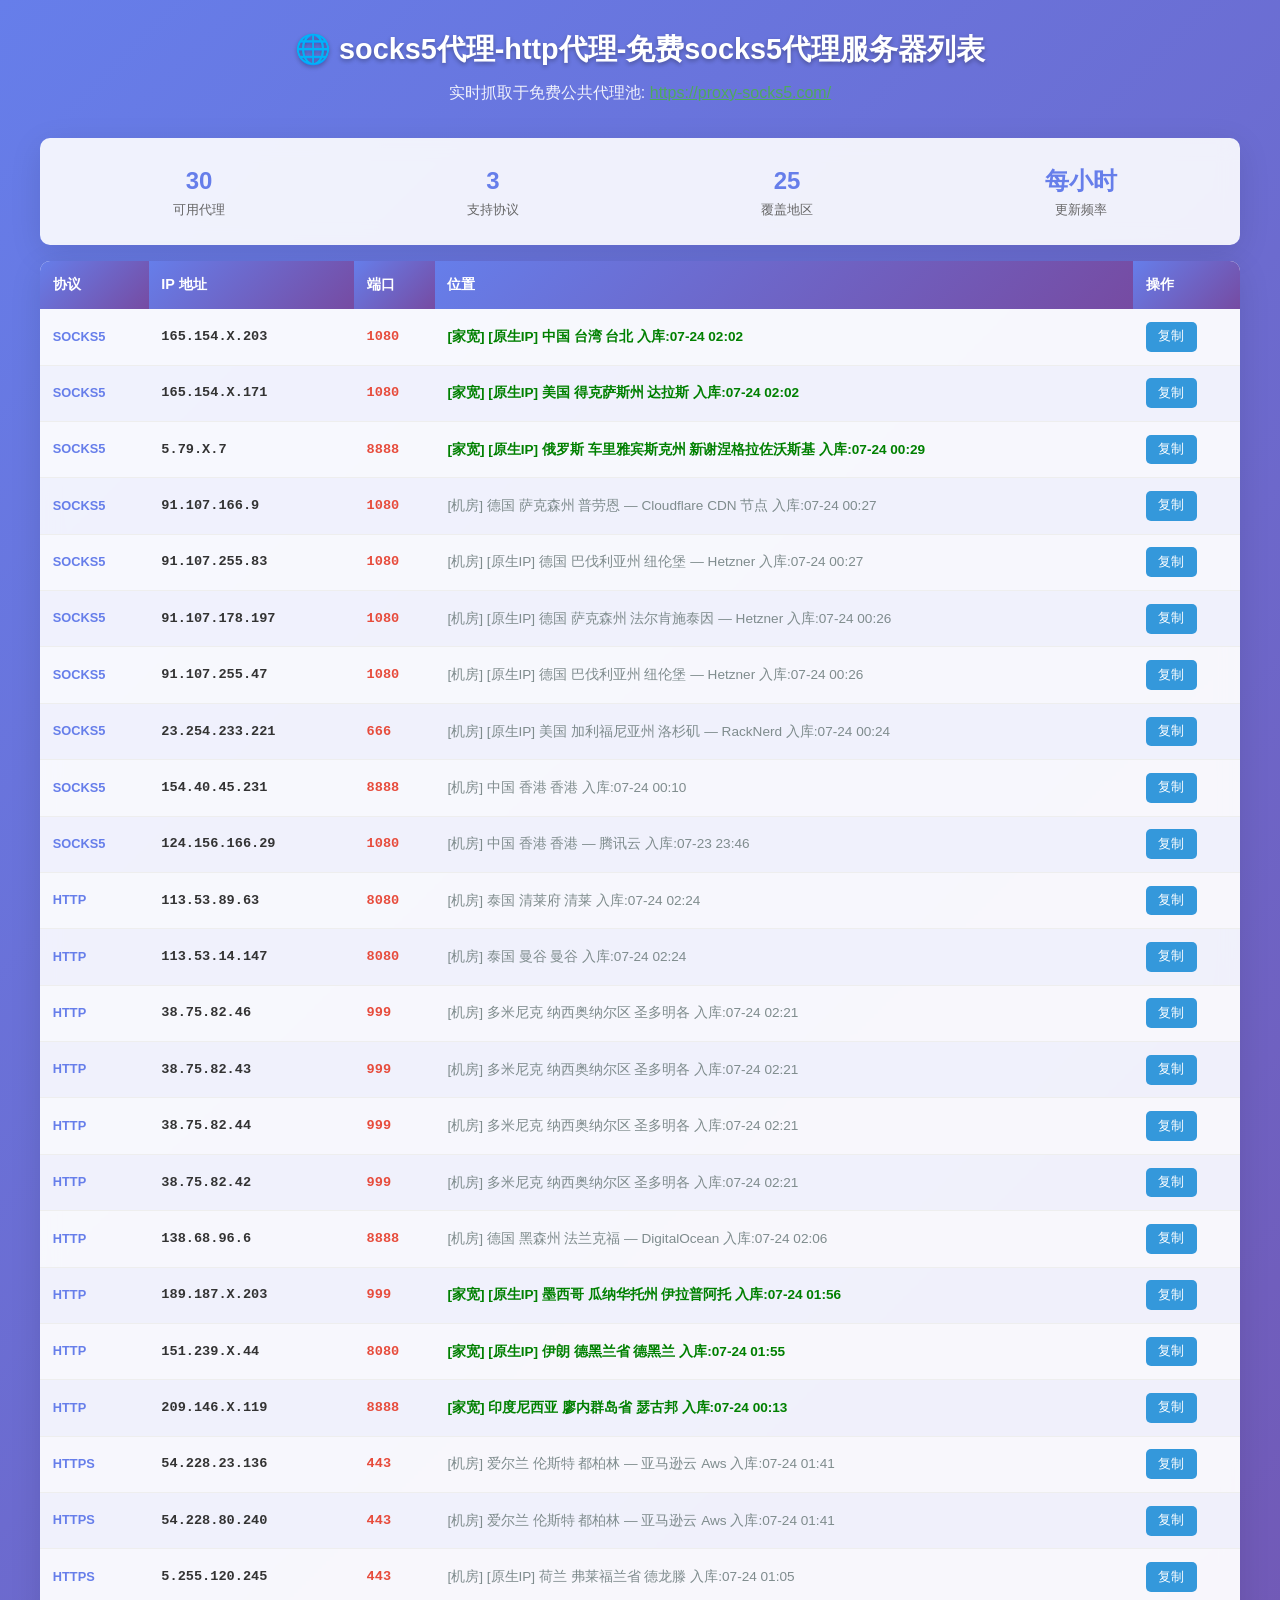
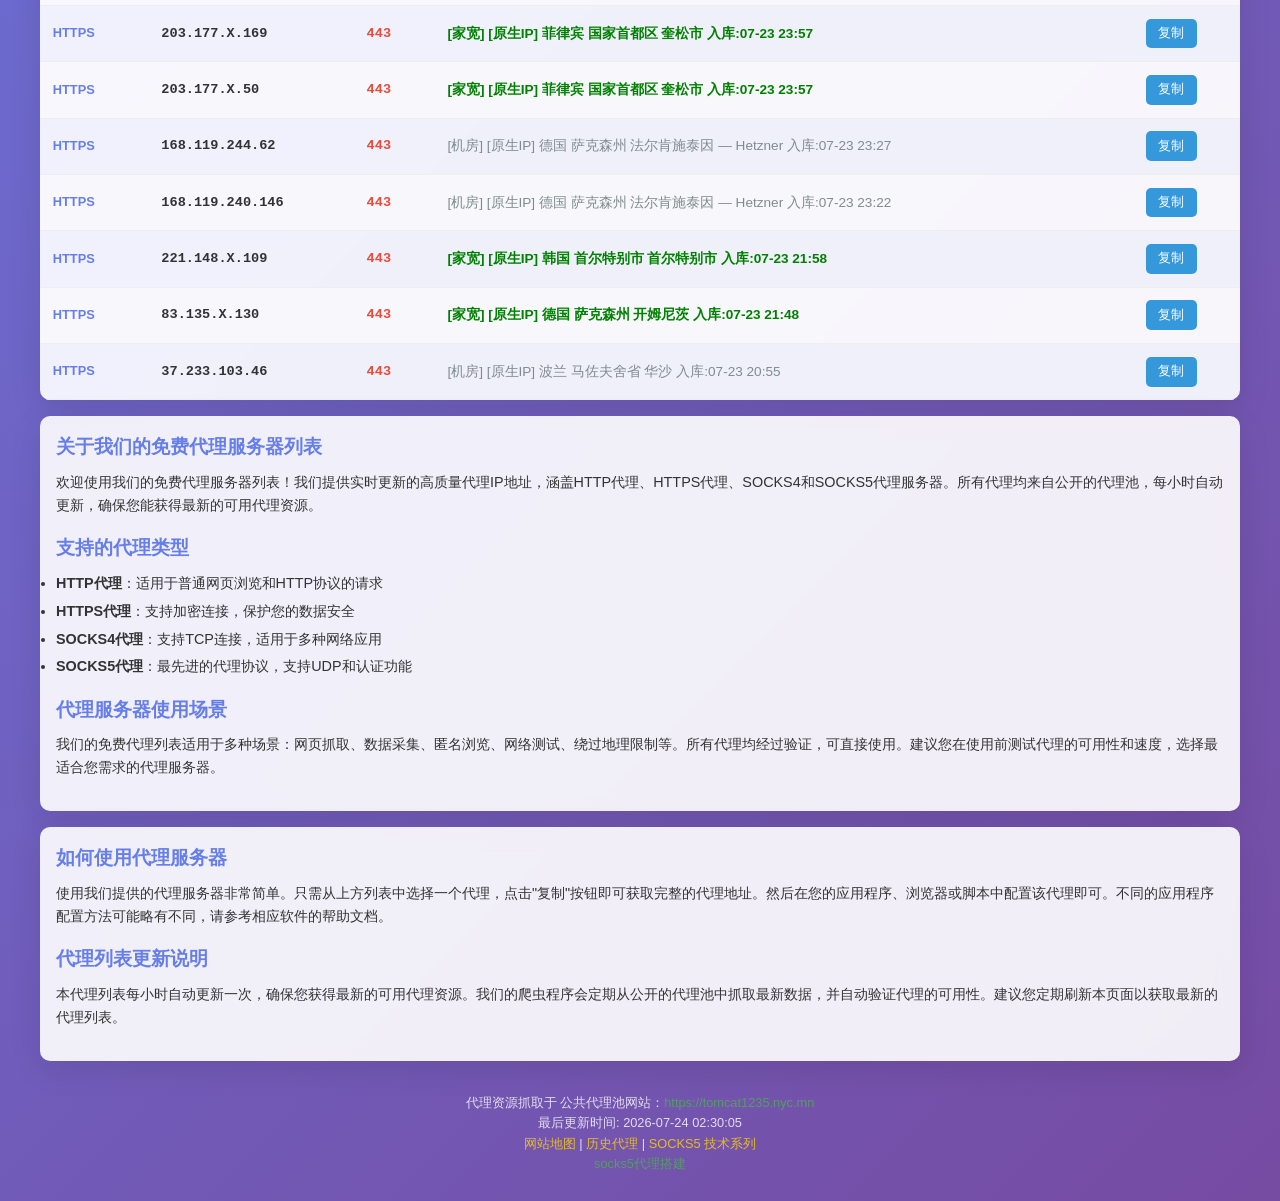
<file: index.html>
<!DOCTYPE html>
<html lang="zh-CN">
<head>
    <!-- 基础 Meta 标签 -->
    <meta charset="UTF-8">
    <meta name="viewport" content="width=device-width, initial-scale=1.0, maximum-scale=1.0, user-scalable=no">
    <meta http-equiv="X-UA-Compatible" content="IE=edge">
    
    <!-- SEO Meta 标签 -->
    <title>socks5代理-http代理-免费socks5代理服务器列表</title>
    <meta name="description" content="提供实时更新的免费HTTP、HTTPS、SOCKS4、SOCKS5代理服务器列表，覆盖全球多个国家和地区 覆盖全球25个国家和地区，30个可用代理IP，每小时更新，完全免费使用。">
    <meta name="keywords" content="免费代理,免费socks5代理代,理服务器,HTTP代理,HTTPS代理,SOCKS代理,SOCKS5,代理IP,代理列表,免费代理IP,高匿代理,匿名代理">
    <meta name="author" content="Free Proxy List">
    <meta name="robots" content="index, follow">
    <meta name="googlebot" content="index, follow">
    <meta name="bingbot" content="index, follow">
    
    <!-- Open Graph 标签 (社交媒体分享) -->
    <meta property="og:title" content="socks5代理-http代理-免费socks5代理服务器列表">
    <meta property="og:description" content="提供30个实时更新的免费代理服务器，提供实时更新的免费HTTP、HTTPS、SOCKS4、SOCKS5代理服务器列表，覆盖全球多个国家和地区">
    <meta property="og:type" content="website">
    <meta property="og:url" content="https://socks5-proxy.github.io">
    <meta property="og:image" content="https://socks5-proxy.github.io/proxy-list-preview.jpg">
    <meta property="og:locale" content="zh_CN">
    <meta property="og:site_name" content="socks5代理-http代理-免费socks5代理服务器列表">
    
    <!-- Twitter Card 标签 -->
    <meta name="twitter:card" content="summary_large_image">
    <meta name="twitter:title" content="socks5代理-http代理-免费socks5代理服务器列表">
    <meta name="twitter:description" content="提供实时更新的免费HTTP、HTTPS、SOCKS4、SOCKS5代理服务器列表，覆盖全球多个国家和地区">
    <meta name="twitter:image" content="https://socks5-proxy.github.io/proxy-list-preview.jpg">
    
    <!-- 其他 SEO 标签 -->
    <meta name="language" content="Chinese">
    <meta name="revisit-after" content="1 hours">
    <meta name="distribution" content="global">
    <meta name="rating" content="general">
    <link rel="canonical" href="https://socks5-proxy.github.io/">
    
    <!-- 结构化数据 (JSON-LD) -->
    <script type="application/ld+json">
{
  "@context": "https://schema.org",
  "@type": "WebSite",
  "description": "提供实时更新的免费HTTP、HTTPS、SOCKS4、SOCKS5代理服务器列表，覆盖全球多个国家和地区",
  "name": "socks5代理-http代理-免费socks5代理服务器列表",
  "potentialAction": {
    "@type": "SearchAction",
    "query-input": "required name=search_term_string",
    "target": "https://socks5-proxy.github.io/?q={search_term_string}"
  },
  "url": "https://socks5-proxy.github.io"
}
    </script>
    
    <!-- Favicon -->
    <link rel="icon" type="image/x-icon" href="/favicon.ico">
    <link rel="apple-touch-icon" sizes="180x180" href="/apple-touch-icon.png">
    
    <style>
        * {
            margin: 0;
            padding: 0;
            box-sizing: border-box;
        }
        
        body {
            font-family: -apple-system, BlinkMacSystemFont, 'Segoe UI', Roboto, Oxygen, Ubuntu, Cantarell, 'Open Sans', 'Helvetica Neue', sans-serif;
            background: linear-gradient(135deg, #667eea 0%, #764ba2 100%);
            color: #333;
            line-height: 1.6;
            padding: 10px;
        }
        
        .container {
            max-width: 1200px;
            margin: 0 auto;
        }
        
        header {
            text-align: center;
            padding: 1rem 0;
            color: white;
            animation: fadeInDown 1s ease;
        }
        
        h1 {
            font-size: 1.8rem;
            margin-bottom: 0.5rem;
            text-shadow: 0 2px 4px rgba(0,0,0,0.3);
        }
        
        .subtitle {
            font-size: 1rem;
            opacity: 0.9;
        }
        .subtitle a { color: #4CAF50; }
        
        .stats {
            background: rgba(255, 255, 255, 0.9);
            border-radius: 10px;
            padding: 1rem;
            margin: 1rem 0;
            box-shadow: 0 8px 32px rgba(0,0,0,0.1);
            backdrop-filter: blur(10px);
            animation: fadeInUp 1s ease;
        }
        
        .stats-grid {
            display: grid;
            grid-template-columns: repeat(auto-fit, minmax(150px, 1fr));
            gap: 0.5rem;
            text-align: center;
        }
        
        .stat-item {
            padding: 0.5rem;
        }
        
        .stat-number {
            font-size: 1.5rem;
            font-weight: bold;
            color: #667eea;
        }
        
        .stat-label {
            font-size: 0.8rem;
            color: #666;
        }
        
        .proxy-table {
            background: rgba(255, 255, 255, 0.95);
            border-radius: 10px;
            overflow: hidden;
            box-shadow: 0 8px 32px rgba(0,0,0,0.1);
            backdrop-filter: blur(10px);
            animation: fadeIn 1.5s ease;
            margin-bottom: 1rem;
        }
        
        table {
            width: 100%;
            border-collapse: collapse;
        }
        
        th {
            background: linear-gradient(135deg, #667eea 0%, #764ba2 100%);
            color: white;
            padding: 0.8rem;
            text-align: left;
            font-weight: 600;
            font-size: 0.9rem;
        }
        
        tr:nth-child(even) {
            background-color: rgba(102, 126, 234, 0.05);
        }
        
        td {
            padding: 0.8rem;
            border-bottom: 1px solid #eee;
            font-size: 0.9rem;
        }
        
        .protocol {
            font-weight: bold;
            color: #667eea;
            text-transform: uppercase;
            font-size: 0.8rem;
        }
        
        .ip {
            font-family: 'Courier New', monospace;
            font-weight: bold;
            font-size: 0.85rem;
        }
        
        .port {
            font-family: 'Courier New', monospace;
            color: #e74c3c;
            font-weight: bold;
            font-size: 0.85rem;
        }
        
        .location {
            color: #7f8c8d;
            font-size: 0.85rem;
        }
        
        .copy-btn {
            background: #3498db;
            color: white;
            border: none;
            padding: 0.4rem 0.8rem;
            border-radius: 5px;
            cursor: pointer;
            font-size: 0.8rem;
            transition: all 0.3s ease;
            white-space: nowrap;
        }
        
        .copy-btn:hover {
            background: #2980b9;
            transform: translateY(-2px);
        }
        
        .copy-btn.copied {
            background: #27ae60;
        }
        
        .footer {
            text-align: center;
            color: white;
            padding: 1rem;
            font-size: 0.8rem;
            opacity: 0.8;
            margin-top: 1rem;
        }
        
        .footer a {
            color: #FFD700;
            text-decoration: none;
        }
        
        .footer a:hover {
            text-decoration: underline;
        }
        
        #copy-notification {
            position: fixed;
            top: 20px;
            right: 20px;
            background: #27ae60;
            color: white;
            padding: 1rem 2rem;
            border-radius: 5px;
            box-shadow: 0 4px 12px rgba(0,0,0,0.15);
            font-weight: bold;
            z-index: 1000;
            opacity: 0;
            transform: translateY(-20px);
            transition: all 0.3s ease;
        }
        
        #copy-notification.show {
            opacity: 1;
            transform: translateY(0);
        }
        
        .seo-content {
            background: rgba(255, 255, 255, 0.9);
            border-radius: 10px;
            padding: 1rem;
            margin: 1rem 0;
            box-shadow: 0 8px 32px rgba(0,0,0,0.1);
            backdrop-filter: blur(10px);
        }
        
        .seo-content h2 {
            color: #667eea;
            font-size: 1.2rem;
            margin-bottom: 0.5rem;
        }
        
        .seo-content p, .seo-content ul {
            font-size: 0.9rem;
            margin-bottom: 1rem;
        }
        
        .seo-content li {
            margin-bottom: 0.3rem;
        }
        
        @keyframes fadeIn {
            from { opacity: 0; }
            to { opacity: 1; }
        }
        
        @keyframes fadeInDown {
            from {
                opacity: 0;
                transform: translateY(-30px);
            }
            to {
                opacity: 1;
                transform: translateY(0);
            }
        }
        
        @keyframes fadeInUp {
            from {
                opacity: 0;
                transform: translateY(30px);
            }
            to {
                opacity: 1;
                transform: translateY(0);
            }
        }
        
        /* 移动端优化 */
        @media (max-width: 768px) {
            body {
                padding: 5px;
            }
            
            .container {
                padding: 0 5px;
            }
            
            h1 {
                font-size: 1.5rem;
            }
            
            .subtitle {
                font-size: 0.9rem;
            }
            
            .stats {
                padding: 0.8rem;
            }
            
            .stats-grid {
                grid-template-columns: 1fr 1fr;
                gap: 0.5rem;
            }
            
            .stat-item {
                padding: 0.4rem;
            }
            
            .stat-number {
                font-size: 1.2rem;
            }
            
            .stat-label {
                font-size: 0.7rem;
            }
            
            th, td {
                padding: 0.5rem;
                font-size: 0.8rem;
            }
            
            .proxy-table {
                overflow-x: auto;
                margin-bottom: 1rem;
            }
            
            table {
                min-width: 600px;
            }
            
            .ip, .port, .location {
                font-size: 0.75rem;
            }
            
            .copy-btn {
                padding: 0.3rem 0.6rem;
                font-size: 0.7rem;
            }
            
            .footer {
                padding: 0.8rem;
                font-size: 0.7rem;
            }
            
            .seo-content {
                padding: 0.8rem;
            }
            
            .seo-content h2 {
                font-size: 1rem;
            }
            
            .seo-content p, .seo-content ul {
                font-size: 0.8rem;
            }
        }
        
        @media (max-width: 480px) {
            h1 {
                font-size: 1.3rem;
            }
            
            .stats-grid {
                grid-template-columns: 1fr;
            }
            
            th, td {
                padding: 0.4rem;
                font-size: 0.7rem;
            }
            
            .ip, .port, .location {
                font-size: 0.7rem;
            }
            
            .copy-btn {
                padding: 0.2rem 0.5rem;
                font-size: 0.65rem;
            }
        }
    </style>
</head>
<body>
    <div class="container">
        <header>
            <h1>🌐 socks5代理-http代理-免费socks5代理服务器列表</h1>
            <p class="subtitle">实时抓取于免费公共代理池: <a href="https://proxy-socks5.com/" target="_blank" rel="nofollow noopener">https://proxy-socks5.com/</a></p>
        </header>
        
        <div class="stats">
            <div class="stats-grid">
                <div class="stat-item">
                    <div class="stat-number">30</div>
                    <div class="stat-label">可用代理</div>
                </div>
                <div class="stat-item">
                    <div class="stat-number">3</div>
                    <div class="stat-label">支持协议</div>
                </div>
                <div class="stat-item">
                    <div class="stat-number">25</div>
                    <div class="stat-label">覆盖地区</div>
                </div>
                <div class="stat-item">
                    <div class="stat-number">每小时</div>
                    <div class="stat-label">更新频率</div>
                </div>
            </div>
        </div>
        
        <div class="proxy-table">
            <table>
                <thead>
                    <tr>
                        <th>协议</th>
                        <th>IP 地址</th>
                        <th>端口</th>
                        <th>位置</th>
                        <th>操作</th>
                    </tr>
                </thead>
                <tbody>
                    
                    <tr>
                        <td class="protocol">socks5</td>
                        <td class="ip">165.154.X.203</td>
                        <td class="port">1080</td>
                        <td class="location" style="color: green; font-weight: bold;">[家宽] [原生IP] 中国 台湾 台北 入库:07-24 02:02</td>
                        <td><button class="copy-btn" onclick="copyProxy(this, 'socks5://165.154.X.203:1080 [[家宽] [原生IP] 中国 台湾 台北 入库:07-24 02:02]')">复制</button></td>
                    </tr>
                    
                    <tr>
                        <td class="protocol">socks5</td>
                        <td class="ip">165.154.X.171</td>
                        <td class="port">1080</td>
                        <td class="location" style="color: green; font-weight: bold;">[家宽] [原生IP] 美国 得克萨斯州 达拉斯 入库:07-24 02:02</td>
                        <td><button class="copy-btn" onclick="copyProxy(this, 'socks5://165.154.X.171:1080 [[家宽] [原生IP] 美国 得克萨斯州 达拉斯 入库:07-24 02:02]')">复制</button></td>
                    </tr>
                    
                    <tr>
                        <td class="protocol">socks5</td>
                        <td class="ip">5.79.X.7</td>
                        <td class="port">8888</td>
                        <td class="location" style="color: green; font-weight: bold;">[家宽] [原生IP] 俄罗斯 车里雅宾斯克州 新谢涅格拉佐沃斯基 入库:07-24 00:29</td>
                        <td><button class="copy-btn" onclick="copyProxy(this, 'socks5://5.79.X.7:8888 [[家宽] [原生IP] 俄罗斯 车里雅宾斯克州 新谢涅格拉佐沃斯基 入库:07-24 00:29]')">复制</button></td>
                    </tr>
                    
                    <tr>
                        <td class="protocol">socks5</td>
                        <td class="ip">91.107.166.9</td>
                        <td class="port">1080</td>
                        <td class="location">[机房] 德国 萨克森州 普劳恩 — Cloudflare CDN 节点 入库:07-24 00:27</td>
                        <td><button class="copy-btn" onclick="copyProxy(this, 'socks5://91.107.166.9:1080 [[机房] 德国 萨克森州 普劳恩 — Cloudflare CDN 节点 入库:07-24 00:27]')">复制</button></td>
                    </tr>
                    
                    <tr>
                        <td class="protocol">socks5</td>
                        <td class="ip">91.107.255.83</td>
                        <td class="port">1080</td>
                        <td class="location">[机房] [原生IP] 德国 巴伐利亚州 纽伦堡 — Hetzner 入库:07-24 00:27</td>
                        <td><button class="copy-btn" onclick="copyProxy(this, 'socks5://91.107.255.83:1080 [[机房] [原生IP] 德国 巴伐利亚州 纽伦堡 — Hetzner 入库:07-24 00:27]')">复制</button></td>
                    </tr>
                    
                    <tr>
                        <td class="protocol">socks5</td>
                        <td class="ip">91.107.178.197</td>
                        <td class="port">1080</td>
                        <td class="location">[机房] [原生IP] 德国 萨克森州 法尔肯施泰因 — Hetzner 入库:07-24 00:26</td>
                        <td><button class="copy-btn" onclick="copyProxy(this, 'socks5://91.107.178.197:1080 [[机房] [原生IP] 德国 萨克森州 法尔肯施泰因 — Hetzner 入库:07-24 00:26]')">复制</button></td>
                    </tr>
                    
                    <tr>
                        <td class="protocol">socks5</td>
                        <td class="ip">91.107.255.47</td>
                        <td class="port">1080</td>
                        <td class="location">[机房] [原生IP] 德国 巴伐利亚州 纽伦堡 — Hetzner 入库:07-24 00:26</td>
                        <td><button class="copy-btn" onclick="copyProxy(this, 'socks5://91.107.255.47:1080 [[机房] [原生IP] 德国 巴伐利亚州 纽伦堡 — Hetzner 入库:07-24 00:26]')">复制</button></td>
                    </tr>
                    
                    <tr>
                        <td class="protocol">socks5</td>
                        <td class="ip">23.254.233.221</td>
                        <td class="port">666</td>
                        <td class="location">[机房] [原生IP] 美国 加利福尼亚州 洛杉矶 — RackNerd 入库:07-24 00:24</td>
                        <td><button class="copy-btn" onclick="copyProxy(this, 'socks5://23.254.233.221:666 [[机房] [原生IP] 美国 加利福尼亚州 洛杉矶 — RackNerd 入库:07-24 00:24]')">复制</button></td>
                    </tr>
                    
                    <tr>
                        <td class="protocol">socks5</td>
                        <td class="ip">154.40.45.231</td>
                        <td class="port">8888</td>
                        <td class="location">[机房] 中国 香港 香港 入库:07-24 00:10</td>
                        <td><button class="copy-btn" onclick="copyProxy(this, 'socks5://154.40.45.231:8888 [[机房] 中国 香港 香港 入库:07-24 00:10]')">复制</button></td>
                    </tr>
                    
                    <tr>
                        <td class="protocol">socks5</td>
                        <td class="ip">124.156.166.29</td>
                        <td class="port">1080</td>
                        <td class="location">[机房] 中国 香港 香港 — 腾讯云 入库:07-23 23:46</td>
                        <td><button class="copy-btn" onclick="copyProxy(this, 'socks5://124.156.166.29:1080 [[机房] 中国 香港 香港 — 腾讯云 入库:07-23 23:46]')">复制</button></td>
                    </tr>
                    
                    <tr>
                        <td class="protocol">http</td>
                        <td class="ip">113.53.89.63</td>
                        <td class="port">8080</td>
                        <td class="location">[机房] 泰国 清莱府 清莱 入库:07-24 02:24</td>
                        <td><button class="copy-btn" onclick="copyProxy(this, 'http://113.53.89.63:8080 [[机房] 泰国 清莱府 清莱 入库:07-24 02:24]')">复制</button></td>
                    </tr>
                    
                    <tr>
                        <td class="protocol">http</td>
                        <td class="ip">113.53.14.147</td>
                        <td class="port">8080</td>
                        <td class="location">[机房] 泰国 曼谷 曼谷 入库:07-24 02:24</td>
                        <td><button class="copy-btn" onclick="copyProxy(this, 'http://113.53.14.147:8080 [[机房] 泰国 曼谷 曼谷 入库:07-24 02:24]')">复制</button></td>
                    </tr>
                    
                    <tr>
                        <td class="protocol">http</td>
                        <td class="ip">38.75.82.46</td>
                        <td class="port">999</td>
                        <td class="location">[机房] 多米尼克 纳西奥纳尔区 圣多明各 入库:07-24 02:21</td>
                        <td><button class="copy-btn" onclick="copyProxy(this, 'http://38.75.82.46:999 [[机房] 多米尼克 纳西奥纳尔区 圣多明各 入库:07-24 02:21]')">复制</button></td>
                    </tr>
                    
                    <tr>
                        <td class="protocol">http</td>
                        <td class="ip">38.75.82.43</td>
                        <td class="port">999</td>
                        <td class="location">[机房] 多米尼克 纳西奥纳尔区 圣多明各 入库:07-24 02:21</td>
                        <td><button class="copy-btn" onclick="copyProxy(this, 'http://38.75.82.43:999 [[机房] 多米尼克 纳西奥纳尔区 圣多明各 入库:07-24 02:21]')">复制</button></td>
                    </tr>
                    
                    <tr>
                        <td class="protocol">http</td>
                        <td class="ip">38.75.82.44</td>
                        <td class="port">999</td>
                        <td class="location">[机房] 多米尼克 纳西奥纳尔区 圣多明各 入库:07-24 02:21</td>
                        <td><button class="copy-btn" onclick="copyProxy(this, 'http://38.75.82.44:999 [[机房] 多米尼克 纳西奥纳尔区 圣多明各 入库:07-24 02:21]')">复制</button></td>
                    </tr>
                    
                    <tr>
                        <td class="protocol">http</td>
                        <td class="ip">38.75.82.42</td>
                        <td class="port">999</td>
                        <td class="location">[机房] 多米尼克 纳西奥纳尔区 圣多明各 入库:07-24 02:21</td>
                        <td><button class="copy-btn" onclick="copyProxy(this, 'http://38.75.82.42:999 [[机房] 多米尼克 纳西奥纳尔区 圣多明各 入库:07-24 02:21]')">复制</button></td>
                    </tr>
                    
                    <tr>
                        <td class="protocol">http</td>
                        <td class="ip">138.68.96.6</td>
                        <td class="port">8888</td>
                        <td class="location">[机房] 德国 黑森州 法兰克福 — DigitalOcean 入库:07-24 02:06</td>
                        <td><button class="copy-btn" onclick="copyProxy(this, 'http://138.68.96.6:8888 [[机房] 德国 黑森州 法兰克福 — DigitalOcean 入库:07-24 02:06]')">复制</button></td>
                    </tr>
                    
                    <tr>
                        <td class="protocol">http</td>
                        <td class="ip">189.187.X.203</td>
                        <td class="port">999</td>
                        <td class="location" style="color: green; font-weight: bold;">[家宽] [原生IP] 墨西哥 瓜纳华托州 伊拉普阿托 入库:07-24 01:56</td>
                        <td><button class="copy-btn" onclick="copyProxy(this, 'http://189.187.X.203:999 [[家宽] [原生IP] 墨西哥 瓜纳华托州 伊拉普阿托 入库:07-24 01:56]')">复制</button></td>
                    </tr>
                    
                    <tr>
                        <td class="protocol">http</td>
                        <td class="ip">151.239.X.44</td>
                        <td class="port">8080</td>
                        <td class="location" style="color: green; font-weight: bold;">[家宽] [原生IP] 伊朗 德黑兰省 德黑兰 入库:07-24 01:55</td>
                        <td><button class="copy-btn" onclick="copyProxy(this, 'http://151.239.X.44:8080 [[家宽] [原生IP] 伊朗 德黑兰省 德黑兰 入库:07-24 01:55]')">复制</button></td>
                    </tr>
                    
                    <tr>
                        <td class="protocol">http</td>
                        <td class="ip">209.146.X.119</td>
                        <td class="port">8888</td>
                        <td class="location" style="color: green; font-weight: bold;">[家宽] 印度尼西亚 廖内群岛省 瑟古邦 入库:07-24 00:13</td>
                        <td><button class="copy-btn" onclick="copyProxy(this, 'http://209.146.X.119:8888 [[家宽] 印度尼西亚 廖内群岛省 瑟古邦 入库:07-24 00:13]')">复制</button></td>
                    </tr>
                    
                    <tr>
                        <td class="protocol">https</td>
                        <td class="ip">54.228.23.136</td>
                        <td class="port">443</td>
                        <td class="location">[机房] 爱尔兰 伦斯特 都柏林 — 亚马逊云 Aws 入库:07-24 01:41</td>
                        <td><button class="copy-btn" onclick="copyProxy(this, 'https://54.228.23.136:443 [[机房] 爱尔兰 伦斯特 都柏林 — 亚马逊云 Aws 入库:07-24 01:41]')">复制</button></td>
                    </tr>
                    
                    <tr>
                        <td class="protocol">https</td>
                        <td class="ip">54.228.80.240</td>
                        <td class="port">443</td>
                        <td class="location">[机房] 爱尔兰 伦斯特 都柏林 — 亚马逊云 Aws 入库:07-24 01:41</td>
                        <td><button class="copy-btn" onclick="copyProxy(this, 'https://54.228.80.240:443 [[机房] 爱尔兰 伦斯特 都柏林 — 亚马逊云 Aws 入库:07-24 01:41]')">复制</button></td>
                    </tr>
                    
                    <tr>
                        <td class="protocol">https</td>
                        <td class="ip">5.255.120.245</td>
                        <td class="port">443</td>
                        <td class="location">[机房] [原生IP] 荷兰 弗莱福兰省 德龙滕 入库:07-24 01:05</td>
                        <td><button class="copy-btn" onclick="copyProxy(this, 'https://5.255.120.245:443 [[机房] [原生IP] 荷兰 弗莱福兰省 德龙滕 入库:07-24 01:05]')">复制</button></td>
                    </tr>
                    
                    <tr>
                        <td class="protocol">https</td>
                        <td class="ip">203.177.X.169</td>
                        <td class="port">443</td>
                        <td class="location" style="color: green; font-weight: bold;">[家宽] [原生IP] 菲律宾 国家首都区 奎松市 入库:07-23 23:57</td>
                        <td><button class="copy-btn" onclick="copyProxy(this, 'https://203.177.X.169:443 [[家宽] [原生IP] 菲律宾 国家首都区 奎松市 入库:07-23 23:57]')">复制</button></td>
                    </tr>
                    
                    <tr>
                        <td class="protocol">https</td>
                        <td class="ip">203.177.X.50</td>
                        <td class="port">443</td>
                        <td class="location" style="color: green; font-weight: bold;">[家宽] [原生IP] 菲律宾 国家首都区 奎松市 入库:07-23 23:57</td>
                        <td><button class="copy-btn" onclick="copyProxy(this, 'https://203.177.X.50:443 [[家宽] [原生IP] 菲律宾 国家首都区 奎松市 入库:07-23 23:57]')">复制</button></td>
                    </tr>
                    
                    <tr>
                        <td class="protocol">https</td>
                        <td class="ip">168.119.244.62</td>
                        <td class="port">443</td>
                        <td class="location">[机房] [原生IP] 德国 萨克森州 法尔肯施泰因 — Hetzner 入库:07-23 23:27</td>
                        <td><button class="copy-btn" onclick="copyProxy(this, 'https://168.119.244.62:443 [[机房] [原生IP] 德国 萨克森州 法尔肯施泰因 — Hetzner 入库:07-23 23:27]')">复制</button></td>
                    </tr>
                    
                    <tr>
                        <td class="protocol">https</td>
                        <td class="ip">168.119.240.146</td>
                        <td class="port">443</td>
                        <td class="location">[机房] [原生IP] 德国 萨克森州 法尔肯施泰因 — Hetzner 入库:07-23 23:22</td>
                        <td><button class="copy-btn" onclick="copyProxy(this, 'https://168.119.240.146:443 [[机房] [原生IP] 德国 萨克森州 法尔肯施泰因 — Hetzner 入库:07-23 23:22]')">复制</button></td>
                    </tr>
                    
                    <tr>
                        <td class="protocol">https</td>
                        <td class="ip">221.148.X.109</td>
                        <td class="port">443</td>
                        <td class="location" style="color: green; font-weight: bold;">[家宽] [原生IP] 韩国 首尔特别市 首尔特别市 入库:07-23 21:58</td>
                        <td><button class="copy-btn" onclick="copyProxy(this, 'https://221.148.X.109:443 [[家宽] [原生IP] 韩国 首尔特别市 首尔特别市 入库:07-23 21:58]')">复制</button></td>
                    </tr>
                    
                    <tr>
                        <td class="protocol">https</td>
                        <td class="ip">83.135.X.130</td>
                        <td class="port">443</td>
                        <td class="location" style="color: green; font-weight: bold;">[家宽] [原生IP] 德国 萨克森州 开姆尼茨 入库:07-23 21:48</td>
                        <td><button class="copy-btn" onclick="copyProxy(this, 'https://83.135.X.130:443 [[家宽] [原生IP] 德国 萨克森州 开姆尼茨 入库:07-23 21:48]')">复制</button></td>
                    </tr>
                    
                    <tr>
                        <td class="protocol">https</td>
                        <td class="ip">37.233.103.46</td>
                        <td class="port">443</td>
                        <td class="location">[机房] [原生IP] 波兰 马佐夫舍省 华沙 入库:07-23 20:55</td>
                        <td><button class="copy-btn" onclick="copyProxy(this, 'https://37.233.103.46:443 [[机房] [原生IP] 波兰 马佐夫舍省 华沙 入库:07-23 20:55]')">复制</button></td>
                    </tr>
                    
                </tbody>
            </table>
        </div>
        
        <!-- SEO 优化内容 - 移至底部 -->
        <div class="seo-content">
            <h2>关于我们的免费代理服务器列表</h2>
            <p>欢迎使用我们的免费代理服务器列表！我们提供实时更新的高质量代理IP地址，涵盖HTTP代理、HTTPS代理、SOCKS4和SOCKS5代理服务器。所有代理均来自公开的代理池，每小时自动更新，确保您能获得最新的可用代理资源。</p>
            
            <h2>支持的代理类型</h2>
            <ul>
                <li><strong>HTTP代理</strong>：适用于普通网页浏览和HTTP协议的请求</li>
                <li><strong>HTTPS代理</strong>：支持加密连接，保护您的数据安全</li>
                <li><strong>SOCKS4代理</strong>：支持TCP连接，适用于多种网络应用</li>
                <li><strong>SOCKS5代理</strong>：最先进的代理协议，支持UDP和认证功能</li>
            </ul>
            
            <h2>代理服务器使用场景</h2>
            <p>我们的免费代理列表适用于多种场景：网页抓取、数据采集、匿名浏览、网络测试、绕过地理限制等。所有代理均经过验证，可直接使用。建议您在使用前测试代理的可用性和速度，选择最适合您需求的代理服务器。</p>
        </div>
        
        <!-- 额外的 SEO 内容 -->
        <div class="seo-content">
            <h2>如何使用代理服务器</h2>
            <p>使用我们提供的代理服务器非常简单。只需从上方列表中选择一个代理，点击"复制"按钮即可获取完整的代理地址。然后在您的应用程序、浏览器或脚本中配置该代理即可。不同的应用程序配置方法可能略有不同，请参考相应软件的帮助文档。</p>
            
            <h2>代理列表更新说明</h2>
            <p>本代理列表每小时自动更新一次，确保您获得最新的可用代理资源。我们的爬虫程序会定期从公开的代理池中抓取最新数据，并自动验证代理的可用性。建议您定期刷新本页面以获取最新的代理列表。</p>
        </div>
        
        <div class="footer">
            代理资源抓取于 公共代理池网站：<a href="https://tomcat1235.nyc.mn" target="_blank" rel="nofollow noopener" style="color:#4CAF50;">https://tomcat1235.nyc.mn</a><br>
            最后更新时间: <time datetime="2026-07-24T02:30:05+08:00">2026-07-24 02:30:05</time><br>
            <a href="/sitemap.xml">网站地图</a> | <a href="allproxy.html" target="_blank">历史代理</a> | <a href="/socks5/" target="_blank">SOCKS5 技术系列</a><br>
            <a href="https://moyercus.github.io/" target="_blank" style="color:#4CAF50;">socks5代理搭建</a>
        </div>
        
        <div id="copy-notification">已复制到剪贴板！</div>
    </div>
    
    <script>
        function copyProxy(button, proxy) {
            navigator.clipboard.writeText(proxy).then(function() {
                // 显示视觉反馈
                const originalText = button.textContent;
                button.textContent = '已复制';
                button.classList.add('copied');
                
                // 显示通知
                const notification = document.getElementById('copy-notification');
                notification.classList.add('show');
                
                // 3秒后恢复原状
                setTimeout(function() {
                    button.textContent = originalText;
                    button.classList.remove('copied');
                    notification.classList.remove('show');
                }, 3000);
            }).catch(function(err) {
                console.error('复制失败: ', err);
                alert('复制失败，请手动复制: ' + proxy);
            });
        }
        
        // 添加表格行的悬停效果
        document.addEventListener('DOMContentLoaded', function() {
            const rows = document.querySelectorAll('tbody tr');
            rows.forEach(row => {
                row.addEventListener('mouseenter', function() {
                    this.style.transform = 'scale(1.02)';
                    this.style.boxShadow = '0 4px 8px rgba(0,0,0,0.1)';
                    this.style.transition = 'all 0.3s ease';
                });
                
                row.addEventListener('mouseleave', function() {
                    this.style.transform = 'scale(1)';
                    this.style.boxShadow = 'none';
                });
            });
        });
    </script>
</body>
</html>
</file>
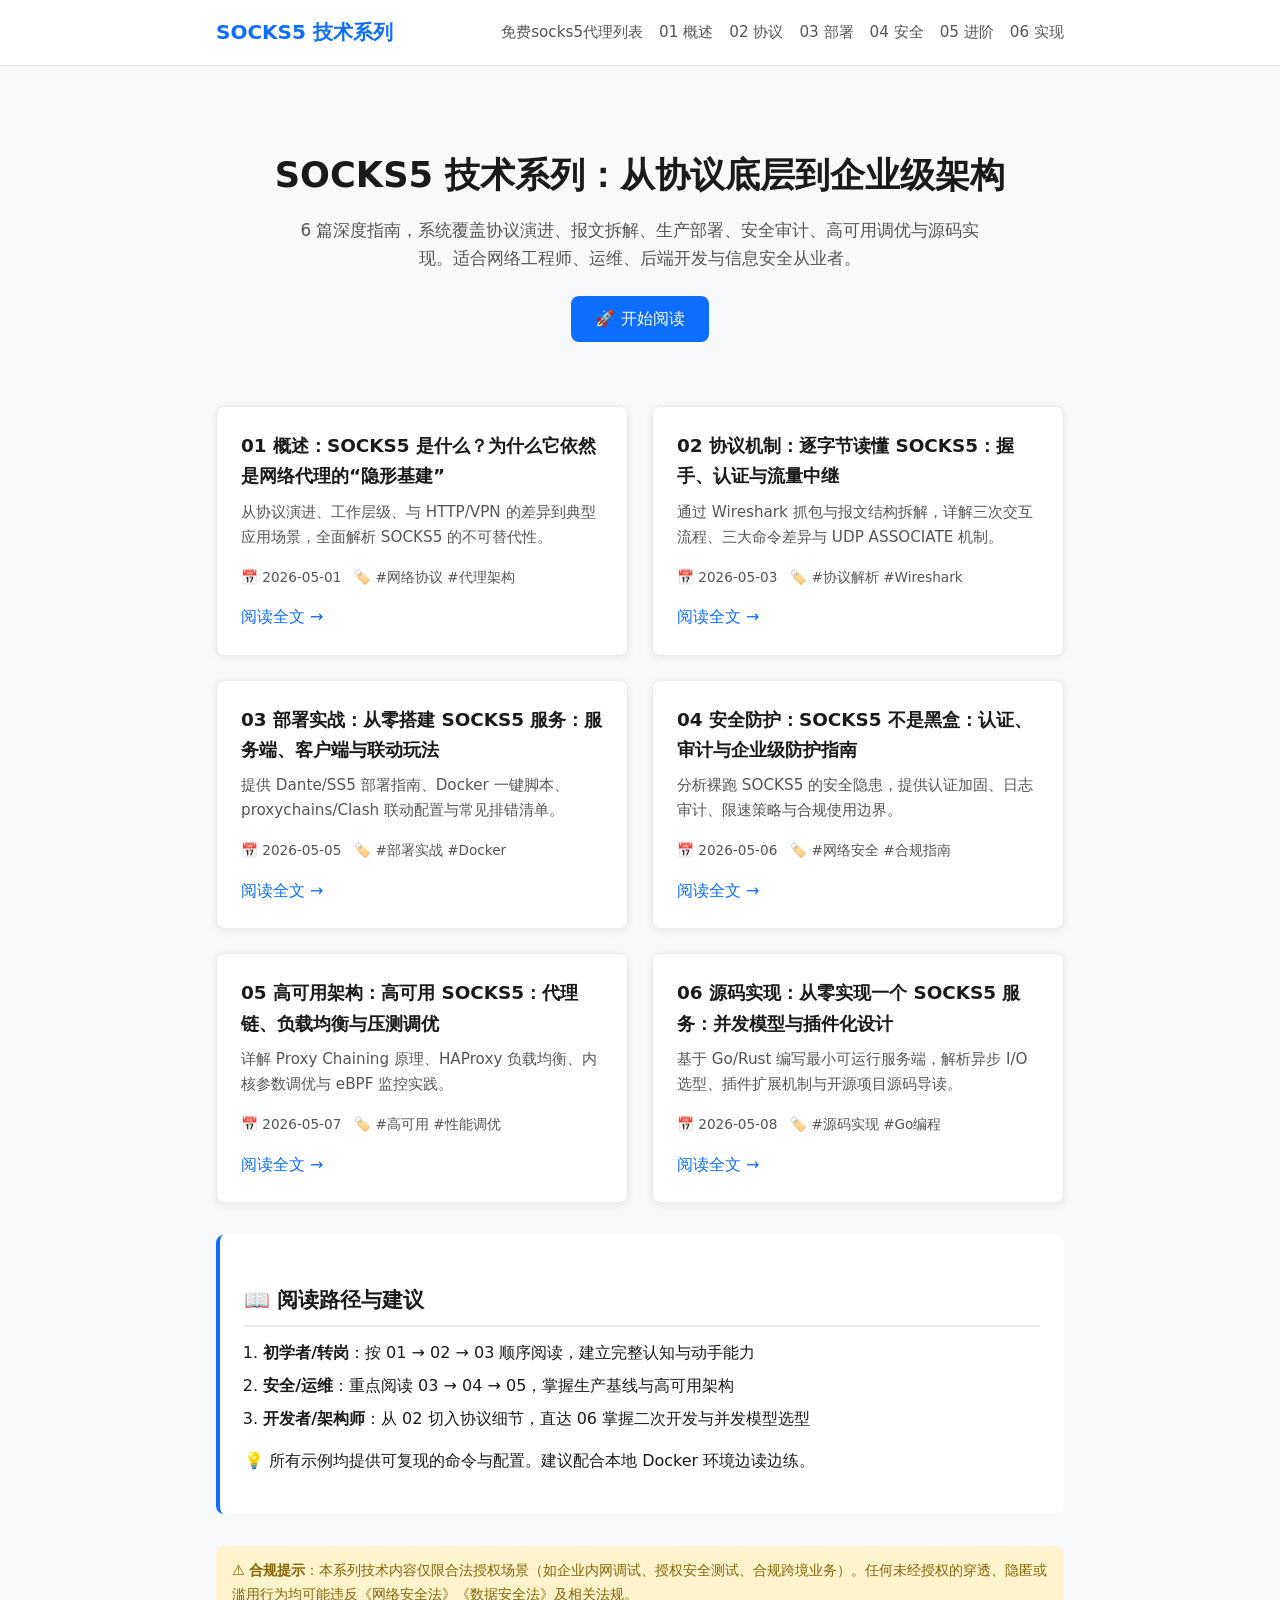
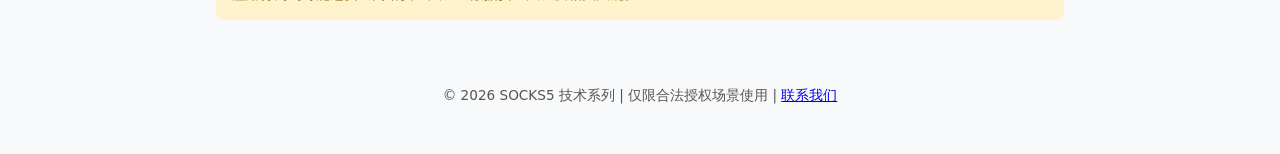
<file: socks5/index.html>
<!DOCTYPE html>
<html lang="zh-CN">
<head>
  <meta charset="UTF-8">
  <meta name="viewport" content="width=device-width, initial-scale=1.0">
  <title>搭建socks5代理 SOCKS5 技术系列：从协议底层到企业级架构 | 完整指南</title>
  <meta name="description" content="六篇深度技术文章，系统讲解 SOCKS5 协议原理、部署实战、安全合规、高可用架构与源码实现。适合运维、开发与安全工程师。">
  <meta name="keywords" content="SOCKS5系列, 代理协议, 网络架构, 高可用代理, 协议实现, 网络安全, 运维指南">
  <meta name="author" content="你的姓名/团队">
  <meta name="robots" content="index, follow">
  <link rel="canonical" href="https://socks5-proxy.github.io/socks5/">
  <link rel="sitemap" type="application/xml" title="Sitemap" href="https://socks5-proxy.github.io/sitemap.xml">

  <!-- Open Graph / Twitter -->
  <meta property="og:type" content="website">
  <meta property="og:title" content="SOCKS5 技术系列：从协议底层到企业级架构">
  <meta property="og:description" content="六篇深度技术文章，系统讲解 SOCKS5 协议原理、部署实战、安全合规、高可用架构与源码实现。">
  <meta property="og:url" content="https://socks5-proxy.github.io/socks5/">
  <meta property="og:site_name" content="SOCKS5 技术系列">
  <meta name="twitter:card" content="summary_large_image">
  <meta name="twitter:title" content="SOCKS5 技术系列：从协议底层到企业级架构">

  <!-- 结构化数据 JSON-LD (CollectionPage) -->
  <script type="application/ld+json">
  {
    "@context": "https://schema.org",
    "@type": "CollectionPage",
    "name": "SOCKS5 技术系列",
    "description": "系统讲解 SOCKS5 协议原理、部署实战、安全合规、高可用架构与源码实现的六篇技术指南。",
    "url": "https://socks5-proxy.github.io/socks5/",
    "hasPart": [
      { "@type": "Article", "name": "01 概述", "url": "https://socks5-proxy.github.io/socks5/01-overview.html" },
      { "@type": "Article", "name": "02 协议", "url": "https://socks5-proxy.github.io/socks5/02-protocol.html" },
      { "@type": "Article", "name": "03 部署", "url": "https://socks5-proxy.github.io/socks5/03-deployment.html" },
      { "@type": "Article", "name": "04 安全", "url": "https://socks5-proxy.github.io/socks5/04-security.html" },
      { "@type": "Article", "name": "05 进阶", "url": "https://socks5-proxy.github.io/socks5/05-advanced.html" },
      { "@type": "Article", "name": "06 实现", "url": "https://socks5-proxy.github.io/socks5/06-implementation.html" }
    ]
  }
  </script>
  <link rel="stylesheet" href="style.css">
  <style>
    /* 首页专属样式，不污染全局 */
    .hero { text-align: center; padding: 3rem 1rem 2rem; }
    .hero h1 { font-size: 2.2rem; margin-bottom: 0.8rem; }
    .hero p { max-width: 680px; margin: 0 auto 1.5rem; color: var(--text-secondary); font-size: 1.05rem; }
    .btn-primary {
      display: inline-block; background: var(--primary); color: #fff; padding: 0.6rem 1.5rem;
      border-radius: var(--radius); text-decoration: none; font-weight: 500; transition: background 0.2s;
    }
    .btn-primary:hover { background: var(--primary-hover); }

    .article-grid {
      display: grid; grid-template-columns: repeat(auto-fit, minmax(280px, 1fr));
      gap: 1.5rem; margin: 2rem 0;
    }
    .card {
      background: var(--surface); padding: 1.5rem; border-radius: var(--radius);
      box-shadow: var(--shadow); border: 1px solid var(--border); display: flex; flex-direction: column;
    }
    .card h3 { margin: 0 0 0.5rem; font-size: 1.15rem; }
    .card h3 a { color: var(--text); text-decoration: none; }
    .card h3 a:hover { color: var(--primary); }
    .card .desc { color: var(--text-secondary); font-size: 0.95rem; flex: 1; margin-bottom: 1rem; }
    .card .meta { font-size: 0.85rem; color: var(--text-secondary); display: flex; gap: 0.8rem; margin-bottom: 1rem; }
    .card .read-more { color: var(--primary); text-decoration: none; font-weight: 500; margin-top: auto; }
    .card .read-more:hover { text-decoration: underline; }

    .guide { background: var(--surface); padding: 1.5rem; border-radius: var(--radius); margin: 2rem 0; border-left: 4px solid var(--primary); }
    .guide h2 { font-size: 1.3rem; margin-bottom: 0.8rem; }
    .guide ol { margin-left: 1.2rem; }
    .guide li { margin-bottom: 0.4rem; }
    .compliance-note { background: #fff3cd; color: #856404; padding: 0.8rem 1rem; border-radius: var(--radius); margin: 1.5rem 0; font-size: 0.9rem; }
  </style>
</head>
<body>
  <header class="site-header">
    <nav class="site-nav" aria-label="主导航">
      <a href="index.html" class="site-logo">SOCKS5 技术系列</a>
      <div class="nav-links">
        <a href="/">免费socks5代理列表</a>
        <a href="01-overview.html">01 概述</a>
        <a href="02-protocol.html">02 协议</a>
        <a href="03-deployment.html">03 部署</a>
        <a href="04-security.html">04 安全</a>
        <a href="05-advanced.html">05 进阶</a>
        <a href="06-implementation.html">06 实现</a>
      </div>
    </nav>
  </header>

  <main>
    <section class="hero">
      <h1>SOCKS5 技术系列：从协议底层到企业级架构</h1>
      <p>6 篇深度指南，系统覆盖协议演进、报文拆解、生产部署、安全审计、高可用调优与源码实现。适合网络工程师、运维、后端开发与信息安全从业者。</p>
      <a href="01-overview.html" class="btn-primary">🚀 开始阅读</a>
    </section>

    <section aria-label="系列文章列表">
      <h2 class="sr-only" style="position:absolute;width:1px;height:1px;overflow:hidden;clip:rect(0,0,0,0);">文章目录</h2>
      <div class="article-grid">
        <article class="card">
          <h3><a href="01-overview.html">01 概述：SOCKS5 是什么？为什么它依然是网络代理的“隐形基建”</a></h3>
          <p class="desc">从协议演进、工作层级、与 HTTP/VPN 的差异到典型应用场景，全面解析 SOCKS5 的不可替代性。</p>
          <div class="meta"><span>📅 2026-05-01</span><span>🏷️ #网络协议 #代理架构</span></div>
          <a href="01-overview.html" class="read-more">阅读全文 →</a>
        </article>

        <article class="card">
          <h3><a href="02-protocol.html">02 协议机制：逐字节读懂 SOCKS5：握手、认证与流量中继</a></h3>
          <p class="desc">通过 Wireshark 抓包与报文结构拆解，详解三次交互流程、三大命令差异与 UDP ASSOCIATE 机制。</p>
          <div class="meta"><span>📅 2026-05-03</span><span>🏷️ #协议解析 #Wireshark</span></div>
          <a href="02-protocol.html" class="read-more">阅读全文 →</a>
        </article>

        <article class="card">
          <h3><a href="03-deployment.html">03 部署实战：从零搭建 SOCKS5 服务：服务端、客户端与联动玩法</a></h3>
          <p class="desc">提供 Dante/SS5 部署指南、Docker 一键脚本、proxychains/Clash 联动配置与常见排错清单。</p>
          <div class="meta"><span>📅 2026-05-05</span><span>🏷️ #部署实战 #Docker</span></div>
          <a href="03-deployment.html" class="read-more">阅读全文 →</a>
        </article>

        <article class="card">
          <h3><a href="04-security.html">04 安全防护：SOCKS5 不是黑盒：认证、审计与企业级防护指南</a></h3>
          <p class="desc">分析裸跑 SOCKS5 的安全隐患，提供认证加固、日志审计、限速策略与合规使用边界。</p>
          <div class="meta"><span>📅 2026-05-06</span><span>🏷️ #网络安全 #合规指南</span></div>
          <a href="04-security.html" class="read-more">阅读全文 →</a>
        </article>

        <article class="card">
          <h3><a href="05-advanced.html">05 高可用架构：高可用 SOCKS5：代理链、负载均衡与压测调优</a></h3>
          <p class="desc">详解 Proxy Chaining 原理、HAProxy 负载均衡、内核参数调优与 eBPF 监控实践。</p>
          <div class="meta"><span>📅 2026-05-07</span><span>🏷️ #高可用 #性能调优</span></div>
          <a href="05-advanced.html" class="read-more">阅读全文 →</a>
        </article>

        <article class="card">
          <h3><a href="06-implementation.html">06 源码实现：从零实现一个 SOCKS5 服务：并发模型与插件化设计</a></h3>
          <p class="desc">基于 Go/Rust 编写最小可运行服务端，解析异步 I/O 选型、插件扩展机制与开源项目源码导读。</p>
          <div class="meta"><span>📅 2026-05-08</span><span>🏷️ #源码实现 #Go编程</span></div>
          <a href="06-implementation.html" class="read-more">阅读全文 →</a>
        </article>
      </div>
    </section>

    <section class="guide" aria-label="阅读指南">
      <h2>📖 阅读路径与建议</h2>
      <ol>
        <li><strong>初学者/转岗</strong>：按 01 → 02 → 03 顺序阅读，建立完整认知与动手能力</li>
        <li><strong>安全/运维</strong>：重点阅读 03 → 04 → 05，掌握生产基线与高可用架构</li>
        <li><strong>开发者/架构师</strong>：从 02 切入协议细节，直达 06 掌握二次开发与并发模型选型</li>
      </ol>
      <p>💡 所有示例均提供可复现的命令与配置。建议配合本地 Docker 环境边读边练。</p>
    </section>

    <div class="compliance-note" role="alert">
      ⚠️ <strong>合规提示</strong>：本系列技术内容仅限合法授权场景（如企业内网调试、授权安全测试、合规跨境业务）。任何未经授权的穿透、隐匿或滥用行为均可能违反《网络安全法》《数据安全法》及相关法规。
    </div>
  </main>

  <footer>
    <p>© 2026 SOCKS5 技术系列 | 仅限合法授权场景使用 | <a href="mailto:contact@example.com">联系我们</a></p>
  </footer>
</body>
</html>
</file>
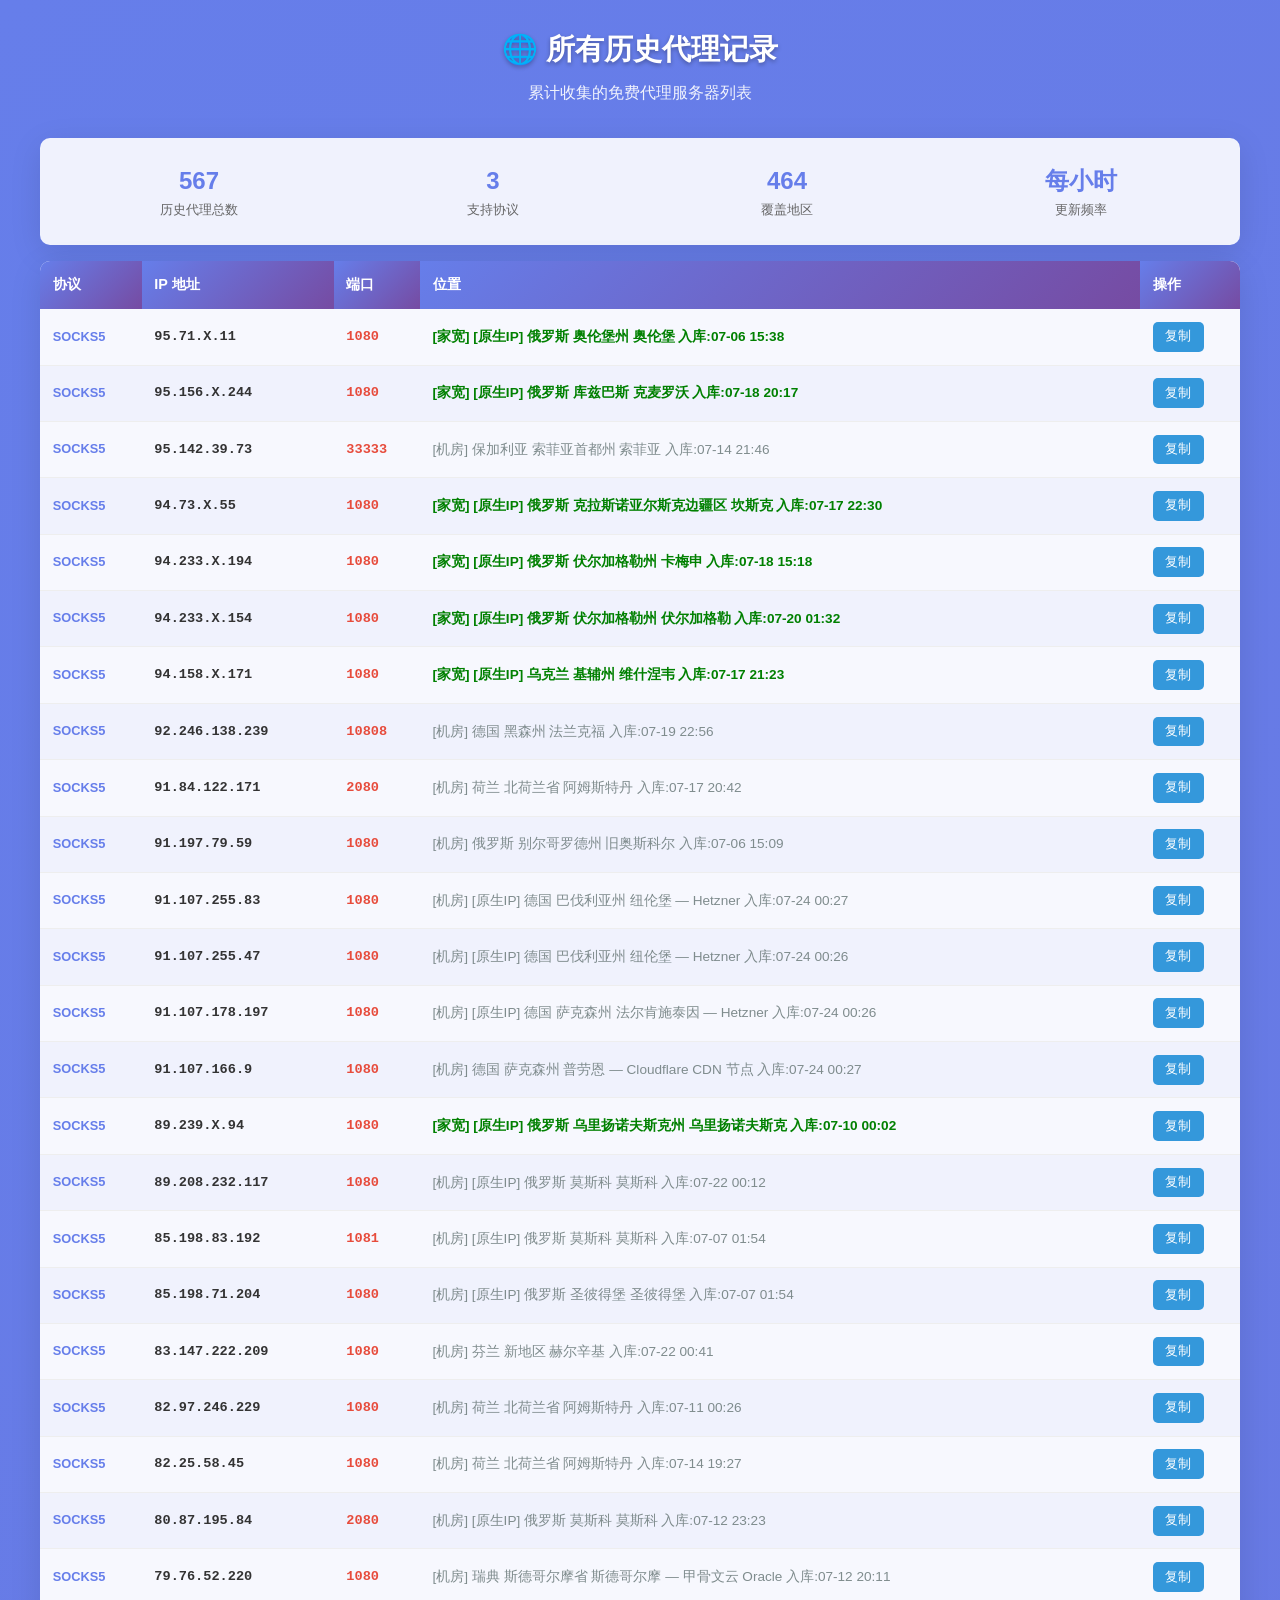
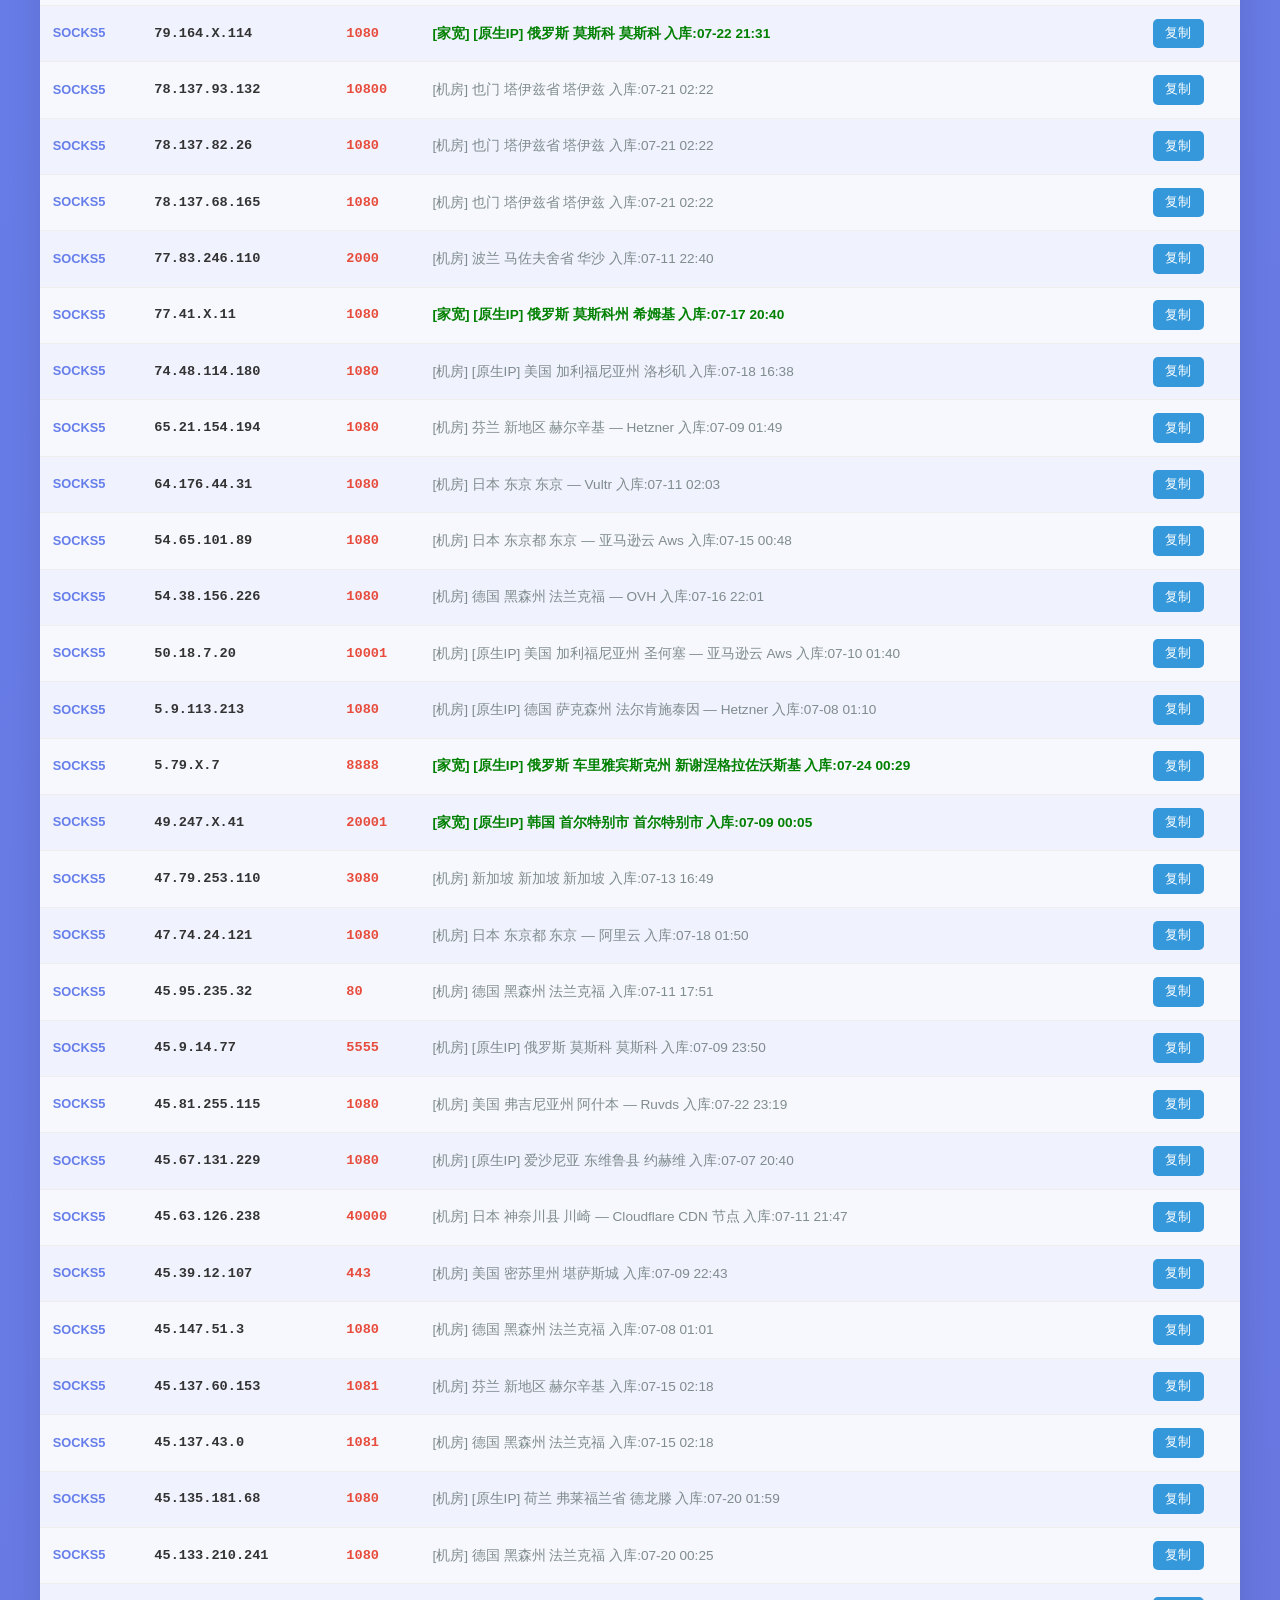
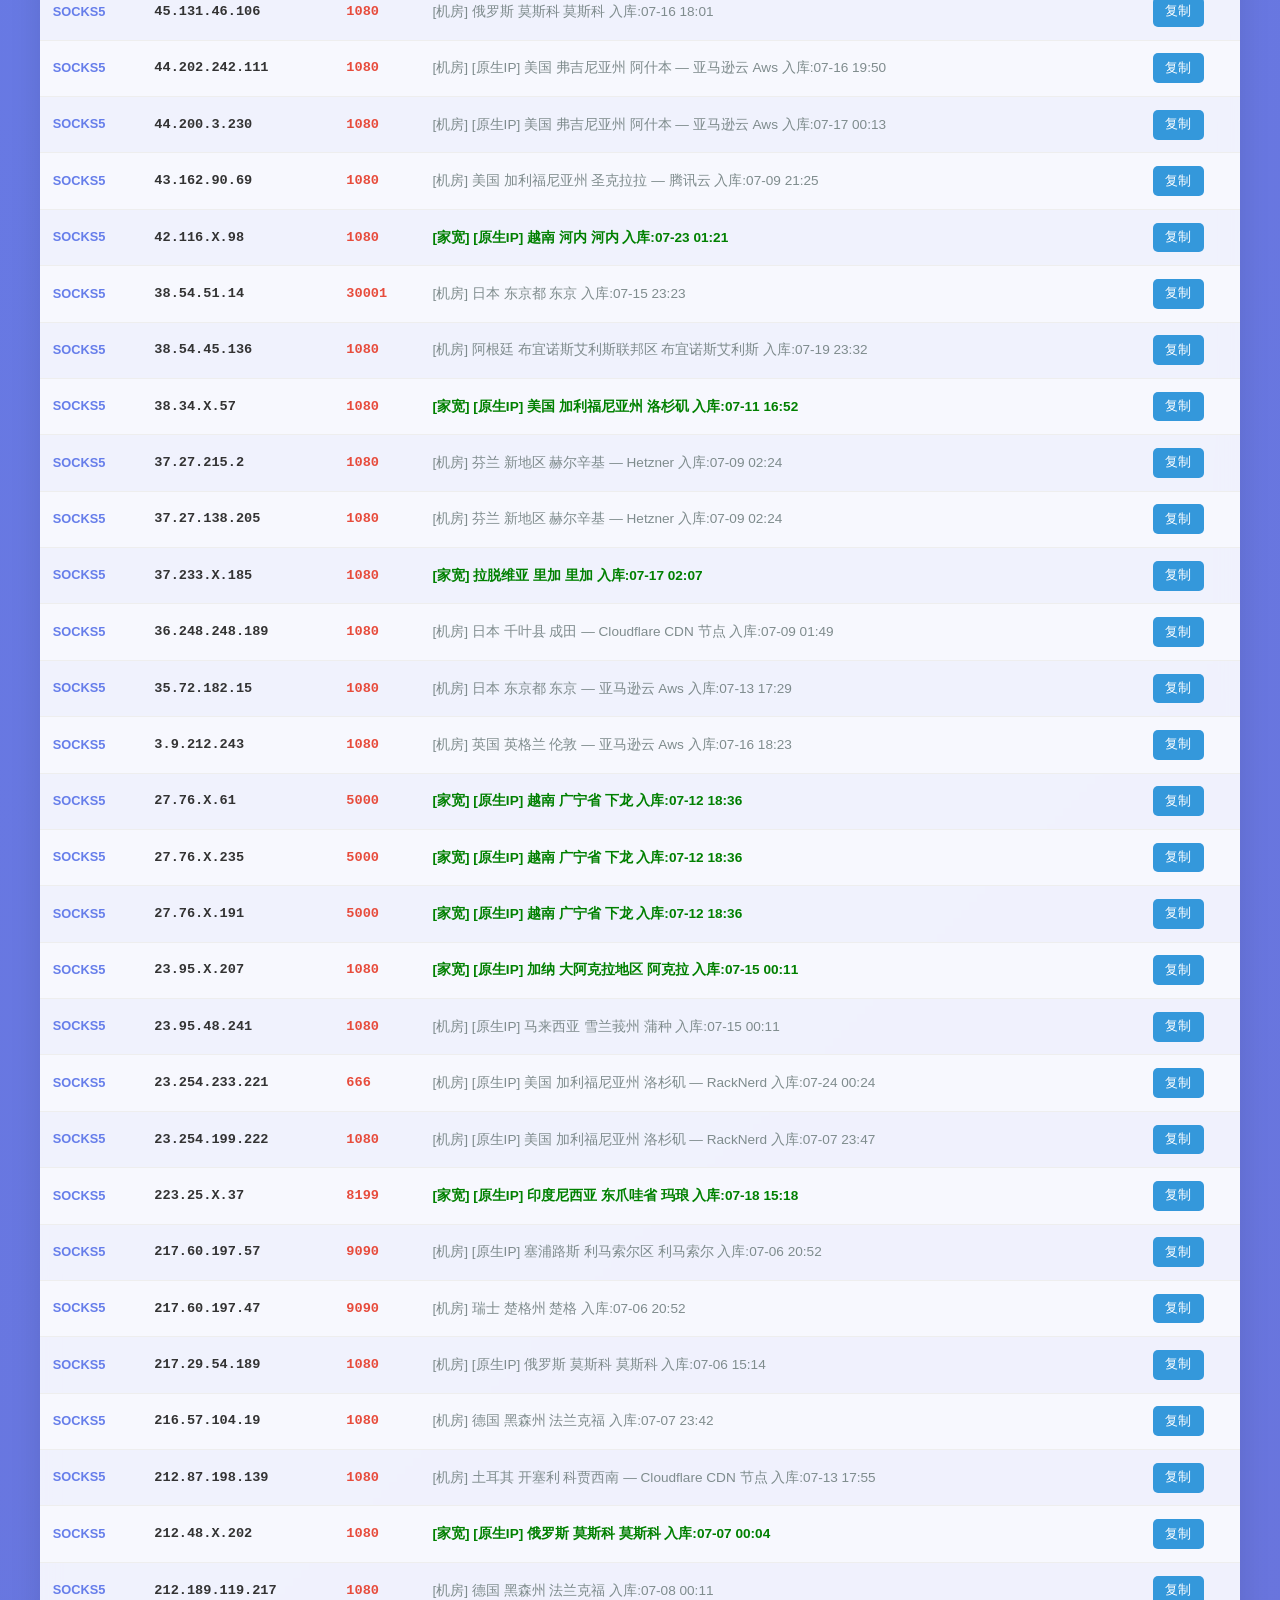
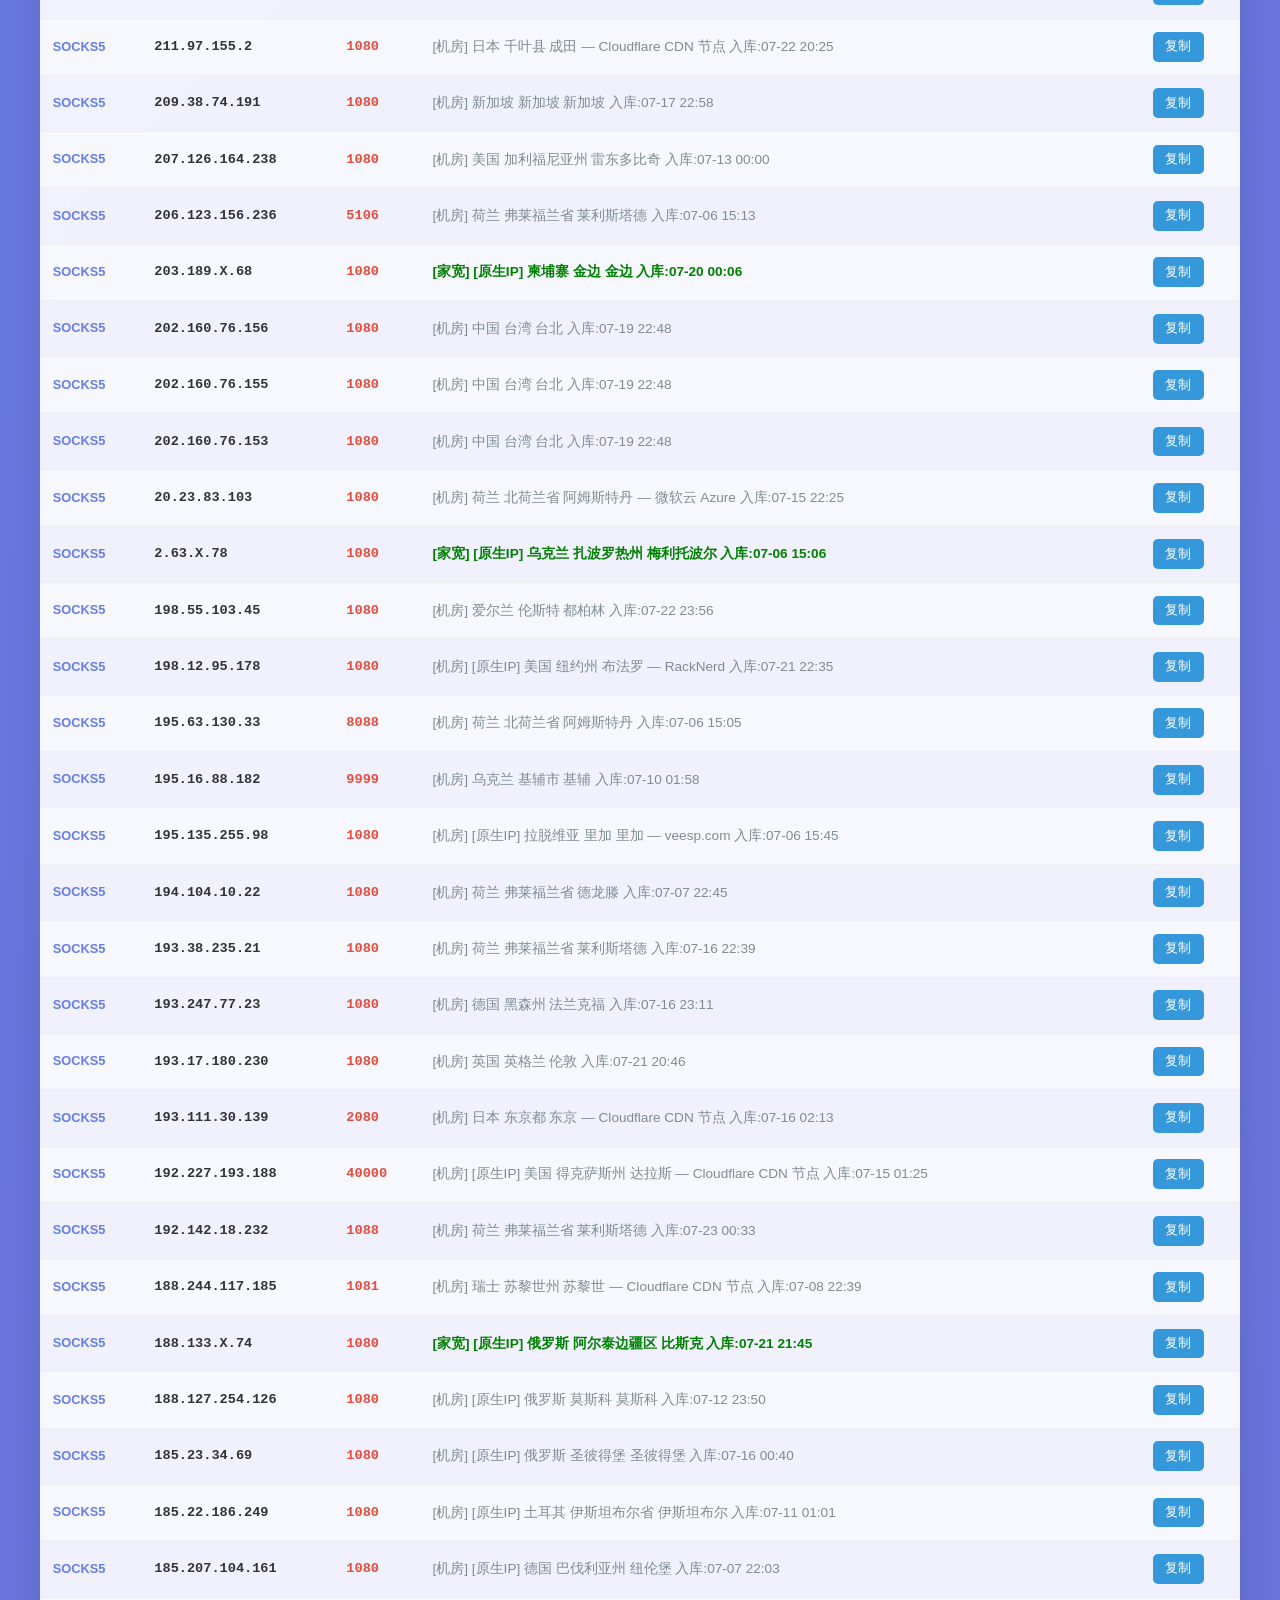
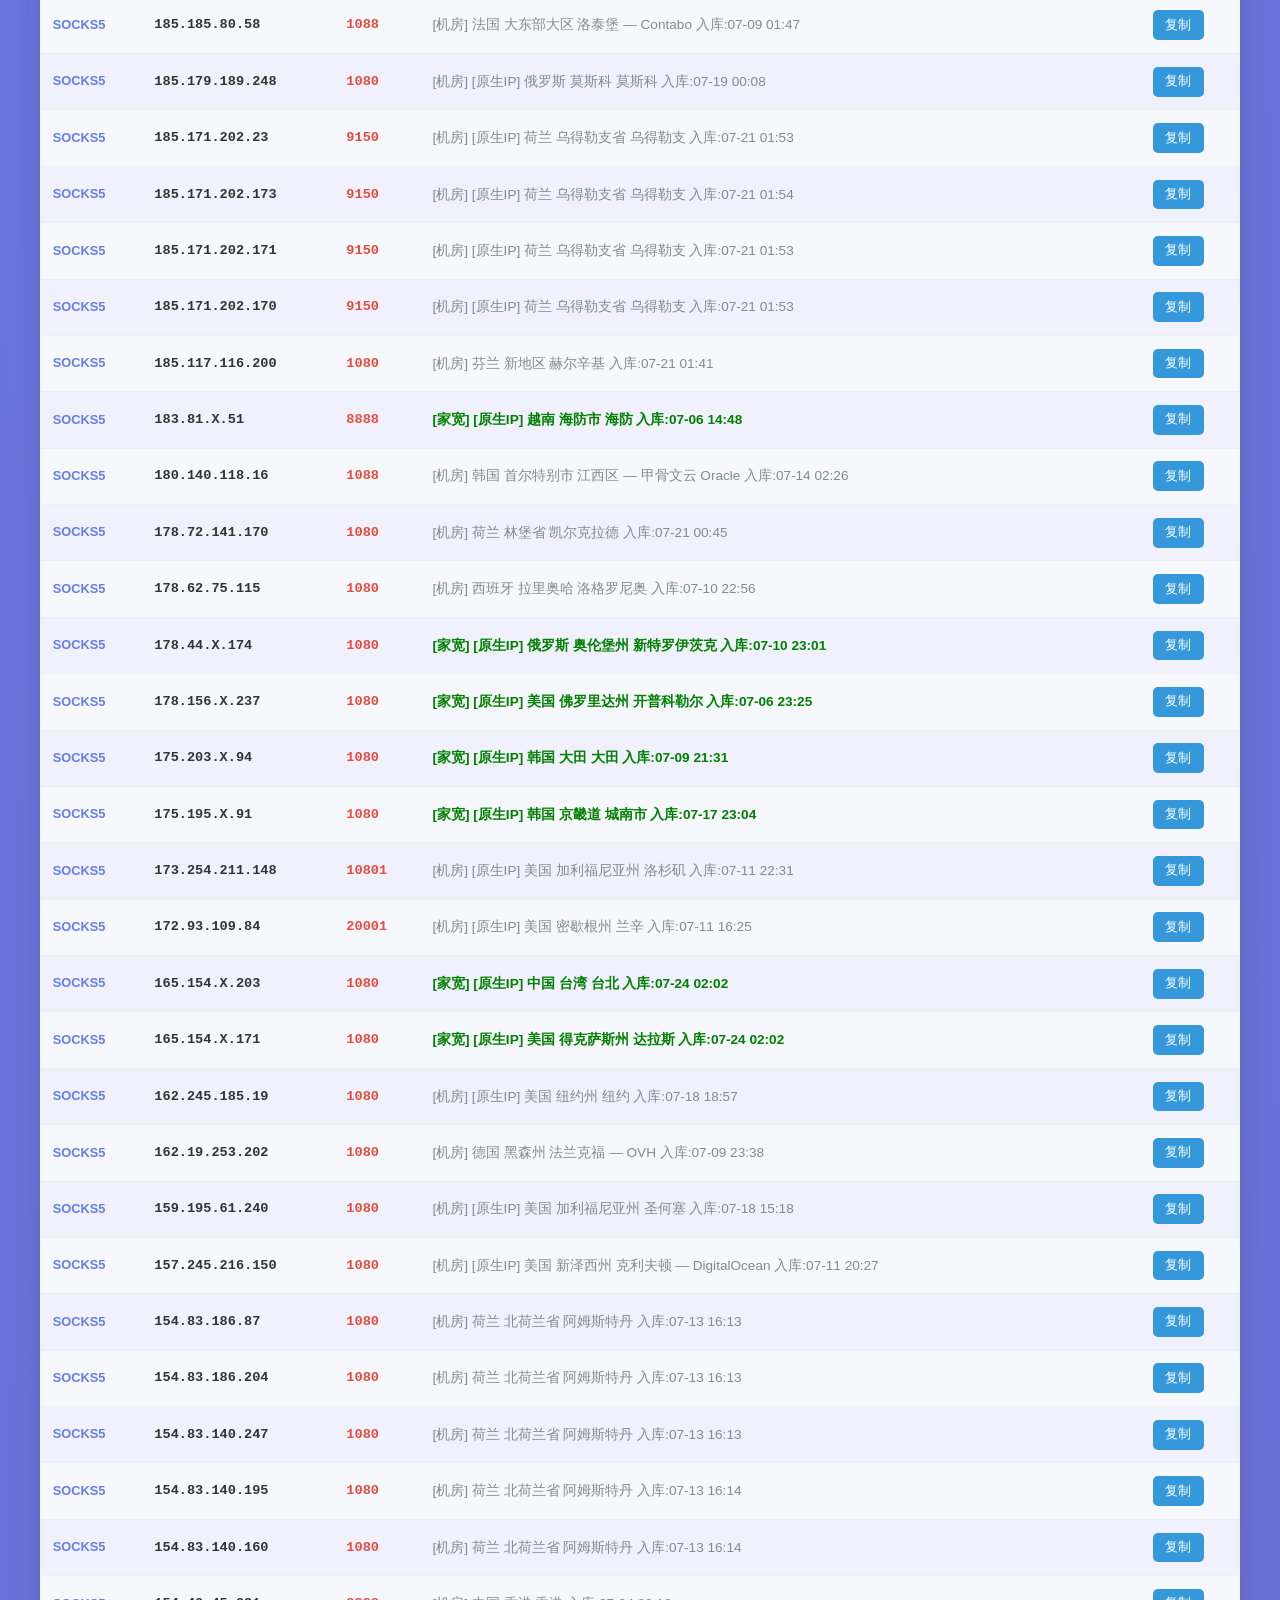
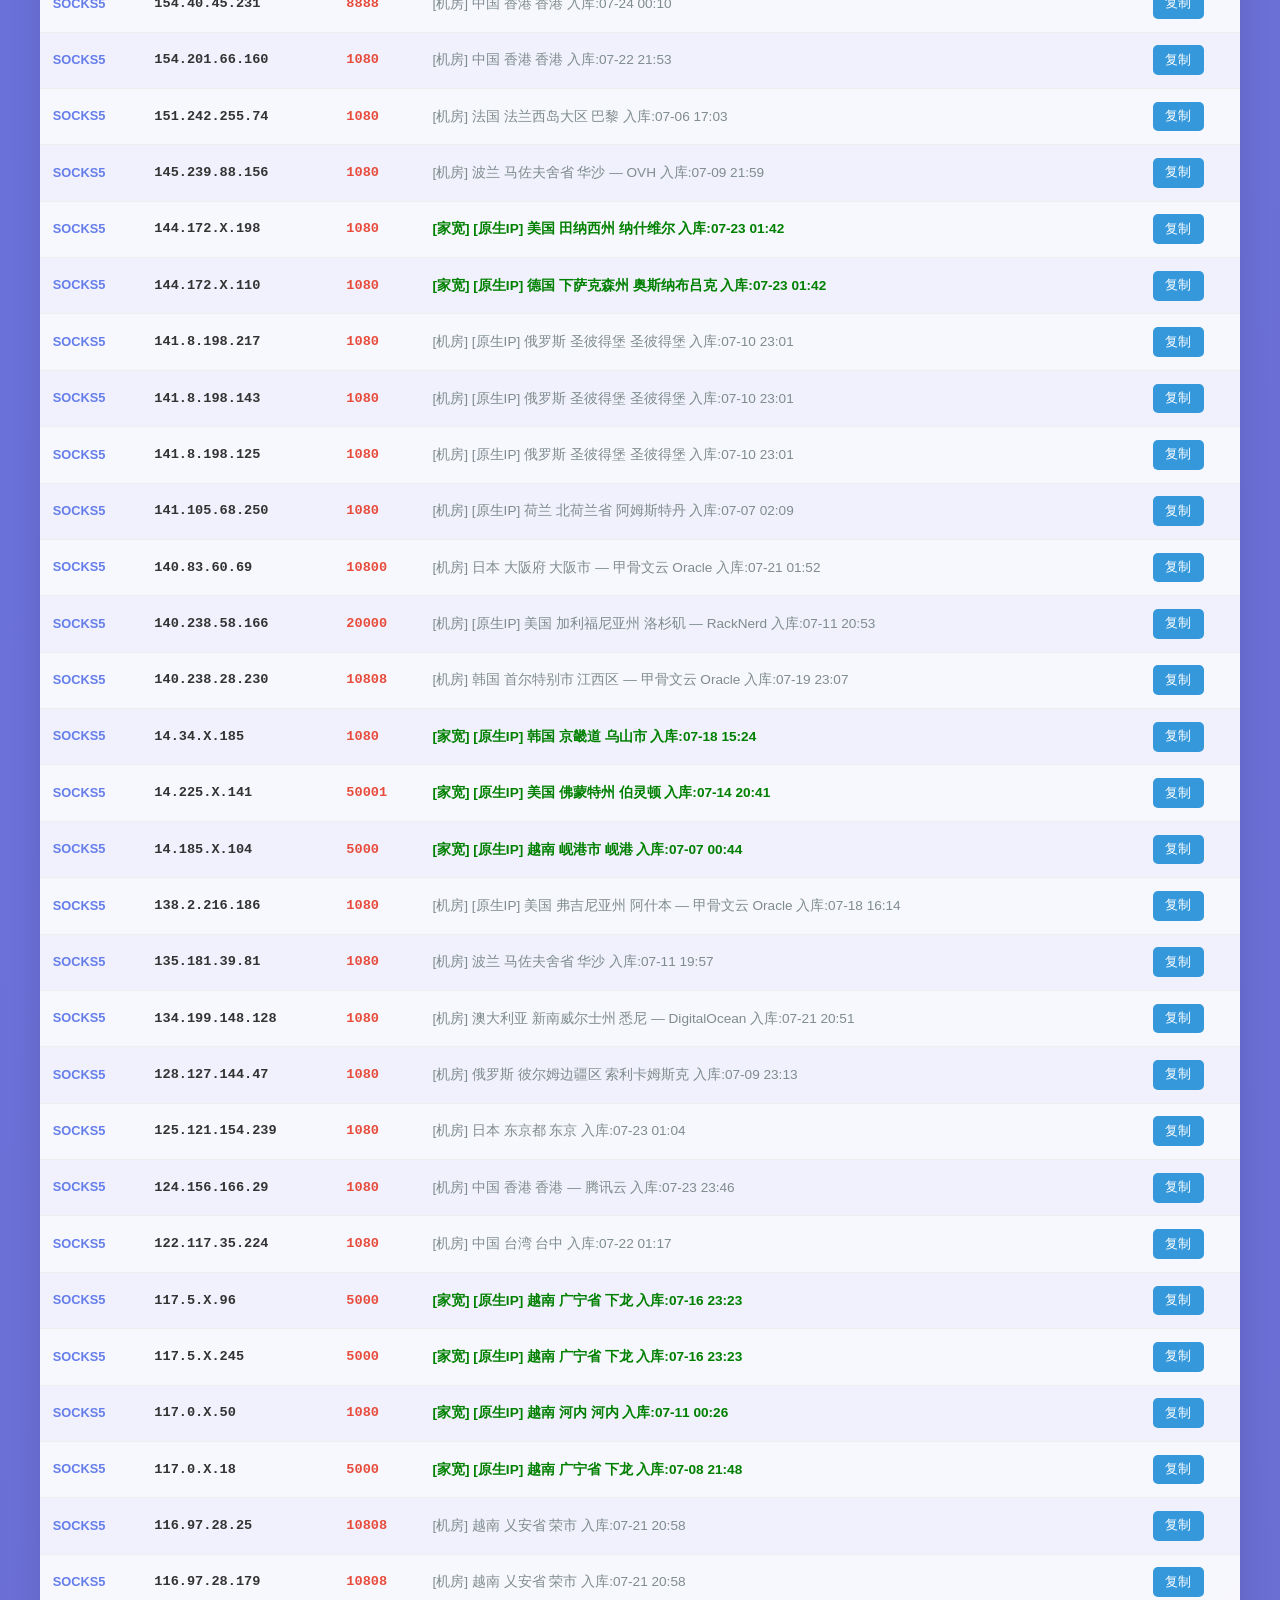
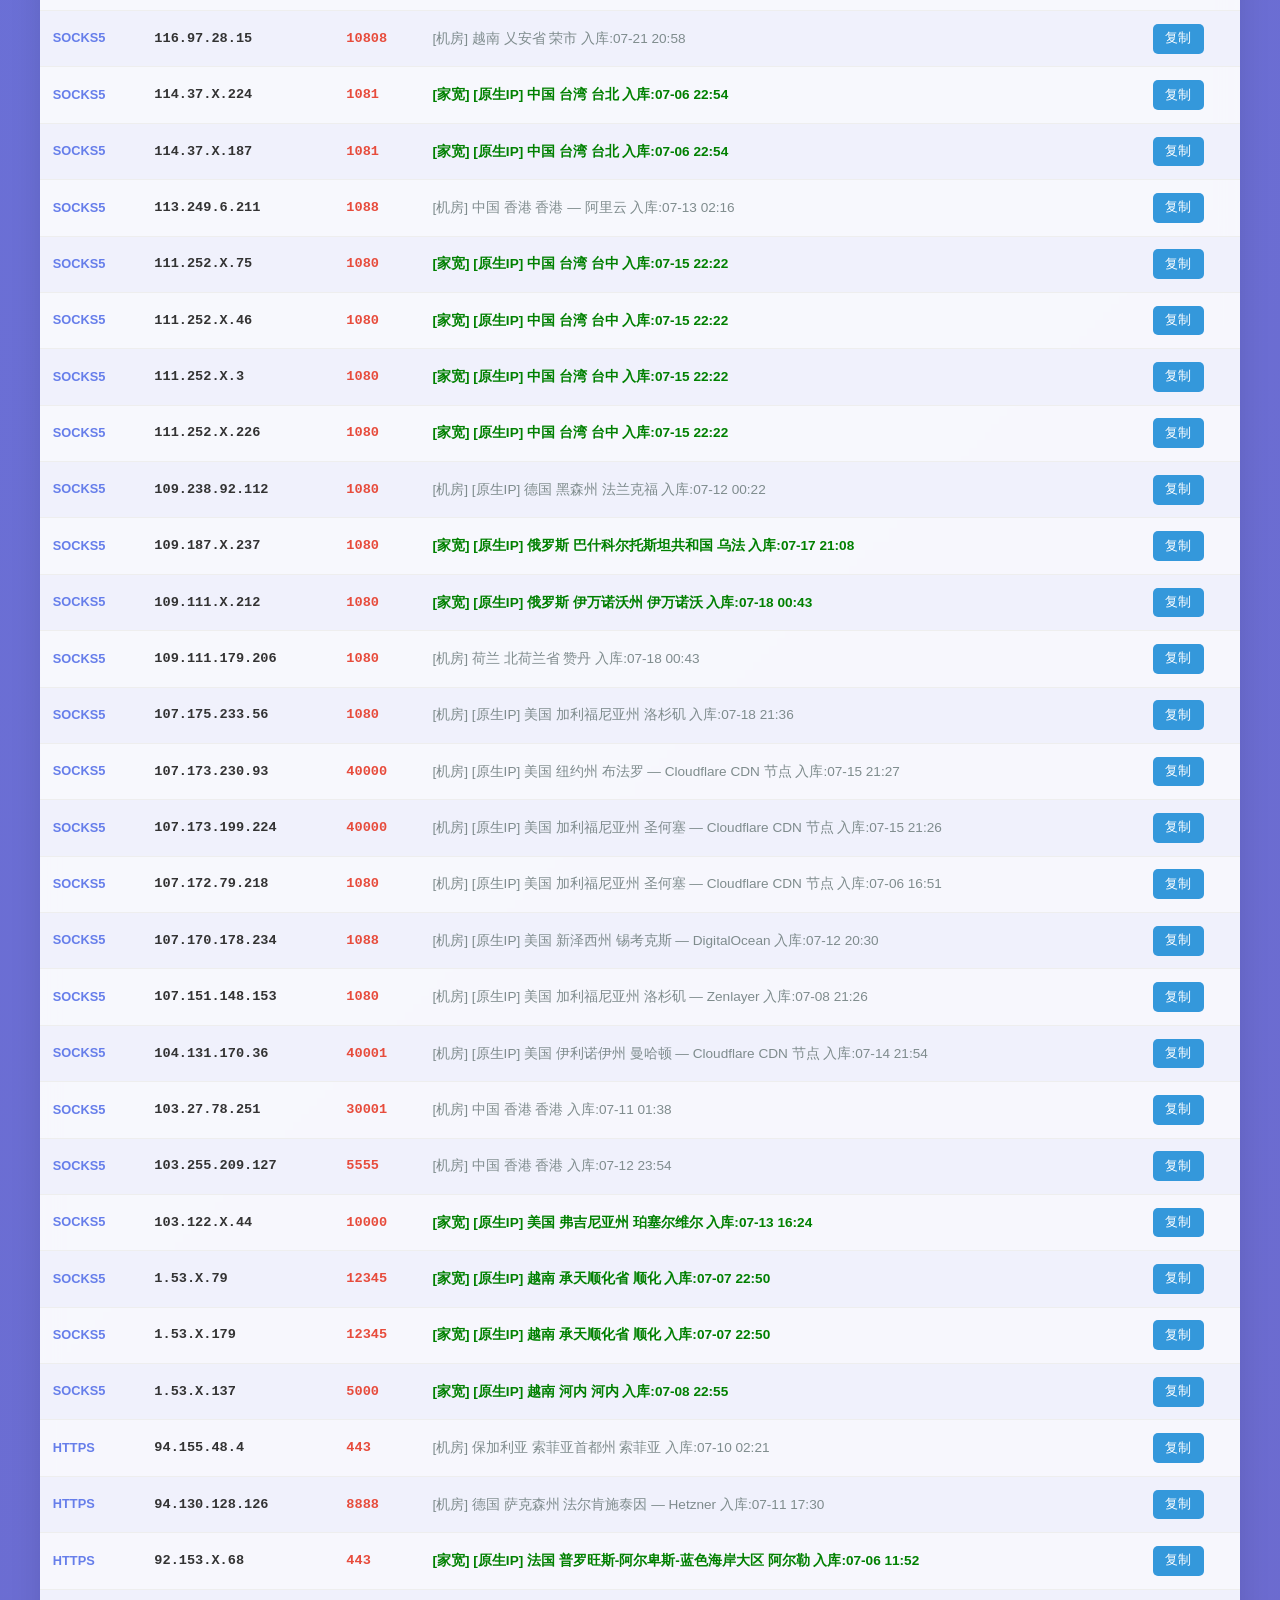
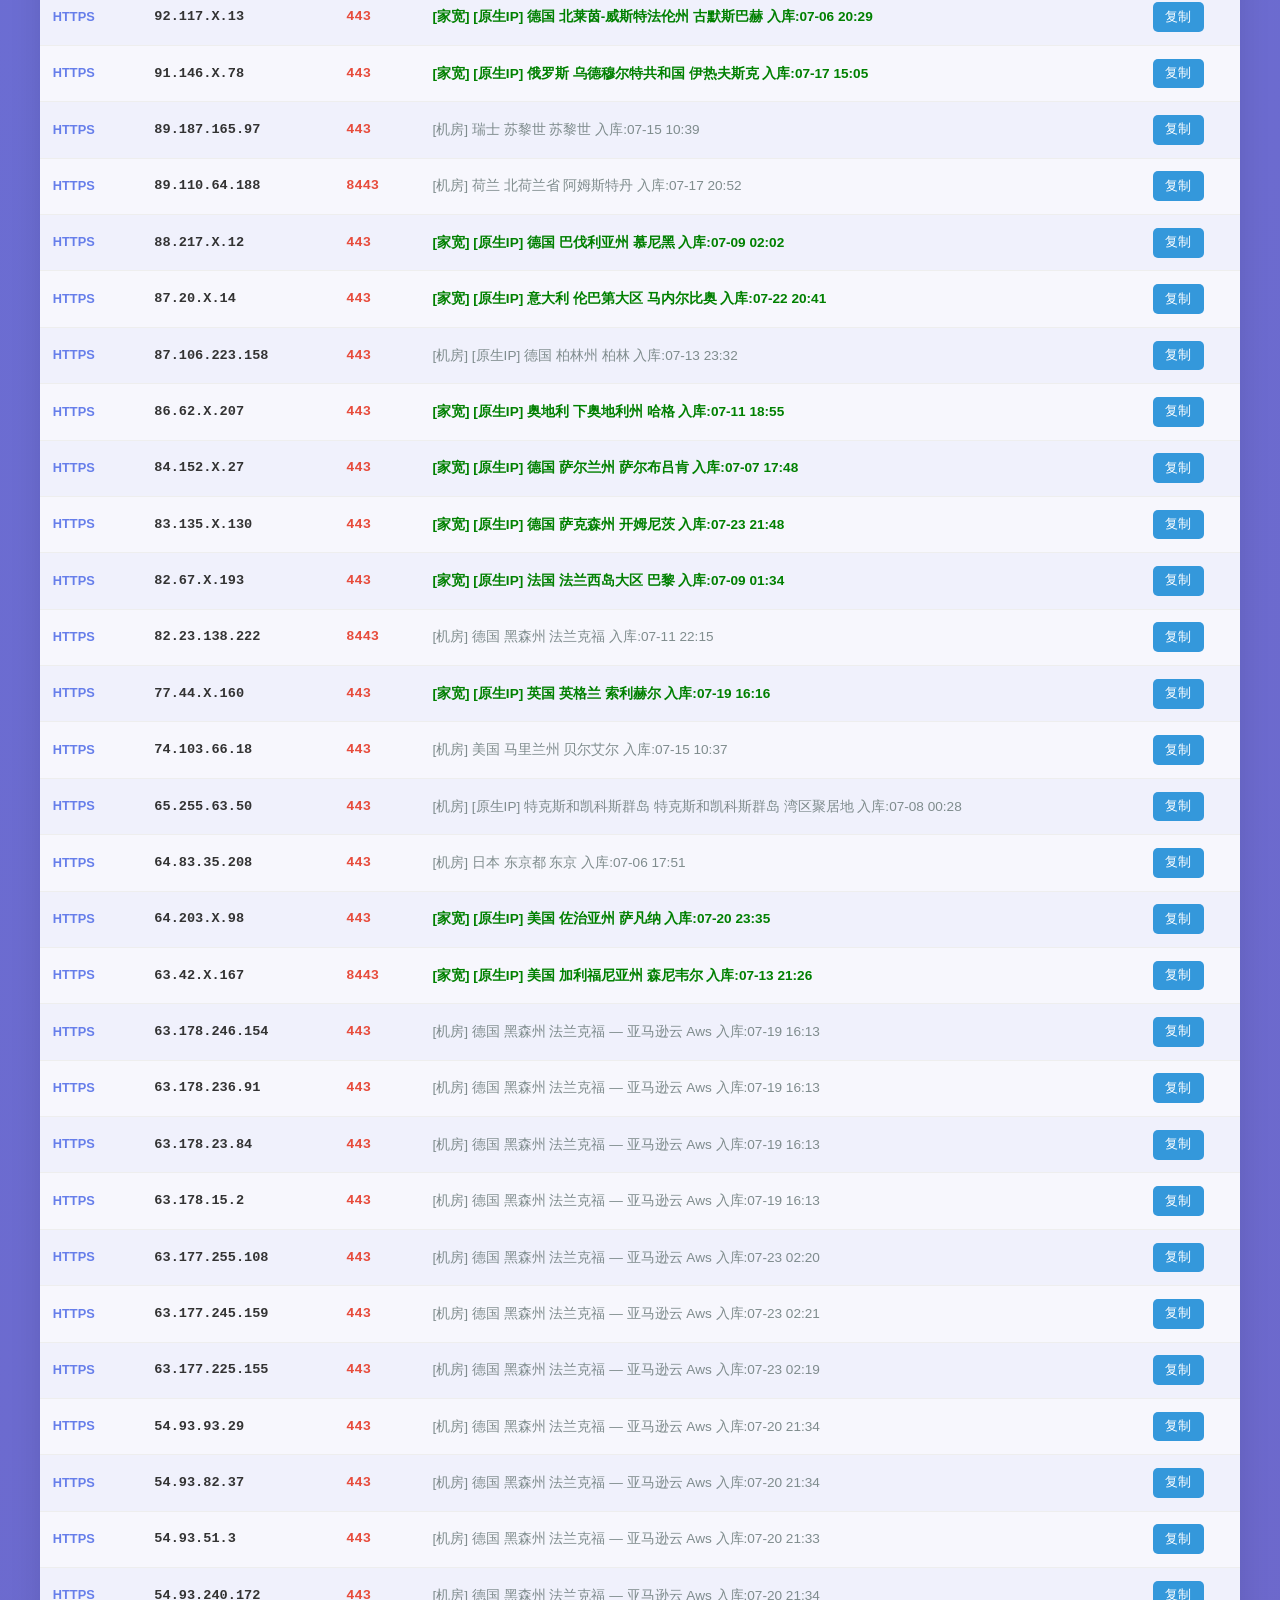
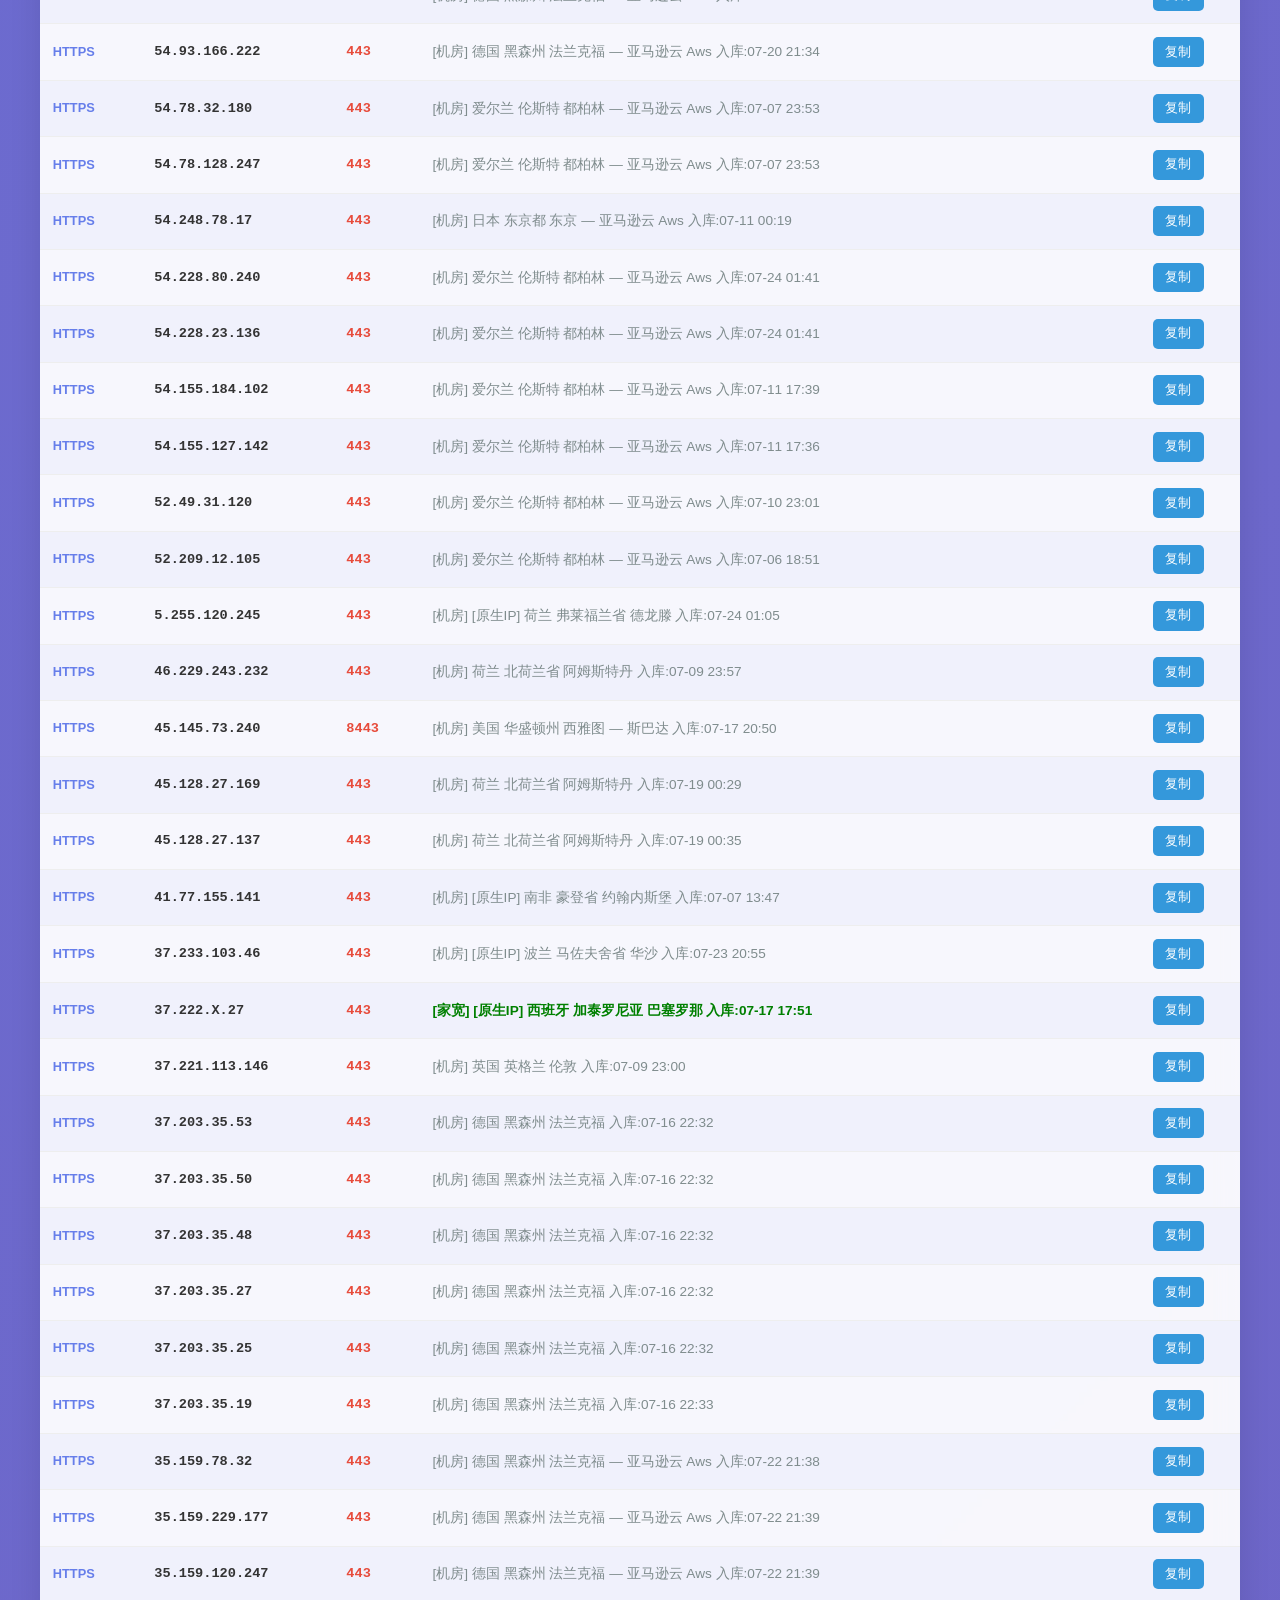
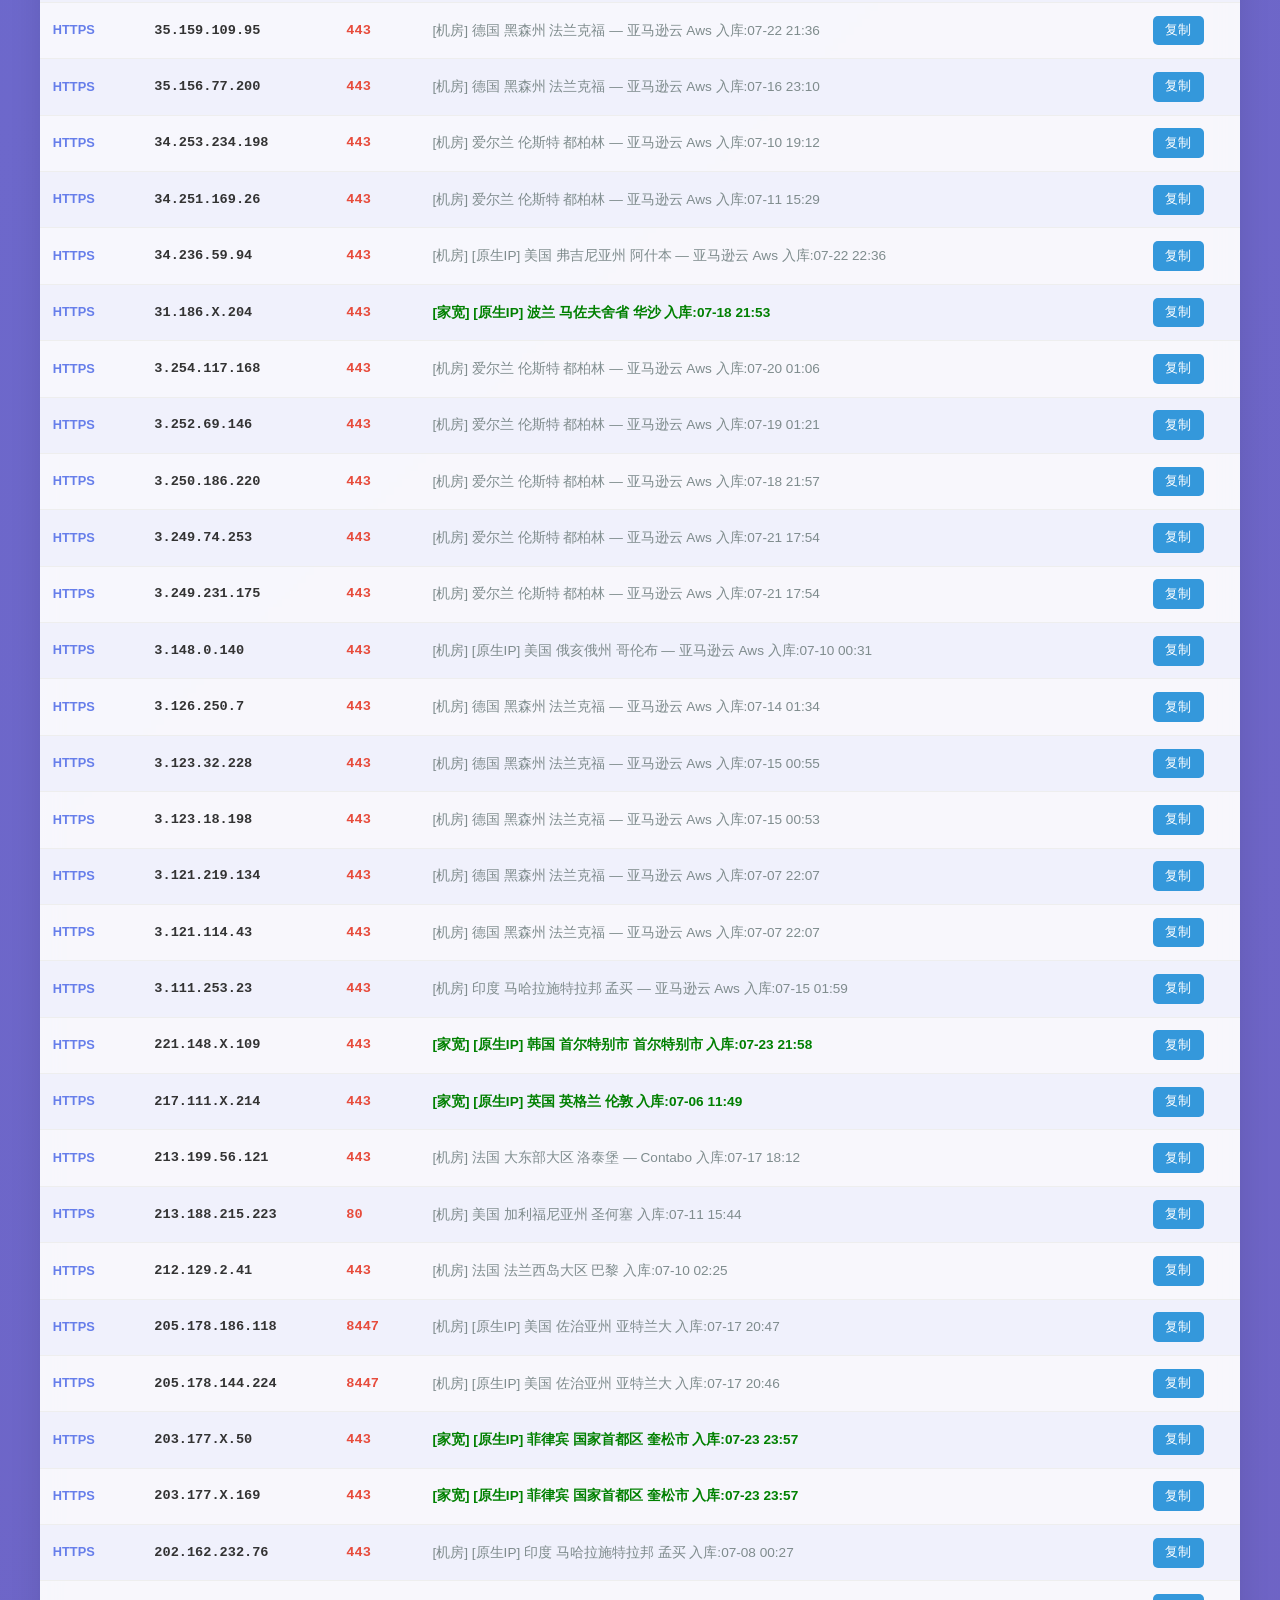
<file: allproxy.html>
<!DOCTYPE html>
<html lang="zh-CN">
<head>
    <!-- 基础 Meta 标签 -->
    <meta charset="UTF-8">
    <meta name="viewport" content="width=device-width, initial-scale=1.0, maximum-scale=1.0, user-scalable=no">
    <meta http-equiv="X-UA-Compatible" content="IE=edge">
    
    <!-- SEO Meta 标签 -->
    <title>所有历史代理记录 - socks5代理-http代理-免费socks5代理服务器列表</title>
    <meta name="description" content="提供实时更新的免费HTTP、HTTPS、SOCKS4、SOCKS5代理服务器列表，覆盖全球多个国家和地区 覆盖全球464个国家和地区，567个可用代理IP，每小时更新，完全免费使用。">
    <meta name="keywords" content="免费代理,免费socks5代理代,理服务器,HTTP代理,HTTPS代理,SOCKS代理,SOCKS5,代理IP,代理列表,免费代理IP,高匿代理,匿名代理">
    <meta name="author" content="Free Proxy List">
    <meta name="robots" content="index, follow">
    <meta name="googlebot" content="index, follow">
    <meta name="bingbot" content="index, follow">
    
    <!-- Open Graph 标签 (社交媒体分享) -->
    <meta property="og:title" content="所有历史代理记录 - socks5代理-http代理-免费socks5代理服务器列表">
    <meta property="og:description" content="提供567个实时更新的免费代理服务器，提供实时更新的免费HTTP、HTTPS、SOCKS4、SOCKS5代理服务器列表，覆盖全球多个国家和地区">
    <meta property="og:type" content="website">
    <meta property="og:url" content="https://socks5-proxy.github.io/allproxy.html">
    <meta property="og:image" content="https://socks5-proxy.github.io/proxy-list-preview.jpg">
    <meta property="og:locale" content="zh_CN">
    <meta property="og:site_name" content="socks5代理-http代理-免费socks5代理服务器列表">
    
    <!-- Twitter Card 标签 -->
    <meta name="twitter:card" content="summary_large_image">
    <meta name="twitter:title" content="所有历史代理记录 - socks5代理-http代理-免费socks5代理服务器列表">
    <meta name="twitter:description" content="提供实时更新的免费HTTP、HTTPS、SOCKS4、SOCKS5代理服务器列表，覆盖全球多个国家和地区">
    <meta name="twitter:image" content="https://socks5-proxy.github.io/proxy-list-preview.jpg">
    
    <!-- 其他 SEO 标签 -->
    <meta name="language" content="Chinese">
    <meta name="revisit-after" content="1 hours">
    <meta name="distribution" content="global">
    <meta name="rating" content="general">
    <link rel="canonical" href="https://socks5-proxy.github.io/allproxy.html">
    
    <style>
        * {
            margin: 0;
            padding: 0;
            box-sizing: border-box;
        }
        
        body {
            font-family: -apple-system, BlinkMacSystemFont, 'Segoe UI', Roboto, Oxygen, Ubuntu, Cantarell, 'Open Sans', 'Helvetica Neue', sans-serif;
            background: linear-gradient(135deg, #667eea 0%, #764ba2 100%);
            color: #333;
            line-height: 1.6;
            padding: 10px;
        }
        
        .container {
            max-width: 1200px;
            margin: 0 auto;
        }
        
        header {
            text-align: center;
            padding: 1rem 0;
            color: white;
            animation: fadeInDown 1s ease;
        }
        
        h1 {
            font-size: 1.8rem;
            margin-bottom: 0.5rem;
            text-shadow: 0 2px 4px rgba(0,0,0,0.3);
        }
        
        .subtitle {
            font-size: 1rem;
            opacity: 0.9;
        }
        
        .stats {
            background: rgba(255, 255, 255, 0.9);
            border-radius: 10px;
            padding: 1rem;
            margin: 1rem 0;
            box-shadow: 0 8px 32px rgba(0,0,0,0.1);
            backdrop-filter: blur(10px);
            animation: fadeInUp 1s ease;
        }
        
        .stats-grid {
            display: grid;
            grid-template-columns: repeat(auto-fit, minmax(150px, 1fr));
            gap: 0.5rem;
            text-align: center;
        }
        
        .stat-item {
            padding: 0.5rem;
        }
        
        .stat-number {
            font-size: 1.5rem;
            font-weight: bold;
            color: #667eea;
        }
        
        .stat-label {
            font-size: 0.8rem;
            color: #666;
        }
        
        .proxy-table {
            background: rgba(255, 255, 255, 0.95);
            border-radius: 10px;
            overflow: hidden;
            box-shadow: 0 8px 32px rgba(0,0,0,0.1);
            backdrop-filter: blur(10px);
            animation: fadeIn 1.5s ease;
            margin-bottom: 1rem;
        }
        
        table {
            width: 100%;
            border-collapse: collapse;
        }
        
        th {
            background: linear-gradient(135deg, #667eea 0%, #764ba2 100%);
            color: white;
            padding: 0.8rem;
            text-align: left;
            font-weight: 600;
            font-size: 0.9rem;
        }
        
        tr:nth-child(even) {
            background-color: rgba(102, 126, 234, 0.05);
        }
        
        td {
            padding: 0.8rem;
            border-bottom: 1px solid #eee;
            font-size: 0.9rem;
        }
        
        .protocol {
            font-weight: bold;
            color: #667eea;
            text-transform: uppercase;
            font-size: 0.8rem;
        }
        
        .ip {
            font-family: 'Courier New', monospace;
            font-weight: bold;
            font-size: 0.85rem;
        }
        
        .port {
            font-family: 'Courier New', monospace;
            color: #e74c3c;
            font-weight: bold;
            font-size: 0.85rem;
        }
        
        .location {
            color: #7f8c8d;
            font-size: 0.85rem;
        }
        
        .copy-btn {
            background: #3498db;
            color: white;
            border: none;
            padding: 0.4rem 0.8rem;
            border-radius: 5px;
            cursor: pointer;
            font-size: 0.8rem;
            transition: all 0.3s ease;
            white-space: nowrap;
        }
        
        .copy-btn:hover {
            background: #2980b9;
            transform: translateY(-2px);
        }
        
        .copy-btn.copied {
            background: #27ae60;
        }
        
        .back-link {
            display: block;
            text-align: center;
            margin: 1rem 0;
            color: #FFD700;
            text-decoration: none;
            font-weight: bold;
            font-size: 1rem;
        }
        
        .back-link:hover {
            text-decoration: underline;
        }
        
        #copy-notification {
            position: fixed;
            top: 20px;
            right: 20px;
            background: #27ae60;
            color: white;
            padding: 1rem 2rem;
            border-radius: 5px;
            box-shadow: 0 4px 12px rgba(0,0,0,0.15);
            font-weight: bold;
            z-index: 1000;
            opacity: 0;
            transform: translateY(-20px);
            transition: all 0.3s ease;
        }
        
        #copy-notification.show {
            opacity: 1;
            transform: translateY(0);
        }
        
        @keyframes fadeIn {
            from { opacity: 0; }
            to { opacity: 1; }
        }
        
        @keyframes fadeInDown {
            from {
                opacity: 0;
                transform: translateY(-30px);
            }
            to {
                opacity: 1;
                transform: translateY(0);
            }
        }
        
        @keyframes fadeInUp {
            from {
                opacity: 0;
                transform: translateY(30px);
            }
            to {
                opacity: 1;
                transform: translateY(0);
            }
        }
        
        /* 移动端优化 */
        @media (max-width: 768px) {
            body {
                padding: 5px;
            }
            
            .container {
                padding: 0 5px;
            }
            
            h1 {
                font-size: 1.5rem;
            }
            
            .subtitle {
                font-size: 0.9rem;
            }
            
            .stats {
                padding: 0.8rem;
            }
            
            .stats-grid {
                grid-template-columns: 1fr 1fr;
                gap: 0.5rem;
            }
            
            .stat-item {
                padding: 0.4rem;
            }
            
            .stat-number {
                font-size: 1.2rem;
            }
            
            .stat-label {
                font-size: 0.7rem;
            }
            
            th, td {
                padding: 0.5rem;
                font-size: 0.8rem;
            }
            
            .proxy-table {
                overflow-x: auto;
                margin-bottom: 1rem;
            }
            
            table {
                min-width: 600px;
            }
            
            .ip, .port, .location {
                font-size: 0.75rem;
            }
            
            .copy-btn {
                padding: 0.3rem 0.6rem;
                font-size: 0.7rem;
            }
            
            .back-link {
                font-size: 0.9rem;
            }
        }
        
        @media (max-width: 480px) {
            h1 {
                font-size: 1.3rem;
            }
            
            .stats-grid {
                grid-template-columns: 1fr;
            }
            
            th, td {
                padding: 0.4rem;
                font-size: 0.7rem;
            }
            
            .ip, .port, .location {
                font-size: 0.7rem;
            }
            
            .copy-btn {
                padding: 0.2rem 0.5rem;
                font-size: 0.65rem;
            }
        }
    </style>
</head>
<body>
    <div class="container">
        <header>
            <h1>🌐 所有历史代理记录</h1>
            <p class="subtitle">累计收集的免费代理服务器列表</p>
        </header>
        
        <div class="stats">
            <div class="stats-grid">
                <div class="stat-item">
                    <div class="stat-number">567</div>
                    <div class="stat-label">历史代理总数</div>
                </div>
                <div class="stat-item">
                    <div class="stat-number">3</div>
                    <div class="stat-label">支持协议</div>
                </div>
                <div class="stat-item">
                    <div class="stat-number">464</div>
                    <div class="stat-label">覆盖地区</div>
                </div>
                <div class="stat-item">
                    <div class="stat-number">每小时</div>
                    <div class="stat-label">更新频率</div>
                </div>
            </div>
        </div>
        
        <div class="proxy-table">
            <table>
                <thead>
                    <tr>
                        <th>协议</th>
                        <th>IP 地址</th>
                        <th>端口</th>
                        <th>位置</th>
                        <th>操作</th>
                    </tr>
                </thead>
                <tbody>
                    
                    <tr>
                        <td class="protocol">socks5</td>
                        <td class="ip">95.71.X.11</td>
                        <td class="port">1080</td>
                        <td class="location" style="color: green; font-weight: bold;">[家宽] [原生IP] 俄罗斯 奥伦堡州 奥伦堡 入库:07-06 15:38</td>
                        <td><button class="copy-btn" onclick="copyProxy(this, 'socks5://95.71.X.11:1080 [[家宽] [原生IP] 俄罗斯 奥伦堡州 奥伦堡 入库:07-06 15:38]')">复制</button></td>
                    </tr>
                    
                    <tr>
                        <td class="protocol">socks5</td>
                        <td class="ip">95.156.X.244</td>
                        <td class="port">1080</td>
                        <td class="location" style="color: green; font-weight: bold;">[家宽] [原生IP] 俄罗斯 库兹巴斯 克麦罗沃 入库:07-18 20:17</td>
                        <td><button class="copy-btn" onclick="copyProxy(this, 'socks5://95.156.X.244:1080 [[家宽] [原生IP] 俄罗斯 库兹巴斯 克麦罗沃 入库:07-18 20:17]')">复制</button></td>
                    </tr>
                    
                    <tr>
                        <td class="protocol">socks5</td>
                        <td class="ip">95.142.39.73</td>
                        <td class="port">33333</td>
                        <td class="location">[机房] 保加利亚 索菲亚首都州 索菲亚 入库:07-14 21:46</td>
                        <td><button class="copy-btn" onclick="copyProxy(this, 'socks5://95.142.39.73:33333 [[机房] 保加利亚 索菲亚首都州 索菲亚 入库:07-14 21:46]')">复制</button></td>
                    </tr>
                    
                    <tr>
                        <td class="protocol">socks5</td>
                        <td class="ip">94.73.X.55</td>
                        <td class="port">1080</td>
                        <td class="location" style="color: green; font-weight: bold;">[家宽] [原生IP] 俄罗斯 克拉斯诺亚尔斯克边疆区 坎斯克 入库:07-17 22:30</td>
                        <td><button class="copy-btn" onclick="copyProxy(this, 'socks5://94.73.X.55:1080 [[家宽] [原生IP] 俄罗斯 克拉斯诺亚尔斯克边疆区 坎斯克 入库:07-17 22:30]')">复制</button></td>
                    </tr>
                    
                    <tr>
                        <td class="protocol">socks5</td>
                        <td class="ip">94.233.X.194</td>
                        <td class="port">1080</td>
                        <td class="location" style="color: green; font-weight: bold;">[家宽] [原生IP] 俄罗斯 伏尔加格勒州 卡梅申 入库:07-18 15:18</td>
                        <td><button class="copy-btn" onclick="copyProxy(this, 'socks5://94.233.X.194:1080 [[家宽] [原生IP] 俄罗斯 伏尔加格勒州 卡梅申 入库:07-18 15:18]')">复制</button></td>
                    </tr>
                    
                    <tr>
                        <td class="protocol">socks5</td>
                        <td class="ip">94.233.X.154</td>
                        <td class="port">1080</td>
                        <td class="location" style="color: green; font-weight: bold;">[家宽] [原生IP] 俄罗斯 伏尔加格勒州 伏尔加格勒 入库:07-20 01:32</td>
                        <td><button class="copy-btn" onclick="copyProxy(this, 'socks5://94.233.X.154:1080 [[家宽] [原生IP] 俄罗斯 伏尔加格勒州 伏尔加格勒 入库:07-20 01:32]')">复制</button></td>
                    </tr>
                    
                    <tr>
                        <td class="protocol">socks5</td>
                        <td class="ip">94.158.X.171</td>
                        <td class="port">1080</td>
                        <td class="location" style="color: green; font-weight: bold;">[家宽] [原生IP] 乌克兰 基辅州 维什涅韦 入库:07-17 21:23</td>
                        <td><button class="copy-btn" onclick="copyProxy(this, 'socks5://94.158.X.171:1080 [[家宽] [原生IP] 乌克兰 基辅州 维什涅韦 入库:07-17 21:23]')">复制</button></td>
                    </tr>
                    
                    <tr>
                        <td class="protocol">socks5</td>
                        <td class="ip">92.246.138.239</td>
                        <td class="port">10808</td>
                        <td class="location">[机房] 德国 黑森州 法兰克福 入库:07-19 22:56</td>
                        <td><button class="copy-btn" onclick="copyProxy(this, 'socks5://92.246.138.239:10808 [[机房] 德国 黑森州 法兰克福 入库:07-19 22:56]')">复制</button></td>
                    </tr>
                    
                    <tr>
                        <td class="protocol">socks5</td>
                        <td class="ip">91.84.122.171</td>
                        <td class="port">2080</td>
                        <td class="location">[机房] 荷兰 北荷兰省 阿姆斯特丹 入库:07-17 20:42</td>
                        <td><button class="copy-btn" onclick="copyProxy(this, 'socks5://91.84.122.171:2080 [[机房] 荷兰 北荷兰省 阿姆斯特丹 入库:07-17 20:42]')">复制</button></td>
                    </tr>
                    
                    <tr>
                        <td class="protocol">socks5</td>
                        <td class="ip">91.197.79.59</td>
                        <td class="port">1080</td>
                        <td class="location">[机房] 俄罗斯 别尔哥罗德州 旧奥斯科尔 入库:07-06 15:09</td>
                        <td><button class="copy-btn" onclick="copyProxy(this, 'socks5://91.197.79.59:1080 [[机房] 俄罗斯 别尔哥罗德州 旧奥斯科尔 入库:07-06 15:09]')">复制</button></td>
                    </tr>
                    
                    <tr>
                        <td class="protocol">socks5</td>
                        <td class="ip">91.107.255.83</td>
                        <td class="port">1080</td>
                        <td class="location">[机房] [原生IP] 德国 巴伐利亚州 纽伦堡 — Hetzner 入库:07-24 00:27</td>
                        <td><button class="copy-btn" onclick="copyProxy(this, 'socks5://91.107.255.83:1080 [[机房] [原生IP] 德国 巴伐利亚州 纽伦堡 — Hetzner 入库:07-24 00:27]')">复制</button></td>
                    </tr>
                    
                    <tr>
                        <td class="protocol">socks5</td>
                        <td class="ip">91.107.255.47</td>
                        <td class="port">1080</td>
                        <td class="location">[机房] [原生IP] 德国 巴伐利亚州 纽伦堡 — Hetzner 入库:07-24 00:26</td>
                        <td><button class="copy-btn" onclick="copyProxy(this, 'socks5://91.107.255.47:1080 [[机房] [原生IP] 德国 巴伐利亚州 纽伦堡 — Hetzner 入库:07-24 00:26]')">复制</button></td>
                    </tr>
                    
                    <tr>
                        <td class="protocol">socks5</td>
                        <td class="ip">91.107.178.197</td>
                        <td class="port">1080</td>
                        <td class="location">[机房] [原生IP] 德国 萨克森州 法尔肯施泰因 — Hetzner 入库:07-24 00:26</td>
                        <td><button class="copy-btn" onclick="copyProxy(this, 'socks5://91.107.178.197:1080 [[机房] [原生IP] 德国 萨克森州 法尔肯施泰因 — Hetzner 入库:07-24 00:26]')">复制</button></td>
                    </tr>
                    
                    <tr>
                        <td class="protocol">socks5</td>
                        <td class="ip">91.107.166.9</td>
                        <td class="port">1080</td>
                        <td class="location">[机房] 德国 萨克森州 普劳恩 — Cloudflare CDN 节点 入库:07-24 00:27</td>
                        <td><button class="copy-btn" onclick="copyProxy(this, 'socks5://91.107.166.9:1080 [[机房] 德国 萨克森州 普劳恩 — Cloudflare CDN 节点 入库:07-24 00:27]')">复制</button></td>
                    </tr>
                    
                    <tr>
                        <td class="protocol">socks5</td>
                        <td class="ip">89.239.X.94</td>
                        <td class="port">1080</td>
                        <td class="location" style="color: green; font-weight: bold;">[家宽] [原生IP] 俄罗斯 乌里扬诺夫斯克州 乌里扬诺夫斯克 入库:07-10 00:02</td>
                        <td><button class="copy-btn" onclick="copyProxy(this, 'socks5://89.239.X.94:1080 [[家宽] [原生IP] 俄罗斯 乌里扬诺夫斯克州 乌里扬诺夫斯克 入库:07-10 00:02]')">复制</button></td>
                    </tr>
                    
                    <tr>
                        <td class="protocol">socks5</td>
                        <td class="ip">89.208.232.117</td>
                        <td class="port">1080</td>
                        <td class="location">[机房] [原生IP] 俄罗斯 莫斯科 莫斯科 入库:07-22 00:12</td>
                        <td><button class="copy-btn" onclick="copyProxy(this, 'socks5://89.208.232.117:1080 [[机房] [原生IP] 俄罗斯 莫斯科 莫斯科 入库:07-22 00:12]')">复制</button></td>
                    </tr>
                    
                    <tr>
                        <td class="protocol">socks5</td>
                        <td class="ip">85.198.83.192</td>
                        <td class="port">1081</td>
                        <td class="location">[机房] [原生IP] 俄罗斯 莫斯科 莫斯科 入库:07-07 01:54</td>
                        <td><button class="copy-btn" onclick="copyProxy(this, 'socks5://85.198.83.192:1081 [[机房] [原生IP] 俄罗斯 莫斯科 莫斯科 入库:07-07 01:54]')">复制</button></td>
                    </tr>
                    
                    <tr>
                        <td class="protocol">socks5</td>
                        <td class="ip">85.198.71.204</td>
                        <td class="port">1080</td>
                        <td class="location">[机房] [原生IP] 俄罗斯 圣彼得堡 圣彼得堡 入库:07-07 01:54</td>
                        <td><button class="copy-btn" onclick="copyProxy(this, 'socks5://85.198.71.204:1080 [[机房] [原生IP] 俄罗斯 圣彼得堡 圣彼得堡 入库:07-07 01:54]')">复制</button></td>
                    </tr>
                    
                    <tr>
                        <td class="protocol">socks5</td>
                        <td class="ip">83.147.222.209</td>
                        <td class="port">1080</td>
                        <td class="location">[机房] 芬兰 新地区 赫尔辛基 入库:07-22 00:41</td>
                        <td><button class="copy-btn" onclick="copyProxy(this, 'socks5://83.147.222.209:1080 [[机房] 芬兰 新地区 赫尔辛基 入库:07-22 00:41]')">复制</button></td>
                    </tr>
                    
                    <tr>
                        <td class="protocol">socks5</td>
                        <td class="ip">82.97.246.229</td>
                        <td class="port">1080</td>
                        <td class="location">[机房] 荷兰 北荷兰省 阿姆斯特丹 入库:07-11 00:26</td>
                        <td><button class="copy-btn" onclick="copyProxy(this, 'socks5://82.97.246.229:1080 [[机房] 荷兰 北荷兰省 阿姆斯特丹 入库:07-11 00:26]')">复制</button></td>
                    </tr>
                    
                    <tr>
                        <td class="protocol">socks5</td>
                        <td class="ip">82.25.58.45</td>
                        <td class="port">1080</td>
                        <td class="location">[机房] 荷兰 北荷兰省 阿姆斯特丹 入库:07-14 19:27</td>
                        <td><button class="copy-btn" onclick="copyProxy(this, 'socks5://82.25.58.45:1080 [[机房] 荷兰 北荷兰省 阿姆斯特丹 入库:07-14 19:27]')">复制</button></td>
                    </tr>
                    
                    <tr>
                        <td class="protocol">socks5</td>
                        <td class="ip">80.87.195.84</td>
                        <td class="port">2080</td>
                        <td class="location">[机房] [原生IP] 俄罗斯 莫斯科 莫斯科 入库:07-12 23:23</td>
                        <td><button class="copy-btn" onclick="copyProxy(this, 'socks5://80.87.195.84:2080 [[机房] [原生IP] 俄罗斯 莫斯科 莫斯科 入库:07-12 23:23]')">复制</button></td>
                    </tr>
                    
                    <tr>
                        <td class="protocol">socks5</td>
                        <td class="ip">79.76.52.220</td>
                        <td class="port">1080</td>
                        <td class="location">[机房] 瑞典 斯德哥尔摩省 斯德哥尔摩 — 甲骨文云 Oracle 入库:07-12 20:11</td>
                        <td><button class="copy-btn" onclick="copyProxy(this, 'socks5://79.76.52.220:1080 [[机房] 瑞典 斯德哥尔摩省 斯德哥尔摩 — 甲骨文云 Oracle 入库:07-12 20:11]')">复制</button></td>
                    </tr>
                    
                    <tr>
                        <td class="protocol">socks5</td>
                        <td class="ip">79.164.X.114</td>
                        <td class="port">1080</td>
                        <td class="location" style="color: green; font-weight: bold;">[家宽] [原生IP] 俄罗斯 莫斯科 莫斯科 入库:07-22 21:31</td>
                        <td><button class="copy-btn" onclick="copyProxy(this, 'socks5://79.164.X.114:1080 [[家宽] [原生IP] 俄罗斯 莫斯科 莫斯科 入库:07-22 21:31]')">复制</button></td>
                    </tr>
                    
                    <tr>
                        <td class="protocol">socks5</td>
                        <td class="ip">78.137.93.132</td>
                        <td class="port">10800</td>
                        <td class="location">[机房] 也门 塔伊兹省 塔伊兹 入库:07-21 02:22</td>
                        <td><button class="copy-btn" onclick="copyProxy(this, 'socks5://78.137.93.132:10800 [[机房] 也门 塔伊兹省 塔伊兹 入库:07-21 02:22]')">复制</button></td>
                    </tr>
                    
                    <tr>
                        <td class="protocol">socks5</td>
                        <td class="ip">78.137.82.26</td>
                        <td class="port">1080</td>
                        <td class="location">[机房] 也门 塔伊兹省 塔伊兹 入库:07-21 02:22</td>
                        <td><button class="copy-btn" onclick="copyProxy(this, 'socks5://78.137.82.26:1080 [[机房] 也门 塔伊兹省 塔伊兹 入库:07-21 02:22]')">复制</button></td>
                    </tr>
                    
                    <tr>
                        <td class="protocol">socks5</td>
                        <td class="ip">78.137.68.165</td>
                        <td class="port">1080</td>
                        <td class="location">[机房] 也门 塔伊兹省 塔伊兹 入库:07-21 02:22</td>
                        <td><button class="copy-btn" onclick="copyProxy(this, 'socks5://78.137.68.165:1080 [[机房] 也门 塔伊兹省 塔伊兹 入库:07-21 02:22]')">复制</button></td>
                    </tr>
                    
                    <tr>
                        <td class="protocol">socks5</td>
                        <td class="ip">77.83.246.110</td>
                        <td class="port">2000</td>
                        <td class="location">[机房] 波兰 马佐夫舍省 华沙 入库:07-11 22:40</td>
                        <td><button class="copy-btn" onclick="copyProxy(this, 'socks5://77.83.246.110:2000 [[机房] 波兰 马佐夫舍省 华沙 入库:07-11 22:40]')">复制</button></td>
                    </tr>
                    
                    <tr>
                        <td class="protocol">socks5</td>
                        <td class="ip">77.41.X.11</td>
                        <td class="port">1080</td>
                        <td class="location" style="color: green; font-weight: bold;">[家宽] [原生IP] 俄罗斯 莫斯科州 希姆基 入库:07-17 20:40</td>
                        <td><button class="copy-btn" onclick="copyProxy(this, 'socks5://77.41.X.11:1080 [[家宽] [原生IP] 俄罗斯 莫斯科州 希姆基 入库:07-17 20:40]')">复制</button></td>
                    </tr>
                    
                    <tr>
                        <td class="protocol">socks5</td>
                        <td class="ip">74.48.114.180</td>
                        <td class="port">1080</td>
                        <td class="location">[机房] [原生IP] 美国 加利福尼亚州 洛杉矶 入库:07-18 16:38</td>
                        <td><button class="copy-btn" onclick="copyProxy(this, 'socks5://74.48.114.180:1080 [[机房] [原生IP] 美国 加利福尼亚州 洛杉矶 入库:07-18 16:38]')">复制</button></td>
                    </tr>
                    
                    <tr>
                        <td class="protocol">socks5</td>
                        <td class="ip">65.21.154.194</td>
                        <td class="port">1080</td>
                        <td class="location">[机房] 芬兰 新地区 赫尔辛基 — Hetzner 入库:07-09 01:49</td>
                        <td><button class="copy-btn" onclick="copyProxy(this, 'socks5://65.21.154.194:1080 [[机房] 芬兰 新地区 赫尔辛基 — Hetzner 入库:07-09 01:49]')">复制</button></td>
                    </tr>
                    
                    <tr>
                        <td class="protocol">socks5</td>
                        <td class="ip">64.176.44.31</td>
                        <td class="port">1080</td>
                        <td class="location">[机房] 日本 东京 东京 — Vultr 入库:07-11 02:03</td>
                        <td><button class="copy-btn" onclick="copyProxy(this, 'socks5://64.176.44.31:1080 [[机房] 日本 东京 东京 — Vultr 入库:07-11 02:03]')">复制</button></td>
                    </tr>
                    
                    <tr>
                        <td class="protocol">socks5</td>
                        <td class="ip">54.65.101.89</td>
                        <td class="port">1080</td>
                        <td class="location">[机房] 日本 东京都 东京 — 亚马逊云 Aws 入库:07-15 00:48</td>
                        <td><button class="copy-btn" onclick="copyProxy(this, 'socks5://54.65.101.89:1080 [[机房] 日本 东京都 东京 — 亚马逊云 Aws 入库:07-15 00:48]')">复制</button></td>
                    </tr>
                    
                    <tr>
                        <td class="protocol">socks5</td>
                        <td class="ip">54.38.156.226</td>
                        <td class="port">1080</td>
                        <td class="location">[机房] 德国 黑森州 法兰克福 — OVH 入库:07-16 22:01</td>
                        <td><button class="copy-btn" onclick="copyProxy(this, 'socks5://54.38.156.226:1080 [[机房] 德国 黑森州 法兰克福 — OVH 入库:07-16 22:01]')">复制</button></td>
                    </tr>
                    
                    <tr>
                        <td class="protocol">socks5</td>
                        <td class="ip">50.18.7.20</td>
                        <td class="port">10001</td>
                        <td class="location">[机房] [原生IP] 美国 加利福尼亚州 圣何塞 — 亚马逊云 Aws 入库:07-10 01:40</td>
                        <td><button class="copy-btn" onclick="copyProxy(this, 'socks5://50.18.7.20:10001 [[机房] [原生IP] 美国 加利福尼亚州 圣何塞 — 亚马逊云 Aws 入库:07-10 01:40]')">复制</button></td>
                    </tr>
                    
                    <tr>
                        <td class="protocol">socks5</td>
                        <td class="ip">5.9.113.213</td>
                        <td class="port">1080</td>
                        <td class="location">[机房] [原生IP] 德国 萨克森州 法尔肯施泰因 — Hetzner 入库:07-08 01:10</td>
                        <td><button class="copy-btn" onclick="copyProxy(this, 'socks5://5.9.113.213:1080 [[机房] [原生IP] 德国 萨克森州 法尔肯施泰因 — Hetzner 入库:07-08 01:10]')">复制</button></td>
                    </tr>
                    
                    <tr>
                        <td class="protocol">socks5</td>
                        <td class="ip">5.79.X.7</td>
                        <td class="port">8888</td>
                        <td class="location" style="color: green; font-weight: bold;">[家宽] [原生IP] 俄罗斯 车里雅宾斯克州 新谢涅格拉佐沃斯基 入库:07-24 00:29</td>
                        <td><button class="copy-btn" onclick="copyProxy(this, 'socks5://5.79.X.7:8888 [[家宽] [原生IP] 俄罗斯 车里雅宾斯克州 新谢涅格拉佐沃斯基 入库:07-24 00:29]')">复制</button></td>
                    </tr>
                    
                    <tr>
                        <td class="protocol">socks5</td>
                        <td class="ip">49.247.X.41</td>
                        <td class="port">20001</td>
                        <td class="location" style="color: green; font-weight: bold;">[家宽] [原生IP] 韩国 首尔特别市 首尔特别市 入库:07-09 00:05</td>
                        <td><button class="copy-btn" onclick="copyProxy(this, 'socks5://49.247.X.41:20001 [[家宽] [原生IP] 韩国 首尔特别市 首尔特别市 入库:07-09 00:05]')">复制</button></td>
                    </tr>
                    
                    <tr>
                        <td class="protocol">socks5</td>
                        <td class="ip">47.79.253.110</td>
                        <td class="port">3080</td>
                        <td class="location">[机房] 新加坡 新加坡 新加坡 入库:07-13 16:49</td>
                        <td><button class="copy-btn" onclick="copyProxy(this, 'socks5://47.79.253.110:3080 [[机房] 新加坡 新加坡 新加坡 入库:07-13 16:49]')">复制</button></td>
                    </tr>
                    
                    <tr>
                        <td class="protocol">socks5</td>
                        <td class="ip">47.74.24.121</td>
                        <td class="port">1080</td>
                        <td class="location">[机房] 日本 东京都 东京 — 阿里云 入库:07-18 01:50</td>
                        <td><button class="copy-btn" onclick="copyProxy(this, 'socks5://47.74.24.121:1080 [[机房] 日本 东京都 东京 — 阿里云 入库:07-18 01:50]')">复制</button></td>
                    </tr>
                    
                    <tr>
                        <td class="protocol">socks5</td>
                        <td class="ip">45.95.235.32</td>
                        <td class="port">80</td>
                        <td class="location">[机房] 德国 黑森州 法兰克福 入库:07-11 17:51</td>
                        <td><button class="copy-btn" onclick="copyProxy(this, 'socks5://45.95.235.32:80 [[机房] 德国 黑森州 法兰克福 入库:07-11 17:51]')">复制</button></td>
                    </tr>
                    
                    <tr>
                        <td class="protocol">socks5</td>
                        <td class="ip">45.9.14.77</td>
                        <td class="port">5555</td>
                        <td class="location">[机房] [原生IP] 俄罗斯 莫斯科 莫斯科 入库:07-09 23:50</td>
                        <td><button class="copy-btn" onclick="copyProxy(this, 'socks5://45.9.14.77:5555 [[机房] [原生IP] 俄罗斯 莫斯科 莫斯科 入库:07-09 23:50]')">复制</button></td>
                    </tr>
                    
                    <tr>
                        <td class="protocol">socks5</td>
                        <td class="ip">45.81.255.115</td>
                        <td class="port">1080</td>
                        <td class="location">[机房] 美国 弗吉尼亚州 阿什本 — Ruvds 入库:07-22 23:19</td>
                        <td><button class="copy-btn" onclick="copyProxy(this, 'socks5://45.81.255.115:1080 [[机房] 美国 弗吉尼亚州 阿什本 — Ruvds 入库:07-22 23:19]')">复制</button></td>
                    </tr>
                    
                    <tr>
                        <td class="protocol">socks5</td>
                        <td class="ip">45.67.131.229</td>
                        <td class="port">1080</td>
                        <td class="location">[机房] [原生IP] 爱沙尼亚 东维鲁县 约赫维 入库:07-07 20:40</td>
                        <td><button class="copy-btn" onclick="copyProxy(this, 'socks5://45.67.131.229:1080 [[机房] [原生IP] 爱沙尼亚 东维鲁县 约赫维 入库:07-07 20:40]')">复制</button></td>
                    </tr>
                    
                    <tr>
                        <td class="protocol">socks5</td>
                        <td class="ip">45.63.126.238</td>
                        <td class="port">40000</td>
                        <td class="location">[机房] 日本 神奈川县 川崎 — Cloudflare CDN 节点 入库:07-11 21:47</td>
                        <td><button class="copy-btn" onclick="copyProxy(this, 'socks5://45.63.126.238:40000 [[机房] 日本 神奈川县 川崎 — Cloudflare CDN 节点 入库:07-11 21:47]')">复制</button></td>
                    </tr>
                    
                    <tr>
                        <td class="protocol">socks5</td>
                        <td class="ip">45.39.12.107</td>
                        <td class="port">443</td>
                        <td class="location">[机房] 美国 密苏里州 堪萨斯城 入库:07-09 22:43</td>
                        <td><button class="copy-btn" onclick="copyProxy(this, 'socks5://45.39.12.107:443 [[机房] 美国 密苏里州 堪萨斯城 入库:07-09 22:43]')">复制</button></td>
                    </tr>
                    
                    <tr>
                        <td class="protocol">socks5</td>
                        <td class="ip">45.147.51.3</td>
                        <td class="port">1080</td>
                        <td class="location">[机房] 德国 黑森州 法兰克福 入库:07-08 01:01</td>
                        <td><button class="copy-btn" onclick="copyProxy(this, 'socks5://45.147.51.3:1080 [[机房] 德国 黑森州 法兰克福 入库:07-08 01:01]')">复制</button></td>
                    </tr>
                    
                    <tr>
                        <td class="protocol">socks5</td>
                        <td class="ip">45.137.60.153</td>
                        <td class="port">1081</td>
                        <td class="location">[机房] 芬兰 新地区 赫尔辛基 入库:07-15 02:18</td>
                        <td><button class="copy-btn" onclick="copyProxy(this, 'socks5://45.137.60.153:1081 [[机房] 芬兰 新地区 赫尔辛基 入库:07-15 02:18]')">复制</button></td>
                    </tr>
                    
                    <tr>
                        <td class="protocol">socks5</td>
                        <td class="ip">45.137.43.0</td>
                        <td class="port">1081</td>
                        <td class="location">[机房] 德国 黑森州 法兰克福 入库:07-15 02:18</td>
                        <td><button class="copy-btn" onclick="copyProxy(this, 'socks5://45.137.43.0:1081 [[机房] 德国 黑森州 法兰克福 入库:07-15 02:18]')">复制</button></td>
                    </tr>
                    
                    <tr>
                        <td class="protocol">socks5</td>
                        <td class="ip">45.135.181.68</td>
                        <td class="port">1080</td>
                        <td class="location">[机房] [原生IP] 荷兰 弗莱福兰省 德龙滕 入库:07-20 01:59</td>
                        <td><button class="copy-btn" onclick="copyProxy(this, 'socks5://45.135.181.68:1080 [[机房] [原生IP] 荷兰 弗莱福兰省 德龙滕 入库:07-20 01:59]')">复制</button></td>
                    </tr>
                    
                    <tr>
                        <td class="protocol">socks5</td>
                        <td class="ip">45.133.210.241</td>
                        <td class="port">1080</td>
                        <td class="location">[机房] 德国 黑森州 法兰克福 入库:07-20 00:25</td>
                        <td><button class="copy-btn" onclick="copyProxy(this, 'socks5://45.133.210.241:1080 [[机房] 德国 黑森州 法兰克福 入库:07-20 00:25]')">复制</button></td>
                    </tr>
                    
                    <tr>
                        <td class="protocol">socks5</td>
                        <td class="ip">45.131.46.106</td>
                        <td class="port">1080</td>
                        <td class="location">[机房] 俄罗斯 莫斯科 莫斯科 入库:07-16 18:01</td>
                        <td><button class="copy-btn" onclick="copyProxy(this, 'socks5://45.131.46.106:1080 [[机房] 俄罗斯 莫斯科 莫斯科 入库:07-16 18:01]')">复制</button></td>
                    </tr>
                    
                    <tr>
                        <td class="protocol">socks5</td>
                        <td class="ip">44.202.242.111</td>
                        <td class="port">1080</td>
                        <td class="location">[机房] [原生IP] 美国 弗吉尼亚州 阿什本 — 亚马逊云 Aws 入库:07-16 19:50</td>
                        <td><button class="copy-btn" onclick="copyProxy(this, 'socks5://44.202.242.111:1080 [[机房] [原生IP] 美国 弗吉尼亚州 阿什本 — 亚马逊云 Aws 入库:07-16 19:50]')">复制</button></td>
                    </tr>
                    
                    <tr>
                        <td class="protocol">socks5</td>
                        <td class="ip">44.200.3.230</td>
                        <td class="port">1080</td>
                        <td class="location">[机房] [原生IP] 美国 弗吉尼亚州 阿什本 — 亚马逊云 Aws 入库:07-17 00:13</td>
                        <td><button class="copy-btn" onclick="copyProxy(this, 'socks5://44.200.3.230:1080 [[机房] [原生IP] 美国 弗吉尼亚州 阿什本 — 亚马逊云 Aws 入库:07-17 00:13]')">复制</button></td>
                    </tr>
                    
                    <tr>
                        <td class="protocol">socks5</td>
                        <td class="ip">43.162.90.69</td>
                        <td class="port">1080</td>
                        <td class="location">[机房] 美国 加利福尼亚州 圣克拉拉 — 腾讯云 入库:07-09 21:25</td>
                        <td><button class="copy-btn" onclick="copyProxy(this, 'socks5://43.162.90.69:1080 [[机房] 美国 加利福尼亚州 圣克拉拉 — 腾讯云 入库:07-09 21:25]')">复制</button></td>
                    </tr>
                    
                    <tr>
                        <td class="protocol">socks5</td>
                        <td class="ip">42.116.X.98</td>
                        <td class="port">1080</td>
                        <td class="location" style="color: green; font-weight: bold;">[家宽] [原生IP] 越南 河内 河内 入库:07-23 01:21</td>
                        <td><button class="copy-btn" onclick="copyProxy(this, 'socks5://42.116.X.98:1080 [[家宽] [原生IP] 越南 河内 河内 入库:07-23 01:21]')">复制</button></td>
                    </tr>
                    
                    <tr>
                        <td class="protocol">socks5</td>
                        <td class="ip">38.54.51.14</td>
                        <td class="port">30001</td>
                        <td class="location">[机房] 日本 东京都 东京 入库:07-15 23:23</td>
                        <td><button class="copy-btn" onclick="copyProxy(this, 'socks5://38.54.51.14:30001 [[机房] 日本 东京都 东京 入库:07-15 23:23]')">复制</button></td>
                    </tr>
                    
                    <tr>
                        <td class="protocol">socks5</td>
                        <td class="ip">38.54.45.136</td>
                        <td class="port">1080</td>
                        <td class="location">[机房] 阿根廷 布宜诺斯艾利斯联邦区 布宜诺斯艾利斯 入库:07-19 23:32</td>
                        <td><button class="copy-btn" onclick="copyProxy(this, 'socks5://38.54.45.136:1080 [[机房] 阿根廷 布宜诺斯艾利斯联邦区 布宜诺斯艾利斯 入库:07-19 23:32]')">复制</button></td>
                    </tr>
                    
                    <tr>
                        <td class="protocol">socks5</td>
                        <td class="ip">38.34.X.57</td>
                        <td class="port">1080</td>
                        <td class="location" style="color: green; font-weight: bold;">[家宽] [原生IP] 美国 加利福尼亚州 洛杉矶 入库:07-11 16:52</td>
                        <td><button class="copy-btn" onclick="copyProxy(this, 'socks5://38.34.X.57:1080 [[家宽] [原生IP] 美国 加利福尼亚州 洛杉矶 入库:07-11 16:52]')">复制</button></td>
                    </tr>
                    
                    <tr>
                        <td class="protocol">socks5</td>
                        <td class="ip">37.27.215.2</td>
                        <td class="port">1080</td>
                        <td class="location">[机房] 芬兰 新地区 赫尔辛基 — Hetzner 入库:07-09 02:24</td>
                        <td><button class="copy-btn" onclick="copyProxy(this, 'socks5://37.27.215.2:1080 [[机房] 芬兰 新地区 赫尔辛基 — Hetzner 入库:07-09 02:24]')">复制</button></td>
                    </tr>
                    
                    <tr>
                        <td class="protocol">socks5</td>
                        <td class="ip">37.27.138.205</td>
                        <td class="port">1080</td>
                        <td class="location">[机房] 芬兰 新地区 赫尔辛基 — Hetzner 入库:07-09 02:24</td>
                        <td><button class="copy-btn" onclick="copyProxy(this, 'socks5://37.27.138.205:1080 [[机房] 芬兰 新地区 赫尔辛基 — Hetzner 入库:07-09 02:24]')">复制</button></td>
                    </tr>
                    
                    <tr>
                        <td class="protocol">socks5</td>
                        <td class="ip">37.233.X.185</td>
                        <td class="port">1080</td>
                        <td class="location" style="color: green; font-weight: bold;">[家宽] 拉脱维亚 里加 里加 入库:07-17 02:07</td>
                        <td><button class="copy-btn" onclick="copyProxy(this, 'socks5://37.233.X.185:1080 [[家宽] 拉脱维亚 里加 里加 入库:07-17 02:07]')">复制</button></td>
                    </tr>
                    
                    <tr>
                        <td class="protocol">socks5</td>
                        <td class="ip">36.248.248.189</td>
                        <td class="port">1080</td>
                        <td class="location">[机房] 日本 千叶县 成田 — Cloudflare CDN 节点 入库:07-09 01:49</td>
                        <td><button class="copy-btn" onclick="copyProxy(this, 'socks5://36.248.248.189:1080 [[机房] 日本 千叶县 成田 — Cloudflare CDN 节点 入库:07-09 01:49]')">复制</button></td>
                    </tr>
                    
                    <tr>
                        <td class="protocol">socks5</td>
                        <td class="ip">35.72.182.15</td>
                        <td class="port">1080</td>
                        <td class="location">[机房] 日本 东京都 东京 — 亚马逊云 Aws 入库:07-13 17:29</td>
                        <td><button class="copy-btn" onclick="copyProxy(this, 'socks5://35.72.182.15:1080 [[机房] 日本 东京都 东京 — 亚马逊云 Aws 入库:07-13 17:29]')">复制</button></td>
                    </tr>
                    
                    <tr>
                        <td class="protocol">socks5</td>
                        <td class="ip">3.9.212.243</td>
                        <td class="port">1080</td>
                        <td class="location">[机房] 英国 英格兰 伦敦 — 亚马逊云 Aws 入库:07-16 18:23</td>
                        <td><button class="copy-btn" onclick="copyProxy(this, 'socks5://3.9.212.243:1080 [[机房] 英国 英格兰 伦敦 — 亚马逊云 Aws 入库:07-16 18:23]')">复制</button></td>
                    </tr>
                    
                    <tr>
                        <td class="protocol">socks5</td>
                        <td class="ip">27.76.X.61</td>
                        <td class="port">5000</td>
                        <td class="location" style="color: green; font-weight: bold;">[家宽] [原生IP] 越南 广宁省 下龙 入库:07-12 18:36</td>
                        <td><button class="copy-btn" onclick="copyProxy(this, 'socks5://27.76.X.61:5000 [[家宽] [原生IP] 越南 广宁省 下龙 入库:07-12 18:36]')">复制</button></td>
                    </tr>
                    
                    <tr>
                        <td class="protocol">socks5</td>
                        <td class="ip">27.76.X.235</td>
                        <td class="port">5000</td>
                        <td class="location" style="color: green; font-weight: bold;">[家宽] [原生IP] 越南 广宁省 下龙 入库:07-12 18:36</td>
                        <td><button class="copy-btn" onclick="copyProxy(this, 'socks5://27.76.X.235:5000 [[家宽] [原生IP] 越南 广宁省 下龙 入库:07-12 18:36]')">复制</button></td>
                    </tr>
                    
                    <tr>
                        <td class="protocol">socks5</td>
                        <td class="ip">27.76.X.191</td>
                        <td class="port">5000</td>
                        <td class="location" style="color: green; font-weight: bold;">[家宽] [原生IP] 越南 广宁省 下龙 入库:07-12 18:36</td>
                        <td><button class="copy-btn" onclick="copyProxy(this, 'socks5://27.76.X.191:5000 [[家宽] [原生IP] 越南 广宁省 下龙 入库:07-12 18:36]')">复制</button></td>
                    </tr>
                    
                    <tr>
                        <td class="protocol">socks5</td>
                        <td class="ip">23.95.X.207</td>
                        <td class="port">1080</td>
                        <td class="location" style="color: green; font-weight: bold;">[家宽] [原生IP] 加纳 大阿克拉地区 阿克拉 入库:07-15 00:11</td>
                        <td><button class="copy-btn" onclick="copyProxy(this, 'socks5://23.95.X.207:1080 [[家宽] [原生IP] 加纳 大阿克拉地区 阿克拉 入库:07-15 00:11]')">复制</button></td>
                    </tr>
                    
                    <tr>
                        <td class="protocol">socks5</td>
                        <td class="ip">23.95.48.241</td>
                        <td class="port">1080</td>
                        <td class="location">[机房] [原生IP] 马来西亚 雪兰莪州 蒲种 入库:07-15 00:11</td>
                        <td><button class="copy-btn" onclick="copyProxy(this, 'socks5://23.95.48.241:1080 [[机房] [原生IP] 马来西亚 雪兰莪州 蒲种 入库:07-15 00:11]')">复制</button></td>
                    </tr>
                    
                    <tr>
                        <td class="protocol">socks5</td>
                        <td class="ip">23.254.233.221</td>
                        <td class="port">666</td>
                        <td class="location">[机房] [原生IP] 美国 加利福尼亚州 洛杉矶 — RackNerd 入库:07-24 00:24</td>
                        <td><button class="copy-btn" onclick="copyProxy(this, 'socks5://23.254.233.221:666 [[机房] [原生IP] 美国 加利福尼亚州 洛杉矶 — RackNerd 入库:07-24 00:24]')">复制</button></td>
                    </tr>
                    
                    <tr>
                        <td class="protocol">socks5</td>
                        <td class="ip">23.254.199.222</td>
                        <td class="port">1080</td>
                        <td class="location">[机房] [原生IP] 美国 加利福尼亚州 洛杉矶 — RackNerd 入库:07-07 23:47</td>
                        <td><button class="copy-btn" onclick="copyProxy(this, 'socks5://23.254.199.222:1080 [[机房] [原生IP] 美国 加利福尼亚州 洛杉矶 — RackNerd 入库:07-07 23:47]')">复制</button></td>
                    </tr>
                    
                    <tr>
                        <td class="protocol">socks5</td>
                        <td class="ip">223.25.X.37</td>
                        <td class="port">8199</td>
                        <td class="location" style="color: green; font-weight: bold;">[家宽] [原生IP] 印度尼西亚 东爪哇省 玛琅 入库:07-18 15:18</td>
                        <td><button class="copy-btn" onclick="copyProxy(this, 'socks5://223.25.X.37:8199 [[家宽] [原生IP] 印度尼西亚 东爪哇省 玛琅 入库:07-18 15:18]')">复制</button></td>
                    </tr>
                    
                    <tr>
                        <td class="protocol">socks5</td>
                        <td class="ip">217.60.197.57</td>
                        <td class="port">9090</td>
                        <td class="location">[机房] [原生IP] 塞浦路斯 利马索尔区 利马索尔 入库:07-06 20:52</td>
                        <td><button class="copy-btn" onclick="copyProxy(this, 'socks5://217.60.197.57:9090 [[机房] [原生IP] 塞浦路斯 利马索尔区 利马索尔 入库:07-06 20:52]')">复制</button></td>
                    </tr>
                    
                    <tr>
                        <td class="protocol">socks5</td>
                        <td class="ip">217.60.197.47</td>
                        <td class="port">9090</td>
                        <td class="location">[机房] 瑞士 楚格州 楚格 入库:07-06 20:52</td>
                        <td><button class="copy-btn" onclick="copyProxy(this, 'socks5://217.60.197.47:9090 [[机房] 瑞士 楚格州 楚格 入库:07-06 20:52]')">复制</button></td>
                    </tr>
                    
                    <tr>
                        <td class="protocol">socks5</td>
                        <td class="ip">217.29.54.189</td>
                        <td class="port">1080</td>
                        <td class="location">[机房] [原生IP] 俄罗斯 莫斯科 莫斯科 入库:07-06 15:14</td>
                        <td><button class="copy-btn" onclick="copyProxy(this, 'socks5://217.29.54.189:1080 [[机房] [原生IP] 俄罗斯 莫斯科 莫斯科 入库:07-06 15:14]')">复制</button></td>
                    </tr>
                    
                    <tr>
                        <td class="protocol">socks5</td>
                        <td class="ip">216.57.104.19</td>
                        <td class="port">1080</td>
                        <td class="location">[机房] 德国 黑森州 法兰克福 入库:07-07 23:42</td>
                        <td><button class="copy-btn" onclick="copyProxy(this, 'socks5://216.57.104.19:1080 [[机房] 德国 黑森州 法兰克福 入库:07-07 23:42]')">复制</button></td>
                    </tr>
                    
                    <tr>
                        <td class="protocol">socks5</td>
                        <td class="ip">212.87.198.139</td>
                        <td class="port">1080</td>
                        <td class="location">[机房] 土耳其 开塞利 科贾西南 — Cloudflare CDN 节点 入库:07-13 17:55</td>
                        <td><button class="copy-btn" onclick="copyProxy(this, 'socks5://212.87.198.139:1080 [[机房] 土耳其 开塞利 科贾西南 — Cloudflare CDN 节点 入库:07-13 17:55]')">复制</button></td>
                    </tr>
                    
                    <tr>
                        <td class="protocol">socks5</td>
                        <td class="ip">212.48.X.202</td>
                        <td class="port">1080</td>
                        <td class="location" style="color: green; font-weight: bold;">[家宽] [原生IP] 俄罗斯 莫斯科 莫斯科 入库:07-07 00:04</td>
                        <td><button class="copy-btn" onclick="copyProxy(this, 'socks5://212.48.X.202:1080 [[家宽] [原生IP] 俄罗斯 莫斯科 莫斯科 入库:07-07 00:04]')">复制</button></td>
                    </tr>
                    
                    <tr>
                        <td class="protocol">socks5</td>
                        <td class="ip">212.189.119.217</td>
                        <td class="port">1080</td>
                        <td class="location">[机房] 德国 黑森州 法兰克福 入库:07-08 00:11</td>
                        <td><button class="copy-btn" onclick="copyProxy(this, 'socks5://212.189.119.217:1080 [[机房] 德国 黑森州 法兰克福 入库:07-08 00:11]')">复制</button></td>
                    </tr>
                    
                    <tr>
                        <td class="protocol">socks5</td>
                        <td class="ip">211.97.155.2</td>
                        <td class="port">1080</td>
                        <td class="location">[机房] 日本 千叶县 成田 — Cloudflare CDN 节点 入库:07-22 20:25</td>
                        <td><button class="copy-btn" onclick="copyProxy(this, 'socks5://211.97.155.2:1080 [[机房] 日本 千叶县 成田 — Cloudflare CDN 节点 入库:07-22 20:25]')">复制</button></td>
                    </tr>
                    
                    <tr>
                        <td class="protocol">socks5</td>
                        <td class="ip">209.38.74.191</td>
                        <td class="port">1080</td>
                        <td class="location">[机房] 新加坡 新加坡 新加坡 入库:07-17 22:58</td>
                        <td><button class="copy-btn" onclick="copyProxy(this, 'socks5://209.38.74.191:1080 [[机房] 新加坡 新加坡 新加坡 入库:07-17 22:58]')">复制</button></td>
                    </tr>
                    
                    <tr>
                        <td class="protocol">socks5</td>
                        <td class="ip">207.126.164.238</td>
                        <td class="port">1080</td>
                        <td class="location">[机房] 美国 加利福尼亚州 雷东多比奇 入库:07-13 00:00</td>
                        <td><button class="copy-btn" onclick="copyProxy(this, 'socks5://207.126.164.238:1080 [[机房] 美国 加利福尼亚州 雷东多比奇 入库:07-13 00:00]')">复制</button></td>
                    </tr>
                    
                    <tr>
                        <td class="protocol">socks5</td>
                        <td class="ip">206.123.156.236</td>
                        <td class="port">5106</td>
                        <td class="location">[机房] 荷兰 弗莱福兰省 莱利斯塔德 入库:07-06 15:13</td>
                        <td><button class="copy-btn" onclick="copyProxy(this, 'socks5://206.123.156.236:5106 [[机房] 荷兰 弗莱福兰省 莱利斯塔德 入库:07-06 15:13]')">复制</button></td>
                    </tr>
                    
                    <tr>
                        <td class="protocol">socks5</td>
                        <td class="ip">203.189.X.68</td>
                        <td class="port">1080</td>
                        <td class="location" style="color: green; font-weight: bold;">[家宽] [原生IP] 柬埔寨 金边 金边 入库:07-20 00:06</td>
                        <td><button class="copy-btn" onclick="copyProxy(this, 'socks5://203.189.X.68:1080 [[家宽] [原生IP] 柬埔寨 金边 金边 入库:07-20 00:06]')">复制</button></td>
                    </tr>
                    
                    <tr>
                        <td class="protocol">socks5</td>
                        <td class="ip">202.160.76.156</td>
                        <td class="port">1080</td>
                        <td class="location">[机房] 中国 台湾 台北 入库:07-19 22:48</td>
                        <td><button class="copy-btn" onclick="copyProxy(this, 'socks5://202.160.76.156:1080 [[机房] 中国 台湾 台北 入库:07-19 22:48]')">复制</button></td>
                    </tr>
                    
                    <tr>
                        <td class="protocol">socks5</td>
                        <td class="ip">202.160.76.155</td>
                        <td class="port">1080</td>
                        <td class="location">[机房] 中国 台湾 台北 入库:07-19 22:48</td>
                        <td><button class="copy-btn" onclick="copyProxy(this, 'socks5://202.160.76.155:1080 [[机房] 中国 台湾 台北 入库:07-19 22:48]')">复制</button></td>
                    </tr>
                    
                    <tr>
                        <td class="protocol">socks5</td>
                        <td class="ip">202.160.76.153</td>
                        <td class="port">1080</td>
                        <td class="location">[机房] 中国 台湾 台北 入库:07-19 22:48</td>
                        <td><button class="copy-btn" onclick="copyProxy(this, 'socks5://202.160.76.153:1080 [[机房] 中国 台湾 台北 入库:07-19 22:48]')">复制</button></td>
                    </tr>
                    
                    <tr>
                        <td class="protocol">socks5</td>
                        <td class="ip">20.23.83.103</td>
                        <td class="port">1080</td>
                        <td class="location">[机房] 荷兰 北荷兰省 阿姆斯特丹 — 微软云 Azure 入库:07-15 22:25</td>
                        <td><button class="copy-btn" onclick="copyProxy(this, 'socks5://20.23.83.103:1080 [[机房] 荷兰 北荷兰省 阿姆斯特丹 — 微软云 Azure 入库:07-15 22:25]')">复制</button></td>
                    </tr>
                    
                    <tr>
                        <td class="protocol">socks5</td>
                        <td class="ip">2.63.X.78</td>
                        <td class="port">1080</td>
                        <td class="location" style="color: green; font-weight: bold;">[家宽] [原生IP] 乌克兰 扎波罗热州 梅利托波尔 入库:07-06 15:06</td>
                        <td><button class="copy-btn" onclick="copyProxy(this, 'socks5://2.63.X.78:1080 [[家宽] [原生IP] 乌克兰 扎波罗热州 梅利托波尔 入库:07-06 15:06]')">复制</button></td>
                    </tr>
                    
                    <tr>
                        <td class="protocol">socks5</td>
                        <td class="ip">198.55.103.45</td>
                        <td class="port">1080</td>
                        <td class="location">[机房] 爱尔兰 伦斯特 都柏林 入库:07-22 23:56</td>
                        <td><button class="copy-btn" onclick="copyProxy(this, 'socks5://198.55.103.45:1080 [[机房] 爱尔兰 伦斯特 都柏林 入库:07-22 23:56]')">复制</button></td>
                    </tr>
                    
                    <tr>
                        <td class="protocol">socks5</td>
                        <td class="ip">198.12.95.178</td>
                        <td class="port">1080</td>
                        <td class="location">[机房] [原生IP] 美国 纽约州 布法罗 — RackNerd 入库:07-21 22:35</td>
                        <td><button class="copy-btn" onclick="copyProxy(this, 'socks5://198.12.95.178:1080 [[机房] [原生IP] 美国 纽约州 布法罗 — RackNerd 入库:07-21 22:35]')">复制</button></td>
                    </tr>
                    
                    <tr>
                        <td class="protocol">socks5</td>
                        <td class="ip">195.63.130.33</td>
                        <td class="port">8088</td>
                        <td class="location">[机房] 荷兰 北荷兰省 阿姆斯特丹 入库:07-06 15:05</td>
                        <td><button class="copy-btn" onclick="copyProxy(this, 'socks5://195.63.130.33:8088 [[机房] 荷兰 北荷兰省 阿姆斯特丹 入库:07-06 15:05]')">复制</button></td>
                    </tr>
                    
                    <tr>
                        <td class="protocol">socks5</td>
                        <td class="ip">195.16.88.182</td>
                        <td class="port">9999</td>
                        <td class="location">[机房] 乌克兰 基辅市 基辅 入库:07-10 01:58</td>
                        <td><button class="copy-btn" onclick="copyProxy(this, 'socks5://195.16.88.182:9999 [[机房] 乌克兰 基辅市 基辅 入库:07-10 01:58]')">复制</button></td>
                    </tr>
                    
                    <tr>
                        <td class="protocol">socks5</td>
                        <td class="ip">195.135.255.98</td>
                        <td class="port">1080</td>
                        <td class="location">[机房] [原生IP] 拉脱维亚 里加 里加 — veesp.com 入库:07-06 15:45</td>
                        <td><button class="copy-btn" onclick="copyProxy(this, 'socks5://195.135.255.98:1080 [[机房] [原生IP] 拉脱维亚 里加 里加 — veesp.com 入库:07-06 15:45]')">复制</button></td>
                    </tr>
                    
                    <tr>
                        <td class="protocol">socks5</td>
                        <td class="ip">194.104.10.22</td>
                        <td class="port">1080</td>
                        <td class="location">[机房] 荷兰 弗莱福兰省 德龙滕 入库:07-07 22:45</td>
                        <td><button class="copy-btn" onclick="copyProxy(this, 'socks5://194.104.10.22:1080 [[机房] 荷兰 弗莱福兰省 德龙滕 入库:07-07 22:45]')">复制</button></td>
                    </tr>
                    
                    <tr>
                        <td class="protocol">socks5</td>
                        <td class="ip">193.38.235.21</td>
                        <td class="port">1080</td>
                        <td class="location">[机房] 荷兰 弗莱福兰省 莱利斯塔德 入库:07-16 22:39</td>
                        <td><button class="copy-btn" onclick="copyProxy(this, 'socks5://193.38.235.21:1080 [[机房] 荷兰 弗莱福兰省 莱利斯塔德 入库:07-16 22:39]')">复制</button></td>
                    </tr>
                    
                    <tr>
                        <td class="protocol">socks5</td>
                        <td class="ip">193.247.77.23</td>
                        <td class="port">1080</td>
                        <td class="location">[机房] 德国 黑森州 法兰克福 入库:07-16 23:11</td>
                        <td><button class="copy-btn" onclick="copyProxy(this, 'socks5://193.247.77.23:1080 [[机房] 德国 黑森州 法兰克福 入库:07-16 23:11]')">复制</button></td>
                    </tr>
                    
                    <tr>
                        <td class="protocol">socks5</td>
                        <td class="ip">193.17.180.230</td>
                        <td class="port">1080</td>
                        <td class="location">[机房] 英国 英格兰 伦敦 入库:07-21 20:46</td>
                        <td><button class="copy-btn" onclick="copyProxy(this, 'socks5://193.17.180.230:1080 [[机房] 英国 英格兰 伦敦 入库:07-21 20:46]')">复制</button></td>
                    </tr>
                    
                    <tr>
                        <td class="protocol">socks5</td>
                        <td class="ip">193.111.30.139</td>
                        <td class="port">2080</td>
                        <td class="location">[机房] 日本 东京都 东京 — Cloudflare CDN 节点 入库:07-16 02:13</td>
                        <td><button class="copy-btn" onclick="copyProxy(this, 'socks5://193.111.30.139:2080 [[机房] 日本 东京都 东京 — Cloudflare CDN 节点 入库:07-16 02:13]')">复制</button></td>
                    </tr>
                    
                    <tr>
                        <td class="protocol">socks5</td>
                        <td class="ip">192.227.193.188</td>
                        <td class="port">40000</td>
                        <td class="location">[机房] [原生IP] 美国 得克萨斯州 达拉斯 — Cloudflare CDN 节点 入库:07-15 01:25</td>
                        <td><button class="copy-btn" onclick="copyProxy(this, 'socks5://192.227.193.188:40000 [[机房] [原生IP] 美国 得克萨斯州 达拉斯 — Cloudflare CDN 节点 入库:07-15 01:25]')">复制</button></td>
                    </tr>
                    
                    <tr>
                        <td class="protocol">socks5</td>
                        <td class="ip">192.142.18.232</td>
                        <td class="port">1088</td>
                        <td class="location">[机房] 荷兰 弗莱福兰省 莱利斯塔德 入库:07-23 00:33</td>
                        <td><button class="copy-btn" onclick="copyProxy(this, 'socks5://192.142.18.232:1088 [[机房] 荷兰 弗莱福兰省 莱利斯塔德 入库:07-23 00:33]')">复制</button></td>
                    </tr>
                    
                    <tr>
                        <td class="protocol">socks5</td>
                        <td class="ip">188.244.117.185</td>
                        <td class="port">1081</td>
                        <td class="location">[机房] 瑞士 苏黎世州 苏黎世 — Cloudflare CDN 节点 入库:07-08 22:39</td>
                        <td><button class="copy-btn" onclick="copyProxy(this, 'socks5://188.244.117.185:1081 [[机房] 瑞士 苏黎世州 苏黎世 — Cloudflare CDN 节点 入库:07-08 22:39]')">复制</button></td>
                    </tr>
                    
                    <tr>
                        <td class="protocol">socks5</td>
                        <td class="ip">188.133.X.74</td>
                        <td class="port">1080</td>
                        <td class="location" style="color: green; font-weight: bold;">[家宽] [原生IP] 俄罗斯 阿尔泰边疆区 比斯克 入库:07-21 21:45</td>
                        <td><button class="copy-btn" onclick="copyProxy(this, 'socks5://188.133.X.74:1080 [[家宽] [原生IP] 俄罗斯 阿尔泰边疆区 比斯克 入库:07-21 21:45]')">复制</button></td>
                    </tr>
                    
                    <tr>
                        <td class="protocol">socks5</td>
                        <td class="ip">188.127.254.126</td>
                        <td class="port">1080</td>
                        <td class="location">[机房] [原生IP] 俄罗斯 莫斯科 莫斯科 入库:07-12 23:50</td>
                        <td><button class="copy-btn" onclick="copyProxy(this, 'socks5://188.127.254.126:1080 [[机房] [原生IP] 俄罗斯 莫斯科 莫斯科 入库:07-12 23:50]')">复制</button></td>
                    </tr>
                    
                    <tr>
                        <td class="protocol">socks5</td>
                        <td class="ip">185.23.34.69</td>
                        <td class="port">1080</td>
                        <td class="location">[机房] [原生IP] 俄罗斯 圣彼得堡 圣彼得堡 入库:07-16 00:40</td>
                        <td><button class="copy-btn" onclick="copyProxy(this, 'socks5://185.23.34.69:1080 [[机房] [原生IP] 俄罗斯 圣彼得堡 圣彼得堡 入库:07-16 00:40]')">复制</button></td>
                    </tr>
                    
                    <tr>
                        <td class="protocol">socks5</td>
                        <td class="ip">185.22.186.249</td>
                        <td class="port">1080</td>
                        <td class="location">[机房] [原生IP] 土耳其 伊斯坦布尔省 伊斯坦布尔 入库:07-11 01:01</td>
                        <td><button class="copy-btn" onclick="copyProxy(this, 'socks5://185.22.186.249:1080 [[机房] [原生IP] 土耳其 伊斯坦布尔省 伊斯坦布尔 入库:07-11 01:01]')">复制</button></td>
                    </tr>
                    
                    <tr>
                        <td class="protocol">socks5</td>
                        <td class="ip">185.207.104.161</td>
                        <td class="port">1080</td>
                        <td class="location">[机房] [原生IP] 德国 巴伐利亚州 纽伦堡 入库:07-07 22:03</td>
                        <td><button class="copy-btn" onclick="copyProxy(this, 'socks5://185.207.104.161:1080 [[机房] [原生IP] 德国 巴伐利亚州 纽伦堡 入库:07-07 22:03]')">复制</button></td>
                    </tr>
                    
                    <tr>
                        <td class="protocol">socks5</td>
                        <td class="ip">185.185.80.58</td>
                        <td class="port">1088</td>
                        <td class="location">[机房] 法国 大东部大区 洛泰堡 — Contabo 入库:07-09 01:47</td>
                        <td><button class="copy-btn" onclick="copyProxy(this, 'socks5://185.185.80.58:1088 [[机房] 法国 大东部大区 洛泰堡 — Contabo 入库:07-09 01:47]')">复制</button></td>
                    </tr>
                    
                    <tr>
                        <td class="protocol">socks5</td>
                        <td class="ip">185.179.189.248</td>
                        <td class="port">1080</td>
                        <td class="location">[机房] [原生IP] 俄罗斯 莫斯科 莫斯科 入库:07-19 00:08</td>
                        <td><button class="copy-btn" onclick="copyProxy(this, 'socks5://185.179.189.248:1080 [[机房] [原生IP] 俄罗斯 莫斯科 莫斯科 入库:07-19 00:08]')">复制</button></td>
                    </tr>
                    
                    <tr>
                        <td class="protocol">socks5</td>
                        <td class="ip">185.171.202.23</td>
                        <td class="port">9150</td>
                        <td class="location">[机房] [原生IP] 荷兰 乌得勒支省 乌得勒支 入库:07-21 01:53</td>
                        <td><button class="copy-btn" onclick="copyProxy(this, 'socks5://185.171.202.23:9150 [[机房] [原生IP] 荷兰 乌得勒支省 乌得勒支 入库:07-21 01:53]')">复制</button></td>
                    </tr>
                    
                    <tr>
                        <td class="protocol">socks5</td>
                        <td class="ip">185.171.202.173</td>
                        <td class="port">9150</td>
                        <td class="location">[机房] [原生IP] 荷兰 乌得勒支省 乌得勒支 入库:07-21 01:54</td>
                        <td><button class="copy-btn" onclick="copyProxy(this, 'socks5://185.171.202.173:9150 [[机房] [原生IP] 荷兰 乌得勒支省 乌得勒支 入库:07-21 01:54]')">复制</button></td>
                    </tr>
                    
                    <tr>
                        <td class="protocol">socks5</td>
                        <td class="ip">185.171.202.171</td>
                        <td class="port">9150</td>
                        <td class="location">[机房] [原生IP] 荷兰 乌得勒支省 乌得勒支 入库:07-21 01:53</td>
                        <td><button class="copy-btn" onclick="copyProxy(this, 'socks5://185.171.202.171:9150 [[机房] [原生IP] 荷兰 乌得勒支省 乌得勒支 入库:07-21 01:53]')">复制</button></td>
                    </tr>
                    
                    <tr>
                        <td class="protocol">socks5</td>
                        <td class="ip">185.171.202.170</td>
                        <td class="port">9150</td>
                        <td class="location">[机房] [原生IP] 荷兰 乌得勒支省 乌得勒支 入库:07-21 01:53</td>
                        <td><button class="copy-btn" onclick="copyProxy(this, 'socks5://185.171.202.170:9150 [[机房] [原生IP] 荷兰 乌得勒支省 乌得勒支 入库:07-21 01:53]')">复制</button></td>
                    </tr>
                    
                    <tr>
                        <td class="protocol">socks5</td>
                        <td class="ip">185.117.116.200</td>
                        <td class="port">1080</td>
                        <td class="location">[机房] 芬兰 新地区 赫尔辛基 入库:07-21 01:41</td>
                        <td><button class="copy-btn" onclick="copyProxy(this, 'socks5://185.117.116.200:1080 [[机房] 芬兰 新地区 赫尔辛基 入库:07-21 01:41]')">复制</button></td>
                    </tr>
                    
                    <tr>
                        <td class="protocol">socks5</td>
                        <td class="ip">183.81.X.51</td>
                        <td class="port">8888</td>
                        <td class="location" style="color: green; font-weight: bold;">[家宽] [原生IP] 越南 海防市 海防 入库:07-06 14:48</td>
                        <td><button class="copy-btn" onclick="copyProxy(this, 'socks5://183.81.X.51:8888 [[家宽] [原生IP] 越南 海防市 海防 入库:07-06 14:48]')">复制</button></td>
                    </tr>
                    
                    <tr>
                        <td class="protocol">socks5</td>
                        <td class="ip">180.140.118.16</td>
                        <td class="port">1088</td>
                        <td class="location">[机房] 韩国 首尔特别市 江西区 — 甲骨文云 Oracle 入库:07-14 02:26</td>
                        <td><button class="copy-btn" onclick="copyProxy(this, 'socks5://180.140.118.16:1088 [[机房] 韩国 首尔特别市 江西区 — 甲骨文云 Oracle 入库:07-14 02:26]')">复制</button></td>
                    </tr>
                    
                    <tr>
                        <td class="protocol">socks5</td>
                        <td class="ip">178.72.141.170</td>
                        <td class="port">1080</td>
                        <td class="location">[机房] 荷兰 林堡省 凯尔克拉德 入库:07-21 00:45</td>
                        <td><button class="copy-btn" onclick="copyProxy(this, 'socks5://178.72.141.170:1080 [[机房] 荷兰 林堡省 凯尔克拉德 入库:07-21 00:45]')">复制</button></td>
                    </tr>
                    
                    <tr>
                        <td class="protocol">socks5</td>
                        <td class="ip">178.62.75.115</td>
                        <td class="port">1080</td>
                        <td class="location">[机房] 西班牙 拉里奥哈 洛格罗尼奥 入库:07-10 22:56</td>
                        <td><button class="copy-btn" onclick="copyProxy(this, 'socks5://178.62.75.115:1080 [[机房] 西班牙 拉里奥哈 洛格罗尼奥 入库:07-10 22:56]')">复制</button></td>
                    </tr>
                    
                    <tr>
                        <td class="protocol">socks5</td>
                        <td class="ip">178.44.X.174</td>
                        <td class="port">1080</td>
                        <td class="location" style="color: green; font-weight: bold;">[家宽] [原生IP] 俄罗斯 奥伦堡州 新特罗伊茨克 入库:07-10 23:01</td>
                        <td><button class="copy-btn" onclick="copyProxy(this, 'socks5://178.44.X.174:1080 [[家宽] [原生IP] 俄罗斯 奥伦堡州 新特罗伊茨克 入库:07-10 23:01]')">复制</button></td>
                    </tr>
                    
                    <tr>
                        <td class="protocol">socks5</td>
                        <td class="ip">178.156.X.237</td>
                        <td class="port">1080</td>
                        <td class="location" style="color: green; font-weight: bold;">[家宽] [原生IP] 美国 佛罗里达州 开普科勒尔 入库:07-06 23:25</td>
                        <td><button class="copy-btn" onclick="copyProxy(this, 'socks5://178.156.X.237:1080 [[家宽] [原生IP] 美国 佛罗里达州 开普科勒尔 入库:07-06 23:25]')">复制</button></td>
                    </tr>
                    
                    <tr>
                        <td class="protocol">socks5</td>
                        <td class="ip">175.203.X.94</td>
                        <td class="port">1080</td>
                        <td class="location" style="color: green; font-weight: bold;">[家宽] [原生IP] 韩国 大田 大田 入库:07-09 21:31</td>
                        <td><button class="copy-btn" onclick="copyProxy(this, 'socks5://175.203.X.94:1080 [[家宽] [原生IP] 韩国 大田 大田 入库:07-09 21:31]')">复制</button></td>
                    </tr>
                    
                    <tr>
                        <td class="protocol">socks5</td>
                        <td class="ip">175.195.X.91</td>
                        <td class="port">1080</td>
                        <td class="location" style="color: green; font-weight: bold;">[家宽] [原生IP] 韩国 京畿道 城南市 入库:07-17 23:04</td>
                        <td><button class="copy-btn" onclick="copyProxy(this, 'socks5://175.195.X.91:1080 [[家宽] [原生IP] 韩国 京畿道 城南市 入库:07-17 23:04]')">复制</button></td>
                    </tr>
                    
                    <tr>
                        <td class="protocol">socks5</td>
                        <td class="ip">173.254.211.148</td>
                        <td class="port">10801</td>
                        <td class="location">[机房] [原生IP] 美国 加利福尼亚州 洛杉矶 入库:07-11 22:31</td>
                        <td><button class="copy-btn" onclick="copyProxy(this, 'socks5://173.254.211.148:10801 [[机房] [原生IP] 美国 加利福尼亚州 洛杉矶 入库:07-11 22:31]')">复制</button></td>
                    </tr>
                    
                    <tr>
                        <td class="protocol">socks5</td>
                        <td class="ip">172.93.109.84</td>
                        <td class="port">20001</td>
                        <td class="location">[机房] [原生IP] 美国 密歇根州 兰辛 入库:07-11 16:25</td>
                        <td><button class="copy-btn" onclick="copyProxy(this, 'socks5://172.93.109.84:20001 [[机房] [原生IP] 美国 密歇根州 兰辛 入库:07-11 16:25]')">复制</button></td>
                    </tr>
                    
                    <tr>
                        <td class="protocol">socks5</td>
                        <td class="ip">165.154.X.203</td>
                        <td class="port">1080</td>
                        <td class="location" style="color: green; font-weight: bold;">[家宽] [原生IP] 中国 台湾 台北 入库:07-24 02:02</td>
                        <td><button class="copy-btn" onclick="copyProxy(this, 'socks5://165.154.X.203:1080 [[家宽] [原生IP] 中国 台湾 台北 入库:07-24 02:02]')">复制</button></td>
                    </tr>
                    
                    <tr>
                        <td class="protocol">socks5</td>
                        <td class="ip">165.154.X.171</td>
                        <td class="port">1080</td>
                        <td class="location" style="color: green; font-weight: bold;">[家宽] [原生IP] 美国 得克萨斯州 达拉斯 入库:07-24 02:02</td>
                        <td><button class="copy-btn" onclick="copyProxy(this, 'socks5://165.154.X.171:1080 [[家宽] [原生IP] 美国 得克萨斯州 达拉斯 入库:07-24 02:02]')">复制</button></td>
                    </tr>
                    
                    <tr>
                        <td class="protocol">socks5</td>
                        <td class="ip">162.245.185.19</td>
                        <td class="port">1080</td>
                        <td class="location">[机房] [原生IP] 美国 纽约州 纽约 入库:07-18 18:57</td>
                        <td><button class="copy-btn" onclick="copyProxy(this, 'socks5://162.245.185.19:1080 [[机房] [原生IP] 美国 纽约州 纽约 入库:07-18 18:57]')">复制</button></td>
                    </tr>
                    
                    <tr>
                        <td class="protocol">socks5</td>
                        <td class="ip">162.19.253.202</td>
                        <td class="port">1080</td>
                        <td class="location">[机房] 德国 黑森州 法兰克福 — OVH 入库:07-09 23:38</td>
                        <td><button class="copy-btn" onclick="copyProxy(this, 'socks5://162.19.253.202:1080 [[机房] 德国 黑森州 法兰克福 — OVH 入库:07-09 23:38]')">复制</button></td>
                    </tr>
                    
                    <tr>
                        <td class="protocol">socks5</td>
                        <td class="ip">159.195.61.240</td>
                        <td class="port">1080</td>
                        <td class="location">[机房] [原生IP] 美国 加利福尼亚州 圣何塞 入库:07-18 15:18</td>
                        <td><button class="copy-btn" onclick="copyProxy(this, 'socks5://159.195.61.240:1080 [[机房] [原生IP] 美国 加利福尼亚州 圣何塞 入库:07-18 15:18]')">复制</button></td>
                    </tr>
                    
                    <tr>
                        <td class="protocol">socks5</td>
                        <td class="ip">157.245.216.150</td>
                        <td class="port">1080</td>
                        <td class="location">[机房] [原生IP] 美国 新泽西州 克利夫顿 — DigitalOcean 入库:07-11 20:27</td>
                        <td><button class="copy-btn" onclick="copyProxy(this, 'socks5://157.245.216.150:1080 [[机房] [原生IP] 美国 新泽西州 克利夫顿 — DigitalOcean 入库:07-11 20:27]')">复制</button></td>
                    </tr>
                    
                    <tr>
                        <td class="protocol">socks5</td>
                        <td class="ip">154.83.186.87</td>
                        <td class="port">1080</td>
                        <td class="location">[机房] 荷兰 北荷兰省 阿姆斯特丹 入库:07-13 16:13</td>
                        <td><button class="copy-btn" onclick="copyProxy(this, 'socks5://154.83.186.87:1080 [[机房] 荷兰 北荷兰省 阿姆斯特丹 入库:07-13 16:13]')">复制</button></td>
                    </tr>
                    
                    <tr>
                        <td class="protocol">socks5</td>
                        <td class="ip">154.83.186.204</td>
                        <td class="port">1080</td>
                        <td class="location">[机房] 荷兰 北荷兰省 阿姆斯特丹 入库:07-13 16:13</td>
                        <td><button class="copy-btn" onclick="copyProxy(this, 'socks5://154.83.186.204:1080 [[机房] 荷兰 北荷兰省 阿姆斯特丹 入库:07-13 16:13]')">复制</button></td>
                    </tr>
                    
                    <tr>
                        <td class="protocol">socks5</td>
                        <td class="ip">154.83.140.247</td>
                        <td class="port">1080</td>
                        <td class="location">[机房] 荷兰 北荷兰省 阿姆斯特丹 入库:07-13 16:13</td>
                        <td><button class="copy-btn" onclick="copyProxy(this, 'socks5://154.83.140.247:1080 [[机房] 荷兰 北荷兰省 阿姆斯特丹 入库:07-13 16:13]')">复制</button></td>
                    </tr>
                    
                    <tr>
                        <td class="protocol">socks5</td>
                        <td class="ip">154.83.140.195</td>
                        <td class="port">1080</td>
                        <td class="location">[机房] 荷兰 北荷兰省 阿姆斯特丹 入库:07-13 16:14</td>
                        <td><button class="copy-btn" onclick="copyProxy(this, 'socks5://154.83.140.195:1080 [[机房] 荷兰 北荷兰省 阿姆斯特丹 入库:07-13 16:14]')">复制</button></td>
                    </tr>
                    
                    <tr>
                        <td class="protocol">socks5</td>
                        <td class="ip">154.83.140.160</td>
                        <td class="port">1080</td>
                        <td class="location">[机房] 荷兰 北荷兰省 阿姆斯特丹 入库:07-13 16:14</td>
                        <td><button class="copy-btn" onclick="copyProxy(this, 'socks5://154.83.140.160:1080 [[机房] 荷兰 北荷兰省 阿姆斯特丹 入库:07-13 16:14]')">复制</button></td>
                    </tr>
                    
                    <tr>
                        <td class="protocol">socks5</td>
                        <td class="ip">154.40.45.231</td>
                        <td class="port">8888</td>
                        <td class="location">[机房] 中国 香港 香港 入库:07-24 00:10</td>
                        <td><button class="copy-btn" onclick="copyProxy(this, 'socks5://154.40.45.231:8888 [[机房] 中国 香港 香港 入库:07-24 00:10]')">复制</button></td>
                    </tr>
                    
                    <tr>
                        <td class="protocol">socks5</td>
                        <td class="ip">154.201.66.160</td>
                        <td class="port">1080</td>
                        <td class="location">[机房] 中国 香港 香港 入库:07-22 21:53</td>
                        <td><button class="copy-btn" onclick="copyProxy(this, 'socks5://154.201.66.160:1080 [[机房] 中国 香港 香港 入库:07-22 21:53]')">复制</button></td>
                    </tr>
                    
                    <tr>
                        <td class="protocol">socks5</td>
                        <td class="ip">151.242.255.74</td>
                        <td class="port">1080</td>
                        <td class="location">[机房] 法国 法兰西岛大区 巴黎 入库:07-06 17:03</td>
                        <td><button class="copy-btn" onclick="copyProxy(this, 'socks5://151.242.255.74:1080 [[机房] 法国 法兰西岛大区 巴黎 入库:07-06 17:03]')">复制</button></td>
                    </tr>
                    
                    <tr>
                        <td class="protocol">socks5</td>
                        <td class="ip">145.239.88.156</td>
                        <td class="port">1080</td>
                        <td class="location">[机房] 波兰 马佐夫舍省 华沙 — OVH 入库:07-09 21:59</td>
                        <td><button class="copy-btn" onclick="copyProxy(this, 'socks5://145.239.88.156:1080 [[机房] 波兰 马佐夫舍省 华沙 — OVH 入库:07-09 21:59]')">复制</button></td>
                    </tr>
                    
                    <tr>
                        <td class="protocol">socks5</td>
                        <td class="ip">144.172.X.198</td>
                        <td class="port">1080</td>
                        <td class="location" style="color: green; font-weight: bold;">[家宽] [原生IP] 美国 田纳西州 纳什维尔 入库:07-23 01:42</td>
                        <td><button class="copy-btn" onclick="copyProxy(this, 'socks5://144.172.X.198:1080 [[家宽] [原生IP] 美国 田纳西州 纳什维尔 入库:07-23 01:42]')">复制</button></td>
                    </tr>
                    
                    <tr>
                        <td class="protocol">socks5</td>
                        <td class="ip">144.172.X.110</td>
                        <td class="port">1080</td>
                        <td class="location" style="color: green; font-weight: bold;">[家宽] [原生IP] 德国 下萨克森州 奥斯纳布吕克 入库:07-23 01:42</td>
                        <td><button class="copy-btn" onclick="copyProxy(this, 'socks5://144.172.X.110:1080 [[家宽] [原生IP] 德国 下萨克森州 奥斯纳布吕克 入库:07-23 01:42]')">复制</button></td>
                    </tr>
                    
                    <tr>
                        <td class="protocol">socks5</td>
                        <td class="ip">141.8.198.217</td>
                        <td class="port">1080</td>
                        <td class="location">[机房] [原生IP] 俄罗斯 圣彼得堡 圣彼得堡 入库:07-10 23:01</td>
                        <td><button class="copy-btn" onclick="copyProxy(this, 'socks5://141.8.198.217:1080 [[机房] [原生IP] 俄罗斯 圣彼得堡 圣彼得堡 入库:07-10 23:01]')">复制</button></td>
                    </tr>
                    
                    <tr>
                        <td class="protocol">socks5</td>
                        <td class="ip">141.8.198.143</td>
                        <td class="port">1080</td>
                        <td class="location">[机房] [原生IP] 俄罗斯 圣彼得堡 圣彼得堡 入库:07-10 23:01</td>
                        <td><button class="copy-btn" onclick="copyProxy(this, 'socks5://141.8.198.143:1080 [[机房] [原生IP] 俄罗斯 圣彼得堡 圣彼得堡 入库:07-10 23:01]')">复制</button></td>
                    </tr>
                    
                    <tr>
                        <td class="protocol">socks5</td>
                        <td class="ip">141.8.198.125</td>
                        <td class="port">1080</td>
                        <td class="location">[机房] [原生IP] 俄罗斯 圣彼得堡 圣彼得堡 入库:07-10 23:01</td>
                        <td><button class="copy-btn" onclick="copyProxy(this, 'socks5://141.8.198.125:1080 [[机房] [原生IP] 俄罗斯 圣彼得堡 圣彼得堡 入库:07-10 23:01]')">复制</button></td>
                    </tr>
                    
                    <tr>
                        <td class="protocol">socks5</td>
                        <td class="ip">141.105.68.250</td>
                        <td class="port">1080</td>
                        <td class="location">[机房] [原生IP] 荷兰 北荷兰省 阿姆斯特丹 入库:07-07 02:09</td>
                        <td><button class="copy-btn" onclick="copyProxy(this, 'socks5://141.105.68.250:1080 [[机房] [原生IP] 荷兰 北荷兰省 阿姆斯特丹 入库:07-07 02:09]')">复制</button></td>
                    </tr>
                    
                    <tr>
                        <td class="protocol">socks5</td>
                        <td class="ip">140.83.60.69</td>
                        <td class="port">10800</td>
                        <td class="location">[机房] 日本 大阪府 大阪市 — 甲骨文云 Oracle 入库:07-21 01:52</td>
                        <td><button class="copy-btn" onclick="copyProxy(this, 'socks5://140.83.60.69:10800 [[机房] 日本 大阪府 大阪市 — 甲骨文云 Oracle 入库:07-21 01:52]')">复制</button></td>
                    </tr>
                    
                    <tr>
                        <td class="protocol">socks5</td>
                        <td class="ip">140.238.58.166</td>
                        <td class="port">20000</td>
                        <td class="location">[机房] [原生IP] 美国 加利福尼亚州 洛杉矶 — RackNerd 入库:07-11 20:53</td>
                        <td><button class="copy-btn" onclick="copyProxy(this, 'socks5://140.238.58.166:20000 [[机房] [原生IP] 美国 加利福尼亚州 洛杉矶 — RackNerd 入库:07-11 20:53]')">复制</button></td>
                    </tr>
                    
                    <tr>
                        <td class="protocol">socks5</td>
                        <td class="ip">140.238.28.230</td>
                        <td class="port">10808</td>
                        <td class="location">[机房] 韩国 首尔特别市 江西区 — 甲骨文云 Oracle 入库:07-19 23:07</td>
                        <td><button class="copy-btn" onclick="copyProxy(this, 'socks5://140.238.28.230:10808 [[机房] 韩国 首尔特别市 江西区 — 甲骨文云 Oracle 入库:07-19 23:07]')">复制</button></td>
                    </tr>
                    
                    <tr>
                        <td class="protocol">socks5</td>
                        <td class="ip">14.34.X.185</td>
                        <td class="port">1080</td>
                        <td class="location" style="color: green; font-weight: bold;">[家宽] [原生IP] 韩国 京畿道 乌山市 入库:07-18 15:24</td>
                        <td><button class="copy-btn" onclick="copyProxy(this, 'socks5://14.34.X.185:1080 [[家宽] [原生IP] 韩国 京畿道 乌山市 入库:07-18 15:24]')">复制</button></td>
                    </tr>
                    
                    <tr>
                        <td class="protocol">socks5</td>
                        <td class="ip">14.225.X.141</td>
                        <td class="port">50001</td>
                        <td class="location" style="color: green; font-weight: bold;">[家宽] [原生IP] 美国 佛蒙特州 伯灵顿 入库:07-14 20:41</td>
                        <td><button class="copy-btn" onclick="copyProxy(this, 'socks5://14.225.X.141:50001 [[家宽] [原生IP] 美国 佛蒙特州 伯灵顿 入库:07-14 20:41]')">复制</button></td>
                    </tr>
                    
                    <tr>
                        <td class="protocol">socks5</td>
                        <td class="ip">14.185.X.104</td>
                        <td class="port">5000</td>
                        <td class="location" style="color: green; font-weight: bold;">[家宽] [原生IP] 越南 岘港市 岘港 入库:07-07 00:44</td>
                        <td><button class="copy-btn" onclick="copyProxy(this, 'socks5://14.185.X.104:5000 [[家宽] [原生IP] 越南 岘港市 岘港 入库:07-07 00:44]')">复制</button></td>
                    </tr>
                    
                    <tr>
                        <td class="protocol">socks5</td>
                        <td class="ip">138.2.216.186</td>
                        <td class="port">1080</td>
                        <td class="location">[机房] [原生IP] 美国 弗吉尼亚州 阿什本 — 甲骨文云 Oracle 入库:07-18 16:14</td>
                        <td><button class="copy-btn" onclick="copyProxy(this, 'socks5://138.2.216.186:1080 [[机房] [原生IP] 美国 弗吉尼亚州 阿什本 — 甲骨文云 Oracle 入库:07-18 16:14]')">复制</button></td>
                    </tr>
                    
                    <tr>
                        <td class="protocol">socks5</td>
                        <td class="ip">135.181.39.81</td>
                        <td class="port">1080</td>
                        <td class="location">[机房] 波兰 马佐夫舍省 华沙 入库:07-11 19:57</td>
                        <td><button class="copy-btn" onclick="copyProxy(this, 'socks5://135.181.39.81:1080 [[机房] 波兰 马佐夫舍省 华沙 入库:07-11 19:57]')">复制</button></td>
                    </tr>
                    
                    <tr>
                        <td class="protocol">socks5</td>
                        <td class="ip">134.199.148.128</td>
                        <td class="port">1080</td>
                        <td class="location">[机房] 澳大利亚 新南威尔士州 悉尼 — DigitalOcean 入库:07-21 20:51</td>
                        <td><button class="copy-btn" onclick="copyProxy(this, 'socks5://134.199.148.128:1080 [[机房] 澳大利亚 新南威尔士州 悉尼 — DigitalOcean 入库:07-21 20:51]')">复制</button></td>
                    </tr>
                    
                    <tr>
                        <td class="protocol">socks5</td>
                        <td class="ip">128.127.144.47</td>
                        <td class="port">1080</td>
                        <td class="location">[机房] 俄罗斯 彼尔姆边疆区 索利卡姆斯克 入库:07-09 23:13</td>
                        <td><button class="copy-btn" onclick="copyProxy(this, 'socks5://128.127.144.47:1080 [[机房] 俄罗斯 彼尔姆边疆区 索利卡姆斯克 入库:07-09 23:13]')">复制</button></td>
                    </tr>
                    
                    <tr>
                        <td class="protocol">socks5</td>
                        <td class="ip">125.121.154.239</td>
                        <td class="port">1080</td>
                        <td class="location">[机房] 日本 东京都 东京 入库:07-23 01:04</td>
                        <td><button class="copy-btn" onclick="copyProxy(this, 'socks5://125.121.154.239:1080 [[机房] 日本 东京都 东京 入库:07-23 01:04]')">复制</button></td>
                    </tr>
                    
                    <tr>
                        <td class="protocol">socks5</td>
                        <td class="ip">124.156.166.29</td>
                        <td class="port">1080</td>
                        <td class="location">[机房] 中国 香港 香港 — 腾讯云 入库:07-23 23:46</td>
                        <td><button class="copy-btn" onclick="copyProxy(this, 'socks5://124.156.166.29:1080 [[机房] 中国 香港 香港 — 腾讯云 入库:07-23 23:46]')">复制</button></td>
                    </tr>
                    
                    <tr>
                        <td class="protocol">socks5</td>
                        <td class="ip">122.117.35.224</td>
                        <td class="port">1080</td>
                        <td class="location">[机房] 中国 台湾 台中 入库:07-22 01:17</td>
                        <td><button class="copy-btn" onclick="copyProxy(this, 'socks5://122.117.35.224:1080 [[机房] 中国 台湾 台中 入库:07-22 01:17]')">复制</button></td>
                    </tr>
                    
                    <tr>
                        <td class="protocol">socks5</td>
                        <td class="ip">117.5.X.96</td>
                        <td class="port">5000</td>
                        <td class="location" style="color: green; font-weight: bold;">[家宽] [原生IP] 越南 广宁省 下龙 入库:07-16 23:23</td>
                        <td><button class="copy-btn" onclick="copyProxy(this, 'socks5://117.5.X.96:5000 [[家宽] [原生IP] 越南 广宁省 下龙 入库:07-16 23:23]')">复制</button></td>
                    </tr>
                    
                    <tr>
                        <td class="protocol">socks5</td>
                        <td class="ip">117.5.X.245</td>
                        <td class="port">5000</td>
                        <td class="location" style="color: green; font-weight: bold;">[家宽] [原生IP] 越南 广宁省 下龙 入库:07-16 23:23</td>
                        <td><button class="copy-btn" onclick="copyProxy(this, 'socks5://117.5.X.245:5000 [[家宽] [原生IP] 越南 广宁省 下龙 入库:07-16 23:23]')">复制</button></td>
                    </tr>
                    
                    <tr>
                        <td class="protocol">socks5</td>
                        <td class="ip">117.0.X.50</td>
                        <td class="port">1080</td>
                        <td class="location" style="color: green; font-weight: bold;">[家宽] [原生IP] 越南 河内 河内 入库:07-11 00:26</td>
                        <td><button class="copy-btn" onclick="copyProxy(this, 'socks5://117.0.X.50:1080 [[家宽] [原生IP] 越南 河内 河内 入库:07-11 00:26]')">复制</button></td>
                    </tr>
                    
                    <tr>
                        <td class="protocol">socks5</td>
                        <td class="ip">117.0.X.18</td>
                        <td class="port">5000</td>
                        <td class="location" style="color: green; font-weight: bold;">[家宽] [原生IP] 越南 广宁省 下龙 入库:07-08 21:48</td>
                        <td><button class="copy-btn" onclick="copyProxy(this, 'socks5://117.0.X.18:5000 [[家宽] [原生IP] 越南 广宁省 下龙 入库:07-08 21:48]')">复制</button></td>
                    </tr>
                    
                    <tr>
                        <td class="protocol">socks5</td>
                        <td class="ip">116.97.28.25</td>
                        <td class="port">10808</td>
                        <td class="location">[机房] 越南 乂安省 荣市 入库:07-21 20:58</td>
                        <td><button class="copy-btn" onclick="copyProxy(this, 'socks5://116.97.28.25:10808 [[机房] 越南 乂安省 荣市 入库:07-21 20:58]')">复制</button></td>
                    </tr>
                    
                    <tr>
                        <td class="protocol">socks5</td>
                        <td class="ip">116.97.28.179</td>
                        <td class="port">10808</td>
                        <td class="location">[机房] 越南 乂安省 荣市 入库:07-21 20:58</td>
                        <td><button class="copy-btn" onclick="copyProxy(this, 'socks5://116.97.28.179:10808 [[机房] 越南 乂安省 荣市 入库:07-21 20:58]')">复制</button></td>
                    </tr>
                    
                    <tr>
                        <td class="protocol">socks5</td>
                        <td class="ip">116.97.28.15</td>
                        <td class="port">10808</td>
                        <td class="location">[机房] 越南 乂安省 荣市 入库:07-21 20:58</td>
                        <td><button class="copy-btn" onclick="copyProxy(this, 'socks5://116.97.28.15:10808 [[机房] 越南 乂安省 荣市 入库:07-21 20:58]')">复制</button></td>
                    </tr>
                    
                    <tr>
                        <td class="protocol">socks5</td>
                        <td class="ip">114.37.X.224</td>
                        <td class="port">1081</td>
                        <td class="location" style="color: green; font-weight: bold;">[家宽] [原生IP] 中国 台湾 台北 入库:07-06 22:54</td>
                        <td><button class="copy-btn" onclick="copyProxy(this, 'socks5://114.37.X.224:1081 [[家宽] [原生IP] 中国 台湾 台北 入库:07-06 22:54]')">复制</button></td>
                    </tr>
                    
                    <tr>
                        <td class="protocol">socks5</td>
                        <td class="ip">114.37.X.187</td>
                        <td class="port">1081</td>
                        <td class="location" style="color: green; font-weight: bold;">[家宽] [原生IP] 中国 台湾 台北 入库:07-06 22:54</td>
                        <td><button class="copy-btn" onclick="copyProxy(this, 'socks5://114.37.X.187:1081 [[家宽] [原生IP] 中国 台湾 台北 入库:07-06 22:54]')">复制</button></td>
                    </tr>
                    
                    <tr>
                        <td class="protocol">socks5</td>
                        <td class="ip">113.249.6.211</td>
                        <td class="port">1088</td>
                        <td class="location">[机房] 中国 香港 香港 — 阿里云 入库:07-13 02:16</td>
                        <td><button class="copy-btn" onclick="copyProxy(this, 'socks5://113.249.6.211:1088 [[机房] 中国 香港 香港 — 阿里云 入库:07-13 02:16]')">复制</button></td>
                    </tr>
                    
                    <tr>
                        <td class="protocol">socks5</td>
                        <td class="ip">111.252.X.75</td>
                        <td class="port">1080</td>
                        <td class="location" style="color: green; font-weight: bold;">[家宽] [原生IP] 中国 台湾 台中 入库:07-15 22:22</td>
                        <td><button class="copy-btn" onclick="copyProxy(this, 'socks5://111.252.X.75:1080 [[家宽] [原生IP] 中国 台湾 台中 入库:07-15 22:22]')">复制</button></td>
                    </tr>
                    
                    <tr>
                        <td class="protocol">socks5</td>
                        <td class="ip">111.252.X.46</td>
                        <td class="port">1080</td>
                        <td class="location" style="color: green; font-weight: bold;">[家宽] [原生IP] 中国 台湾 台中 入库:07-15 22:22</td>
                        <td><button class="copy-btn" onclick="copyProxy(this, 'socks5://111.252.X.46:1080 [[家宽] [原生IP] 中国 台湾 台中 入库:07-15 22:22]')">复制</button></td>
                    </tr>
                    
                    <tr>
                        <td class="protocol">socks5</td>
                        <td class="ip">111.252.X.3</td>
                        <td class="port">1080</td>
                        <td class="location" style="color: green; font-weight: bold;">[家宽] [原生IP] 中国 台湾 台中 入库:07-15 22:22</td>
                        <td><button class="copy-btn" onclick="copyProxy(this, 'socks5://111.252.X.3:1080 [[家宽] [原生IP] 中国 台湾 台中 入库:07-15 22:22]')">复制</button></td>
                    </tr>
                    
                    <tr>
                        <td class="protocol">socks5</td>
                        <td class="ip">111.252.X.226</td>
                        <td class="port">1080</td>
                        <td class="location" style="color: green; font-weight: bold;">[家宽] [原生IP] 中国 台湾 台中 入库:07-15 22:22</td>
                        <td><button class="copy-btn" onclick="copyProxy(this, 'socks5://111.252.X.226:1080 [[家宽] [原生IP] 中国 台湾 台中 入库:07-15 22:22]')">复制</button></td>
                    </tr>
                    
                    <tr>
                        <td class="protocol">socks5</td>
                        <td class="ip">109.238.92.112</td>
                        <td class="port">1080</td>
                        <td class="location">[机房] [原生IP] 德国 黑森州 法兰克福 入库:07-12 00:22</td>
                        <td><button class="copy-btn" onclick="copyProxy(this, 'socks5://109.238.92.112:1080 [[机房] [原生IP] 德国 黑森州 法兰克福 入库:07-12 00:22]')">复制</button></td>
                    </tr>
                    
                    <tr>
                        <td class="protocol">socks5</td>
                        <td class="ip">109.187.X.237</td>
                        <td class="port">1080</td>
                        <td class="location" style="color: green; font-weight: bold;">[家宽] [原生IP] 俄罗斯 巴什科尔托斯坦共和国 乌法 入库:07-17 21:08</td>
                        <td><button class="copy-btn" onclick="copyProxy(this, 'socks5://109.187.X.237:1080 [[家宽] [原生IP] 俄罗斯 巴什科尔托斯坦共和国 乌法 入库:07-17 21:08]')">复制</button></td>
                    </tr>
                    
                    <tr>
                        <td class="protocol">socks5</td>
                        <td class="ip">109.111.X.212</td>
                        <td class="port">1080</td>
                        <td class="location" style="color: green; font-weight: bold;">[家宽] [原生IP] 俄罗斯 伊万诺沃州 伊万诺沃 入库:07-18 00:43</td>
                        <td><button class="copy-btn" onclick="copyProxy(this, 'socks5://109.111.X.212:1080 [[家宽] [原生IP] 俄罗斯 伊万诺沃州 伊万诺沃 入库:07-18 00:43]')">复制</button></td>
                    </tr>
                    
                    <tr>
                        <td class="protocol">socks5</td>
                        <td class="ip">109.111.179.206</td>
                        <td class="port">1080</td>
                        <td class="location">[机房] 荷兰 北荷兰省 赞丹 入库:07-18 00:43</td>
                        <td><button class="copy-btn" onclick="copyProxy(this, 'socks5://109.111.179.206:1080 [[机房] 荷兰 北荷兰省 赞丹 入库:07-18 00:43]')">复制</button></td>
                    </tr>
                    
                    <tr>
                        <td class="protocol">socks5</td>
                        <td class="ip">107.175.233.56</td>
                        <td class="port">1080</td>
                        <td class="location">[机房] [原生IP] 美国 加利福尼亚州 洛杉矶 入库:07-18 21:36</td>
                        <td><button class="copy-btn" onclick="copyProxy(this, 'socks5://107.175.233.56:1080 [[机房] [原生IP] 美国 加利福尼亚州 洛杉矶 入库:07-18 21:36]')">复制</button></td>
                    </tr>
                    
                    <tr>
                        <td class="protocol">socks5</td>
                        <td class="ip">107.173.230.93</td>
                        <td class="port">40000</td>
                        <td class="location">[机房] [原生IP] 美国 纽约州 布法罗 — Cloudflare CDN 节点 入库:07-15 21:27</td>
                        <td><button class="copy-btn" onclick="copyProxy(this, 'socks5://107.173.230.93:40000 [[机房] [原生IP] 美国 纽约州 布法罗 — Cloudflare CDN 节点 入库:07-15 21:27]')">复制</button></td>
                    </tr>
                    
                    <tr>
                        <td class="protocol">socks5</td>
                        <td class="ip">107.173.199.224</td>
                        <td class="port">40000</td>
                        <td class="location">[机房] [原生IP] 美国 加利福尼亚州 圣何塞 — Cloudflare CDN 节点 入库:07-15 21:26</td>
                        <td><button class="copy-btn" onclick="copyProxy(this, 'socks5://107.173.199.224:40000 [[机房] [原生IP] 美国 加利福尼亚州 圣何塞 — Cloudflare CDN 节点 入库:07-15 21:26]')">复制</button></td>
                    </tr>
                    
                    <tr>
                        <td class="protocol">socks5</td>
                        <td class="ip">107.172.79.218</td>
                        <td class="port">1080</td>
                        <td class="location">[机房] [原生IP] 美国 加利福尼亚州 圣何塞 — Cloudflare CDN 节点 入库:07-06 16:51</td>
                        <td><button class="copy-btn" onclick="copyProxy(this, 'socks5://107.172.79.218:1080 [[机房] [原生IP] 美国 加利福尼亚州 圣何塞 — Cloudflare CDN 节点 入库:07-06 16:51]')">复制</button></td>
                    </tr>
                    
                    <tr>
                        <td class="protocol">socks5</td>
                        <td class="ip">107.170.178.234</td>
                        <td class="port">1088</td>
                        <td class="location">[机房] [原生IP] 美国 新泽西州 锡考克斯 — DigitalOcean 入库:07-12 20:30</td>
                        <td><button class="copy-btn" onclick="copyProxy(this, 'socks5://107.170.178.234:1088 [[机房] [原生IP] 美国 新泽西州 锡考克斯 — DigitalOcean 入库:07-12 20:30]')">复制</button></td>
                    </tr>
                    
                    <tr>
                        <td class="protocol">socks5</td>
                        <td class="ip">107.151.148.153</td>
                        <td class="port">1080</td>
                        <td class="location">[机房] [原生IP] 美国 加利福尼亚州 洛杉矶 — Zenlayer 入库:07-08 21:26</td>
                        <td><button class="copy-btn" onclick="copyProxy(this, 'socks5://107.151.148.153:1080 [[机房] [原生IP] 美国 加利福尼亚州 洛杉矶 — Zenlayer 入库:07-08 21:26]')">复制</button></td>
                    </tr>
                    
                    <tr>
                        <td class="protocol">socks5</td>
                        <td class="ip">104.131.170.36</td>
                        <td class="port">40001</td>
                        <td class="location">[机房] [原生IP] 美国 伊利诺伊州 曼哈顿 — Cloudflare CDN 节点 入库:07-14 21:54</td>
                        <td><button class="copy-btn" onclick="copyProxy(this, 'socks5://104.131.170.36:40001 [[机房] [原生IP] 美国 伊利诺伊州 曼哈顿 — Cloudflare CDN 节点 入库:07-14 21:54]')">复制</button></td>
                    </tr>
                    
                    <tr>
                        <td class="protocol">socks5</td>
                        <td class="ip">103.27.78.251</td>
                        <td class="port">30001</td>
                        <td class="location">[机房] 中国 香港 香港 入库:07-11 01:38</td>
                        <td><button class="copy-btn" onclick="copyProxy(this, 'socks5://103.27.78.251:30001 [[机房] 中国 香港 香港 入库:07-11 01:38]')">复制</button></td>
                    </tr>
                    
                    <tr>
                        <td class="protocol">socks5</td>
                        <td class="ip">103.255.209.127</td>
                        <td class="port">5555</td>
                        <td class="location">[机房] 中国 香港 香港 入库:07-12 23:54</td>
                        <td><button class="copy-btn" onclick="copyProxy(this, 'socks5://103.255.209.127:5555 [[机房] 中国 香港 香港 入库:07-12 23:54]')">复制</button></td>
                    </tr>
                    
                    <tr>
                        <td class="protocol">socks5</td>
                        <td class="ip">103.122.X.44</td>
                        <td class="port">10000</td>
                        <td class="location" style="color: green; font-weight: bold;">[家宽] [原生IP] 美国 弗吉尼亚州 珀塞尔维尔 入库:07-13 16:24</td>
                        <td><button class="copy-btn" onclick="copyProxy(this, 'socks5://103.122.X.44:10000 [[家宽] [原生IP] 美国 弗吉尼亚州 珀塞尔维尔 入库:07-13 16:24]')">复制</button></td>
                    </tr>
                    
                    <tr>
                        <td class="protocol">socks5</td>
                        <td class="ip">1.53.X.79</td>
                        <td class="port">12345</td>
                        <td class="location" style="color: green; font-weight: bold;">[家宽] [原生IP] 越南 承天顺化省 顺化 入库:07-07 22:50</td>
                        <td><button class="copy-btn" onclick="copyProxy(this, 'socks5://1.53.X.79:12345 [[家宽] [原生IP] 越南 承天顺化省 顺化 入库:07-07 22:50]')">复制</button></td>
                    </tr>
                    
                    <tr>
                        <td class="protocol">socks5</td>
                        <td class="ip">1.53.X.179</td>
                        <td class="port">12345</td>
                        <td class="location" style="color: green; font-weight: bold;">[家宽] [原生IP] 越南 承天顺化省 顺化 入库:07-07 22:50</td>
                        <td><button class="copy-btn" onclick="copyProxy(this, 'socks5://1.53.X.179:12345 [[家宽] [原生IP] 越南 承天顺化省 顺化 入库:07-07 22:50]')">复制</button></td>
                    </tr>
                    
                    <tr>
                        <td class="protocol">socks5</td>
                        <td class="ip">1.53.X.137</td>
                        <td class="port">5000</td>
                        <td class="location" style="color: green; font-weight: bold;">[家宽] [原生IP] 越南 河内 河内 入库:07-08 22:55</td>
                        <td><button class="copy-btn" onclick="copyProxy(this, 'socks5://1.53.X.137:5000 [[家宽] [原生IP] 越南 河内 河内 入库:07-08 22:55]')">复制</button></td>
                    </tr>
                    
                    <tr>
                        <td class="protocol">https</td>
                        <td class="ip">94.155.48.4</td>
                        <td class="port">443</td>
                        <td class="location">[机房] 保加利亚 索菲亚首都州 索菲亚 入库:07-10 02:21</td>
                        <td><button class="copy-btn" onclick="copyProxy(this, 'https://94.155.48.4:443 [[机房] 保加利亚 索菲亚首都州 索菲亚 入库:07-10 02:21]')">复制</button></td>
                    </tr>
                    
                    <tr>
                        <td class="protocol">https</td>
                        <td class="ip">94.130.128.126</td>
                        <td class="port">8888</td>
                        <td class="location">[机房] 德国 萨克森州 法尔肯施泰因 — Hetzner 入库:07-11 17:30</td>
                        <td><button class="copy-btn" onclick="copyProxy(this, 'https://94.130.128.126:8888 [[机房] 德国 萨克森州 法尔肯施泰因 — Hetzner 入库:07-11 17:30]')">复制</button></td>
                    </tr>
                    
                    <tr>
                        <td class="protocol">https</td>
                        <td class="ip">92.153.X.68</td>
                        <td class="port">443</td>
                        <td class="location" style="color: green; font-weight: bold;">[家宽] [原生IP] 法国 普罗旺斯-阿尔卑斯-蓝色海岸大区 阿尔勒 入库:07-06 11:52</td>
                        <td><button class="copy-btn" onclick="copyProxy(this, 'https://92.153.X.68:443 [[家宽] [原生IP] 法国 普罗旺斯-阿尔卑斯-蓝色海岸大区 阿尔勒 入库:07-06 11:52]')">复制</button></td>
                    </tr>
                    
                    <tr>
                        <td class="protocol">https</td>
                        <td class="ip">92.117.X.13</td>
                        <td class="port">443</td>
                        <td class="location" style="color: green; font-weight: bold;">[家宽] [原生IP] 德国 北莱茵-威斯特法伦州 古默斯巴赫 入库:07-06 20:29</td>
                        <td><button class="copy-btn" onclick="copyProxy(this, 'https://92.117.X.13:443 [[家宽] [原生IP] 德国 北莱茵-威斯特法伦州 古默斯巴赫 入库:07-06 20:29]')">复制</button></td>
                    </tr>
                    
                    <tr>
                        <td class="protocol">https</td>
                        <td class="ip">91.146.X.78</td>
                        <td class="port">443</td>
                        <td class="location" style="color: green; font-weight: bold;">[家宽] [原生IP] 俄罗斯 乌德穆尔特共和国 伊热夫斯克 入库:07-17 15:05</td>
                        <td><button class="copy-btn" onclick="copyProxy(this, 'https://91.146.X.78:443 [[家宽] [原生IP] 俄罗斯 乌德穆尔特共和国 伊热夫斯克 入库:07-17 15:05]')">复制</button></td>
                    </tr>
                    
                    <tr>
                        <td class="protocol">https</td>
                        <td class="ip">89.187.165.97</td>
                        <td class="port">443</td>
                        <td class="location">[机房] 瑞士 苏黎世 苏黎世 入库:07-15 10:39</td>
                        <td><button class="copy-btn" onclick="copyProxy(this, 'https://89.187.165.97:443 [[机房] 瑞士 苏黎世 苏黎世 入库:07-15 10:39]')">复制</button></td>
                    </tr>
                    
                    <tr>
                        <td class="protocol">https</td>
                        <td class="ip">89.110.64.188</td>
                        <td class="port">8443</td>
                        <td class="location">[机房] 荷兰 北荷兰省 阿姆斯特丹 入库:07-17 20:52</td>
                        <td><button class="copy-btn" onclick="copyProxy(this, 'https://89.110.64.188:8443 [[机房] 荷兰 北荷兰省 阿姆斯特丹 入库:07-17 20:52]')">复制</button></td>
                    </tr>
                    
                    <tr>
                        <td class="protocol">https</td>
                        <td class="ip">88.217.X.12</td>
                        <td class="port">443</td>
                        <td class="location" style="color: green; font-weight: bold;">[家宽] [原生IP] 德国 巴伐利亚州 慕尼黑 入库:07-09 02:02</td>
                        <td><button class="copy-btn" onclick="copyProxy(this, 'https://88.217.X.12:443 [[家宽] [原生IP] 德国 巴伐利亚州 慕尼黑 入库:07-09 02:02]')">复制</button></td>
                    </tr>
                    
                    <tr>
                        <td class="protocol">https</td>
                        <td class="ip">87.20.X.14</td>
                        <td class="port">443</td>
                        <td class="location" style="color: green; font-weight: bold;">[家宽] [原生IP] 意大利 伦巴第大区 马内尔比奥 入库:07-22 20:41</td>
                        <td><button class="copy-btn" onclick="copyProxy(this, 'https://87.20.X.14:443 [[家宽] [原生IP] 意大利 伦巴第大区 马内尔比奥 入库:07-22 20:41]')">复制</button></td>
                    </tr>
                    
                    <tr>
                        <td class="protocol">https</td>
                        <td class="ip">87.106.223.158</td>
                        <td class="port">443</td>
                        <td class="location">[机房] [原生IP] 德国 柏林州 柏林 入库:07-13 23:32</td>
                        <td><button class="copy-btn" onclick="copyProxy(this, 'https://87.106.223.158:443 [[机房] [原生IP] 德国 柏林州 柏林 入库:07-13 23:32]')">复制</button></td>
                    </tr>
                    
                    <tr>
                        <td class="protocol">https</td>
                        <td class="ip">86.62.X.207</td>
                        <td class="port">443</td>
                        <td class="location" style="color: green; font-weight: bold;">[家宽] [原生IP] 奥地利 下奥地利州 哈格 入库:07-11 18:55</td>
                        <td><button class="copy-btn" onclick="copyProxy(this, 'https://86.62.X.207:443 [[家宽] [原生IP] 奥地利 下奥地利州 哈格 入库:07-11 18:55]')">复制</button></td>
                    </tr>
                    
                    <tr>
                        <td class="protocol">https</td>
                        <td class="ip">84.152.X.27</td>
                        <td class="port">443</td>
                        <td class="location" style="color: green; font-weight: bold;">[家宽] [原生IP] 德国 萨尔兰州 萨尔布吕肯 入库:07-07 17:48</td>
                        <td><button class="copy-btn" onclick="copyProxy(this, 'https://84.152.X.27:443 [[家宽] [原生IP] 德国 萨尔兰州 萨尔布吕肯 入库:07-07 17:48]')">复制</button></td>
                    </tr>
                    
                    <tr>
                        <td class="protocol">https</td>
                        <td class="ip">83.135.X.130</td>
                        <td class="port">443</td>
                        <td class="location" style="color: green; font-weight: bold;">[家宽] [原生IP] 德国 萨克森州 开姆尼茨 入库:07-23 21:48</td>
                        <td><button class="copy-btn" onclick="copyProxy(this, 'https://83.135.X.130:443 [[家宽] [原生IP] 德国 萨克森州 开姆尼茨 入库:07-23 21:48]')">复制</button></td>
                    </tr>
                    
                    <tr>
                        <td class="protocol">https</td>
                        <td class="ip">82.67.X.193</td>
                        <td class="port">443</td>
                        <td class="location" style="color: green; font-weight: bold;">[家宽] [原生IP] 法国 法兰西岛大区 巴黎 入库:07-09 01:34</td>
                        <td><button class="copy-btn" onclick="copyProxy(this, 'https://82.67.X.193:443 [[家宽] [原生IP] 法国 法兰西岛大区 巴黎 入库:07-09 01:34]')">复制</button></td>
                    </tr>
                    
                    <tr>
                        <td class="protocol">https</td>
                        <td class="ip">82.23.138.222</td>
                        <td class="port">8443</td>
                        <td class="location">[机房] 德国 黑森州 法兰克福 入库:07-11 22:15</td>
                        <td><button class="copy-btn" onclick="copyProxy(this, 'https://82.23.138.222:8443 [[机房] 德国 黑森州 法兰克福 入库:07-11 22:15]')">复制</button></td>
                    </tr>
                    
                    <tr>
                        <td class="protocol">https</td>
                        <td class="ip">77.44.X.160</td>
                        <td class="port">443</td>
                        <td class="location" style="color: green; font-weight: bold;">[家宽] [原生IP] 英国 英格兰 索利赫尔 入库:07-19 16:16</td>
                        <td><button class="copy-btn" onclick="copyProxy(this, 'https://77.44.X.160:443 [[家宽] [原生IP] 英国 英格兰 索利赫尔 入库:07-19 16:16]')">复制</button></td>
                    </tr>
                    
                    <tr>
                        <td class="protocol">https</td>
                        <td class="ip">74.103.66.18</td>
                        <td class="port">443</td>
                        <td class="location">[机房] 美国 马里兰州 贝尔艾尔 入库:07-15 10:37</td>
                        <td><button class="copy-btn" onclick="copyProxy(this, 'https://74.103.66.18:443 [[机房] 美国 马里兰州 贝尔艾尔 入库:07-15 10:37]')">复制</button></td>
                    </tr>
                    
                    <tr>
                        <td class="protocol">https</td>
                        <td class="ip">65.255.63.50</td>
                        <td class="port">443</td>
                        <td class="location">[机房] [原生IP] 特克斯和凯科斯群岛 特克斯和凯科斯群岛 湾区聚居地 入库:07-08 00:28</td>
                        <td><button class="copy-btn" onclick="copyProxy(this, 'https://65.255.63.50:443 [[机房] [原生IP] 特克斯和凯科斯群岛 特克斯和凯科斯群岛 湾区聚居地 入库:07-08 00:28]')">复制</button></td>
                    </tr>
                    
                    <tr>
                        <td class="protocol">https</td>
                        <td class="ip">64.83.35.208</td>
                        <td class="port">443</td>
                        <td class="location">[机房] 日本 东京都 东京 入库:07-06 17:51</td>
                        <td><button class="copy-btn" onclick="copyProxy(this, 'https://64.83.35.208:443 [[机房] 日本 东京都 东京 入库:07-06 17:51]')">复制</button></td>
                    </tr>
                    
                    <tr>
                        <td class="protocol">https</td>
                        <td class="ip">64.203.X.98</td>
                        <td class="port">443</td>
                        <td class="location" style="color: green; font-weight: bold;">[家宽] [原生IP] 美国 佐治亚州 萨凡纳 入库:07-20 23:35</td>
                        <td><button class="copy-btn" onclick="copyProxy(this, 'https://64.203.X.98:443 [[家宽] [原生IP] 美国 佐治亚州 萨凡纳 入库:07-20 23:35]')">复制</button></td>
                    </tr>
                    
                    <tr>
                        <td class="protocol">https</td>
                        <td class="ip">63.42.X.167</td>
                        <td class="port">8443</td>
                        <td class="location" style="color: green; font-weight: bold;">[家宽] [原生IP] 美国 加利福尼亚州 森尼韦尔 入库:07-13 21:26</td>
                        <td><button class="copy-btn" onclick="copyProxy(this, 'https://63.42.X.167:8443 [[家宽] [原生IP] 美国 加利福尼亚州 森尼韦尔 入库:07-13 21:26]')">复制</button></td>
                    </tr>
                    
                    <tr>
                        <td class="protocol">https</td>
                        <td class="ip">63.178.246.154</td>
                        <td class="port">443</td>
                        <td class="location">[机房] 德国 黑森州 法兰克福 — 亚马逊云 Aws 入库:07-19 16:13</td>
                        <td><button class="copy-btn" onclick="copyProxy(this, 'https://63.178.246.154:443 [[机房] 德国 黑森州 法兰克福 — 亚马逊云 Aws 入库:07-19 16:13]')">复制</button></td>
                    </tr>
                    
                    <tr>
                        <td class="protocol">https</td>
                        <td class="ip">63.178.236.91</td>
                        <td class="port">443</td>
                        <td class="location">[机房] 德国 黑森州 法兰克福 — 亚马逊云 Aws 入库:07-19 16:13</td>
                        <td><button class="copy-btn" onclick="copyProxy(this, 'https://63.178.236.91:443 [[机房] 德国 黑森州 法兰克福 — 亚马逊云 Aws 入库:07-19 16:13]')">复制</button></td>
                    </tr>
                    
                    <tr>
                        <td class="protocol">https</td>
                        <td class="ip">63.178.23.84</td>
                        <td class="port">443</td>
                        <td class="location">[机房] 德国 黑森州 法兰克福 — 亚马逊云 Aws 入库:07-19 16:13</td>
                        <td><button class="copy-btn" onclick="copyProxy(this, 'https://63.178.23.84:443 [[机房] 德国 黑森州 法兰克福 — 亚马逊云 Aws 入库:07-19 16:13]')">复制</button></td>
                    </tr>
                    
                    <tr>
                        <td class="protocol">https</td>
                        <td class="ip">63.178.15.2</td>
                        <td class="port">443</td>
                        <td class="location">[机房] 德国 黑森州 法兰克福 — 亚马逊云 Aws 入库:07-19 16:13</td>
                        <td><button class="copy-btn" onclick="copyProxy(this, 'https://63.178.15.2:443 [[机房] 德国 黑森州 法兰克福 — 亚马逊云 Aws 入库:07-19 16:13]')">复制</button></td>
                    </tr>
                    
                    <tr>
                        <td class="protocol">https</td>
                        <td class="ip">63.177.255.108</td>
                        <td class="port">443</td>
                        <td class="location">[机房] 德国 黑森州 法兰克福 — 亚马逊云 Aws 入库:07-23 02:20</td>
                        <td><button class="copy-btn" onclick="copyProxy(this, 'https://63.177.255.108:443 [[机房] 德国 黑森州 法兰克福 — 亚马逊云 Aws 入库:07-23 02:20]')">复制</button></td>
                    </tr>
                    
                    <tr>
                        <td class="protocol">https</td>
                        <td class="ip">63.177.245.159</td>
                        <td class="port">443</td>
                        <td class="location">[机房] 德国 黑森州 法兰克福 — 亚马逊云 Aws 入库:07-23 02:21</td>
                        <td><button class="copy-btn" onclick="copyProxy(this, 'https://63.177.245.159:443 [[机房] 德国 黑森州 法兰克福 — 亚马逊云 Aws 入库:07-23 02:21]')">复制</button></td>
                    </tr>
                    
                    <tr>
                        <td class="protocol">https</td>
                        <td class="ip">63.177.225.155</td>
                        <td class="port">443</td>
                        <td class="location">[机房] 德国 黑森州 法兰克福 — 亚马逊云 Aws 入库:07-23 02:19</td>
                        <td><button class="copy-btn" onclick="copyProxy(this, 'https://63.177.225.155:443 [[机房] 德国 黑森州 法兰克福 — 亚马逊云 Aws 入库:07-23 02:19]')">复制</button></td>
                    </tr>
                    
                    <tr>
                        <td class="protocol">https</td>
                        <td class="ip">54.93.93.29</td>
                        <td class="port">443</td>
                        <td class="location">[机房] 德国 黑森州 法兰克福 — 亚马逊云 Aws 入库:07-20 21:34</td>
                        <td><button class="copy-btn" onclick="copyProxy(this, 'https://54.93.93.29:443 [[机房] 德国 黑森州 法兰克福 — 亚马逊云 Aws 入库:07-20 21:34]')">复制</button></td>
                    </tr>
                    
                    <tr>
                        <td class="protocol">https</td>
                        <td class="ip">54.93.82.37</td>
                        <td class="port">443</td>
                        <td class="location">[机房] 德国 黑森州 法兰克福 — 亚马逊云 Aws 入库:07-20 21:34</td>
                        <td><button class="copy-btn" onclick="copyProxy(this, 'https://54.93.82.37:443 [[机房] 德国 黑森州 法兰克福 — 亚马逊云 Aws 入库:07-20 21:34]')">复制</button></td>
                    </tr>
                    
                    <tr>
                        <td class="protocol">https</td>
                        <td class="ip">54.93.51.3</td>
                        <td class="port">443</td>
                        <td class="location">[机房] 德国 黑森州 法兰克福 — 亚马逊云 Aws 入库:07-20 21:33</td>
                        <td><button class="copy-btn" onclick="copyProxy(this, 'https://54.93.51.3:443 [[机房] 德国 黑森州 法兰克福 — 亚马逊云 Aws 入库:07-20 21:33]')">复制</button></td>
                    </tr>
                    
                    <tr>
                        <td class="protocol">https</td>
                        <td class="ip">54.93.240.172</td>
                        <td class="port">443</td>
                        <td class="location">[机房] 德国 黑森州 法兰克福 — 亚马逊云 Aws 入库:07-20 21:34</td>
                        <td><button class="copy-btn" onclick="copyProxy(this, 'https://54.93.240.172:443 [[机房] 德国 黑森州 法兰克福 — 亚马逊云 Aws 入库:07-20 21:34]')">复制</button></td>
                    </tr>
                    
                    <tr>
                        <td class="protocol">https</td>
                        <td class="ip">54.93.166.222</td>
                        <td class="port">443</td>
                        <td class="location">[机房] 德国 黑森州 法兰克福 — 亚马逊云 Aws 入库:07-20 21:34</td>
                        <td><button class="copy-btn" onclick="copyProxy(this, 'https://54.93.166.222:443 [[机房] 德国 黑森州 法兰克福 — 亚马逊云 Aws 入库:07-20 21:34]')">复制</button></td>
                    </tr>
                    
                    <tr>
                        <td class="protocol">https</td>
                        <td class="ip">54.78.32.180</td>
                        <td class="port">443</td>
                        <td class="location">[机房] 爱尔兰 伦斯特 都柏林 — 亚马逊云 Aws 入库:07-07 23:53</td>
                        <td><button class="copy-btn" onclick="copyProxy(this, 'https://54.78.32.180:443 [[机房] 爱尔兰 伦斯特 都柏林 — 亚马逊云 Aws 入库:07-07 23:53]')">复制</button></td>
                    </tr>
                    
                    <tr>
                        <td class="protocol">https</td>
                        <td class="ip">54.78.128.247</td>
                        <td class="port">443</td>
                        <td class="location">[机房] 爱尔兰 伦斯特 都柏林 — 亚马逊云 Aws 入库:07-07 23:53</td>
                        <td><button class="copy-btn" onclick="copyProxy(this, 'https://54.78.128.247:443 [[机房] 爱尔兰 伦斯特 都柏林 — 亚马逊云 Aws 入库:07-07 23:53]')">复制</button></td>
                    </tr>
                    
                    <tr>
                        <td class="protocol">https</td>
                        <td class="ip">54.248.78.17</td>
                        <td class="port">443</td>
                        <td class="location">[机房] 日本 东京都 东京 — 亚马逊云 Aws 入库:07-11 00:19</td>
                        <td><button class="copy-btn" onclick="copyProxy(this, 'https://54.248.78.17:443 [[机房] 日本 东京都 东京 — 亚马逊云 Aws 入库:07-11 00:19]')">复制</button></td>
                    </tr>
                    
                    <tr>
                        <td class="protocol">https</td>
                        <td class="ip">54.228.80.240</td>
                        <td class="port">443</td>
                        <td class="location">[机房] 爱尔兰 伦斯特 都柏林 — 亚马逊云 Aws 入库:07-24 01:41</td>
                        <td><button class="copy-btn" onclick="copyProxy(this, 'https://54.228.80.240:443 [[机房] 爱尔兰 伦斯特 都柏林 — 亚马逊云 Aws 入库:07-24 01:41]')">复制</button></td>
                    </tr>
                    
                    <tr>
                        <td class="protocol">https</td>
                        <td class="ip">54.228.23.136</td>
                        <td class="port">443</td>
                        <td class="location">[机房] 爱尔兰 伦斯特 都柏林 — 亚马逊云 Aws 入库:07-24 01:41</td>
                        <td><button class="copy-btn" onclick="copyProxy(this, 'https://54.228.23.136:443 [[机房] 爱尔兰 伦斯特 都柏林 — 亚马逊云 Aws 入库:07-24 01:41]')">复制</button></td>
                    </tr>
                    
                    <tr>
                        <td class="protocol">https</td>
                        <td class="ip">54.155.184.102</td>
                        <td class="port">443</td>
                        <td class="location">[机房] 爱尔兰 伦斯特 都柏林 — 亚马逊云 Aws 入库:07-11 17:39</td>
                        <td><button class="copy-btn" onclick="copyProxy(this, 'https://54.155.184.102:443 [[机房] 爱尔兰 伦斯特 都柏林 — 亚马逊云 Aws 入库:07-11 17:39]')">复制</button></td>
                    </tr>
                    
                    <tr>
                        <td class="protocol">https</td>
                        <td class="ip">54.155.127.142</td>
                        <td class="port">443</td>
                        <td class="location">[机房] 爱尔兰 伦斯特 都柏林 — 亚马逊云 Aws 入库:07-11 17:36</td>
                        <td><button class="copy-btn" onclick="copyProxy(this, 'https://54.155.127.142:443 [[机房] 爱尔兰 伦斯特 都柏林 — 亚马逊云 Aws 入库:07-11 17:36]')">复制</button></td>
                    </tr>
                    
                    <tr>
                        <td class="protocol">https</td>
                        <td class="ip">52.49.31.120</td>
                        <td class="port">443</td>
                        <td class="location">[机房] 爱尔兰 伦斯特 都柏林 — 亚马逊云 Aws 入库:07-10 23:01</td>
                        <td><button class="copy-btn" onclick="copyProxy(this, 'https://52.49.31.120:443 [[机房] 爱尔兰 伦斯特 都柏林 — 亚马逊云 Aws 入库:07-10 23:01]')">复制</button></td>
                    </tr>
                    
                    <tr>
                        <td class="protocol">https</td>
                        <td class="ip">52.209.12.105</td>
                        <td class="port">443</td>
                        <td class="location">[机房] 爱尔兰 伦斯特 都柏林 — 亚马逊云 Aws 入库:07-06 18:51</td>
                        <td><button class="copy-btn" onclick="copyProxy(this, 'https://52.209.12.105:443 [[机房] 爱尔兰 伦斯特 都柏林 — 亚马逊云 Aws 入库:07-06 18:51]')">复制</button></td>
                    </tr>
                    
                    <tr>
                        <td class="protocol">https</td>
                        <td class="ip">5.255.120.245</td>
                        <td class="port">443</td>
                        <td class="location">[机房] [原生IP] 荷兰 弗莱福兰省 德龙滕 入库:07-24 01:05</td>
                        <td><button class="copy-btn" onclick="copyProxy(this, 'https://5.255.120.245:443 [[机房] [原生IP] 荷兰 弗莱福兰省 德龙滕 入库:07-24 01:05]')">复制</button></td>
                    </tr>
                    
                    <tr>
                        <td class="protocol">https</td>
                        <td class="ip">46.229.243.232</td>
                        <td class="port">443</td>
                        <td class="location">[机房] 荷兰 北荷兰省 阿姆斯特丹 入库:07-09 23:57</td>
                        <td><button class="copy-btn" onclick="copyProxy(this, 'https://46.229.243.232:443 [[机房] 荷兰 北荷兰省 阿姆斯特丹 入库:07-09 23:57]')">复制</button></td>
                    </tr>
                    
                    <tr>
                        <td class="protocol">https</td>
                        <td class="ip">45.145.73.240</td>
                        <td class="port">8443</td>
                        <td class="location">[机房] 美国 华盛顿州 西雅图 — 斯巴达 入库:07-17 20:50</td>
                        <td><button class="copy-btn" onclick="copyProxy(this, 'https://45.145.73.240:8443 [[机房] 美国 华盛顿州 西雅图 — 斯巴达 入库:07-17 20:50]')">复制</button></td>
                    </tr>
                    
                    <tr>
                        <td class="protocol">https</td>
                        <td class="ip">45.128.27.169</td>
                        <td class="port">443</td>
                        <td class="location">[机房] 荷兰 北荷兰省 阿姆斯特丹 入库:07-19 00:29</td>
                        <td><button class="copy-btn" onclick="copyProxy(this, 'https://45.128.27.169:443 [[机房] 荷兰 北荷兰省 阿姆斯特丹 入库:07-19 00:29]')">复制</button></td>
                    </tr>
                    
                    <tr>
                        <td class="protocol">https</td>
                        <td class="ip">45.128.27.137</td>
                        <td class="port">443</td>
                        <td class="location">[机房] 荷兰 北荷兰省 阿姆斯特丹 入库:07-19 00:35</td>
                        <td><button class="copy-btn" onclick="copyProxy(this, 'https://45.128.27.137:443 [[机房] 荷兰 北荷兰省 阿姆斯特丹 入库:07-19 00:35]')">复制</button></td>
                    </tr>
                    
                    <tr>
                        <td class="protocol">https</td>
                        <td class="ip">41.77.155.141</td>
                        <td class="port">443</td>
                        <td class="location">[机房] [原生IP] 南非 豪登省 约翰内斯堡 入库:07-07 13:47</td>
                        <td><button class="copy-btn" onclick="copyProxy(this, 'https://41.77.155.141:443 [[机房] [原生IP] 南非 豪登省 约翰内斯堡 入库:07-07 13:47]')">复制</button></td>
                    </tr>
                    
                    <tr>
                        <td class="protocol">https</td>
                        <td class="ip">37.233.103.46</td>
                        <td class="port">443</td>
                        <td class="location">[机房] [原生IP] 波兰 马佐夫舍省 华沙 入库:07-23 20:55</td>
                        <td><button class="copy-btn" onclick="copyProxy(this, 'https://37.233.103.46:443 [[机房] [原生IP] 波兰 马佐夫舍省 华沙 入库:07-23 20:55]')">复制</button></td>
                    </tr>
                    
                    <tr>
                        <td class="protocol">https</td>
                        <td class="ip">37.222.X.27</td>
                        <td class="port">443</td>
                        <td class="location" style="color: green; font-weight: bold;">[家宽] [原生IP] 西班牙 加泰罗尼亚 巴塞罗那 入库:07-17 17:51</td>
                        <td><button class="copy-btn" onclick="copyProxy(this, 'https://37.222.X.27:443 [[家宽] [原生IP] 西班牙 加泰罗尼亚 巴塞罗那 入库:07-17 17:51]')">复制</button></td>
                    </tr>
                    
                    <tr>
                        <td class="protocol">https</td>
                        <td class="ip">37.221.113.146</td>
                        <td class="port">443</td>
                        <td class="location">[机房] 英国 英格兰 伦敦 入库:07-09 23:00</td>
                        <td><button class="copy-btn" onclick="copyProxy(this, 'https://37.221.113.146:443 [[机房] 英国 英格兰 伦敦 入库:07-09 23:00]')">复制</button></td>
                    </tr>
                    
                    <tr>
                        <td class="protocol">https</td>
                        <td class="ip">37.203.35.53</td>
                        <td class="port">443</td>
                        <td class="location">[机房] 德国 黑森州 法兰克福 入库:07-16 22:32</td>
                        <td><button class="copy-btn" onclick="copyProxy(this, 'https://37.203.35.53:443 [[机房] 德国 黑森州 法兰克福 入库:07-16 22:32]')">复制</button></td>
                    </tr>
                    
                    <tr>
                        <td class="protocol">https</td>
                        <td class="ip">37.203.35.50</td>
                        <td class="port">443</td>
                        <td class="location">[机房] 德国 黑森州 法兰克福 入库:07-16 22:32</td>
                        <td><button class="copy-btn" onclick="copyProxy(this, 'https://37.203.35.50:443 [[机房] 德国 黑森州 法兰克福 入库:07-16 22:32]')">复制</button></td>
                    </tr>
                    
                    <tr>
                        <td class="protocol">https</td>
                        <td class="ip">37.203.35.48</td>
                        <td class="port">443</td>
                        <td class="location">[机房] 德国 黑森州 法兰克福 入库:07-16 22:32</td>
                        <td><button class="copy-btn" onclick="copyProxy(this, 'https://37.203.35.48:443 [[机房] 德国 黑森州 法兰克福 入库:07-16 22:32]')">复制</button></td>
                    </tr>
                    
                    <tr>
                        <td class="protocol">https</td>
                        <td class="ip">37.203.35.27</td>
                        <td class="port">443</td>
                        <td class="location">[机房] 德国 黑森州 法兰克福 入库:07-16 22:32</td>
                        <td><button class="copy-btn" onclick="copyProxy(this, 'https://37.203.35.27:443 [[机房] 德国 黑森州 法兰克福 入库:07-16 22:32]')">复制</button></td>
                    </tr>
                    
                    <tr>
                        <td class="protocol">https</td>
                        <td class="ip">37.203.35.25</td>
                        <td class="port">443</td>
                        <td class="location">[机房] 德国 黑森州 法兰克福 入库:07-16 22:32</td>
                        <td><button class="copy-btn" onclick="copyProxy(this, 'https://37.203.35.25:443 [[机房] 德国 黑森州 法兰克福 入库:07-16 22:32]')">复制</button></td>
                    </tr>
                    
                    <tr>
                        <td class="protocol">https</td>
                        <td class="ip">37.203.35.19</td>
                        <td class="port">443</td>
                        <td class="location">[机房] 德国 黑森州 法兰克福 入库:07-16 22:33</td>
                        <td><button class="copy-btn" onclick="copyProxy(this, 'https://37.203.35.19:443 [[机房] 德国 黑森州 法兰克福 入库:07-16 22:33]')">复制</button></td>
                    </tr>
                    
                    <tr>
                        <td class="protocol">https</td>
                        <td class="ip">35.159.78.32</td>
                        <td class="port">443</td>
                        <td class="location">[机房] 德国 黑森州 法兰克福 — 亚马逊云 Aws 入库:07-22 21:38</td>
                        <td><button class="copy-btn" onclick="copyProxy(this, 'https://35.159.78.32:443 [[机房] 德国 黑森州 法兰克福 — 亚马逊云 Aws 入库:07-22 21:38]')">复制</button></td>
                    </tr>
                    
                    <tr>
                        <td class="protocol">https</td>
                        <td class="ip">35.159.229.177</td>
                        <td class="port">443</td>
                        <td class="location">[机房] 德国 黑森州 法兰克福 — 亚马逊云 Aws 入库:07-22 21:39</td>
                        <td><button class="copy-btn" onclick="copyProxy(this, 'https://35.159.229.177:443 [[机房] 德国 黑森州 法兰克福 — 亚马逊云 Aws 入库:07-22 21:39]')">复制</button></td>
                    </tr>
                    
                    <tr>
                        <td class="protocol">https</td>
                        <td class="ip">35.159.120.247</td>
                        <td class="port">443</td>
                        <td class="location">[机房] 德国 黑森州 法兰克福 — 亚马逊云 Aws 入库:07-22 21:39</td>
                        <td><button class="copy-btn" onclick="copyProxy(this, 'https://35.159.120.247:443 [[机房] 德国 黑森州 法兰克福 — 亚马逊云 Aws 入库:07-22 21:39]')">复制</button></td>
                    </tr>
                    
                    <tr>
                        <td class="protocol">https</td>
                        <td class="ip">35.159.109.95</td>
                        <td class="port">443</td>
                        <td class="location">[机房] 德国 黑森州 法兰克福 — 亚马逊云 Aws 入库:07-22 21:36</td>
                        <td><button class="copy-btn" onclick="copyProxy(this, 'https://35.159.109.95:443 [[机房] 德国 黑森州 法兰克福 — 亚马逊云 Aws 入库:07-22 21:36]')">复制</button></td>
                    </tr>
                    
                    <tr>
                        <td class="protocol">https</td>
                        <td class="ip">35.156.77.200</td>
                        <td class="port">443</td>
                        <td class="location">[机房] 德国 黑森州 法兰克福 — 亚马逊云 Aws 入库:07-16 23:10</td>
                        <td><button class="copy-btn" onclick="copyProxy(this, 'https://35.156.77.200:443 [[机房] 德国 黑森州 法兰克福 — 亚马逊云 Aws 入库:07-16 23:10]')">复制</button></td>
                    </tr>
                    
                    <tr>
                        <td class="protocol">https</td>
                        <td class="ip">34.253.234.198</td>
                        <td class="port">443</td>
                        <td class="location">[机房] 爱尔兰 伦斯特 都柏林 — 亚马逊云 Aws 入库:07-10 19:12</td>
                        <td><button class="copy-btn" onclick="copyProxy(this, 'https://34.253.234.198:443 [[机房] 爱尔兰 伦斯特 都柏林 — 亚马逊云 Aws 入库:07-10 19:12]')">复制</button></td>
                    </tr>
                    
                    <tr>
                        <td class="protocol">https</td>
                        <td class="ip">34.251.169.26</td>
                        <td class="port">443</td>
                        <td class="location">[机房] 爱尔兰 伦斯特 都柏林 — 亚马逊云 Aws 入库:07-11 15:29</td>
                        <td><button class="copy-btn" onclick="copyProxy(this, 'https://34.251.169.26:443 [[机房] 爱尔兰 伦斯特 都柏林 — 亚马逊云 Aws 入库:07-11 15:29]')">复制</button></td>
                    </tr>
                    
                    <tr>
                        <td class="protocol">https</td>
                        <td class="ip">34.236.59.94</td>
                        <td class="port">443</td>
                        <td class="location">[机房] [原生IP] 美国 弗吉尼亚州 阿什本 — 亚马逊云 Aws 入库:07-22 22:36</td>
                        <td><button class="copy-btn" onclick="copyProxy(this, 'https://34.236.59.94:443 [[机房] [原生IP] 美国 弗吉尼亚州 阿什本 — 亚马逊云 Aws 入库:07-22 22:36]')">复制</button></td>
                    </tr>
                    
                    <tr>
                        <td class="protocol">https</td>
                        <td class="ip">31.186.X.204</td>
                        <td class="port">443</td>
                        <td class="location" style="color: green; font-weight: bold;">[家宽] [原生IP] 波兰 马佐夫舍省 华沙 入库:07-18 21:53</td>
                        <td><button class="copy-btn" onclick="copyProxy(this, 'https://31.186.X.204:443 [[家宽] [原生IP] 波兰 马佐夫舍省 华沙 入库:07-18 21:53]')">复制</button></td>
                    </tr>
                    
                    <tr>
                        <td class="protocol">https</td>
                        <td class="ip">3.254.117.168</td>
                        <td class="port">443</td>
                        <td class="location">[机房] 爱尔兰 伦斯特 都柏林 — 亚马逊云 Aws 入库:07-20 01:06</td>
                        <td><button class="copy-btn" onclick="copyProxy(this, 'https://3.254.117.168:443 [[机房] 爱尔兰 伦斯特 都柏林 — 亚马逊云 Aws 入库:07-20 01:06]')">复制</button></td>
                    </tr>
                    
                    <tr>
                        <td class="protocol">https</td>
                        <td class="ip">3.252.69.146</td>
                        <td class="port">443</td>
                        <td class="location">[机房] 爱尔兰 伦斯特 都柏林 — 亚马逊云 Aws 入库:07-19 01:21</td>
                        <td><button class="copy-btn" onclick="copyProxy(this, 'https://3.252.69.146:443 [[机房] 爱尔兰 伦斯特 都柏林 — 亚马逊云 Aws 入库:07-19 01:21]')">复制</button></td>
                    </tr>
                    
                    <tr>
                        <td class="protocol">https</td>
                        <td class="ip">3.250.186.220</td>
                        <td class="port">443</td>
                        <td class="location">[机房] 爱尔兰 伦斯特 都柏林 — 亚马逊云 Aws 入库:07-18 21:57</td>
                        <td><button class="copy-btn" onclick="copyProxy(this, 'https://3.250.186.220:443 [[机房] 爱尔兰 伦斯特 都柏林 — 亚马逊云 Aws 入库:07-18 21:57]')">复制</button></td>
                    </tr>
                    
                    <tr>
                        <td class="protocol">https</td>
                        <td class="ip">3.249.74.253</td>
                        <td class="port">443</td>
                        <td class="location">[机房] 爱尔兰 伦斯特 都柏林 — 亚马逊云 Aws 入库:07-21 17:54</td>
                        <td><button class="copy-btn" onclick="copyProxy(this, 'https://3.249.74.253:443 [[机房] 爱尔兰 伦斯特 都柏林 — 亚马逊云 Aws 入库:07-21 17:54]')">复制</button></td>
                    </tr>
                    
                    <tr>
                        <td class="protocol">https</td>
                        <td class="ip">3.249.231.175</td>
                        <td class="port">443</td>
                        <td class="location">[机房] 爱尔兰 伦斯特 都柏林 — 亚马逊云 Aws 入库:07-21 17:54</td>
                        <td><button class="copy-btn" onclick="copyProxy(this, 'https://3.249.231.175:443 [[机房] 爱尔兰 伦斯特 都柏林 — 亚马逊云 Aws 入库:07-21 17:54]')">复制</button></td>
                    </tr>
                    
                    <tr>
                        <td class="protocol">https</td>
                        <td class="ip">3.148.0.140</td>
                        <td class="port">443</td>
                        <td class="location">[机房] [原生IP] 美国 俄亥俄州 哥伦布 — 亚马逊云 Aws 入库:07-10 00:31</td>
                        <td><button class="copy-btn" onclick="copyProxy(this, 'https://3.148.0.140:443 [[机房] [原生IP] 美国 俄亥俄州 哥伦布 — 亚马逊云 Aws 入库:07-10 00:31]')">复制</button></td>
                    </tr>
                    
                    <tr>
                        <td class="protocol">https</td>
                        <td class="ip">3.126.250.7</td>
                        <td class="port">443</td>
                        <td class="location">[机房] 德国 黑森州 法兰克福 — 亚马逊云 Aws 入库:07-14 01:34</td>
                        <td><button class="copy-btn" onclick="copyProxy(this, 'https://3.126.250.7:443 [[机房] 德国 黑森州 法兰克福 — 亚马逊云 Aws 入库:07-14 01:34]')">复制</button></td>
                    </tr>
                    
                    <tr>
                        <td class="protocol">https</td>
                        <td class="ip">3.123.32.228</td>
                        <td class="port">443</td>
                        <td class="location">[机房] 德国 黑森州 法兰克福 — 亚马逊云 Aws 入库:07-15 00:55</td>
                        <td><button class="copy-btn" onclick="copyProxy(this, 'https://3.123.32.228:443 [[机房] 德国 黑森州 法兰克福 — 亚马逊云 Aws 入库:07-15 00:55]')">复制</button></td>
                    </tr>
                    
                    <tr>
                        <td class="protocol">https</td>
                        <td class="ip">3.123.18.198</td>
                        <td class="port">443</td>
                        <td class="location">[机房] 德国 黑森州 法兰克福 — 亚马逊云 Aws 入库:07-15 00:53</td>
                        <td><button class="copy-btn" onclick="copyProxy(this, 'https://3.123.18.198:443 [[机房] 德国 黑森州 法兰克福 — 亚马逊云 Aws 入库:07-15 00:53]')">复制</button></td>
                    </tr>
                    
                    <tr>
                        <td class="protocol">https</td>
                        <td class="ip">3.121.219.134</td>
                        <td class="port">443</td>
                        <td class="location">[机房] 德国 黑森州 法兰克福 — 亚马逊云 Aws 入库:07-07 22:07</td>
                        <td><button class="copy-btn" onclick="copyProxy(this, 'https://3.121.219.134:443 [[机房] 德国 黑森州 法兰克福 — 亚马逊云 Aws 入库:07-07 22:07]')">复制</button></td>
                    </tr>
                    
                    <tr>
                        <td class="protocol">https</td>
                        <td class="ip">3.121.114.43</td>
                        <td class="port">443</td>
                        <td class="location">[机房] 德国 黑森州 法兰克福 — 亚马逊云 Aws 入库:07-07 22:07</td>
                        <td><button class="copy-btn" onclick="copyProxy(this, 'https://3.121.114.43:443 [[机房] 德国 黑森州 法兰克福 — 亚马逊云 Aws 入库:07-07 22:07]')">复制</button></td>
                    </tr>
                    
                    <tr>
                        <td class="protocol">https</td>
                        <td class="ip">3.111.253.23</td>
                        <td class="port">443</td>
                        <td class="location">[机房] 印度 马哈拉施特拉邦 孟买 — 亚马逊云 Aws 入库:07-15 01:59</td>
                        <td><button class="copy-btn" onclick="copyProxy(this, 'https://3.111.253.23:443 [[机房] 印度 马哈拉施特拉邦 孟买 — 亚马逊云 Aws 入库:07-15 01:59]')">复制</button></td>
                    </tr>
                    
                    <tr>
                        <td class="protocol">https</td>
                        <td class="ip">221.148.X.109</td>
                        <td class="port">443</td>
                        <td class="location" style="color: green; font-weight: bold;">[家宽] [原生IP] 韩国 首尔特别市 首尔特别市 入库:07-23 21:58</td>
                        <td><button class="copy-btn" onclick="copyProxy(this, 'https://221.148.X.109:443 [[家宽] [原生IP] 韩国 首尔特别市 首尔特别市 入库:07-23 21:58]')">复制</button></td>
                    </tr>
                    
                    <tr>
                        <td class="protocol">https</td>
                        <td class="ip">217.111.X.214</td>
                        <td class="port">443</td>
                        <td class="location" style="color: green; font-weight: bold;">[家宽] [原生IP] 英国 英格兰 伦敦 入库:07-06 11:49</td>
                        <td><button class="copy-btn" onclick="copyProxy(this, 'https://217.111.X.214:443 [[家宽] [原生IP] 英国 英格兰 伦敦 入库:07-06 11:49]')">复制</button></td>
                    </tr>
                    
                    <tr>
                        <td class="protocol">https</td>
                        <td class="ip">213.199.56.121</td>
                        <td class="port">443</td>
                        <td class="location">[机房] 法国 大东部大区 洛泰堡 — Contabo 入库:07-17 18:12</td>
                        <td><button class="copy-btn" onclick="copyProxy(this, 'https://213.199.56.121:443 [[机房] 法国 大东部大区 洛泰堡 — Contabo 入库:07-17 18:12]')">复制</button></td>
                    </tr>
                    
                    <tr>
                        <td class="protocol">https</td>
                        <td class="ip">213.188.215.223</td>
                        <td class="port">80</td>
                        <td class="location">[机房] 美国 加利福尼亚州 圣何塞 入库:07-11 15:44</td>
                        <td><button class="copy-btn" onclick="copyProxy(this, 'https://213.188.215.223:80 [[机房] 美国 加利福尼亚州 圣何塞 入库:07-11 15:44]')">复制</button></td>
                    </tr>
                    
                    <tr>
                        <td class="protocol">https</td>
                        <td class="ip">212.129.2.41</td>
                        <td class="port">443</td>
                        <td class="location">[机房] 法国 法兰西岛大区 巴黎 入库:07-10 02:25</td>
                        <td><button class="copy-btn" onclick="copyProxy(this, 'https://212.129.2.41:443 [[机房] 法国 法兰西岛大区 巴黎 入库:07-10 02:25]')">复制</button></td>
                    </tr>
                    
                    <tr>
                        <td class="protocol">https</td>
                        <td class="ip">205.178.186.118</td>
                        <td class="port">8447</td>
                        <td class="location">[机房] [原生IP] 美国 佐治亚州 亚特兰大 入库:07-17 20:47</td>
                        <td><button class="copy-btn" onclick="copyProxy(this, 'https://205.178.186.118:8447 [[机房] [原生IP] 美国 佐治亚州 亚特兰大 入库:07-17 20:47]')">复制</button></td>
                    </tr>
                    
                    <tr>
                        <td class="protocol">https</td>
                        <td class="ip">205.178.144.224</td>
                        <td class="port">8447</td>
                        <td class="location">[机房] [原生IP] 美国 佐治亚州 亚特兰大 入库:07-17 20:46</td>
                        <td><button class="copy-btn" onclick="copyProxy(this, 'https://205.178.144.224:8447 [[机房] [原生IP] 美国 佐治亚州 亚特兰大 入库:07-17 20:46]')">复制</button></td>
                    </tr>
                    
                    <tr>
                        <td class="protocol">https</td>
                        <td class="ip">203.177.X.50</td>
                        <td class="port">443</td>
                        <td class="location" style="color: green; font-weight: bold;">[家宽] [原生IP] 菲律宾 国家首都区 奎松市 入库:07-23 23:57</td>
                        <td><button class="copy-btn" onclick="copyProxy(this, 'https://203.177.X.50:443 [[家宽] [原生IP] 菲律宾 国家首都区 奎松市 入库:07-23 23:57]')">复制</button></td>
                    </tr>
                    
                    <tr>
                        <td class="protocol">https</td>
                        <td class="ip">203.177.X.169</td>
                        <td class="port">443</td>
                        <td class="location" style="color: green; font-weight: bold;">[家宽] [原生IP] 菲律宾 国家首都区 奎松市 入库:07-23 23:57</td>
                        <td><button class="copy-btn" onclick="copyProxy(this, 'https://203.177.X.169:443 [[家宽] [原生IP] 菲律宾 国家首都区 奎松市 入库:07-23 23:57]')">复制</button></td>
                    </tr>
                    
                    <tr>
                        <td class="protocol">https</td>
                        <td class="ip">202.162.232.76</td>
                        <td class="port">443</td>
                        <td class="location">[机房] [原生IP] 印度 马哈拉施特拉邦 孟买 入库:07-08 00:27</td>
                        <td><button class="copy-btn" onclick="copyProxy(this, 'https://202.162.232.76:443 [[机房] [原生IP] 印度 马哈拉施特拉邦 孟买 入库:07-08 00:27]')">复制</button></td>
                    </tr>
                    
                    <tr>
                        <td class="protocol">https</td>
                        <td class="ip">200.172.63.117</td>
                        <td class="port">443</td>
                        <td class="location">[机房] 巴西 里约热内卢州 里约热内卢 入库:07-19 02:11</td>
                        <td><button class="copy-btn" onclick="copyProxy(this, 'https://200.172.63.117:443 [[机房] 巴西 里约热内卢州 里约热内卢 入库:07-19 02:11]')">复制</button></td>
                    </tr>
                    
                    <tr>
                        <td class="protocol">https</td>
                        <td class="ip">2.228.X.4</td>
                        <td class="port">443</td>
                        <td class="location" style="color: green; font-weight: bold;">[家宽] [原生IP] 意大利 伦巴第大区 米兰 入库:07-21 23:12</td>
                        <td><button class="copy-btn" onclick="copyProxy(this, 'https://2.228.X.4:443 [[家宽] [原生IP] 意大利 伦巴第大区 米兰 入库:07-21 23:12]')">复制</button></td>
                    </tr>
                    
                    <tr>
                        <td class="protocol">https</td>
                        <td class="ip">2.228.X.4</td>
                        <td class="port">443</td>
                        <td class="location" style="color: green; font-weight: bold;">[家宽] [原生IP] 意大利 伦巴第大区 米兰 入库:07-07 15:57</td>
                        <td><button class="copy-btn" onclick="copyProxy(this, 'https://2.228.X.4:443 [[家宽] [原生IP] 意大利 伦巴第大区 米兰 入库:07-07 15:57]')">复制</button></td>
                    </tr>
                    
                    <tr>
                        <td class="protocol">https</td>
                        <td class="ip">198.200.57.156</td>
                        <td class="port">443</td>
                        <td class="location">[机房] [原生IP] 美国 加利福尼亚州 圣何塞 入库:07-10 23:41</td>
                        <td><button class="copy-btn" onclick="copyProxy(this, 'https://198.200.57.156:443 [[机房] [原生IP] 美国 加利福尼亚州 圣何塞 入库:07-10 23:41]')">复制</button></td>
                    </tr>
                    
                    <tr>
                        <td class="protocol">https</td>
                        <td class="ip">198.200.57.155</td>
                        <td class="port">443</td>
                        <td class="location">[机房] [原生IP] 美国 加利福尼亚州 圣何塞 入库:07-10 23:41</td>
                        <td><button class="copy-btn" onclick="copyProxy(this, 'https://198.200.57.155:443 [[机房] [原生IP] 美国 加利福尼亚州 圣何塞 入库:07-10 23:41]')">复制</button></td>
                    </tr>
                    
                    <tr>
                        <td class="protocol">https</td>
                        <td class="ip">198.200.57.154</td>
                        <td class="port">443</td>
                        <td class="location">[机房] [原生IP] 美国 加利福尼亚州 圣何塞 入库:07-10 23:41</td>
                        <td><button class="copy-btn" onclick="copyProxy(this, 'https://198.200.57.154:443 [[机房] [原生IP] 美国 加利福尼亚州 圣何塞 入库:07-10 23:41]')">复制</button></td>
                    </tr>
                    
                    <tr>
                        <td class="protocol">https</td>
                        <td class="ip">198.200.57.153</td>
                        <td class="port">443</td>
                        <td class="location">[机房] [原生IP] 美国 加利福尼亚州 圣何塞 入库:07-15 21:52</td>
                        <td><button class="copy-btn" onclick="copyProxy(this, 'https://198.200.57.153:443 [[机房] [原生IP] 美国 加利福尼亚州 圣何塞 入库:07-15 21:52]')">复制</button></td>
                    </tr>
                    
                    <tr>
                        <td class="protocol">https</td>
                        <td class="ip">198.105.124.180</td>
                        <td class="port">8443</td>
                        <td class="location">[机房] 芬兰 新地区 赫尔辛基 入库:07-14 23:56</td>
                        <td><button class="copy-btn" onclick="copyProxy(this, 'https://198.105.124.180:8443 [[机房] 芬兰 新地区 赫尔辛基 入库:07-14 23:56]')">复制</button></td>
                    </tr>
                    
                    <tr>
                        <td class="protocol">https</td>
                        <td class="ip">195.52.X.7</td>
                        <td class="port">443</td>
                        <td class="location" style="color: green; font-weight: bold;">[家宽] [原生IP] 德国 柏林 柏林 入库:07-11 23:00</td>
                        <td><button class="copy-btn" onclick="copyProxy(this, 'https://195.52.X.7:443 [[家宽] [原生IP] 德国 柏林 柏林 入库:07-11 23:00]')">复制</button></td>
                    </tr>
                    
                    <tr>
                        <td class="protocol">https</td>
                        <td class="ip">194.67.110.12</td>
                        <td class="port">443</td>
                        <td class="location">[机房] [原生IP] 德国 萨克森州 法尔肯施泰因 — Hetzner 入库:07-15 13:02</td>
                        <td><button class="copy-btn" onclick="copyProxy(this, 'https://194.67.110.12:443 [[机房] [原生IP] 德国 萨克森州 法尔肯施泰因 — Hetzner 入库:07-15 13:02]')">复制</button></td>
                    </tr>
                    
                    <tr>
                        <td class="protocol">https</td>
                        <td class="ip">193.35.36.203</td>
                        <td class="port">443</td>
                        <td class="location">[机房] 波兰 喀尔巴阡山省 萨诺克 入库:07-16 02:23</td>
                        <td><button class="copy-btn" onclick="copyProxy(this, 'https://193.35.36.203:443 [[机房] 波兰 喀尔巴阡山省 萨诺克 入库:07-16 02:23]')">复制</button></td>
                    </tr>
                    
                    <tr>
                        <td class="protocol">https</td>
                        <td class="ip">193.201.185.63</td>
                        <td class="port">443</td>
                        <td class="location">[机房] [原生IP] 匈牙利 布达佩斯 布达佩斯 入库:07-11 22:05</td>
                        <td><button class="copy-btn" onclick="copyProxy(this, 'https://193.201.185.63:443 [[机房] [原生IP] 匈牙利 布达佩斯 布达佩斯 入库:07-11 22:05]')">复制</button></td>
                    </tr>
                    
                    <tr>
                        <td class="protocol">https</td>
                        <td class="ip">193.201.185.155</td>
                        <td class="port">443</td>
                        <td class="location">[机房] [原生IP] 匈牙利 布达佩斯 布达佩斯 入库:07-07 13:49</td>
                        <td><button class="copy-btn" onclick="copyProxy(this, 'https://193.201.185.155:443 [[机房] [原生IP] 匈牙利 布达佩斯 布达佩斯 入库:07-07 13:49]')">复制</button></td>
                    </tr>
                    
                    <tr>
                        <td class="protocol">https</td>
                        <td class="ip">192.227.176.234</td>
                        <td class="port">443</td>
                        <td class="location">[机房] [原生IP] 美国 纽约州 布法罗 — RackNerd 入库:07-15 00:53</td>
                        <td><button class="copy-btn" onclick="copyProxy(this, 'https://192.227.176.234:443 [[机房] [原生IP] 美国 纽约州 布法罗 — RackNerd 入库:07-15 00:53]')">复制</button></td>
                    </tr>
                    
                    <tr>
                        <td class="protocol">https</td>
                        <td class="ip">187.141.X.90</td>
                        <td class="port">8443</td>
                        <td class="location" style="color: green; font-weight: bold;">[家宽] [原生IP] 墨西哥 瓦哈卡州 瓦哈卡 入库:07-15 01:27</td>
                        <td><button class="copy-btn" onclick="copyProxy(this, 'https://187.141.X.90:8443 [[家宽] [原生IP] 墨西哥 瓦哈卡州 瓦哈卡 入库:07-15 01:27]')">复制</button></td>
                    </tr>
                    
                    <tr>
                        <td class="protocol">https</td>
                        <td class="ip">185.5.X.150</td>
                        <td class="port">443</td>
                        <td class="location" style="color: green; font-weight: bold;">[家宽] [原生IP] 匈牙利 杰尔-莫松-肖普朗州 杰尔 入库:07-09 20:03</td>
                        <td><button class="copy-btn" onclick="copyProxy(this, 'https://185.5.X.150:443 [[家宽] [原生IP] 匈牙利 杰尔-莫松-肖普朗州 杰尔 入库:07-09 20:03]')">复制</button></td>
                    </tr>
                    
                    <tr>
                        <td class="protocol">https</td>
                        <td class="ip">185.254.197.94</td>
                        <td class="port">443</td>
                        <td class="location">[机房] [原生IP] 乌克兰 基辅市 基辅 入库:07-06 14:40</td>
                        <td><button class="copy-btn" onclick="copyProxy(this, 'https://185.254.197.94:443 [[机房] [原生IP] 乌克兰 基辅市 基辅 入库:07-06 14:40]')">复制</button></td>
                    </tr>
                    
                    <tr>
                        <td class="protocol">https</td>
                        <td class="ip">185.254.197.93</td>
                        <td class="port">443</td>
                        <td class="location">[机房] [原生IP] 乌克兰 基辅市 基辅 入库:07-09 21:00</td>
                        <td><button class="copy-btn" onclick="copyProxy(this, 'https://185.254.197.93:443 [[机房] [原生IP] 乌克兰 基辅市 基辅 入库:07-09 21:00]')">复制</button></td>
                    </tr>
                    
                    <tr>
                        <td class="protocol">https</td>
                        <td class="ip">185.254.197.92</td>
                        <td class="port">443</td>
                        <td class="location">[机房] [原生IP] 乌克兰 基辅市 基辅 入库:07-06 14:40</td>
                        <td><button class="copy-btn" onclick="copyProxy(this, 'https://185.254.197.92:443 [[机房] [原生IP] 乌克兰 基辅市 基辅 入库:07-06 14:40]')">复制</button></td>
                    </tr>
                    
                    <tr>
                        <td class="protocol">https</td>
                        <td class="ip">185.254.197.91</td>
                        <td class="port">443</td>
                        <td class="location">[机房] [原生IP] 乌克兰 基辅市 基辅 入库:07-06 14:40</td>
                        <td><button class="copy-btn" onclick="copyProxy(this, 'https://185.254.197.91:443 [[机房] [原生IP] 乌克兰 基辅市 基辅 入库:07-06 14:40]')">复制</button></td>
                    </tr>
                    
                    <tr>
                        <td class="protocol">https</td>
                        <td class="ip">185.254.197.90</td>
                        <td class="port">443</td>
                        <td class="location">[机房] [原生IP] 乌克兰 基辅市 基辅 入库:07-06 14:40</td>
                        <td><button class="copy-btn" onclick="copyProxy(this, 'https://185.254.197.90:443 [[机房] [原生IP] 乌克兰 基辅市 基辅 入库:07-06 14:40]')">复制</button></td>
                    </tr>
                    
                    <tr>
                        <td class="protocol">https</td>
                        <td class="ip">185.254.196.57</td>
                        <td class="port">443</td>
                        <td class="location">[机房] [原生IP] 乌克兰 基辅市 基辅 入库:07-06 14:40</td>
                        <td><button class="copy-btn" onclick="copyProxy(this, 'https://185.254.196.57:443 [[机房] [原生IP] 乌克兰 基辅市 基辅 入库:07-06 14:40]')">复制</button></td>
                    </tr>
                    
                    <tr>
                        <td class="protocol">https</td>
                        <td class="ip">185.254.196.56</td>
                        <td class="port">443</td>
                        <td class="location">[机房] [原生IP] 乌克兰 基辅市 基辅 入库:07-06 14:40</td>
                        <td><button class="copy-btn" onclick="copyProxy(this, 'https://185.254.196.56:443 [[机房] [原生IP] 乌克兰 基辅市 基辅 入库:07-06 14:40]')">复制</button></td>
                    </tr>
                    
                    <tr>
                        <td class="protocol">https</td>
                        <td class="ip">185.15.X.140</td>
                        <td class="port">443</td>
                        <td class="location" style="color: green; font-weight: bold;">[家宽] [原生IP] 丹麦 首都大区 哥本哈根 入库:07-11 15:16</td>
                        <td><button class="copy-btn" onclick="copyProxy(this, 'https://185.15.X.140:443 [[家宽] [原生IP] 丹麦 首都大区 哥本哈根 入库:07-11 15:16]')">复制</button></td>
                    </tr>
                    
                    <tr>
                        <td class="protocol">https</td>
                        <td class="ip">183.107.X.7</td>
                        <td class="port">443</td>
                        <td class="location" style="color: green; font-weight: bold;">[家宽] [原生IP] 韩国 大田 大田 入库:07-20 23:44</td>
                        <td><button class="copy-btn" onclick="copyProxy(this, 'https://183.107.X.7:443 [[家宽] [原生IP] 韩国 大田 大田 入库:07-20 23:44]')">复制</button></td>
                    </tr>
                    
                    <tr>
                        <td class="protocol">https</td>
                        <td class="ip">183.107.X.6</td>
                        <td class="port">443</td>
                        <td class="location" style="color: green; font-weight: bold;">[家宽] [原生IP] 韩国 大田 大田 入库:07-20 23:44</td>
                        <td><button class="copy-btn" onclick="copyProxy(this, 'https://183.107.X.6:443 [[家宽] [原生IP] 韩国 大田 大田 入库:07-20 23:44]')">复制</button></td>
                    </tr>
                    
                    <tr>
                        <td class="protocol">https</td>
                        <td class="ip">183.107.X.38</td>
                        <td class="port">443</td>
                        <td class="location" style="color: green; font-weight: bold;">[家宽] [原生IP] 韩国 大田 大田 入库:07-20 23:44</td>
                        <td><button class="copy-btn" onclick="copyProxy(this, 'https://183.107.X.38:443 [[家宽] [原生IP] 韩国 大田 大田 入库:07-20 23:44]')">复制</button></td>
                    </tr>
                    
                    <tr>
                        <td class="protocol">https</td>
                        <td class="ip">183.107.X.37</td>
                        <td class="port">443</td>
                        <td class="location" style="color: green; font-weight: bold;">[家宽] [原生IP] 韩国 大田 大田 入库:07-20 23:44</td>
                        <td><button class="copy-btn" onclick="copyProxy(this, 'https://183.107.X.37:443 [[家宽] [原生IP] 韩国 大田 大田 入库:07-20 23:44]')">复制</button></td>
                    </tr>
                    
                    <tr>
                        <td class="protocol">https</td>
                        <td class="ip">18.216.255.111</td>
                        <td class="port">443</td>
                        <td class="location">[机房] [原生IP] 美国 俄亥俄州 哥伦布 — 亚马逊云 Aws 入库:07-09 19:12</td>
                        <td><button class="copy-btn" onclick="copyProxy(this, 'https://18.216.255.111:443 [[机房] [原生IP] 美国 俄亥俄州 哥伦布 — 亚马逊云 Aws 入库:07-09 19:12]')">复制</button></td>
                    </tr>
                    
                    <tr>
                        <td class="protocol">https</td>
                        <td class="ip">18.199.97.191</td>
                        <td class="port">443</td>
                        <td class="location">[机房] 德国 黑森州 法兰克福 — 亚马逊云 Aws 入库:07-09 01:11</td>
                        <td><button class="copy-btn" onclick="copyProxy(this, 'https://18.199.97.191:443 [[机房] 德国 黑森州 法兰克福 — 亚马逊云 Aws 入库:07-09 01:11]')">复制</button></td>
                    </tr>
                    
                    <tr>
                        <td class="protocol">https</td>
                        <td class="ip">18.199.95.236</td>
                        <td class="port">443</td>
                        <td class="location">[机房] 德国 黑森州 法兰克福 — 亚马逊云 Aws 入库:07-09 01:11</td>
                        <td><button class="copy-btn" onclick="copyProxy(this, 'https://18.199.95.236:443 [[机房] 德国 黑森州 法兰克福 — 亚马逊云 Aws 入库:07-09 01:11]')">复制</button></td>
                    </tr>
                    
                    <tr>
                        <td class="protocol">https</td>
                        <td class="ip">18.199.82.26</td>
                        <td class="port">443</td>
                        <td class="location">[机房] 德国 黑森州 法兰克福 — 亚马逊云 Aws 入库:07-09 01:10</td>
                        <td><button class="copy-btn" onclick="copyProxy(this, 'https://18.199.82.26:443 [[机房] 德国 黑森州 法兰克福 — 亚马逊云 Aws 入库:07-09 01:10]')">复制</button></td>
                    </tr>
                    
                    <tr>
                        <td class="protocol">https</td>
                        <td class="ip">18.199.67.169</td>
                        <td class="port">443</td>
                        <td class="location">[机房] 德国 黑森州 法兰克福 — 亚马逊云 Aws 入库:07-09 01:11</td>
                        <td><button class="copy-btn" onclick="copyProxy(this, 'https://18.199.67.169:443 [[机房] 德国 黑森州 法兰克福 — 亚马逊云 Aws 入库:07-09 01:11]')">复制</button></td>
                    </tr>
                    
                    <tr>
                        <td class="protocol">https</td>
                        <td class="ip">18.199.220.78</td>
                        <td class="port">443</td>
                        <td class="location">[机房] 德国 黑森州 法兰克福 — 亚马逊云 Aws 入库:07-16 22:33</td>
                        <td><button class="copy-btn" onclick="copyProxy(this, 'https://18.199.220.78:443 [[机房] 德国 黑森州 法兰克福 — 亚马逊云 Aws 入库:07-16 22:33]')">复制</button></td>
                    </tr>
                    
                    <tr>
                        <td class="protocol">https</td>
                        <td class="ip">18.199.219.109</td>
                        <td class="port">443</td>
                        <td class="location">[机房] 德国 黑森州 法兰克福 — 亚马逊云 Aws 入库:07-16 22:36</td>
                        <td><button class="copy-btn" onclick="copyProxy(this, 'https://18.199.219.109:443 [[机房] 德国 黑森州 法兰克福 — 亚马逊云 Aws 入库:07-16 22:36]')">复制</button></td>
                    </tr>
                    
                    <tr>
                        <td class="protocol">https</td>
                        <td class="ip">18.199.171.26</td>
                        <td class="port">443</td>
                        <td class="location">[机房] 德国 黑森州 法兰克福 — 亚马逊云 Aws 入库:07-09 01:10</td>
                        <td><button class="copy-btn" onclick="copyProxy(this, 'https://18.199.171.26:443 [[机房] 德国 黑森州 法兰克福 — 亚马逊云 Aws 入库:07-09 01:10]')">复制</button></td>
                    </tr>
                    
                    <tr>
                        <td class="protocol">https</td>
                        <td class="ip">18.199.163.76</td>
                        <td class="port">443</td>
                        <td class="location">[机房] 德国 黑森州 法兰克福 — 亚马逊云 Aws 入库:07-09 01:11</td>
                        <td><button class="copy-btn" onclick="copyProxy(this, 'https://18.199.163.76:443 [[机房] 德国 黑森州 法兰克福 — 亚马逊云 Aws 入库:07-09 01:11]')">复制</button></td>
                    </tr>
                    
                    <tr>
                        <td class="protocol">https</td>
                        <td class="ip">18.199.153.86</td>
                        <td class="port">443</td>
                        <td class="location">[机房] 德国 黑森州 法兰克福 — 亚马逊云 Aws 入库:07-16 22:35</td>
                        <td><button class="copy-btn" onclick="copyProxy(this, 'https://18.199.153.86:443 [[机房] 德国 黑森州 法兰克福 — 亚马逊云 Aws 入库:07-16 22:35]')">复制</button></td>
                    </tr>
                    
                    <tr>
                        <td class="protocol">https</td>
                        <td class="ip">18.199.104.17</td>
                        <td class="port">443</td>
                        <td class="location">[机房] 德国 黑森州 法兰克福 — 亚马逊云 Aws 入库:07-09 01:11</td>
                        <td><button class="copy-btn" onclick="copyProxy(this, 'https://18.199.104.17:443 [[机房] 德国 黑森州 法兰克福 — 亚马逊云 Aws 入库:07-09 01:11]')">复制</button></td>
                    </tr>
                    
                    <tr>
                        <td class="protocol">https</td>
                        <td class="ip">18.199.100.1</td>
                        <td class="port">443</td>
                        <td class="location">[机房] 德国 黑森州 法兰克福 — 亚马逊云 Aws 入库:07-09 01:09</td>
                        <td><button class="copy-btn" onclick="copyProxy(this, 'https://18.199.100.1:443 [[机房] 德国 黑森州 法兰克福 — 亚马逊云 Aws 入库:07-09 01:09]')">复制</button></td>
                    </tr>
                    
                    <tr>
                        <td class="protocol">https</td>
                        <td class="ip">18.197.195.47</td>
                        <td class="port">443</td>
                        <td class="location">[机房] 德国 黑森州 法兰克福 — 亚马逊云 Aws 入库:07-13 20:54</td>
                        <td><button class="copy-btn" onclick="copyProxy(this, 'https://18.197.195.47:443 [[机房] 德国 黑森州 法兰克福 — 亚马逊云 Aws 入库:07-13 20:54]')">复制</button></td>
                    </tr>
                    
                    <tr>
                        <td class="protocol">https</td>
                        <td class="ip">18.197.154.111</td>
                        <td class="port">443</td>
                        <td class="location">[机房] 德国 黑森州 法兰克福 — 亚马逊云 Aws 入库:07-13 20:54</td>
                        <td><button class="copy-btn" onclick="copyProxy(this, 'https://18.197.154.111:443 [[机房] 德国 黑森州 法兰克福 — 亚马逊云 Aws 入库:07-13 20:54]')">复制</button></td>
                    </tr>
                    
                    <tr>
                        <td class="protocol">https</td>
                        <td class="ip">18.197.105.141</td>
                        <td class="port">443</td>
                        <td class="location">[机房] 德国 黑森州 法兰克福 — 亚马逊云 Aws 入库:07-13 20:54</td>
                        <td><button class="copy-btn" onclick="copyProxy(this, 'https://18.197.105.141:443 [[机房] 德国 黑森州 法兰克福 — 亚马逊云 Aws 入库:07-13 20:54]')">复制</button></td>
                    </tr>
                    
                    <tr>
                        <td class="protocol">https</td>
                        <td class="ip">18.196.82.201</td>
                        <td class="port">443</td>
                        <td class="location">[机房] 德国 黑森州 法兰克福 — 亚马逊云 Aws 入库:07-21 20:55</td>
                        <td><button class="copy-btn" onclick="copyProxy(this, 'https://18.196.82.201:443 [[机房] 德国 黑森州 法兰克福 — 亚马逊云 Aws 入库:07-21 20:55]')">复制</button></td>
                    </tr>
                    
                    <tr>
                        <td class="protocol">https</td>
                        <td class="ip">18.196.69.138</td>
                        <td class="port">443</td>
                        <td class="location">[机房] 德国 黑森州 法兰克福 — 亚马逊云 Aws 入库:07-21 20:55</td>
                        <td><button class="copy-btn" onclick="copyProxy(this, 'https://18.196.69.138:443 [[机房] 德国 黑森州 法兰克福 — 亚马逊云 Aws 入库:07-21 20:55]')">复制</button></td>
                    </tr>
                    
                    <tr>
                        <td class="protocol">https</td>
                        <td class="ip">18.196.55.200</td>
                        <td class="port">443</td>
                        <td class="location">[机房] 德国 黑森州 法兰克福 — 亚马逊云 Aws 入库:07-21 20:55</td>
                        <td><button class="copy-btn" onclick="copyProxy(this, 'https://18.196.55.200:443 [[机房] 德国 黑森州 法兰克福 — 亚马逊云 Aws 入库:07-21 20:55]')">复制</button></td>
                    </tr>
                    
                    <tr>
                        <td class="protocol">https</td>
                        <td class="ip">18.196.18.176</td>
                        <td class="port">443</td>
                        <td class="location">[机房] 德国 黑森州 法兰克福 — 亚马逊云 Aws 入库:07-21 20:55</td>
                        <td><button class="copy-btn" onclick="copyProxy(this, 'https://18.196.18.176:443 [[机房] 德国 黑森州 法兰克福 — 亚马逊云 Aws 入库:07-21 20:55]')">复制</button></td>
                    </tr>
                    
                    <tr>
                        <td class="protocol">https</td>
                        <td class="ip">18.196.157.182</td>
                        <td class="port">443</td>
                        <td class="location">[机房] 德国 黑森州 法兰克福 — 亚马逊云 Aws 入库:07-21 20:55</td>
                        <td><button class="copy-btn" onclick="copyProxy(this, 'https://18.196.157.182:443 [[机房] 德国 黑森州 法兰克福 — 亚马逊云 Aws 入库:07-21 20:55]')">复制</button></td>
                    </tr>
                    
                    <tr>
                        <td class="protocol">https</td>
                        <td class="ip">18.196.129.200</td>
                        <td class="port">443</td>
                        <td class="location">[机房] 德国 黑森州 法兰克福 — 亚马逊云 Aws 入库:07-21 20:55</td>
                        <td><button class="copy-btn" onclick="copyProxy(this, 'https://18.196.129.200:443 [[机房] 德国 黑森州 法兰克福 — 亚马逊云 Aws 入库:07-21 20:55]')">复制</button></td>
                    </tr>
                    
                    <tr>
                        <td class="protocol">https</td>
                        <td class="ip">18.194.38.74</td>
                        <td class="port">443</td>
                        <td class="location">[机房] 德国 黑森州 法兰克福 — 亚马逊云 Aws 入库:07-09 20:44</td>
                        <td><button class="copy-btn" onclick="copyProxy(this, 'https://18.194.38.74:443 [[机房] 德国 黑森州 法兰克福 — 亚马逊云 Aws 入库:07-09 20:44]')">复制</button></td>
                    </tr>
                    
                    <tr>
                        <td class="protocol">https</td>
                        <td class="ip">18.194.32.167</td>
                        <td class="port">443</td>
                        <td class="location">[机房] 德国 黑森州 法兰克福 — 亚马逊云 Aws 入库:07-09 20:46</td>
                        <td><button class="copy-btn" onclick="copyProxy(this, 'https://18.194.32.167:443 [[机房] 德国 黑森州 法兰克福 — 亚马逊云 Aws 入库:07-09 20:46]')">复制</button></td>
                    </tr>
                    
                    <tr>
                        <td class="protocol">https</td>
                        <td class="ip">18.167.87.3</td>
                        <td class="port">443</td>
                        <td class="location">[机房] 中国 香港 香港 — 亚马逊云 Aws 入库:07-15 18:51</td>
                        <td><button class="copy-btn" onclick="copyProxy(this, 'https://18.167.87.3:443 [[机房] 中国 香港 香港 — 亚马逊云 Aws 入库:07-15 18:51]')">复制</button></td>
                    </tr>
                    
                    <tr>
                        <td class="protocol">https</td>
                        <td class="ip">18.159.209.80</td>
                        <td class="port">443</td>
                        <td class="location">[机房] 德国 黑森州 法兰克福 — 亚马逊云 Aws 入库:07-14 00:20</td>
                        <td><button class="copy-btn" onclick="copyProxy(this, 'https://18.159.209.80:443 [[机房] 德国 黑森州 法兰克福 — 亚马逊云 Aws 入库:07-14 00:20]')">复制</button></td>
                    </tr>
                    
                    <tr>
                        <td class="protocol">https</td>
                        <td class="ip">178.63.16.113</td>
                        <td class="port">443</td>
                        <td class="location">[机房] [原生IP] 德国 萨克森州 法尔肯施泰因 — Hetzner 入库:07-10 19:17</td>
                        <td><button class="copy-btn" onclick="copyProxy(this, 'https://178.63.16.113:443 [[机房] [原生IP] 德国 萨克森州 法尔肯施泰因 — Hetzner 入库:07-10 19:17]')">复制</button></td>
                    </tr>
                    
                    <tr>
                        <td class="protocol">https</td>
                        <td class="ip">177.71.177.240</td>
                        <td class="port">443</td>
                        <td class="location">[机房] 巴西 圣保罗州 圣保罗 — 亚马逊云 Aws 入库:07-21 20:59</td>
                        <td><button class="copy-btn" onclick="copyProxy(this, 'https://177.71.177.240:443 [[机房] 巴西 圣保罗州 圣保罗 — 亚马逊云 Aws 入库:07-21 20:59]')">复制</button></td>
                    </tr>
                    
                    <tr>
                        <td class="protocol">https</td>
                        <td class="ip">175.99.2.208</td>
                        <td class="port">443</td>
                        <td class="location">[机房] [原生IP] 中国 台湾 台北 入库:07-06 23:19</td>
                        <td><button class="copy-btn" onclick="copyProxy(this, 'https://175.99.2.208:443 [[机房] [原生IP] 中国 台湾 台北 入库:07-06 23:19]')">复制</button></td>
                    </tr>
                    
                    <tr>
                        <td class="protocol">https</td>
                        <td class="ip">175.139.X.185</td>
                        <td class="port">8443</td>
                        <td class="location" style="color: green; font-weight: bold;">[家宽] [原生IP] 马来西亚 吉隆坡 吉隆坡 入库:07-18 01:46</td>
                        <td><button class="copy-btn" onclick="copyProxy(this, 'https://175.139.X.185:8443 [[家宽] [原生IP] 马来西亚 吉隆坡 吉隆坡 入库:07-18 01:46]')">复制</button></td>
                    </tr>
                    
                    <tr>
                        <td class="protocol">https</td>
                        <td class="ip">168.119.244.62</td>
                        <td class="port">443</td>
                        <td class="location">[机房] [原生IP] 德国 萨克森州 法尔肯施泰因 — Hetzner 入库:07-23 23:27</td>
                        <td><button class="copy-btn" onclick="copyProxy(this, 'https://168.119.244.62:443 [[机房] [原生IP] 德国 萨克森州 法尔肯施泰因 — Hetzner 入库:07-23 23:27]')">复制</button></td>
                    </tr>
                    
                    <tr>
                        <td class="protocol">https</td>
                        <td class="ip">168.119.240.146</td>
                        <td class="port">443</td>
                        <td class="location">[机房] [原生IP] 德国 萨克森州 法尔肯施泰因 — Hetzner 入库:07-23 23:22</td>
                        <td><button class="copy-btn" onclick="copyProxy(this, 'https://168.119.240.146:443 [[机房] [原生IP] 德国 萨克森州 法尔肯施泰因 — Hetzner 入库:07-23 23:22]')">复制</button></td>
                    </tr>
                    
                    <tr>
                        <td class="protocol">https</td>
                        <td class="ip">161.35.56.204</td>
                        <td class="port">443</td>
                        <td class="location">[机房] [原生IP] 美国 新泽西州 北卑尔根 — DigitalOcean 入库:07-11 00:24</td>
                        <td><button class="copy-btn" onclick="copyProxy(this, 'https://161.35.56.204:443 [[机房] [原生IP] 美国 新泽西州 北卑尔根 — DigitalOcean 入库:07-11 00:24]')">复制</button></td>
                    </tr>
                    
                    <tr>
                        <td class="protocol">https</td>
                        <td class="ip">157.180.98.234</td>
                        <td class="port">443</td>
                        <td class="location">[机房] 芬兰 新地区 赫尔辛基 — Hetzner 入库:07-19 01:36</td>
                        <td><button class="copy-btn" onclick="copyProxy(this, 'https://157.180.98.234:443 [[机房] 芬兰 新地区 赫尔辛基 — Hetzner 入库:07-19 01:36]')">复制</button></td>
                    </tr>
                    
                    <tr>
                        <td class="protocol">https</td>
                        <td class="ip">157.180.98.233</td>
                        <td class="port">443</td>
                        <td class="location">[机房] 芬兰 新地区 赫尔辛基 — Hetzner 入库:07-19 01:34</td>
                        <td><button class="copy-btn" onclick="copyProxy(this, 'https://157.180.98.233:443 [[机房] 芬兰 新地区 赫尔辛基 — Hetzner 入库:07-19 01:34]')">复制</button></td>
                    </tr>
                    
                    <tr>
                        <td class="protocol">https</td>
                        <td class="ip">157.180.98.232</td>
                        <td class="port">443</td>
                        <td class="location">[机房] 芬兰 新地区 赫尔辛基 — Hetzner 入库:07-19 01:34</td>
                        <td><button class="copy-btn" onclick="copyProxy(this, 'https://157.180.98.232:443 [[机房] 芬兰 新地区 赫尔辛基 — Hetzner 入库:07-19 01:34]')">复制</button></td>
                    </tr>
                    
                    <tr>
                        <td class="protocol">https</td>
                        <td class="ip">156.225.20.213</td>
                        <td class="port">8443</td>
                        <td class="location">[机房] 中国 香港 香港 入库:07-07 01:47</td>
                        <td><button class="copy-btn" onclick="copyProxy(this, 'https://156.225.20.213:8443 [[机房] 中国 香港 香港 入库:07-07 01:47]')">复制</button></td>
                    </tr>
                    
                    <tr>
                        <td class="protocol">https</td>
                        <td class="ip">154.94.236.206</td>
                        <td class="port">443</td>
                        <td class="location">[机房] 中国 香港 香港 入库:07-06 16:11</td>
                        <td><button class="copy-btn" onclick="copyProxy(this, 'https://154.94.236.206:443 [[机房] 中国 香港 香港 入库:07-06 16:11]')">复制</button></td>
                    </tr>
                    
                    <tr>
                        <td class="protocol">https</td>
                        <td class="ip">150.95.26.146</td>
                        <td class="port">7081</td>
                        <td class="location">[机房] 泰国 曼谷 曼谷 入库:07-17 20:43</td>
                        <td><button class="copy-btn" onclick="copyProxy(this, 'https://150.95.26.146:7081 [[机房] 泰国 曼谷 曼谷 入库:07-17 20:43]')">复制</button></td>
                    </tr>
                    
                    <tr>
                        <td class="protocol">https</td>
                        <td class="ip">150.241.139.32</td>
                        <td class="port">443</td>
                        <td class="location">[机房] 塞尔维亚 中塞尔维亚 贝尔格莱德 入库:07-15 16:45</td>
                        <td><button class="copy-btn" onclick="copyProxy(this, 'https://150.241.139.32:443 [[机房] 塞尔维亚 中塞尔维亚 贝尔格莱德 入库:07-15 16:45]')">复制</button></td>
                    </tr>
                    
                    <tr>
                        <td class="protocol">https</td>
                        <td class="ip">150.241.139.12</td>
                        <td class="port">443</td>
                        <td class="location">[机房] 匈牙利 布达佩斯 布达佩斯 入库:07-15 16:45</td>
                        <td><button class="copy-btn" onclick="copyProxy(this, 'https://150.241.139.12:443 [[机房] 匈牙利 布达佩斯 布达佩斯 入库:07-15 16:45]')">复制</button></td>
                    </tr>
                    
                    <tr>
                        <td class="protocol">https</td>
                        <td class="ip">15.237.217.238</td>
                        <td class="port">443</td>
                        <td class="location">[机房] 法国 法兰西岛大区 巴黎 — 亚马逊云 Aws 入库:07-14 20:00</td>
                        <td><button class="copy-btn" onclick="copyProxy(this, 'https://15.237.217.238:443 [[机房] 法国 法兰西岛大区 巴黎 — 亚马逊云 Aws 入库:07-14 20:00]')">复制</button></td>
                    </tr>
                    
                    <tr>
                        <td class="protocol">https</td>
                        <td class="ip">15.237.117.40</td>
                        <td class="port">443</td>
                        <td class="location">[机房] 法国 法兰西岛大区 巴黎 — 亚马逊云 Aws 入库:07-14 20:00</td>
                        <td><button class="copy-btn" onclick="copyProxy(this, 'https://15.237.117.40:443 [[机房] 法国 法兰西岛大区 巴黎 — 亚马逊云 Aws 入库:07-14 20:00]')">复制</button></td>
                    </tr>
                    
                    <tr>
                        <td class="protocol">https</td>
                        <td class="ip">15.236.35.26</td>
                        <td class="port">443</td>
                        <td class="location">[机房] 法国 法兰西岛大区 巴黎 — 亚马逊云 Aws 入库:07-19 16:09</td>
                        <td><button class="copy-btn" onclick="copyProxy(this, 'https://15.236.35.26:443 [[机房] 法国 法兰西岛大区 巴黎 — 亚马逊云 Aws 入库:07-19 16:09]')">复制</button></td>
                    </tr>
                    
                    <tr>
                        <td class="protocol">https</td>
                        <td class="ip">15.236.226.114</td>
                        <td class="port">443</td>
                        <td class="location">[机房] 法国 法兰西岛大区 巴黎 — 亚马逊云 Aws 入库:07-19 16:09</td>
                        <td><button class="copy-btn" onclick="copyProxy(this, 'https://15.236.226.114:443 [[机房] 法国 法兰西岛大区 巴黎 — 亚马逊云 Aws 入库:07-19 16:09]')">复制</button></td>
                    </tr>
                    
                    <tr>
                        <td class="protocol">https</td>
                        <td class="ip">147.157.130.17</td>
                        <td class="port">443</td>
                        <td class="location">[机房] [原生IP] 日本 茨城县 筑波 入库:07-06 11:39</td>
                        <td><button class="copy-btn" onclick="copyProxy(this, 'https://147.157.130.17:443 [[机房] [原生IP] 日本 茨城县 筑波 入库:07-06 11:39]')">复制</button></td>
                    </tr>
                    
                    <tr>
                        <td class="protocol">https</td>
                        <td class="ip">14.225.71.128</td>
                        <td class="port">8443</td>
                        <td class="location">[机房] [原生IP] 越南 河内 河内 入库:07-06 18:05</td>
                        <td><button class="copy-btn" onclick="copyProxy(this, 'https://14.225.71.128:8443 [[机房] [原生IP] 越南 河内 河内 入库:07-06 18:05]')">复制</button></td>
                    </tr>
                    
                    <tr>
                        <td class="protocol">https</td>
                        <td class="ip">14.225.19.28</td>
                        <td class="port">8443</td>
                        <td class="location">[机房] [原生IP] 越南 河内 河内 入库:07-06 18:05</td>
                        <td><button class="copy-btn" onclick="copyProxy(this, 'https://14.225.19.28:8443 [[机房] [原生IP] 越南 河内 河内 入库:07-06 18:05]')">复制</button></td>
                    </tr>
                    
                    <tr>
                        <td class="protocol">https</td>
                        <td class="ip">136.248.98.209</td>
                        <td class="port">443</td>
                        <td class="location">[机房] 巴西 圣保罗州 圣保罗 — 甲骨文云 Oracle 入库:07-10 17:06</td>
                        <td><button class="copy-btn" onclick="copyProxy(this, 'https://136.248.98.209:443 [[机房] 巴西 圣保罗州 圣保罗 — 甲骨文云 Oracle 入库:07-10 17:06]')">复制</button></td>
                    </tr>
                    
                    <tr>
                        <td class="protocol">https</td>
                        <td class="ip">135.125.242.212</td>
                        <td class="port">9999</td>
                        <td class="location">[机房] 德国 黑森州 法兰克福 — OVH 入库:07-15 20:44</td>
                        <td><button class="copy-btn" onclick="copyProxy(this, 'https://135.125.242.212:9999 [[机房] 德国 黑森州 法兰克福 — OVH 入库:07-15 20:44]')">复制</button></td>
                    </tr>
                    
                    <tr>
                        <td class="protocol">https</td>
                        <td class="ip">13.39.234.95</td>
                        <td class="port">443</td>
                        <td class="location">[机房] 法国 法兰西岛大区 巴黎 — 亚马逊云 Aws 入库:07-23 00:25</td>
                        <td><button class="copy-btn" onclick="copyProxy(this, 'https://13.39.234.95:443 [[机房] 法国 法兰西岛大区 巴黎 — 亚马逊云 Aws 入库:07-23 00:25]')">复制</button></td>
                    </tr>
                    
                    <tr>
                        <td class="protocol">https</td>
                        <td class="ip">13.39.160.73</td>
                        <td class="port">443</td>
                        <td class="location">[机房] 法国 法兰西岛大区 巴黎 — 亚马逊云 Aws 入库:07-18 21:17</td>
                        <td><button class="copy-btn" onclick="copyProxy(this, 'https://13.39.160.73:443 [[机房] 法国 法兰西岛大区 巴黎 — 亚马逊云 Aws 入库:07-18 21:17]')">复制</button></td>
                    </tr>
                    
                    <tr>
                        <td class="protocol">https</td>
                        <td class="ip">13.38.80.198</td>
                        <td class="port">443</td>
                        <td class="location">[机房] 法国 法兰西岛大区 巴黎 — 亚马逊云 Aws 入库:07-13 02:28</td>
                        <td><button class="copy-btn" onclick="copyProxy(this, 'https://13.38.80.198:443 [[机房] 法国 法兰西岛大区 巴黎 — 亚马逊云 Aws 入库:07-13 02:28]')">复制</button></td>
                    </tr>
                    
                    <tr>
                        <td class="protocol">https</td>
                        <td class="ip">13.38.78.186</td>
                        <td class="port">443</td>
                        <td class="location">[机房] 法国 法兰西岛大区 巴黎 — 亚马逊云 Aws 入库:07-13 02:29</td>
                        <td><button class="copy-btn" onclick="copyProxy(this, 'https://13.38.78.186:443 [[机房] 法国 法兰西岛大区 巴黎 — 亚马逊云 Aws 入库:07-13 02:29]')">复制</button></td>
                    </tr>
                    
                    <tr>
                        <td class="protocol">https</td>
                        <td class="ip">13.38.70.241</td>
                        <td class="port">443</td>
                        <td class="location">[机房] 法国 法兰西岛大区 巴黎 — 亚马逊云 Aws 入库:07-13 02:29</td>
                        <td><button class="copy-btn" onclick="copyProxy(this, 'https://13.38.70.241:443 [[机房] 法国 法兰西岛大区 巴黎 — 亚马逊云 Aws 入库:07-13 02:29]')">复制</button></td>
                    </tr>
                    
                    <tr>
                        <td class="protocol">https</td>
                        <td class="ip">13.38.60.171</td>
                        <td class="port">443</td>
                        <td class="location">[机房] 法国 法兰西岛大区 巴黎 — 亚马逊云 Aws 入库:07-13 02:29</td>
                        <td><button class="copy-btn" onclick="copyProxy(this, 'https://13.38.60.171:443 [[机房] 法国 法兰西岛大区 巴黎 — 亚马逊云 Aws 入库:07-13 02:29]')">复制</button></td>
                    </tr>
                    
                    <tr>
                        <td class="protocol">https</td>
                        <td class="ip">13.38.55.52</td>
                        <td class="port">443</td>
                        <td class="location">[机房] 法国 法兰西岛大区 巴黎 — 亚马逊云 Aws 入库:07-13 02:29</td>
                        <td><button class="copy-btn" onclick="copyProxy(this, 'https://13.38.55.52:443 [[机房] 法国 法兰西岛大区 巴黎 — 亚马逊云 Aws 入库:07-13 02:29]')">复制</button></td>
                    </tr>
                    
                    <tr>
                        <td class="protocol">https</td>
                        <td class="ip">13.38.47.1</td>
                        <td class="port">443</td>
                        <td class="location">[机房] 法国 法兰西岛大区 巴黎 — 亚马逊云 Aws 入库:07-13 02:29</td>
                        <td><button class="copy-btn" onclick="copyProxy(this, 'https://13.38.47.1:443 [[机房] 法国 法兰西岛大区 巴黎 — 亚马逊云 Aws 入库:07-13 02:29]')">复制</button></td>
                    </tr>
                    
                    <tr>
                        <td class="protocol">https</td>
                        <td class="ip">13.38.43.48</td>
                        <td class="port">443</td>
                        <td class="location">[机房] 法国 法兰西岛大区 巴黎 — 亚马逊云 Aws 入库:07-13 02:29</td>
                        <td><button class="copy-btn" onclick="copyProxy(this, 'https://13.38.43.48:443 [[机房] 法国 法兰西岛大区 巴黎 — 亚马逊云 Aws 入库:07-13 02:29]')">复制</button></td>
                    </tr>
                    
                    <tr>
                        <td class="protocol">https</td>
                        <td class="ip">13.38.42.48</td>
                        <td class="port">443</td>
                        <td class="location">[机房] 法国 法兰西岛大区 巴黎 — 亚马逊云 Aws 入库:07-19 20:09</td>
                        <td><button class="copy-btn" onclick="copyProxy(this, 'https://13.38.42.48:443 [[机房] 法国 法兰西岛大区 巴黎 — 亚马逊云 Aws 入库:07-19 20:09]')">复制</button></td>
                    </tr>
                    
                    <tr>
                        <td class="protocol">https</td>
                        <td class="ip">13.38.26.18</td>
                        <td class="port">443</td>
                        <td class="location">[机房] 法国 法兰西岛大区 巴黎 — 亚马逊云 Aws 入库:07-19 20:09</td>
                        <td><button class="copy-btn" onclick="copyProxy(this, 'https://13.38.26.18:443 [[机房] 法国 法兰西岛大区 巴黎 — 亚马逊云 Aws 入库:07-19 20:09]')">复制</button></td>
                    </tr>
                    
                    <tr>
                        <td class="protocol">https</td>
                        <td class="ip">13.38.25.165</td>
                        <td class="port">443</td>
                        <td class="location">[机房] 法国 法兰西岛大区 巴黎 — 亚马逊云 Aws 入库:07-13 02:28</td>
                        <td><button class="copy-btn" onclick="copyProxy(this, 'https://13.38.25.165:443 [[机房] 法国 法兰西岛大区 巴黎 — 亚马逊云 Aws 入库:07-13 02:28]')">复制</button></td>
                    </tr>
                    
                    <tr>
                        <td class="protocol">https</td>
                        <td class="ip">13.38.24.213</td>
                        <td class="port">443</td>
                        <td class="location">[机房] 法国 法兰西岛大区 巴黎 — 亚马逊云 Aws 入库:07-13 02:29</td>
                        <td><button class="copy-btn" onclick="copyProxy(this, 'https://13.38.24.213:443 [[机房] 法国 法兰西岛大区 巴黎 — 亚马逊云 Aws 入库:07-13 02:29]')">复制</button></td>
                    </tr>
                    
                    <tr>
                        <td class="protocol">https</td>
                        <td class="ip">13.38.13.221</td>
                        <td class="port">443</td>
                        <td class="location">[机房] 法国 法兰西岛大区 巴黎 — 亚马逊云 Aws 入库:07-13 02:29</td>
                        <td><button class="copy-btn" onclick="copyProxy(this, 'https://13.38.13.221:443 [[机房] 法国 法兰西岛大区 巴黎 — 亚马逊云 Aws 入库:07-13 02:29]')">复制</button></td>
                    </tr>
                    
                    <tr>
                        <td class="protocol">https</td>
                        <td class="ip">128.140.85.64</td>
                        <td class="port">443</td>
                        <td class="location">[机房] [原生IP] 德国 萨克森州 法尔肯施泰因 — Hetzner 入库:07-18 02:16</td>
                        <td><button class="copy-btn" onclick="copyProxy(this, 'https://128.140.85.64:443 [[机房] [原生IP] 德国 萨克森州 法尔肯施泰因 — Hetzner 入库:07-18 02:16]')">复制</button></td>
                    </tr>
                    
                    <tr>
                        <td class="protocol">https</td>
                        <td class="ip">108.129.208.119</td>
                        <td class="port">443</td>
                        <td class="location">[机房] 爱尔兰 伦斯特 都柏林 — 亚马逊云 Aws 入库:07-13 20:55</td>
                        <td><button class="copy-btn" onclick="copyProxy(this, 'https://108.129.208.119:443 [[机房] 爱尔兰 伦斯特 都柏林 — 亚马逊云 Aws 入库:07-13 20:55]')">复制</button></td>
                    </tr>
                    
                    <tr>
                        <td class="protocol">https</td>
                        <td class="ip">108.129.141.44</td>
                        <td class="port">443</td>
                        <td class="location">[机房] 爱尔兰 伦斯特 都柏林 — 亚马逊云 Aws 入库:07-13 20:54</td>
                        <td><button class="copy-btn" onclick="copyProxy(this, 'https://108.129.141.44:443 [[机房] 爱尔兰 伦斯特 都柏林 — 亚马逊云 Aws 入库:07-13 20:54]')">复制</button></td>
                    </tr>
                    
                    <tr>
                        <td class="protocol">https</td>
                        <td class="ip">108.129.106.142</td>
                        <td class="port">443</td>
                        <td class="location">[机房] 爱尔兰 伦斯特 都柏林 — 亚马逊云 Aws 入库:07-13 20:54</td>
                        <td><button class="copy-btn" onclick="copyProxy(this, 'https://108.129.106.142:443 [[机房] 爱尔兰 伦斯特 都柏林 — 亚马逊云 Aws 入库:07-13 20:54]')">复制</button></td>
                    </tr>
                    
                    <tr>
                        <td class="protocol">https</td>
                        <td class="ip">107.175.238.93</td>
                        <td class="port">443</td>
                        <td class="location">[机房] [原生IP] 美国 加利福尼亚州 洛杉矶 入库:07-15 00:44</td>
                        <td><button class="copy-btn" onclick="copyProxy(this, 'https://107.175.238.93:443 [[机房] [原生IP] 美国 加利福尼亚州 洛杉矶 入库:07-15 00:44]')">复制</button></td>
                    </tr>
                    
                    <tr>
                        <td class="protocol">https</td>
                        <td class="ip">107.175.155.228</td>
                        <td class="port">8443</td>
                        <td class="location">[机房] [原生IP] 美国 纽约州 纽约 入库:07-15 00:50</td>
                        <td><button class="copy-btn" onclick="copyProxy(this, 'https://107.175.155.228:8443 [[机房] [原生IP] 美国 纽约州 纽约 入库:07-15 00:50]')">复制</button></td>
                    </tr>
                    
                    <tr>
                        <td class="protocol">https</td>
                        <td class="ip">104.244.94.175</td>
                        <td class="port">443</td>
                        <td class="location">[机房] 美国 加利福尼亚州 洛杉矶 — 搬瓦工 入库:07-15 11:45</td>
                        <td><button class="copy-btn" onclick="copyProxy(this, 'https://104.244.94.175:443 [[机房] 美国 加利福尼亚州 洛杉矶 — 搬瓦工 入库:07-15 11:45]')">复制</button></td>
                    </tr>
                    
                    <tr>
                        <td class="protocol">https</td>
                        <td class="ip">103.38.X.99</td>
                        <td class="port">443</td>
                        <td class="location" style="color: green; font-weight: bold;">[家宽] [原生IP] 印度尼西亚 东爪哇省 泗水 入库:07-11 02:01</td>
                        <td><button class="copy-btn" onclick="copyProxy(this, 'https://103.38.X.99:443 [[家宽] [原生IP] 印度尼西亚 东爪哇省 泗水 入库:07-11 02:01]')">复制</button></td>
                    </tr>
                    
                    <tr>
                        <td class="protocol">https</td>
                        <td class="ip">103.127.242.229</td>
                        <td class="port">7000</td>
                        <td class="location">[机房] 日本 东京都 东京 入库:07-07 00:57</td>
                        <td><button class="copy-btn" onclick="copyProxy(this, 'https://103.127.242.229:7000 [[机房] 日本 东京都 东京 入库:07-07 00:57]')">复制</button></td>
                    </tr>
                    
                    <tr>
                        <td class="protocol">http</td>
                        <td class="ip">95.183.13.65</td>
                        <td class="port">18080</td>
                        <td class="location">[机房] [原生IP] 俄罗斯 莫斯科 莫斯科 入库:07-18 18:18</td>
                        <td><button class="copy-btn" onclick="copyProxy(this, 'http://95.183.13.65:18080 [[机房] [原生IP] 俄罗斯 莫斯科 莫斯科 入库:07-18 18:18]')">复制</button></td>
                    </tr>
                    
                    <tr>
                        <td class="protocol">http</td>
                        <td class="ip">94.156.114.146</td>
                        <td class="port">8899</td>
                        <td class="location">[机房] 德国 黑森州 法兰克福 入库:07-20 23:55</td>
                        <td><button class="copy-btn" onclick="copyProxy(this, 'http://94.156.114.146:8899 [[机房] 德国 黑森州 法兰克福 入库:07-20 23:55]')">复制</button></td>
                    </tr>
                    
                    <tr>
                        <td class="protocol">http</td>
                        <td class="ip">91.92.X.223</td>
                        <td class="port">8080</td>
                        <td class="location" style="color: green; font-weight: bold;">[家宽] [原生IP] 伊朗 德黑兰省 德黑兰 入库:07-22 20:36</td>
                        <td><button class="copy-btn" onclick="copyProxy(this, 'http://91.92.X.223:8080 [[家宽] [原生IP] 伊朗 德黑兰省 德黑兰 入库:07-22 20:36]')">复制</button></td>
                    </tr>
                    
                    <tr>
                        <td class="protocol">http</td>
                        <td class="ip">91.60.X.104</td>
                        <td class="port">80</td>
                        <td class="location" style="color: green; font-weight: bold;">[家宽] [原生IP] 德国 下萨克森 杜德尔斯塔特 入库:07-20 00:11</td>
                        <td><button class="copy-btn" onclick="copyProxy(this, 'http://91.60.X.104:80 [[家宽] [原生IP] 德国 下萨克森 杜德尔斯塔特 入库:07-20 00:11]')">复制</button></td>
                    </tr>
                    
                    <tr>
                        <td class="protocol">http</td>
                        <td class="ip">91.199.27.249</td>
                        <td class="port">8080</td>
                        <td class="location">[机房] 伊朗 伊斯法罕省 伊斯法罕 入库:07-06 16:37</td>
                        <td><button class="copy-btn" onclick="copyProxy(this, 'http://91.199.27.249:8080 [[机房] 伊朗 伊斯法罕省 伊斯法罕 入库:07-06 16:37]')">复制</button></td>
                    </tr>
                    
                    <tr>
                        <td class="protocol">http</td>
                        <td class="ip">91.199.27.248</td>
                        <td class="port">8080</td>
                        <td class="location">[机房] 伊朗 伊斯法罕省 伊斯法罕 入库:07-06 16:37</td>
                        <td><button class="copy-btn" onclick="copyProxy(this, 'http://91.199.27.248:8080 [[机房] 伊朗 伊斯法罕省 伊斯法罕 入库:07-06 16:37]')">复制</button></td>
                    </tr>
                    
                    <tr>
                        <td class="protocol">http</td>
                        <td class="ip">91.126.X.112</td>
                        <td class="port">8080</td>
                        <td class="location" style="color: green; font-weight: bold;">[家宽] [原生IP] 西班牙 坎塔布里亚 苏安塞斯 入库:07-06 15:46</td>
                        <td><button class="copy-btn" onclick="copyProxy(this, 'http://91.126.X.112:8080 [[家宽] [原生IP] 西班牙 坎塔布里亚 苏安塞斯 入库:07-06 15:46]')">复制</button></td>
                    </tr>
                    
                    <tr>
                        <td class="protocol">http</td>
                        <td class="ip">91.107.241.154</td>
                        <td class="port">80</td>
                        <td class="location">[机房] [原生IP] 德国 巴伐利亚州 纽伦堡 — Hetzner 入库:07-21 02:02</td>
                        <td><button class="copy-btn" onclick="copyProxy(this, 'http://91.107.241.154:80 [[机房] [原生IP] 德国 巴伐利亚州 纽伦堡 — Hetzner 入库:07-21 02:02]')">复制</button></td>
                    </tr>
                    
                    <tr>
                        <td class="protocol">http</td>
                        <td class="ip">89.45.58.197</td>
                        <td class="port">8080</td>
                        <td class="location">[机房] 伊朗 德黑兰省 德黑兰 入库:07-09 01:02</td>
                        <td><button class="copy-btn" onclick="copyProxy(this, 'http://89.45.58.197:8080 [[机房] 伊朗 德黑兰省 德黑兰 入库:07-09 01:02]')">复制</button></td>
                    </tr>
                    
                    <tr>
                        <td class="protocol">http</td>
                        <td class="ip">85.120.255.185</td>
                        <td class="port">8899</td>
                        <td class="location">[机房] [原生IP] 美国 俄亥俄州 哥伦布 — 亚马逊云 Aws 入库:07-10 21:50</td>
                        <td><button class="copy-btn" onclick="copyProxy(this, 'http://85.120.255.185:8899 [[机房] [原生IP] 美国 俄亥俄州 哥伦布 — 亚马逊云 Aws 入库:07-10 21:50]')">复制</button></td>
                    </tr>
                    
                    <tr>
                        <td class="protocol">http</td>
                        <td class="ip">84.65.X.66</td>
                        <td class="port">80</td>
                        <td class="location" style="color: green; font-weight: bold;">[家宽] [原生IP] 英国 英格兰 布里斯托尔 入库:07-17 23:45</td>
                        <td><button class="copy-btn" onclick="copyProxy(this, 'http://84.65.X.66:80 [[家宽] [原生IP] 英国 英格兰 布里斯托尔 入库:07-17 23:45]')">复制</button></td>
                    </tr>
                    
                    <tr>
                        <td class="protocol">http</td>
                        <td class="ip">84.65.X.159</td>
                        <td class="port">80</td>
                        <td class="location" style="color: green; font-weight: bold;">[家宽] [原生IP] 英国 英格兰 福克斯通 入库:07-17 23:45</td>
                        <td><button class="copy-btn" onclick="copyProxy(this, 'http://84.65.X.159:80 [[家宽] [原生IP] 英国 英格兰 福克斯通 入库:07-17 23:45]')">复制</button></td>
                    </tr>
                    
                    <tr>
                        <td class="protocol">http</td>
                        <td class="ip">84.65.X.129</td>
                        <td class="port">80</td>
                        <td class="location" style="color: green; font-weight: bold;">[家宽] [原生IP] 英国 英格兰 滨海绍森德 入库:07-17 23:45</td>
                        <td><button class="copy-btn" onclick="copyProxy(this, 'http://84.65.X.129:80 [[家宽] [原生IP] 英国 英格兰 滨海绍森德 入库:07-17 23:45]')">复制</button></td>
                    </tr>
                    
                    <tr>
                        <td class="protocol">http</td>
                        <td class="ip">83.135.X.237</td>
                        <td class="port">80</td>
                        <td class="location" style="color: green; font-weight: bold;">[家宽] [原生IP] 德国 萨克森州 开姆尼茨 入库:07-17 20:47</td>
                        <td><button class="copy-btn" onclick="copyProxy(this, 'http://83.135.X.237:80 [[家宽] [原生IP] 德国 萨克森州 开姆尼茨 入库:07-17 20:47]')">复制</button></td>
                    </tr>
                    
                    <tr>
                        <td class="protocol">http</td>
                        <td class="ip">83.104.121.175</td>
                        <td class="port">80</td>
                        <td class="location">[机房] 英国 英格兰 纽伯里 入库:07-09 02:29</td>
                        <td><button class="copy-btn" onclick="copyProxy(this, 'http://83.104.121.175:80 [[机房] 英国 英格兰 纽伯里 入库:07-09 02:29]')">复制</button></td>
                    </tr>
                    
                    <tr>
                        <td class="protocol">http</td>
                        <td class="ip">82.26.104.52</td>
                        <td class="port">10808</td>
                        <td class="location">[机房] 新加坡 新加坡 新加坡 入库:07-22 01:46</td>
                        <td><button class="copy-btn" onclick="copyProxy(this, 'http://82.26.104.52:10808 [[机房] 新加坡 新加坡 新加坡 入库:07-22 01:46]')">复制</button></td>
                    </tr>
                    
                    <tr>
                        <td class="protocol">http</td>
                        <td class="ip">82.26.104.231</td>
                        <td class="port">19080</td>
                        <td class="location">[机房] 新加坡 新加坡 新加坡 入库:07-22 01:46</td>
                        <td><button class="copy-btn" onclick="copyProxy(this, 'http://82.26.104.231:19080 [[机房] 新加坡 新加坡 新加坡 入库:07-22 01:46]')">复制</button></td>
                    </tr>
                    
                    <tr>
                        <td class="protocol">http</td>
                        <td class="ip">77.241.20.52</td>
                        <td class="port">443</td>
                        <td class="location">[机房] 英国 英格兰 伦敦 入库:07-10 16:11</td>
                        <td><button class="copy-btn" onclick="copyProxy(this, 'http://77.241.20.52:443 [[机房] 英国 英格兰 伦敦 入库:07-10 16:11]')">复制</button></td>
                    </tr>
                    
                    <tr>
                        <td class="protocol">http</td>
                        <td class="ip">69.165.68.32</td>
                        <td class="port">808</td>
                        <td class="location">[机房] 中国 香港 香港 入库:07-11 01:58</td>
                        <td><button class="copy-btn" onclick="copyProxy(this, 'http://69.165.68.32:808 [[机房] 中国 香港 香港 入库:07-11 01:58]')">复制</button></td>
                    </tr>
                    
                    <tr>
                        <td class="protocol">http</td>
                        <td class="ip">64.83.41.242</td>
                        <td class="port">10800</td>
                        <td class="location">[机房] 日本 东京都 东京 入库:07-20 23:42</td>
                        <td><button class="copy-btn" onclick="copyProxy(this, 'http://64.83.41.242:10800 [[机房] 日本 东京都 东京 入库:07-20 23:42]')">复制</button></td>
                    </tr>
                    
                    <tr>
                        <td class="protocol">http</td>
                        <td class="ip">64.23.188.3</td>
                        <td class="port">3128</td>
                        <td class="location">[机房] [原生IP] 美国 加利福尼亚州 圣克拉拉 — DigitalOcean 入库:07-18 00:32</td>
                        <td><button class="copy-btn" onclick="copyProxy(this, 'http://64.23.188.3:3128 [[机房] [原生IP] 美国 加利福尼亚州 圣克拉拉 — DigitalOcean 入库:07-18 00:32]')">复制</button></td>
                    </tr>
                    
                    <tr>
                        <td class="protocol">http</td>
                        <td class="ip">64.204.X.17</td>
                        <td class="port">999</td>
                        <td class="location" style="color: green; font-weight: bold;">[家宽] 哥伦比亚 北桑坦德省 埃尔卡门 入库:07-12 13:06</td>
                        <td><button class="copy-btn" onclick="copyProxy(this, 'http://64.204.X.17:999 [[家宽] 哥伦比亚 北桑坦德省 埃尔卡门 入库:07-12 13:06]')">复制</button></td>
                    </tr>
                    
                    <tr>
                        <td class="protocol">http</td>
                        <td class="ip">62.60.151.152</td>
                        <td class="port">80</td>
                        <td class="location">[机房] 瑞典 斯德哥尔摩省 斯德哥尔摩 入库:07-18 01:54</td>
                        <td><button class="copy-btn" onclick="copyProxy(this, 'http://62.60.151.152:80 [[机房] 瑞典 斯德哥尔摩省 斯德哥尔摩 入库:07-18 01:54]')">复制</button></td>
                    </tr>
                    
                    <tr>
                        <td class="protocol">http</td>
                        <td class="ip">62.113.114.147</td>
                        <td class="port">3128</td>
                        <td class="location">[机房] [原生IP] 俄罗斯 莫斯科 莫斯科 入库:07-22 22:09</td>
                        <td><button class="copy-btn" onclick="copyProxy(this, 'http://62.113.114.147:3128 [[机房] [原生IP] 俄罗斯 莫斯科 莫斯科 入库:07-22 22:09]')">复制</button></td>
                    </tr>
                    
                    <tr>
                        <td class="protocol">http</td>
                        <td class="ip">54.213.113.44</td>
                        <td class="port">8080</td>
                        <td class="location">[机房] [原生IP] 美国 俄勒冈州 博德曼 — 亚马逊云 Aws 入库:07-19 00:44</td>
                        <td><button class="copy-btn" onclick="copyProxy(this, 'http://54.213.113.44:8080 [[机房] [原生IP] 美国 俄勒冈州 博德曼 — 亚马逊云 Aws 入库:07-19 00:44]')">复制</button></td>
                    </tr>
                    
                    <tr>
                        <td class="protocol">http</td>
                        <td class="ip">51.15.19.34</td>
                        <td class="port">8888</td>
                        <td class="location">[机房] 德国 柏林州 柏林 入库:07-16 02:28</td>
                        <td><button class="copy-btn" onclick="copyProxy(this, 'http://51.15.19.34:8888 [[机房] 德国 柏林州 柏林 入库:07-16 02:28]')">复制</button></td>
                    </tr>
                    
                    <tr>
                        <td class="protocol">http</td>
                        <td class="ip">50.28.114.52</td>
                        <td class="port">3128</td>
                        <td class="location">[机房] [原生IP] 美国 亚利桑那州 凤凰城 入库:07-09 02:12</td>
                        <td><button class="copy-btn" onclick="copyProxy(this, 'http://50.28.114.52:3128 [[机房] [原生IP] 美国 亚利桑那州 凤凰城 入库:07-09 02:12]')">复制</button></td>
                    </tr>
                    
                    <tr>
                        <td class="protocol">http</td>
                        <td class="ip">5.132.X.130</td>
                        <td class="port">18080</td>
                        <td class="location" style="color: green; font-weight: bold;">[家宽] [原生IP] 荷兰 乌得勒支省 阿默斯福特 入库:07-10 22:33</td>
                        <td><button class="copy-btn" onclick="copyProxy(this, 'http://5.132.X.130:18080 [[家宽] [原生IP] 荷兰 乌得勒支省 阿默斯福特 入库:07-10 22:33]')">复制</button></td>
                    </tr>
                    
                    <tr>
                        <td class="protocol">http</td>
                        <td class="ip">49.247.13.29</td>
                        <td class="port">50001</td>
                        <td class="location">[机房] [原生IP] 韩国 仁川 仁川 入库:07-09 00:05</td>
                        <td><button class="copy-btn" onclick="copyProxy(this, 'http://49.247.13.29:50001 [[机房] [原生IP] 韩国 仁川 仁川 入库:07-09 00:05]')">复制</button></td>
                    </tr>
                    
                    <tr>
                        <td class="protocol">http</td>
                        <td class="ip">49.149.116.19</td>
                        <td class="port">8080</td>
                        <td class="location">[机房] 菲律宾 卡拉加 比斯利格 入库:07-21 23:09</td>
                        <td><button class="copy-btn" onclick="copyProxy(this, 'http://49.149.116.19:8080 [[机房] 菲律宾 卡拉加 比斯利格 入库:07-21 23:09]')">复制</button></td>
                    </tr>
                    
                    <tr>
                        <td class="protocol">http</td>
                        <td class="ip">49.149.113.164</td>
                        <td class="port">8080</td>
                        <td class="location">[机房] [原生IP] 菲律宾 中米沙鄢大区 宿务市 入库:07-21 23:09</td>
                        <td><button class="copy-btn" onclick="copyProxy(this, 'http://49.149.113.164:8080 [[机房] [原生IP] 菲律宾 中米沙鄢大区 宿务市 入库:07-21 23:09]')">复制</button></td>
                    </tr>
                    
                    <tr>
                        <td class="protocol">http</td>
                        <td class="ip">49.0.X.151</td>
                        <td class="port">80</td>
                        <td class="location" style="color: green; font-weight: bold;">[家宽] [原生IP] 印度尼西亚 东爪哇省 比洛 入库:07-11 23:26</td>
                        <td><button class="copy-btn" onclick="copyProxy(this, 'http://49.0.X.151:80 [[家宽] [原生IP] 印度尼西亚 东爪哇省 比洛 入库:07-11 23:26]')">复制</button></td>
                    </tr>
                    
                    <tr>
                        <td class="protocol">http</td>
                        <td class="ip">47.91.15.109</td>
                        <td class="port">80</td>
                        <td class="location">[机房] 日本 东京都 东京 — 阿里云 入库:07-20 22:39</td>
                        <td><button class="copy-btn" onclick="copyProxy(this, 'http://47.91.15.109:80 [[机房] 日本 东京都 东京 — 阿里云 入库:07-20 22:39]')">复制</button></td>
                    </tr>
                    
                    <tr>
                        <td class="protocol">http</td>
                        <td class="ip">46.59.X.45</td>
                        <td class="port">3128</td>
                        <td class="location" style="color: green; font-weight: bold;">[家宽] [原生IP] 德国 石勒苏益格-荷尔斯泰因州 诺德施泰特 入库:07-19 22:32</td>
                        <td><button class="copy-btn" onclick="copyProxy(this, 'http://46.59.X.45:3128 [[家宽] [原生IP] 德国 石勒苏益格-荷尔斯泰因州 诺德施泰特 入库:07-19 22:32]')">复制</button></td>
                    </tr>
                    
                    <tr>
                        <td class="protocol">http</td>
                        <td class="ip">45.70.X.248</td>
                        <td class="port">8080</td>
                        <td class="location" style="color: green; font-weight: bold;">[家宽] [原生IP] 巴西 里约热内卢州 里约热内卢 入库:07-22 23:09</td>
                        <td><button class="copy-btn" onclick="copyProxy(this, 'http://45.70.X.248:8080 [[家宽] [原生IP] 巴西 里约热内卢州 里约热内卢 入库:07-22 23:09]')">复制</button></td>
                    </tr>
                    
                    <tr>
                        <td class="protocol">http</td>
                        <td class="ip">45.49.X.44</td>
                        <td class="port">8080</td>
                        <td class="location" style="color: green; font-weight: bold;">[家宽] [原生IP] 美国 加利福尼亚州 帕姆代尔 入库:07-14 13:00</td>
                        <td><button class="copy-btn" onclick="copyProxy(this, 'http://45.49.X.44:8080 [[家宽] [原生IP] 美国 加利福尼亚州 帕姆代尔 入库:07-14 13:00]')">复制</button></td>
                    </tr>
                    
                    <tr>
                        <td class="protocol">http</td>
                        <td class="ip">45.43.91.13</td>
                        <td class="port">3128</td>
                        <td class="location">[机房] 荷兰 北荷兰省 阿姆斯特丹 入库:07-06 23:14</td>
                        <td><button class="copy-btn" onclick="copyProxy(this, 'http://45.43.91.13:3128 [[机房] 荷兰 北荷兰省 阿姆斯特丹 入库:07-06 23:14]')">复制</button></td>
                    </tr>
                    
                    <tr>
                        <td class="protocol">http</td>
                        <td class="ip">45.183.X.181</td>
                        <td class="port">8085</td>
                        <td class="location" style="color: green; font-weight: bold;">[家宽] [原生IP] 巴西 南马托格罗索州 阿瓜克拉拉 入库:07-12 13:05</td>
                        <td><button class="copy-btn" onclick="copyProxy(this, 'http://45.183.X.181:8085 [[家宽] [原生IP] 巴西 南马托格罗索州 阿瓜克拉拉 入库:07-12 13:05]')">复制</button></td>
                    </tr>
                    
                    <tr>
                        <td class="protocol">http</td>
                        <td class="ip">45.175.X.79</td>
                        <td class="port">4080</td>
                        <td class="location" style="color: green; font-weight: bold;">[家宽] [原生IP] 巴西 戈亚斯州 戈亚尼亚的阿帕雷西达 入库:07-21 00:55</td>
                        <td><button class="copy-btn" onclick="copyProxy(this, 'http://45.175.X.79:4080 [[家宽] [原生IP] 巴西 戈亚斯州 戈亚尼亚的阿帕雷西达 入库:07-21 00:55]')">复制</button></td>
                    </tr>
                    
                    <tr>
                        <td class="protocol">http</td>
                        <td class="ip">45.144.235.242</td>
                        <td class="port">8888</td>
                        <td class="location">[机房] 芬兰 新地区 赫尔辛基 入库:07-10 02:14</td>
                        <td><button class="copy-btn" onclick="copyProxy(this, 'http://45.144.235.242:8888 [[机房] 芬兰 新地区 赫尔辛基 入库:07-10 02:14]')">复制</button></td>
                    </tr>
                    
                    <tr>
                        <td class="protocol">http</td>
                        <td class="ip">45.140.193.170</td>
                        <td class="port">3128</td>
                        <td class="location">[机房] [原生IP] 巴西 圣保罗州 圣保罗 入库:07-15 18:23</td>
                        <td><button class="copy-btn" onclick="copyProxy(this, 'http://45.140.193.170:3128 [[机房] [原生IP] 巴西 圣保罗州 圣保罗 入库:07-15 18:23]')">复制</button></td>
                    </tr>
                    
                    <tr>
                        <td class="protocol">http</td>
                        <td class="ip">45.114.60.142</td>
                        <td class="port">3128</td>
                        <td class="location">[机房] 荷兰 北荷兰省 阿姆斯特丹 入库:07-22 02:25</td>
                        <td><button class="copy-btn" onclick="copyProxy(this, 'http://45.114.60.142:3128 [[机房] 荷兰 北荷兰省 阿姆斯特丹 入库:07-22 02:25]')">复制</button></td>
                    </tr>
                    
                    <tr>
                        <td class="protocol">http</td>
                        <td class="ip">44.226.196.63</td>
                        <td class="port">60000</td>
                        <td class="location">[机房] [原生IP] 美国 俄勒冈州 博德曼 — 亚马逊云 Aws 入库:07-15 22:15</td>
                        <td><button class="copy-btn" onclick="copyProxy(this, 'http://44.226.196.63:60000 [[机房] [原生IP] 美国 俄勒冈州 博德曼 — 亚马逊云 Aws 入库:07-15 22:15]')">复制</button></td>
                    </tr>
                    
                    <tr>
                        <td class="protocol">http</td>
                        <td class="ip">43.205.89.88</td>
                        <td class="port">443</td>
                        <td class="location">[机房] 印度 马哈拉施特拉邦 孟买 — 亚马逊云 Aws 入库:07-09 23:21</td>
                        <td><button class="copy-btn" onclick="copyProxy(this, 'http://43.205.89.88:443 [[机房] 印度 马哈拉施特拉邦 孟买 — 亚马逊云 Aws 入库:07-09 23:21]')">复制</button></td>
                    </tr>
                    
                    <tr>
                        <td class="protocol">http</td>
                        <td class="ip">43.156.228.168</td>
                        <td class="port">80</td>
                        <td class="location">[机房] 新加坡 新加坡 新加坡 入库:07-08 00:44</td>
                        <td><button class="copy-btn" onclick="copyProxy(this, 'http://43.156.228.168:80 [[机房] 新加坡 新加坡 新加坡 入库:07-08 00:44]')">复制</button></td>
                    </tr>
                    
                    <tr>
                        <td class="protocol">http</td>
                        <td class="ip">43.131.224.66</td>
                        <td class="port">80</td>
                        <td class="location">[机房] 韩国 首尔特别市 首尔特别市 — 腾讯云 入库:07-15 01:45</td>
                        <td><button class="copy-btn" onclick="copyProxy(this, 'http://43.131.224.66:80 [[机房] 韩国 首尔特别市 首尔特别市 — 腾讯云 入库:07-15 01:45]')">复制</button></td>
                    </tr>
                    
                    <tr>
                        <td class="protocol">http</td>
                        <td class="ip">43.130.231.201</td>
                        <td class="port">8080</td>
                        <td class="location">[机房] 日本 东京都 东京 — 腾讯云 入库:07-23 01:59</td>
                        <td><button class="copy-btn" onclick="copyProxy(this, 'http://43.130.231.201:8080 [[机房] 日本 东京都 东京 — 腾讯云 入库:07-23 01:59]')">复制</button></td>
                    </tr>
                    
                    <tr>
                        <td class="protocol">http</td>
                        <td class="ip">43.130.1.141</td>
                        <td class="port">8080</td>
                        <td class="location">[机房] 美国 加利福尼亚州 圣何塞 — 腾讯云 入库:07-23 01:59</td>
                        <td><button class="copy-btn" onclick="copyProxy(this, 'http://43.130.1.141:8080 [[机房] 美国 加利福尼亚州 圣何塞 — 腾讯云 入库:07-23 01:59]')">复制</button></td>
                    </tr>
                    
                    <tr>
                        <td class="protocol">http</td>
                        <td class="ip">41.220.X.51</td>
                        <td class="port">8080</td>
                        <td class="location" style="color: green; font-weight: bold;">[家宽] [原生IP] 乌干达 中部区 坎帕拉 入库:07-22 01:25</td>
                        <td><button class="copy-btn" onclick="copyProxy(this, 'http://41.220.X.51:8080 [[家宽] [原生IP] 乌干达 中部区 坎帕拉 入库:07-22 01:25]')">复制</button></td>
                    </tr>
                    
                    <tr>
                        <td class="protocol">http</td>
                        <td class="ip">41.220.X.244</td>
                        <td class="port">8080</td>
                        <td class="location" style="color: green; font-weight: bold;">[家宽] [原生IP] 坦桑尼亚 阿鲁沙 基拉图 入库:07-22 01:25</td>
                        <td><button class="copy-btn" onclick="copyProxy(this, 'http://41.220.X.244:8080 [[家宽] [原生IP] 坦桑尼亚 阿鲁沙 基拉图 入库:07-22 01:25]')">复制</button></td>
                    </tr>
                    
                    <tr>
                        <td class="protocol">http</td>
                        <td class="ip">41.140.129.255</td>
                        <td class="port">30001</td>
                        <td class="location">[机房] [原生IP] 摩洛哥 东方大区 纳祖尔 入库:07-11 21:48</td>
                        <td><button class="copy-btn" onclick="copyProxy(this, 'http://41.140.129.255:30001 [[机房] [原生IP] 摩洛哥 东方大区 纳祖尔 入库:07-11 21:48]')">复制</button></td>
                    </tr>
                    
                    <tr>
                        <td class="protocol">http</td>
                        <td class="ip">41.140.128.243</td>
                        <td class="port">30001</td>
                        <td class="location">[机房] [原生IP] 摩洛哥 东方大区 纳祖尔 入库:07-11 21:48</td>
                        <td><button class="copy-btn" onclick="copyProxy(this, 'http://41.140.128.243:30001 [[机房] [原生IP] 摩洛哥 东方大区 纳祖尔 入库:07-11 21:48]')">复制</button></td>
                    </tr>
                    
                    <tr>
                        <td class="protocol">http</td>
                        <td class="ip">38.75.82.46</td>
                        <td class="port">999</td>
                        <td class="location">[机房] 多米尼克 纳西奥纳尔区 圣多明各 入库:07-24 02:21</td>
                        <td><button class="copy-btn" onclick="copyProxy(this, 'http://38.75.82.46:999 [[机房] 多米尼克 纳西奥纳尔区 圣多明各 入库:07-24 02:21]')">复制</button></td>
                    </tr>
                    
                    <tr>
                        <td class="protocol">http</td>
                        <td class="ip">38.75.82.44</td>
                        <td class="port">999</td>
                        <td class="location">[机房] 多米尼克 纳西奥纳尔区 圣多明各 入库:07-24 02:21</td>
                        <td><button class="copy-btn" onclick="copyProxy(this, 'http://38.75.82.44:999 [[机房] 多米尼克 纳西奥纳尔区 圣多明各 入库:07-24 02:21]')">复制</button></td>
                    </tr>
                    
                    <tr>
                        <td class="protocol">http</td>
                        <td class="ip">38.75.82.43</td>
                        <td class="port">999</td>
                        <td class="location">[机房] 多米尼克 纳西奥纳尔区 圣多明各 入库:07-24 02:21</td>
                        <td><button class="copy-btn" onclick="copyProxy(this, 'http://38.75.82.43:999 [[机房] 多米尼克 纳西奥纳尔区 圣多明各 入库:07-24 02:21]')">复制</button></td>
                    </tr>
                    
                    <tr>
                        <td class="protocol">http</td>
                        <td class="ip">38.75.82.42</td>
                        <td class="port">999</td>
                        <td class="location">[机房] 多米尼克 纳西奥纳尔区 圣多明各 入库:07-24 02:21</td>
                        <td><button class="copy-btn" onclick="copyProxy(this, 'http://38.75.82.42:999 [[机房] 多米尼克 纳西奥纳尔区 圣多明各 入库:07-24 02:21]')">复制</button></td>
                    </tr>
                    
                    <tr>
                        <td class="protocol">http</td>
                        <td class="ip">38.121.X.52</td>
                        <td class="port">999</td>
                        <td class="location" style="color: green; font-weight: bold;">[家宽] 委内瑞拉 联邦区 加拉加斯 入库:07-19 22:41</td>
                        <td><button class="copy-btn" onclick="copyProxy(this, 'http://38.121.X.52:999 [[家宽] 委内瑞拉 联邦区 加拉加斯 入库:07-19 22:41]')">复制</button></td>
                    </tr>
                    
                    <tr>
                        <td class="protocol">http</td>
                        <td class="ip">37.46.133.12</td>
                        <td class="port">3128</td>
                        <td class="location">[机房] [原生IP] 俄罗斯 莫斯科 莫斯科 入库:07-12 23:59</td>
                        <td><button class="copy-btn" onclick="copyProxy(this, 'http://37.46.133.12:3128 [[机房] [原生IP] 俄罗斯 莫斯科 莫斯科 入库:07-12 23:59]')">复制</button></td>
                    </tr>
                    
                    <tr>
                        <td class="protocol">http</td>
                        <td class="ip">37.223.28.6</td>
                        <td class="port">80</td>
                        <td class="location">[机房] 西班牙 加泰罗尼亚 巴塞罗那 入库:07-21 01:15</td>
                        <td><button class="copy-btn" onclick="copyProxy(this, 'http://37.223.28.6:80 [[机房] 西班牙 加泰罗尼亚 巴塞罗那 入库:07-21 01:15]')">复制</button></td>
                    </tr>
                    
                    <tr>
                        <td class="protocol">http</td>
                        <td class="ip">37.208.X.202</td>
                        <td class="port">8080</td>
                        <td class="location" style="color: green; font-weight: bold;">[家宽] [原生IP] 卡塔尔 多哈自治市 多哈 入库:07-14 13:00</td>
                        <td><button class="copy-btn" onclick="copyProxy(this, 'http://37.208.X.202:8080 [[家宽] [原生IP] 卡塔尔 多哈自治市 多哈 入库:07-14 13:00]')">复制</button></td>
                    </tr>
                    
                    <tr>
                        <td class="protocol">http</td>
                        <td class="ip">34.71.229.255</td>
                        <td class="port">3128</td>
                        <td class="location">[机房] [原生IP] 美国 艾奥瓦州 康瑟尔布拉夫斯 — 谷歌云 GCP 入库:07-06 20:47</td>
                        <td><button class="copy-btn" onclick="copyProxy(this, 'http://34.71.229.255:3128 [[机房] [原生IP] 美国 艾奥瓦州 康瑟尔布拉夫斯 — 谷歌云 GCP 入库:07-06 20:47]')">复制</button></td>
                    </tr>
                    
                    <tr>
                        <td class="protocol">http</td>
                        <td class="ip">34.60.127.148</td>
                        <td class="port">3182</td>
                        <td class="location">[机房] [原生IP] 美国 艾奥瓦州 康瑟尔布拉夫斯 — 谷歌云 GCP 入库:07-06 20:47</td>
                        <td><button class="copy-btn" onclick="copyProxy(this, 'http://34.60.127.148:3182 [[机房] [原生IP] 美国 艾奥瓦州 康瑟尔布拉夫斯 — 谷歌云 GCP 入库:07-06 20:47]')">复制</button></td>
                    </tr>
                    
                    <tr>
                        <td class="protocol">http</td>
                        <td class="ip">34.53.125.56</td>
                        <td class="port">5555</td>
                        <td class="location">[机房] 美国 俄勒冈州 达尔斯 — 谷歌云 GCP 入库:07-12 02:22</td>
                        <td><button class="copy-btn" onclick="copyProxy(this, 'http://34.53.125.56:5555 [[机房] 美国 俄勒冈州 达尔斯 — 谷歌云 GCP 入库:07-12 02:22]')">复制</button></td>
                    </tr>
                    
                    <tr>
                        <td class="protocol">http</td>
                        <td class="ip">34.221.185.20</td>
                        <td class="port">443</td>
                        <td class="location">[机房] [原生IP] 美国 俄勒冈州 博德曼 — 亚马逊云 Aws 入库:07-11 22:30</td>
                        <td><button class="copy-btn" onclick="copyProxy(this, 'http://34.221.185.20:443 [[机房] [原生IP] 美国 俄勒冈州 博德曼 — 亚马逊云 Aws 入库:07-11 22:30]')">复制</button></td>
                    </tr>
                    
                    <tr>
                        <td class="protocol">http</td>
                        <td class="ip">34.150.27.141</td>
                        <td class="port">20001</td>
                        <td class="location">[机房] 中国 香港 香港 入库:07-12 14:12</td>
                        <td><button class="copy-btn" onclick="copyProxy(this, 'http://34.150.27.141:20001 [[机房] 中国 香港 香港 入库:07-12 14:12]')">复制</button></td>
                    </tr>
                    
                    <tr>
                        <td class="protocol">http</td>
                        <td class="ip">23.137.105.114</td>
                        <td class="port">3128</td>
                        <td class="location">[机房] [原生IP] 美国 密苏里州 北堪萨斯城 入库:07-06 22:51</td>
                        <td><button class="copy-btn" onclick="copyProxy(this, 'http://23.137.105.114:3128 [[机房] [原生IP] 美国 密苏里州 北堪萨斯城 入库:07-06 22:51]')">复制</button></td>
                    </tr>
                    
                    <tr>
                        <td class="protocol">http</td>
                        <td class="ip">223.206.X.92</td>
                        <td class="port">8080</td>
                        <td class="location" style="color: green; font-weight: bold;">[家宽] [原生IP] 泰国 春武里府 邦拉蒙县 入库:07-20 22:21</td>
                        <td><button class="copy-btn" onclick="copyProxy(this, 'http://223.206.X.92:8080 [[家宽] [原生IP] 泰国 春武里府 邦拉蒙县 入库:07-20 22:21]')">复制</button></td>
                    </tr>
                    
                    <tr>
                        <td class="protocol">http</td>
                        <td class="ip">223.206.X.164</td>
                        <td class="port">8080</td>
                        <td class="location" style="color: green; font-weight: bold;">[家宽] [原生IP] 泰国 春武里府 邦拉蒙县 入库:07-20 22:21</td>
                        <td><button class="copy-btn" onclick="copyProxy(this, 'http://223.206.X.164:8080 [[家宽] [原生IP] 泰国 春武里府 邦拉蒙县 入库:07-20 22:21]')">复制</button></td>
                    </tr>
                    
                    <tr>
                        <td class="protocol">http</td>
                        <td class="ip">223.205.X.33</td>
                        <td class="port">2080</td>
                        <td class="location" style="color: green; font-weight: bold;">[家宽] [原生IP] 泰国 宋卡府 合艾 入库:07-22 00:54</td>
                        <td><button class="copy-btn" onclick="copyProxy(this, 'http://223.205.X.33:2080 [[家宽] [原生IP] 泰国 宋卡府 合艾 入库:07-22 00:54]')">复制</button></td>
                    </tr>
                    
                    <tr>
                        <td class="protocol">http</td>
                        <td class="ip">219.79.X.206</td>
                        <td class="port">8888</td>
                        <td class="location" style="color: green; font-weight: bold;">[家宽] [原生IP] 中国 香港 香港 入库:07-12 00:48</td>
                        <td><button class="copy-btn" onclick="copyProxy(this, 'http://219.79.X.206:8888 [[家宽] [原生IP] 中国 香港 香港 入库:07-12 00:48]')">复制</button></td>
                    </tr>
                    
                    <tr>
                        <td class="protocol">http</td>
                        <td class="ip">213.41.X.122</td>
                        <td class="port">3128</td>
                        <td class="location" style="color: green; font-weight: bold;">[家宽] [原生IP] 法国 法兰西岛大区 巴黎 入库:07-19 21:02</td>
                        <td><button class="copy-btn" onclick="copyProxy(this, 'http://213.41.X.122:3128 [[家宽] [原生IP] 法国 法兰西岛大区 巴黎 入库:07-19 21:02]')">复制</button></td>
                    </tr>
                    
                    <tr>
                        <td class="protocol">http</td>
                        <td class="ip">213.154.X.189</td>
                        <td class="port">8080</td>
                        <td class="location" style="color: green; font-weight: bold;">[家宽] [原生IP] 阿塞拜疆 巴库 巴库 入库:07-22 23:19</td>
                        <td><button class="copy-btn" onclick="copyProxy(this, 'http://213.154.X.189:8080 [[家宽] [原生IP] 阿塞拜疆 巴库 巴库 入库:07-22 23:19]')">复制</button></td>
                    </tr>
                    
                    <tr>
                        <td class="protocol">http</td>
                        <td class="ip">212.53.X.236</td>
                        <td class="port">3128</td>
                        <td class="location" style="color: green; font-weight: bold;">[家宽] [原生IP] 德国 石勒苏益格-荷尔斯泰因州 阿伦斯堡 入库:07-21 23:41</td>
                        <td><button class="copy-btn" onclick="copyProxy(this, 'http://212.53.X.236:3128 [[家宽] [原生IP] 德国 石勒苏益格-荷尔斯泰因州 阿伦斯堡 入库:07-21 23:41]')">复制</button></td>
                    </tr>
                    
                    <tr>
                        <td class="protocol">http</td>
                        <td class="ip">212.220.X.12</td>
                        <td class="port">81</td>
                        <td class="location" style="color: green; font-weight: bold;">[家宽] [原生IP] 俄罗斯 斯维尔德洛夫斯克州 叶卡捷琳堡 入库:07-14 13:00</td>
                        <td><button class="copy-btn" onclick="copyProxy(this, 'http://212.220.X.12:81 [[家宽] [原生IP] 俄罗斯 斯维尔德洛夫斯克州 叶卡捷琳堡 入库:07-14 13:00]')">复制</button></td>
                    </tr>
                    
                    <tr>
                        <td class="protocol">http</td>
                        <td class="ip">209.38.90.115</td>
                        <td class="port">8118</td>
                        <td class="location">[机房] 澳大利亚 新南威尔士州 悉尼 — Cloudflare CDN 节点 入库:07-14 13:46</td>
                        <td><button class="copy-btn" onclick="copyProxy(this, 'http://209.38.90.115:8118 [[机房] 澳大利亚 新南威尔士州 悉尼 — Cloudflare CDN 节点 入库:07-14 13:46]')">复制</button></td>
                    </tr>
                    
                    <tr>
                        <td class="protocol">http</td>
                        <td class="ip">209.146.X.119</td>
                        <td class="port">8888</td>
                        <td class="location" style="color: green; font-weight: bold;">[家宽] 印度尼西亚 廖内群岛省 瑟古邦 入库:07-24 00:13</td>
                        <td><button class="copy-btn" onclick="copyProxy(this, 'http://209.146.X.119:8888 [[家宽] 印度尼西亚 廖内群岛省 瑟古邦 入库:07-24 00:13]')">复制</button></td>
                    </tr>
                    
                    <tr>
                        <td class="protocol">http</td>
                        <td class="ip">209.126.108.35</td>
                        <td class="port">70</td>
                        <td class="location">[机房] 美国 密苏里州 圣路易斯 入库:07-06 22:48</td>
                        <td><button class="copy-btn" onclick="copyProxy(this, 'http://209.126.108.35:70 [[机房] 美国 密苏里州 圣路易斯 入库:07-06 22:48]')">复制</button></td>
                    </tr>
                    
                    <tr>
                        <td class="protocol">http</td>
                        <td class="ip">207.244.233.222</td>
                        <td class="port">3193</td>
                        <td class="location">[机房] [原生IP] 美国 密苏里州 圣路易斯 — Contabo 入库:07-06 22:48</td>
                        <td><button class="copy-btn" onclick="copyProxy(this, 'http://207.244.233.222:3193 [[机房] [原生IP] 美国 密苏里州 圣路易斯 — Contabo 入库:07-06 22:48]')">复制</button></td>
                    </tr>
                    
                    <tr>
                        <td class="protocol">http</td>
                        <td class="ip">203.24.92.10</td>
                        <td class="port">8888</td>
                        <td class="location">[机房] [原生IP] 新加坡 新加坡 新加坡 入库:07-10 02:06</td>
                        <td><button class="copy-btn" onclick="copyProxy(this, 'http://203.24.92.10:8888 [[机房] [原生IP] 新加坡 新加坡 新加坡 入库:07-10 02:06]')">复制</button></td>
                    </tr>
                    
                    <tr>
                        <td class="protocol">http</td>
                        <td class="ip">202.58.X.239</td>
                        <td class="port">8080</td>
                        <td class="location" style="color: green; font-weight: bold;">[家宽] [原生IP] 印度尼西亚 东爪哇省 勿里达 入库:07-11 01:13</td>
                        <td><button class="copy-btn" onclick="copyProxy(this, 'http://202.58.X.239:8080 [[家宽] [原生IP] 印度尼西亚 东爪哇省 勿里达 入库:07-11 01:13]')">复制</button></td>
                    </tr>
                    
                    <tr>
                        <td class="protocol">http</td>
                        <td class="ip">202.44.242.124</td>
                        <td class="port">8080</td>
                        <td class="location">[机房] [原生IP] 泰国 曼谷 曼谷 入库:07-15 23:12</td>
                        <td><button class="copy-btn" onclick="copyProxy(this, 'http://202.44.242.124:8080 [[机房] [原生IP] 泰国 曼谷 曼谷 入库:07-15 23:12]')">复制</button></td>
                    </tr>
                    
                    <tr>
                        <td class="protocol">http</td>
                        <td class="ip">201.92.X.141</td>
                        <td class="port">9010</td>
                        <td class="location" style="color: green; font-weight: bold;">[家宽] [原生IP] 巴西 圣保罗州 圣保罗 入库:07-12 13:05</td>
                        <td><button class="copy-btn" onclick="copyProxy(this, 'http://201.92.X.141:9010 [[家宽] [原生IP] 巴西 圣保罗州 圣保罗 入库:07-12 13:05]')">复制</button></td>
                    </tr>
                    
                    <tr>
                        <td class="protocol">http</td>
                        <td class="ip">201.220.X.109</td>
                        <td class="port">999</td>
                        <td class="location" style="color: green; font-weight: bold;">[家宽] [原生IP] 智利 入库:07-12 13:05</td>
                        <td><button class="copy-btn" onclick="copyProxy(this, 'http://201.220.X.109:999 [[家宽] [原生IP] 智利 入库:07-12 13:05]')">复制</button></td>
                    </tr>
                    
                    <tr>
                        <td class="protocol">http</td>
                        <td class="ip">201.151.X.14</td>
                        <td class="port">999</td>
                        <td class="location" style="color: green; font-weight: bold;">[家宽] [原生IP] 墨西哥 克雷塔罗州 圣地亚哥-德克雷塔罗 入库:07-12 13:05</td>
                        <td><button class="copy-btn" onclick="copyProxy(this, 'http://201.151.X.14:999 [[家宽] [原生IP] 墨西哥 克雷塔罗州 圣地亚哥-德克雷塔罗 入库:07-12 13:05]')">复制</button></td>
                    </tr>
                    
                    <tr>
                        <td class="protocol">http</td>
                        <td class="ip">200.165.X.10</td>
                        <td class="port">8080</td>
                        <td class="location" style="color: green; font-weight: bold;">[家宽] [原生IP] 巴西 米纳斯吉拉斯州 贝洛奥里藏特 入库:07-08 02:14</td>
                        <td><button class="copy-btn" onclick="copyProxy(this, 'http://200.165.X.10:8080 [[家宽] [原生IP] 巴西 米纳斯吉拉斯州 贝洛奥里藏特 入库:07-08 02:14]')">复制</button></td>
                    </tr>
                    
                    <tr>
                        <td class="protocol">http</td>
                        <td class="ip">200.126.X.179</td>
                        <td class="port">999</td>
                        <td class="location" style="color: green; font-weight: bold;">[家宽] [原生IP] 智利 圣地亚哥首都大区 圣地亚哥 入库:07-20 22:23</td>
                        <td><button class="copy-btn" onclick="copyProxy(this, 'http://200.126.X.179:999 [[家宽] [原生IP] 智利 圣地亚哥首都大区 圣地亚哥 入库:07-20 22:23]')">复制</button></td>
                    </tr>
                    
                    <tr>
                        <td class="protocol">http</td>
                        <td class="ip">20.75.127.171</td>
                        <td class="port">3128</td>
                        <td class="location">[机房] [原生IP] 美国 弗吉尼亚州 博伊德顿 — 微软云 Azure 入库:07-06 12:56</td>
                        <td><button class="copy-btn" onclick="copyProxy(this, 'http://20.75.127.171:3128 [[机房] [原生IP] 美国 弗吉尼亚州 博伊德顿 — 微软云 Azure 入库:07-06 12:56]')">复制</button></td>
                    </tr>
                    
                    <tr>
                        <td class="protocol">http</td>
                        <td class="ip">20.21.234.11</td>
                        <td class="port">8888</td>
                        <td class="location">[机房] 卡塔尔 多哈自治市 多哈 — 微软云 Azure 入库:07-17 01:58</td>
                        <td><button class="copy-btn" onclick="copyProxy(this, 'http://20.21.234.11:8888 [[机房] 卡塔尔 多哈自治市 多哈 — 微软云 Azure 入库:07-17 01:58]')">复制</button></td>
                    </tr>
                    
                    <tr>
                        <td class="protocol">http</td>
                        <td class="ip">20.21.223.138</td>
                        <td class="port">8888</td>
                        <td class="location">[机房] 卡塔尔 多哈自治市 多哈 — 微软云 Azure 入库:07-17 01:57</td>
                        <td><button class="copy-btn" onclick="copyProxy(this, 'http://20.21.223.138:8888 [[机房] 卡塔尔 多哈自治市 多哈 — 微软云 Azure 入库:07-17 01:57]')">复制</button></td>
                    </tr>
                    
                    <tr>
                        <td class="protocol">http</td>
                        <td class="ip">20.21.221.157</td>
                        <td class="port">8888</td>
                        <td class="location">[机房] 卡塔尔 多哈自治市 多哈 — 微软云 Azure 入库:07-17 01:57</td>
                        <td><button class="copy-btn" onclick="copyProxy(this, 'http://20.21.221.157:8888 [[机房] 卡塔尔 多哈自治市 多哈 — 微软云 Azure 入库:07-17 01:57]')">复制</button></td>
                    </tr>
                    
                    <tr>
                        <td class="protocol">http</td>
                        <td class="ip">20.21.221.150</td>
                        <td class="port">8888</td>
                        <td class="location">[机房] 卡塔尔 多哈自治市 多哈 — 微软云 Azure 入库:07-17 01:57</td>
                        <td><button class="copy-btn" onclick="copyProxy(this, 'http://20.21.221.150:8888 [[机房] 卡塔尔 多哈自治市 多哈 — 微软云 Azure 入库:07-17 01:57]')">复制</button></td>
                    </tr>
                    
                    <tr>
                        <td class="protocol">http</td>
                        <td class="ip">20.21.220.112</td>
                        <td class="port">8888</td>
                        <td class="location">[机房] 卡塔尔 多哈自治市 多哈 — 微软云 Azure 入库:07-17 01:57</td>
                        <td><button class="copy-btn" onclick="copyProxy(this, 'http://20.21.220.112:8888 [[机房] 卡塔尔 多哈自治市 多哈 — 微软云 Azure 入库:07-17 01:57]')">复制</button></td>
                    </tr>
                    
                    <tr>
                        <td class="protocol">http</td>
                        <td class="ip">20.21.202.81</td>
                        <td class="port">8888</td>
                        <td class="location">[机房] 卡塔尔 多哈自治市 多哈 — 微软云 Azure 入库:07-17 01:57</td>
                        <td><button class="copy-btn" onclick="copyProxy(this, 'http://20.21.202.81:8888 [[机房] 卡塔尔 多哈自治市 多哈 — 微软云 Azure 入库:07-17 01:57]')">复制</button></td>
                    </tr>
                    
                    <tr>
                        <td class="protocol">http</td>
                        <td class="ip">20.21.199.53</td>
                        <td class="port">8888</td>
                        <td class="location">[机房] 卡塔尔 多哈自治市 多哈 — 微软云 Azure 入库:07-17 01:57</td>
                        <td><button class="copy-btn" onclick="copyProxy(this, 'http://20.21.199.53:8888 [[机房] 卡塔尔 多哈自治市 多哈 — 微软云 Azure 入库:07-17 01:57]')">复制</button></td>
                    </tr>
                    
                    <tr>
                        <td class="protocol">http</td>
                        <td class="ip">20.21.174.196</td>
                        <td class="port">8888</td>
                        <td class="location">[机房] 卡塔尔 多哈自治市 多哈 — 微软云 Azure 入库:07-17 01:57</td>
                        <td><button class="copy-btn" onclick="copyProxy(this, 'http://20.21.174.196:8888 [[机房] 卡塔尔 多哈自治市 多哈 — 微软云 Azure 入库:07-17 01:57]')">复制</button></td>
                    </tr>
                    
                    <tr>
                        <td class="protocol">http</td>
                        <td class="ip">20.21.161.64</td>
                        <td class="port">8888</td>
                        <td class="location">[机房] 卡塔尔 多哈自治市 多哈 — 微软云 Azure 入库:07-17 01:57</td>
                        <td><button class="copy-btn" onclick="copyProxy(this, 'http://20.21.161.64:8888 [[机房] 卡塔尔 多哈自治市 多哈 — 微软云 Azure 入库:07-17 01:57]')">复制</button></td>
                    </tr>
                    
                    <tr>
                        <td class="protocol">http</td>
                        <td class="ip">20.21.160.111</td>
                        <td class="port">8888</td>
                        <td class="location">[机房] 卡塔尔 多哈自治市 多哈 — 微软云 Azure 入库:07-17 01:57</td>
                        <td><button class="copy-btn" onclick="copyProxy(this, 'http://20.21.160.111:8888 [[机房] 卡塔尔 多哈自治市 多哈 — 微软云 Azure 入库:07-17 01:57]')">复制</button></td>
                    </tr>
                    
                    <tr>
                        <td class="protocol">http</td>
                        <td class="ip">2.59.43.253</td>
                        <td class="port">22222</td>
                        <td class="location">[机房] 俄罗斯 圣彼得堡 圣彼得堡 入库:07-15 00:38</td>
                        <td><button class="copy-btn" onclick="copyProxy(this, 'http://2.59.43.253:22222 [[机房] 俄罗斯 圣彼得堡 圣彼得堡 入库:07-15 00:38]')">复制</button></td>
                    </tr>
                    
                    <tr>
                        <td class="protocol">http</td>
                        <td class="ip">196.92.206.103</td>
                        <td class="port">9090</td>
                        <td class="location">[机房] [原生IP] 摩洛哥 丹吉尔-得土安-胡塞马大区 丹吉尔 入库:07-22 23:29</td>
                        <td><button class="copy-btn" onclick="copyProxy(this, 'http://196.92.206.103:9090 [[机房] [原生IP] 摩洛哥 丹吉尔-得土安-胡塞马大区 丹吉尔 入库:07-22 23:29]')">复制</button></td>
                    </tr>
                    
                    <tr>
                        <td class="protocol">http</td>
                        <td class="ip">196.92.203.161</td>
                        <td class="port">9090</td>
                        <td class="location">[机房] [原生IP] 摩洛哥 丹吉尔-得土安-胡塞马大区 丹吉尔 入库:07-22 23:29</td>
                        <td><button class="copy-btn" onclick="copyProxy(this, 'http://196.92.203.161:9090 [[机房] [原生IP] 摩洛哥 丹吉尔-得土安-胡塞马大区 丹吉尔 入库:07-22 23:29]')">复制</button></td>
                    </tr>
                    
                    <tr>
                        <td class="protocol">http</td>
                        <td class="ip">194.238.29.57</td>
                        <td class="port">3128</td>
                        <td class="location">[机房] [原生IP] 美国 密苏里州 圣路易斯 — Contabo 入库:07-06 22:45</td>
                        <td><button class="copy-btn" onclick="copyProxy(this, 'http://194.238.29.57:3128 [[机房] [原生IP] 美国 密苏里州 圣路易斯 — Contabo 入库:07-06 22:45]')">复制</button></td>
                    </tr>
                    
                    <tr>
                        <td class="protocol">http</td>
                        <td class="ip">194.135.81.158</td>
                        <td class="port">3128</td>
                        <td class="location">[机房] [原生IP] 立陶宛 维尔纽斯县 维尔纽斯 入库:07-15 22:43</td>
                        <td><button class="copy-btn" onclick="copyProxy(this, 'http://194.135.81.158:3128 [[机房] [原生IP] 立陶宛 维尔纽斯县 维尔纽斯 入库:07-15 22:43]')">复制</button></td>
                    </tr>
                    
                    <tr>
                        <td class="protocol">http</td>
                        <td class="ip">193.39.9.122</td>
                        <td class="port">3127</td>
                        <td class="location">[机房] 伊朗 德黑兰省 德黑兰 入库:07-09 23:48</td>
                        <td><button class="copy-btn" onclick="copyProxy(this, 'http://193.39.9.122:3127 [[机房] 伊朗 德黑兰省 德黑兰 入库:07-09 23:48]')">复制</button></td>
                    </tr>
                    
                    <tr>
                        <td class="protocol">http</td>
                        <td class="ip">192.210.203.31</td>
                        <td class="port">8888</td>
                        <td class="location">[机房] [原生IP] 美国 伊利诺伊州 埃尔克格罗夫村 — RackNerd 入库:07-14 13:33</td>
                        <td><button class="copy-btn" onclick="copyProxy(this, 'http://192.210.203.31:8888 [[机房] [原生IP] 美国 伊利诺伊州 埃尔克格罗夫村 — RackNerd 入库:07-14 13:33]')">复制</button></td>
                    </tr>
                    
                    <tr>
                        <td class="protocol">http</td>
                        <td class="ip">192.144.113.171</td>
                        <td class="port">999</td>
                        <td class="location">[机房] [原生IP] 哥伦比亚 波哥大首都区 波哥大 入库:07-19 22:37</td>
                        <td><button class="copy-btn" onclick="copyProxy(this, 'http://192.144.113.171:999 [[机房] [原生IP] 哥伦比亚 波哥大首都区 波哥大 入库:07-19 22:37]')">复制</button></td>
                    </tr>
                    
                    <tr>
                        <td class="protocol">http</td>
                        <td class="ip">190.71.X.235</td>
                        <td class="port">999</td>
                        <td class="location" style="color: green; font-weight: bold;">[家宽] [原生IP] 哥伦比亚 考卡山谷省 卡利 入库:07-08 00:44</td>
                        <td><button class="copy-btn" onclick="copyProxy(this, 'http://190.71.X.235:999 [[家宽] [原生IP] 哥伦比亚 考卡山谷省 卡利 入库:07-08 00:44]')">复制</button></td>
                    </tr>
                    
                    <tr>
                        <td class="protocol">http</td>
                        <td class="ip">190.49.X.251</td>
                        <td class="port">5555</td>
                        <td class="location" style="color: green; font-weight: bold;">[家宽] [原生IP] 阿根廷 布宜诺斯艾利斯省 拉努斯 入库:07-09 23:36</td>
                        <td><button class="copy-btn" onclick="copyProxy(this, 'http://190.49.X.251:5555 [[家宽] [原生IP] 阿根廷 布宜诺斯艾利斯省 拉努斯 入库:07-09 23:36]')">复制</button></td>
                    </tr>
                    
                    <tr>
                        <td class="protocol">http</td>
                        <td class="ip">190.43.X.59</td>
                        <td class="port">999</td>
                        <td class="location" style="color: green; font-weight: bold;">[家宽] [原生IP] 秘鲁 阿雷基帕大区 马里亚诺梅尔加尔 入库:07-19 00:12</td>
                        <td><button class="copy-btn" onclick="copyProxy(this, 'http://190.43.X.59:999 [[家宽] [原生IP] 秘鲁 阿雷基帕大区 马里亚诺梅尔加尔 入库:07-19 00:12]')">复制</button></td>
                    </tr>
                    
                    <tr>
                        <td class="protocol">http</td>
                        <td class="ip">190.43.X.216</td>
                        <td class="port">999</td>
                        <td class="location" style="color: green; font-weight: bold;">[家宽] [原生IP] 秘鲁 塔克纳 塔克纳 入库:07-19 00:12</td>
                        <td><button class="copy-btn" onclick="copyProxy(this, 'http://190.43.X.216:999 [[家宽] [原生IP] 秘鲁 塔克纳 塔克纳 入库:07-19 00:12]')">复制</button></td>
                    </tr>
                    
                    <tr>
                        <td class="protocol">http</td>
                        <td class="ip">189.91.X.57</td>
                        <td class="port">3128</td>
                        <td class="location" style="color: green; font-weight: bold;">[家宽] [原生IP] 巴西 圣埃斯皮里图州 圣马特乌斯 入库:07-14 19:00</td>
                        <td><button class="copy-btn" onclick="copyProxy(this, 'http://189.91.X.57:3128 [[家宽] [原生IP] 巴西 圣埃斯皮里图州 圣马特乌斯 入库:07-14 19:00]')">复制</button></td>
                    </tr>
                    
                    <tr>
                        <td class="protocol">http</td>
                        <td class="ip">189.238.X.246</td>
                        <td class="port">6000</td>
                        <td class="location" style="color: green; font-weight: bold;">[家宽] [原生IP] 墨西哥 米却肯州 乌鲁阿潘 入库:07-12 00:12</td>
                        <td><button class="copy-btn" onclick="copyProxy(this, 'http://189.238.X.246:6000 [[家宽] [原生IP] 墨西哥 米却肯州 乌鲁阿潘 入库:07-12 00:12]')">复制</button></td>
                    </tr>
                    
                    <tr>
                        <td class="protocol">http</td>
                        <td class="ip">189.238.X.22</td>
                        <td class="port">6000</td>
                        <td class="location" style="color: green; font-weight: bold;">[家宽] [原生IP] 墨西哥 米却肯州 乌鲁阿潘 入库:07-12 00:12</td>
                        <td><button class="copy-btn" onclick="copyProxy(this, 'http://189.238.X.22:6000 [[家宽] [原生IP] 墨西哥 米却肯州 乌鲁阿潘 入库:07-12 00:12]')">复制</button></td>
                    </tr>
                    
                    <tr>
                        <td class="protocol">http</td>
                        <td class="ip">189.238.X.206</td>
                        <td class="port">6000</td>
                        <td class="location" style="color: green; font-weight: bold;">[家宽] [原生IP] 墨西哥 米却肯州 乌鲁阿潘 入库:07-12 00:12</td>
                        <td><button class="copy-btn" onclick="copyProxy(this, 'http://189.238.X.206:6000 [[家宽] [原生IP] 墨西哥 米却肯州 乌鲁阿潘 入库:07-12 00:12]')">复制</button></td>
                    </tr>
                    
                    <tr>
                        <td class="protocol">http</td>
                        <td class="ip">189.238.X.19</td>
                        <td class="port">6000</td>
                        <td class="location" style="color: green; font-weight: bold;">[家宽] [原生IP] 墨西哥 米却肯州 乌鲁阿潘 入库:07-12 00:12</td>
                        <td><button class="copy-btn" onclick="copyProxy(this, 'http://189.238.X.19:6000 [[家宽] [原生IP] 墨西哥 米却肯州 乌鲁阿潘 入库:07-12 00:12]')">复制</button></td>
                    </tr>
                    
                    <tr>
                        <td class="protocol">http</td>
                        <td class="ip">189.187.X.203</td>
                        <td class="port">999</td>
                        <td class="location" style="color: green; font-weight: bold;">[家宽] [原生IP] 墨西哥 瓜纳华托州 伊拉普阿托 入库:07-24 01:56</td>
                        <td><button class="copy-btn" onclick="copyProxy(this, 'http://189.187.X.203:999 [[家宽] [原生IP] 墨西哥 瓜纳华托州 伊拉普阿托 入库:07-24 01:56]')">复制</button></td>
                    </tr>
                    
                    <tr>
                        <td class="protocol">http</td>
                        <td class="ip">189.154.X.36</td>
                        <td class="port">999</td>
                        <td class="location" style="color: green; font-weight: bold;">[家宽] [原生IP] 墨西哥 克雷塔罗州 克雷塔罗 入库:07-19 18:27</td>
                        <td><button class="copy-btn" onclick="copyProxy(this, 'http://189.154.X.36:999 [[家宽] [原生IP] 墨西哥 克雷塔罗州 克雷塔罗 入库:07-19 18:27]')">复制</button></td>
                    </tr>
                    
                    <tr>
                        <td class="protocol">http</td>
                        <td class="ip">189.154.X.132</td>
                        <td class="port">999</td>
                        <td class="location" style="color: green; font-weight: bold;">[家宽] [原生IP] 墨西哥 奇瓦瓦州 奇瓦瓦 入库:07-19 18:27</td>
                        <td><button class="copy-btn" onclick="copyProxy(this, 'http://189.154.X.132:999 [[家宽] [原生IP] 墨西哥 奇瓦瓦州 奇瓦瓦 入库:07-19 18:27]')">复制</button></td>
                    </tr>
                    
                    <tr>
                        <td class="protocol">http</td>
                        <td class="ip">188.166.2.4</td>
                        <td class="port">3128</td>
                        <td class="location">[机房] 荷兰 北荷兰省 阿姆斯特丹 — DigitalOcean 入库:07-18 01:40</td>
                        <td><button class="copy-btn" onclick="copyProxy(this, 'http://188.166.2.4:3128 [[机房] 荷兰 北荷兰省 阿姆斯特丹 — DigitalOcean 入库:07-18 01:40]')">复制</button></td>
                    </tr>
                    
                    <tr>
                        <td class="protocol">http</td>
                        <td class="ip">188.166.198.82</td>
                        <td class="port">3128</td>
                        <td class="location">[机房] 新加坡 新加坡 新加坡 入库:07-18 01:40</td>
                        <td><button class="copy-btn" onclick="copyProxy(this, 'http://188.166.198.82:3128 [[机房] 新加坡 新加坡 新加坡 入库:07-18 01:40]')">复制</button></td>
                    </tr>
                    
                    <tr>
                        <td class="protocol">http</td>
                        <td class="ip">187.216.X.46</td>
                        <td class="port">3128</td>
                        <td class="location" style="color: green; font-weight: bold;">[家宽] [原生IP] 墨西哥 瓜纳华托州 莱昂 入库:07-23 00:03</td>
                        <td><button class="copy-btn" onclick="copyProxy(this, 'http://187.216.X.46:3128 [[家宽] [原生IP] 墨西哥 瓜纳华托州 莱昂 入库:07-23 00:03]')">复制</button></td>
                    </tr>
                    
                    <tr>
                        <td class="protocol">http</td>
                        <td class="ip">187.16.X.202</td>
                        <td class="port">8080</td>
                        <td class="location" style="color: green; font-weight: bold;">[家宽] [原生IP] 巴西 里约热内卢州 里约热内卢 入库:07-06 13:14</td>
                        <td><button class="copy-btn" onclick="copyProxy(this, 'http://187.16.X.202:8080 [[家宽] [原生IP] 巴西 里约热内卢州 里约热内卢 入库:07-06 13:14]')">复制</button></td>
                    </tr>
                    
                    <tr>
                        <td class="protocol">http</td>
                        <td class="ip">185.227.154.54</td>
                        <td class="port">808</td>
                        <td class="location">[机房] [原生IP] 中国 香港 香港 入库:07-16 00:49</td>
                        <td><button class="copy-btn" onclick="copyProxy(this, 'http://185.227.154.54:808 [[机房] [原生IP] 中国 香港 香港 入库:07-16 00:49]')">复制</button></td>
                    </tr>
                    
                    <tr>
                        <td class="protocol">http</td>
                        <td class="ip">185.226.116.141</td>
                        <td class="port">3128</td>
                        <td class="location">[机房] 德国 柏林州 柏林 入库:07-23 00:25</td>
                        <td><button class="copy-btn" onclick="copyProxy(this, 'http://185.226.116.141:3128 [[机房] 德国 柏林州 柏林 入库:07-23 00:25]')">复制</button></td>
                    </tr>
                    
                    <tr>
                        <td class="protocol">http</td>
                        <td class="ip">180.252.X.249</td>
                        <td class="port">8080</td>
                        <td class="location" style="color: green; font-weight: bold;">[家宽] [原生IP] 印度尼西亚 雅加达首都特区 雅加达 入库:07-06 15:20</td>
                        <td><button class="copy-btn" onclick="copyProxy(this, 'http://180.252.X.249:8080 [[家宽] [原生IP] 印度尼西亚 雅加达首都特区 雅加达 入库:07-06 15:20]')">复制</button></td>
                    </tr>
                    
                    <tr>
                        <td class="protocol">http</td>
                        <td class="ip">18.138.61.162</td>
                        <td class="port">80</td>
                        <td class="location">[机房] 新加坡 新加坡 新加坡 入库:07-10 00:55</td>
                        <td><button class="copy-btn" onclick="copyProxy(this, 'http://18.138.61.162:80 [[机房] 新加坡 新加坡 新加坡 入库:07-10 00:55]')">复制</button></td>
                    </tr>
                    
                    <tr>
                        <td class="protocol">http</td>
                        <td class="ip">179.124.219.110</td>
                        <td class="port">8080</td>
                        <td class="location">[机房] 巴西 米纳斯吉拉斯州 埃斯皮诺萨 入库:07-06 17:26</td>
                        <td><button class="copy-btn" onclick="copyProxy(this, 'http://179.124.219.110:8080 [[机房] 巴西 米纳斯吉拉斯州 埃斯皮诺萨 入库:07-06 17:26]')">复制</button></td>
                    </tr>
                    
                    <tr>
                        <td class="protocol">http</td>
                        <td class="ip">177.10.X.217</td>
                        <td class="port">999</td>
                        <td class="location" style="color: green; font-weight: bold;">[家宽] [原生IP] 洪都拉斯 科尔特斯省 乔洛马 入库:07-19 14:31</td>
                        <td><button class="copy-btn" onclick="copyProxy(this, 'http://177.10.X.217:999 [[家宽] [原生IP] 洪都拉斯 科尔特斯省 乔洛马 入库:07-19 14:31]')">复制</button></td>
                    </tr>
                    
                    <tr>
                        <td class="protocol">http</td>
                        <td class="ip">175.136.X.4</td>
                        <td class="port">18080</td>
                        <td class="location" style="color: green; font-weight: bold;">[家宽] [原生IP] 马来西亚 吉隆坡 吉隆坡 入库:07-18 00:48</td>
                        <td><button class="copy-btn" onclick="copyProxy(this, 'http://175.136.X.4:18080 [[家宽] [原生IP] 马来西亚 吉隆坡 吉隆坡 入库:07-18 00:48]')">复制</button></td>
                    </tr>
                    
                    <tr>
                        <td class="protocol">http</td>
                        <td class="ip">173.52.X.161</td>
                        <td class="port">7888</td>
                        <td class="location" style="color: green; font-weight: bold;">[家宽] [原生IP] 美国 纽约州 朗康科马 入库:07-06 16:32</td>
                        <td><button class="copy-btn" onclick="copyProxy(this, 'http://173.52.X.161:7888 [[家宽] [原生IP] 美国 纽约州 朗康科马 入库:07-06 16:32]')">复制</button></td>
                    </tr>
                    
                    <tr>
                        <td class="protocol">http</td>
                        <td class="ip">173.212.197.22</td>
                        <td class="port">30000</td>
                        <td class="location">[机房] 法国 大东部大区 洛泰堡 — Contabo 入库:07-09 00:37</td>
                        <td><button class="copy-btn" onclick="copyProxy(this, 'http://173.212.197.22:30000 [[机房] 法国 大东部大区 洛泰堡 — Contabo 入库:07-09 00:37]')">复制</button></td>
                    </tr>
                    
                    <tr>
                        <td class="protocol">http</td>
                        <td class="ip">172.232.110.50</td>
                        <td class="port">3129</td>
                        <td class="location">[机房] 印度 泰米尔纳德邦 金奈 — Linode 入库:07-06 20:57</td>
                        <td><button class="copy-btn" onclick="copyProxy(this, 'http://172.232.110.50:3129 [[机房] 印度 泰米尔纳德邦 金奈 — Linode 入库:07-06 20:57]')">复制</button></td>
                    </tr>
                    
                    <tr>
                        <td class="protocol">http</td>
                        <td class="ip">171.97.X.212</td>
                        <td class="port">8080</td>
                        <td class="location" style="color: green; font-weight: bold;">[家宽] [原生IP] 泰国 曼谷 曼谷 入库:07-21 22:40</td>
                        <td><button class="copy-btn" onclick="copyProxy(this, 'http://171.97.X.212:8080 [[家宽] [原生IP] 泰国 曼谷 曼谷 入库:07-21 22:40]')">复制</button></td>
                    </tr>
                    
                    <tr>
                        <td class="protocol">http</td>
                        <td class="ip">171.245.X.91</td>
                        <td class="port">50001</td>
                        <td class="location" style="color: green; font-weight: bold;">[家宽] [原生IP] 越南 广宁省 锦普 入库:07-14 01:42</td>
                        <td><button class="copy-btn" onclick="copyProxy(this, 'http://171.245.X.91:50001 [[家宽] [原生IP] 越南 广宁省 锦普 入库:07-14 01:42]')">复制</button></td>
                    </tr>
                    
                    <tr>
                        <td class="protocol">http</td>
                        <td class="ip">171.245.X.90</td>
                        <td class="port">50001</td>
                        <td class="location" style="color: green; font-weight: bold;">[家宽] [原生IP] 越南 广宁省 锦普 入库:07-14 01:42</td>
                        <td><button class="copy-btn" onclick="copyProxy(this, 'http://171.245.X.90:50001 [[家宽] [原生IP] 越南 广宁省 锦普 入库:07-14 01:42]')">复制</button></td>
                    </tr>
                    
                    <tr>
                        <td class="protocol">http</td>
                        <td class="ip">171.245.X.218</td>
                        <td class="port">50001</td>
                        <td class="location" style="color: green; font-weight: bold;">[家宽] [原生IP] 越南 广宁省 锦普 入库:07-14 01:42</td>
                        <td><button class="copy-btn" onclick="copyProxy(this, 'http://171.245.X.218:50001 [[家宽] [原生IP] 越南 广宁省 锦普 入库:07-14 01:42]')">复制</button></td>
                    </tr>
                    
                    <tr>
                        <td class="protocol">http</td>
                        <td class="ip">171.245.X.216</td>
                        <td class="port">50001</td>
                        <td class="location" style="color: green; font-weight: bold;">[家宽] [原生IP] 越南 广宁省 锦普 入库:07-14 01:42</td>
                        <td><button class="copy-btn" onclick="copyProxy(this, 'http://171.245.X.216:50001 [[家宽] [原生IP] 越南 广宁省 锦普 入库:07-14 01:42]')">复制</button></td>
                    </tr>
                    
                    <tr>
                        <td class="protocol">http</td>
                        <td class="ip">171.245.X.180</td>
                        <td class="port">50001</td>
                        <td class="location" style="color: green; font-weight: bold;">[家宽] [原生IP] 越南 广宁省 锦普 入库:07-14 01:42</td>
                        <td><button class="copy-btn" onclick="copyProxy(this, 'http://171.245.X.180:50001 [[家宽] [原生IP] 越南 广宁省 锦普 入库:07-14 01:42]')">复制</button></td>
                    </tr>
                    
                    <tr>
                        <td class="protocol">http</td>
                        <td class="ip">171.245.X.17</td>
                        <td class="port">50001</td>
                        <td class="location" style="color: green; font-weight: bold;">[家宽] [原生IP] 越南 广宁省 锦普 入库:07-14 01:42</td>
                        <td><button class="copy-btn" onclick="copyProxy(this, 'http://171.245.X.17:50001 [[家宽] [原生IP] 越南 广宁省 锦普 入库:07-14 01:42]')">复制</button></td>
                    </tr>
                    
                    <tr>
                        <td class="protocol">http</td>
                        <td class="ip">171.245.X.176</td>
                        <td class="port">50001</td>
                        <td class="location" style="color: green; font-weight: bold;">[家宽] [原生IP] 越南 广宁省 锦普 入库:07-14 01:42</td>
                        <td><button class="copy-btn" onclick="copyProxy(this, 'http://171.245.X.176:50001 [[家宽] [原生IP] 越南 广宁省 锦普 入库:07-14 01:42]')">复制</button></td>
                    </tr>
                    
                    <tr>
                        <td class="protocol">http</td>
                        <td class="ip">171.245.X.161</td>
                        <td class="port">50001</td>
                        <td class="location" style="color: green; font-weight: bold;">[家宽] [原生IP] 越南 广宁省 锦普 入库:07-14 01:42</td>
                        <td><button class="copy-btn" onclick="copyProxy(this, 'http://171.245.X.161:50001 [[家宽] [原生IP] 越南 广宁省 锦普 入库:07-14 01:42]')">复制</button></td>
                    </tr>
                    
                    <tr>
                        <td class="protocol">http</td>
                        <td class="ip">171.245.X.142</td>
                        <td class="port">50001</td>
                        <td class="location" style="color: green; font-weight: bold;">[家宽] [原生IP] 越南 广宁省 锦普 入库:07-14 01:42</td>
                        <td><button class="copy-btn" onclick="copyProxy(this, 'http://171.245.X.142:50001 [[家宽] [原生IP] 越南 广宁省 锦普 入库:07-14 01:42]')">复制</button></td>
                    </tr>
                    
                    <tr>
                        <td class="protocol">http</td>
                        <td class="ip">171.235.X.89</td>
                        <td class="port">8080</td>
                        <td class="location" style="color: green; font-weight: bold;">[家宽] [原生IP] 越南 胡志明市 胡志明市 入库:07-06 20:16</td>
                        <td><button class="copy-btn" onclick="copyProxy(this, 'http://171.235.X.89:8080 [[家宽] [原生IP] 越南 胡志明市 胡志明市 入库:07-06 20:16]')">复制</button></td>
                    </tr>
                    
                    <tr>
                        <td class="protocol">http</td>
                        <td class="ip">167.71.5.150</td>
                        <td class="port">3128</td>
                        <td class="location">[机房] 荷兰 北荷兰省 阿姆斯特丹 — DigitalOcean 入库:07-09 00:33</td>
                        <td><button class="copy-btn" onclick="copyProxy(this, 'http://167.71.5.150:3128 [[机房] 荷兰 北荷兰省 阿姆斯特丹 — DigitalOcean 入库:07-09 00:33]')">复制</button></td>
                    </tr>
                    
                    <tr>
                        <td class="protocol">http</td>
                        <td class="ip">167.71.233.240</td>
                        <td class="port">3129</td>
                        <td class="location">[机房] 印度 卡纳塔克邦 巴谢蒂哈利 — DigitalOcean 入库:07-09 00:33</td>
                        <td><button class="copy-btn" onclick="copyProxy(this, 'http://167.71.233.240:3129 [[机房] 印度 卡纳塔克邦 巴谢蒂哈利 — DigitalOcean 入库:07-09 00:33]')">复制</button></td>
                    </tr>
                    
                    <tr>
                        <td class="protocol">http</td>
                        <td class="ip">167.71.12.40</td>
                        <td class="port">3128</td>
                        <td class="location">[机房] 荷兰 北荷兰省 阿姆斯特丹 — DigitalOcean 入库:07-09 00:33</td>
                        <td><button class="copy-btn" onclick="copyProxy(this, 'http://167.71.12.40:3128 [[机房] 荷兰 北荷兰省 阿姆斯特丹 — DigitalOcean 入库:07-09 00:33]')">复制</button></td>
                    </tr>
                    
                    <tr>
                        <td class="protocol">http</td>
                        <td class="ip">165.99.X.193</td>
                        <td class="port">8082</td>
                        <td class="location" style="color: green; font-weight: bold;">[家宽] [原生IP] 印度尼西亚 雅加达首都特区 雅加达 入库:07-08 00:44</td>
                        <td><button class="copy-btn" onclick="copyProxy(this, 'http://165.99.X.193:8082 [[家宽] [原生IP] 印度尼西亚 雅加达首都特区 雅加达 入库:07-08 00:44]')">复制</button></td>
                    </tr>
                    
                    <tr>
                        <td class="protocol">http</td>
                        <td class="ip">160.22.X.11</td>
                        <td class="port">8080</td>
                        <td class="location" style="color: green; font-weight: bold;">[家宽] [原生IP] 印度尼西亚 中爪哇省 哲帕拉 入库:07-08 00:44</td>
                        <td><button class="copy-btn" onclick="copyProxy(this, 'http://160.22.X.11:8080 [[家宽] [原生IP] 印度尼西亚 中爪哇省 哲帕拉 入库:07-08 00:44]')">复制</button></td>
                    </tr>
                    
                    <tr>
                        <td class="protocol">http</td>
                        <td class="ip">159.223.171.133</td>
                        <td class="port">10000</td>
                        <td class="location">[机房] 英国 英格兰 伦敦 入库:07-10 23:35</td>
                        <td><button class="copy-btn" onclick="copyProxy(this, 'http://159.223.171.133:10000 [[机房] 英国 英格兰 伦敦 入库:07-10 23:35]')">复制</button></td>
                    </tr>
                    
                    <tr>
                        <td class="protocol">http</td>
                        <td class="ip">154.12.50.143</td>
                        <td class="port">3128</td>
                        <td class="location">[机房] [原生IP] 美国 加利福尼亚州 洛杉矶 入库:07-10 23:29</td>
                        <td><button class="copy-btn" onclick="copyProxy(this, 'http://154.12.50.143:3128 [[机房] [原生IP] 美国 加利福尼亚州 洛杉矶 入库:07-10 23:29]')">复制</button></td>
                    </tr>
                    
                    <tr>
                        <td class="protocol">http</td>
                        <td class="ip">153.246.X.116</td>
                        <td class="port">60000</td>
                        <td class="location" style="color: green; font-weight: bold;">[家宽] [原生IP] 日本 东京都 东京 入库:07-19 13:41</td>
                        <td><button class="copy-btn" onclick="copyProxy(this, 'http://153.246.X.116:60000 [[家宽] [原生IP] 日本 东京都 东京 入库:07-19 13:41]')">复制</button></td>
                    </tr>
                    
                    <tr>
                        <td class="protocol">http</td>
                        <td class="ip">152.0.210.236</td>
                        <td class="port">999</td>
                        <td class="location">[机房] [原生IP] 多米尼克 圣佩德罗-德马科里斯 圣佩德罗-德马科里斯 入库:07-18 23:59</td>
                        <td><button class="copy-btn" onclick="copyProxy(this, 'http://152.0.210.236:999 [[机房] [原生IP] 多米尼克 圣佩德罗-德马科里斯 圣佩德罗-德马科里斯 入库:07-18 23:59]')">复制</button></td>
                    </tr>
                    
                    <tr>
                        <td class="protocol">http</td>
                        <td class="ip">151.239.X.44</td>
                        <td class="port">8080</td>
                        <td class="location" style="color: green; font-weight: bold;">[家宽] [原生IP] 伊朗 德黑兰省 德黑兰 入库:07-24 01:55</td>
                        <td><button class="copy-btn" onclick="copyProxy(this, 'http://151.239.X.44:8080 [[家宽] [原生IP] 伊朗 德黑兰省 德黑兰 入库:07-24 01:55]')">复制</button></td>
                    </tr>
                    
                    <tr>
                        <td class="protocol">http</td>
                        <td class="ip">151.239.X.141</td>
                        <td class="port">8080</td>
                        <td class="location" style="color: green; font-weight: bold;">[家宽] [原生IP] 伊朗 厄尔布尔士省 纳扎拉巴德 入库:07-14 16:26</td>
                        <td><button class="copy-btn" onclick="copyProxy(this, 'http://151.239.X.141:8080 [[家宽] [原生IP] 伊朗 厄尔布尔士省 纳扎拉巴德 入库:07-14 16:26]')">复制</button></td>
                    </tr>
                    
                    <tr>
                        <td class="protocol">http</td>
                        <td class="ip">15.235.140.52</td>
                        <td class="port">3128</td>
                        <td class="location">[机房] 新加坡 新加坡 新加坡 入库:07-17 22:10</td>
                        <td><button class="copy-btn" onclick="copyProxy(this, 'http://15.235.140.52:3128 [[机房] 新加坡 新加坡 新加坡 入库:07-17 22:10]')">复制</button></td>
                    </tr>
                    
                    <tr>
                        <td class="protocol">http</td>
                        <td class="ip">146.190.223.32</td>
                        <td class="port">8888</td>
                        <td class="location">[机房] [原生IP] 美国 伊利诺伊州 曼哈顿 — Cloudflare CDN 节点 入库:07-15 18:10</td>
                        <td><button class="copy-btn" onclick="copyProxy(this, 'http://146.190.223.32:8888 [[机房] [原生IP] 美国 伊利诺伊州 曼哈顿 — Cloudflare CDN 节点 入库:07-15 18:10]')">复制</button></td>
                    </tr>
                    
                    <tr>
                        <td class="protocol">http</td>
                        <td class="ip">140.210.201.161</td>
                        <td class="port">2080</td>
                        <td class="location">[机房] 新加坡 新加坡 新加坡 入库:07-15 19:16</td>
                        <td><button class="copy-btn" onclick="copyProxy(this, 'http://140.210.201.161:2080 [[机房] 新加坡 新加坡 新加坡 入库:07-15 19:16]')">复制</button></td>
                    </tr>
                    
                    <tr>
                        <td class="protocol">http</td>
                        <td class="ip">14.145.178.248</td>
                        <td class="port">20000</td>
                        <td class="location">[机房] 韩国 首尔特别市 江西区 — 甲骨文云 Oracle 入库:07-12 18:22</td>
                        <td><button class="copy-btn" onclick="copyProxy(this, 'http://14.145.178.248:20000 [[机房] 韩国 首尔特别市 江西区 — 甲骨文云 Oracle 入库:07-12 18:22]')">复制</button></td>
                    </tr>
                    
                    <tr>
                        <td class="protocol">http</td>
                        <td class="ip">139.180.215.51</td>
                        <td class="port">808</td>
                        <td class="location">[机房] 新加坡 新加坡 新加坡 入库:07-10 01:38</td>
                        <td><button class="copy-btn" onclick="copyProxy(this, 'http://139.180.215.51:808 [[机房] 新加坡 新加坡 新加坡 入库:07-10 01:38]')">复制</button></td>
                    </tr>
                    
                    <tr>
                        <td class="protocol">http</td>
                        <td class="ip">138.68.96.6</td>
                        <td class="port">8888</td>
                        <td class="location">[机房] 德国 黑森州 法兰克福 — DigitalOcean 入库:07-24 02:06</td>
                        <td><button class="copy-btn" onclick="copyProxy(this, 'http://138.68.96.6:8888 [[机房] 德国 黑森州 法兰克福 — DigitalOcean 入库:07-24 02:06]')">复制</button></td>
                    </tr>
                    
                    <tr>
                        <td class="protocol">http</td>
                        <td class="ip">125.25.X.56</td>
                        <td class="port">80</td>
                        <td class="location" style="color: green; font-weight: bold;">[家宽] [原生IP] 泰国 春武里府 邦拉蒙县 入库:07-18 21:48</td>
                        <td><button class="copy-btn" onclick="copyProxy(this, 'http://125.25.X.56:80 [[家宽] [原生IP] 泰国 春武里府 邦拉蒙县 入库:07-18 21:48]')">复制</button></td>
                    </tr>
                    
                    <tr>
                        <td class="protocol">http</td>
                        <td class="ip">125.129.X.34</td>
                        <td class="port">3128</td>
                        <td class="location" style="color: green; font-weight: bold;">[家宽] [原生IP] 韩国 首尔特别市 首尔特别市 入库:07-10 21:34</td>
                        <td><button class="copy-btn" onclick="copyProxy(this, 'http://125.129.X.34:3128 [[家宽] [原生IP] 韩国 首尔特别市 首尔特别市 入库:07-10 21:34]')">复制</button></td>
                    </tr>
                    
                    <tr>
                        <td class="protocol">http</td>
                        <td class="ip">124.120.X.4</td>
                        <td class="port">8080</td>
                        <td class="location" style="color: green; font-weight: bold;">[家宽] [原生IP] 泰国 洛坤府 通颂 入库:07-12 15:02</td>
                        <td><button class="copy-btn" onclick="copyProxy(this, 'http://124.120.X.4:8080 [[家宽] [原生IP] 泰国 洛坤府 通颂 入库:07-12 15:02]')">复制</button></td>
                    </tr>
                    
                    <tr>
                        <td class="protocol">http</td>
                        <td class="ip">123.108.X.10</td>
                        <td class="port">80</td>
                        <td class="location" style="color: green; font-weight: bold;">[家宽] [原生IP] 印度尼西亚 亚齐 班达亚齐 入库:07-12 20:45</td>
                        <td><button class="copy-btn" onclick="copyProxy(this, 'http://123.108.X.10:80 [[家宽] [原生IP] 印度尼西亚 亚齐 班达亚齐 入库:07-12 20:45]')">复制</button></td>
                    </tr>
                    
                    <tr>
                        <td class="protocol">http</td>
                        <td class="ip">122.118.X.79</td>
                        <td class="port">8080</td>
                        <td class="location" style="color: green; font-weight: bold;">[家宽] [原生IP] 中国 台湾 台中 入库:07-18 21:15</td>
                        <td><button class="copy-btn" onclick="copyProxy(this, 'http://122.118.X.79:8080 [[家宽] [原生IP] 中国 台湾 台中 入库:07-18 21:15]')">复制</button></td>
                    </tr>
                    
                    <tr>
                        <td class="protocol">http</td>
                        <td class="ip">118.69.X.39</td>
                        <td class="port">8080</td>
                        <td class="location" style="color: green; font-weight: bold;">[家宽] [原生IP] 越南 海防市 海防 入库:07-10 18:52</td>
                        <td><button class="copy-btn" onclick="copyProxy(this, 'http://118.69.X.39:8080 [[家宽] [原生IP] 越南 海防市 海防 入库:07-10 18:52]')">复制</button></td>
                    </tr>
                    
                    <tr>
                        <td class="protocol">http</td>
                        <td class="ip">118.172.X.79</td>
                        <td class="port">8080</td>
                        <td class="location" style="color: green; font-weight: bold;">[家宽] [原生IP] 泰国 曼谷 曼谷 入库:07-18 19:53</td>
                        <td><button class="copy-btn" onclick="copyProxy(this, 'http://118.172.X.79:8080 [[家宽] [原生IP] 泰国 曼谷 曼谷 入库:07-18 19:53]')">复制</button></td>
                    </tr>
                    
                    <tr>
                        <td class="protocol">http</td>
                        <td class="ip">116.100.194.162</td>
                        <td class="port">8080</td>
                        <td class="location">[机房] [原生IP] 越南 胡志明市 胡志明市 入库:07-20 22:52</td>
                        <td><button class="copy-btn" onclick="copyProxy(this, 'http://116.100.194.162:8080 [[机房] [原生IP] 越南 胡志明市 胡志明市 入库:07-20 22:52]')">复制</button></td>
                    </tr>
                    
                    <tr>
                        <td class="protocol">http</td>
                        <td class="ip">115.87.X.65</td>
                        <td class="port">8080</td>
                        <td class="location" style="color: green; font-weight: bold;">[家宽] [原生IP] 泰国 曼谷 曼谷 入库:07-08 00:44</td>
                        <td><button class="copy-btn" onclick="copyProxy(this, 'http://115.87.X.65:8080 [[家宽] [原生IP] 泰国 曼谷 曼谷 入库:07-08 00:44]')">复制</button></td>
                    </tr>
                    
                    <tr>
                        <td class="protocol">http</td>
                        <td class="ip">113.53.X.123</td>
                        <td class="port">8080</td>
                        <td class="location" style="color: green; font-weight: bold;">[家宽] [原生IP] 泰国 清莱府 清莱 入库:07-09 23:17</td>
                        <td><button class="copy-btn" onclick="copyProxy(this, 'http://113.53.X.123:8080 [[家宽] [原生IP] 泰国 清莱府 清莱 入库:07-09 23:17]')">复制</button></td>
                    </tr>
                    
                    <tr>
                        <td class="protocol">http</td>
                        <td class="ip">113.53.X.100</td>
                        <td class="port">8080</td>
                        <td class="location" style="color: green; font-weight: bold;">[家宽] [原生IP] 泰国 曼谷 曼谷 入库:07-09 23:17</td>
                        <td><button class="copy-btn" onclick="copyProxy(this, 'http://113.53.X.100:8080 [[家宽] [原生IP] 泰国 曼谷 曼谷 入库:07-09 23:17]')">复制</button></td>
                    </tr>
                    
                    <tr>
                        <td class="protocol">http</td>
                        <td class="ip">113.53.89.63</td>
                        <td class="port">8080</td>
                        <td class="location">[机房] 泰国 清莱府 清莱 入库:07-24 02:24</td>
                        <td><button class="copy-btn" onclick="copyProxy(this, 'http://113.53.89.63:8080 [[机房] 泰国 清莱府 清莱 入库:07-24 02:24]')">复制</button></td>
                    </tr>
                    
                    <tr>
                        <td class="protocol">http</td>
                        <td class="ip">113.53.14.147</td>
                        <td class="port">8080</td>
                        <td class="location">[机房] 泰国 曼谷 曼谷 入库:07-24 02:24</td>
                        <td><button class="copy-btn" onclick="copyProxy(this, 'http://113.53.14.147:8080 [[机房] 泰国 曼谷 曼谷 入库:07-24 02:24]')">复制</button></td>
                    </tr>
                    
                    <tr>
                        <td class="protocol">http</td>
                        <td class="ip">112.120.X.210</td>
                        <td class="port">8888</td>
                        <td class="location" style="color: green; font-weight: bold;">[家宽] [原生IP] 中国 香港 香港 入库:07-15 20:36</td>
                        <td><button class="copy-btn" onclick="copyProxy(this, 'http://112.120.X.210:8888 [[家宽] [原生IP] 中国 香港 香港 入库:07-15 20:36]')">复制</button></td>
                    </tr>
                    
                    <tr>
                        <td class="protocol">http</td>
                        <td class="ip">103.7.137.185</td>
                        <td class="port">1080</td>
                        <td class="location">[机房] [原生IP] 美国 加利福尼亚州 洛杉矶 入库:07-19 22:29</td>
                        <td><button class="copy-btn" onclick="copyProxy(this, 'http://103.7.137.185:1080 [[机房] [原生IP] 美国 加利福尼亚州 洛杉矶 入库:07-19 22:29]')">复制</button></td>
                    </tr>
                    
                    <tr>
                        <td class="protocol">http</td>
                        <td class="ip">103.61.X.129</td>
                        <td class="port">8080</td>
                        <td class="location" style="color: green; font-weight: bold;">[家宽] [原生IP] 孟加拉国 达卡专区 达卡 入库:07-08 00:46</td>
                        <td><button class="copy-btn" onclick="copyProxy(this, 'http://103.61.X.129:8080 [[家宽] [原生IP] 孟加拉国 达卡专区 达卡 入库:07-08 00:46]')">复制</button></td>
                    </tr>
                    
                    <tr>
                        <td class="protocol">http</td>
                        <td class="ip">103.60.173.173</td>
                        <td class="port">8080</td>
                        <td class="location">[机房] 孟加拉国 达卡专区 达卡 入库:07-06 17:21</td>
                        <td><button class="copy-btn" onclick="copyProxy(this, 'http://103.60.173.173:8080 [[机房] 孟加拉国 达卡专区 达卡 入库:07-06 17:21]')">复制</button></td>
                    </tr>
                    
                    <tr>
                        <td class="protocol">http</td>
                        <td class="ip">103.6.X.64</td>
                        <td class="port">8080</td>
                        <td class="location" style="color: green; font-weight: bold;">[家宽] [原生IP] 印度 马哈拉施特拉邦 孟买 入库:07-09 01:00</td>
                        <td><button class="copy-btn" onclick="copyProxy(this, 'http://103.6.X.64:8080 [[家宽] [原生IP] 印度 马哈拉施特拉邦 孟买 入库:07-09 01:00]')">复制</button></td>
                    </tr>
                    
                    <tr>
                        <td class="protocol">http</td>
                        <td class="ip">103.6.234.246</td>
                        <td class="port">3128</td>
                        <td class="location">[机房] [原生IP] 越南 河内 河内 入库:07-09 01:01</td>
                        <td><button class="copy-btn" onclick="copyProxy(this, 'http://103.6.234.246:3128 [[机房] [原生IP] 越南 河内 河内 入库:07-09 01:01]')">复制</button></td>
                    </tr>
                    
                    <tr>
                        <td class="protocol">http</td>
                        <td class="ip">103.237.102.191</td>
                        <td class="port">11111</td>
                        <td class="location">[机房] 德国 黑森州 法兰克福 — Zenlayer 入库:07-18 15:46</td>
                        <td><button class="copy-btn" onclick="copyProxy(this, 'http://103.237.102.191:11111 [[机房] 德国 黑森州 法兰克福 — Zenlayer 入库:07-18 15:46]')">复制</button></td>
                    </tr>
                    
                    <tr>
                        <td class="protocol">http</td>
                        <td class="ip">103.179.252.153</td>
                        <td class="port">8181</td>
                        <td class="location">[机房] [原生IP] 印度尼西亚 西爪哇省 沙旺岸 入库:07-08 00:44</td>
                        <td><button class="copy-btn" onclick="copyProxy(this, 'http://103.179.252.153:8181 [[机房] [原生IP] 印度尼西亚 西爪哇省 沙旺岸 入库:07-08 00:44]')">复制</button></td>
                    </tr>
                    
                    <tr>
                        <td class="protocol">http</td>
                        <td class="ip">103.176.X.192</td>
                        <td class="port">8082</td>
                        <td class="location" style="color: green; font-weight: bold;">[家宽] [原生IP] 印度尼西亚 西爪哇省 苏梅当 入库:07-08 00:44</td>
                        <td><button class="copy-btn" onclick="copyProxy(this, 'http://103.176.X.192:8082 [[家宽] [原生IP] 印度尼西亚 西爪哇省 苏梅当 入库:07-08 00:44]')">复制</button></td>
                    </tr>
                    
                    <tr>
                        <td class="protocol">http</td>
                        <td class="ip">103.158.X.18</td>
                        <td class="port">8080</td>
                        <td class="location" style="color: green; font-weight: bold;">[家宽] [原生IP] 印度尼西亚 东爪哇省 莫佐克托 入库:07-11 01:21</td>
                        <td><button class="copy-btn" onclick="copyProxy(this, 'http://103.158.X.18:8080 [[家宽] [原生IP] 印度尼西亚 东爪哇省 莫佐克托 入库:07-11 01:21]')">复制</button></td>
                    </tr>
                    
                    <tr>
                        <td class="protocol">http</td>
                        <td class="ip">103.156.X.46</td>
                        <td class="port">8080</td>
                        <td class="location" style="color: green; font-weight: bold;">[家宽] [原生IP] 印度尼西亚 西爪哇省 帕萨尔克米斯 入库:07-08 00:44</td>
                        <td><button class="copy-btn" onclick="copyProxy(this, 'http://103.156.X.46:8080 [[家宽] [原生IP] 印度尼西亚 西爪哇省 帕萨尔克米斯 入库:07-08 00:44]')">复制</button></td>
                    </tr>
                    
                    <tr>
                        <td class="protocol">http</td>
                        <td class="ip">103.15.222.192</td>
                        <td class="port">10000</td>
                        <td class="location">[机房] [原生IP] 越南 胡志明市 胡志明市 入库:07-10 00:49</td>
                        <td><button class="copy-btn" onclick="copyProxy(this, 'http://103.15.222.192:10000 [[机房] [原生IP] 越南 胡志明市 胡志明市 入库:07-10 00:49]')">复制</button></td>
                    </tr>
                    
                    <tr>
                        <td class="protocol">http</td>
                        <td class="ip">103.112.123.205</td>
                        <td class="port">3128</td>
                        <td class="location">[机房] [原生IP] 印度尼西亚 东爪哇省 泗水 入库:07-15 18:30</td>
                        <td><button class="copy-btn" onclick="copyProxy(this, 'http://103.112.123.205:3128 [[机房] [原生IP] 印度尼西亚 东爪哇省 泗水 入库:07-15 18:30]')">复制</button></td>
                    </tr>
                    
                    <tr>
                        <td class="protocol">http</td>
                        <td class="ip">103.109.X.99</td>
                        <td class="port">808</td>
                        <td class="location" style="color: green; font-weight: bold;">[家宽] [原生IP] 印度尼西亚 巴厘省 乌布 入库:07-06 15:24</td>
                        <td><button class="copy-btn" onclick="copyProxy(this, 'http://103.109.X.99:808 [[家宽] [原生IP] 印度尼西亚 巴厘省 乌布 入库:07-06 15:24]')">复制</button></td>
                    </tr>
                    
                    <tr>
                        <td class="protocol">http</td>
                        <td class="ip">102.218.195.173</td>
                        <td class="port">8080</td>
                        <td class="location">[机房] [原生IP] 南非 豪登省 比勒陀利亚 入库:07-06 21:06</td>
                        <td><button class="copy-btn" onclick="copyProxy(this, 'http://102.218.195.173:8080 [[机房] [原生IP] 南非 豪登省 比勒陀利亚 入库:07-06 21:06]')">复制</button></td>
                    </tr>
                    
                    <tr>
                        <td class="protocol">http</td>
                        <td class="ip">100.27.188.70</td>
                        <td class="port">3128</td>
                        <td class="location">[机房] [原生IP] 美国 弗吉尼亚州 阿什本 — 亚马逊云 Aws 入库:07-18 22:02</td>
                        <td><button class="copy-btn" onclick="copyProxy(this, 'http://100.27.188.70:3128 [[机房] [原生IP] 美国 弗吉尼亚州 阿什本 — 亚马逊云 Aws 入库:07-18 22:02]')">复制</button></td>
                    </tr>
                    
                    <tr>
                        <td class="protocol">http</td>
                        <td class="ip">1.54.X.126</td>
                        <td class="port">50001</td>
                        <td class="location" style="color: green; font-weight: bold;">[家宽] [原生IP] 越南 河内 河内 入库:07-14 17:00</td>
                        <td><button class="copy-btn" onclick="copyProxy(this, 'http://1.54.X.126:50001 [[家宽] [原生IP] 越南 河内 河内 入库:07-14 17:00]')">复制</button></td>
                    </tr>
                    
                </tbody>
            </table>
        </div>
        
        <div id="copy-notification">已复制到剪贴板！</div>
        
        <a href="index.html" class="back-link">← 返回首页</a>
    </div>
    
    <script>
        function copyProxy(button, proxy) {
            navigator.clipboard.writeText(proxy).then(function() {
                // 显示视觉反馈
                const originalText = button.textContent;
                button.textContent = '已复制';
                button.classList.add('copied');
                
                // 显示通知
                const notification = document.getElementById('copy-notification');
                notification.classList.add('show');
                
                // 3秒后恢复原状
                setTimeout(function() {
                    button.textContent = originalText;
                    button.classList.remove('copied');
                    notification.classList.remove('show');
                }, 3000);
            }).catch(function(err) {
                console.error('复制失败: ', err);
                alert('复制失败，请手动复制: ' + proxy);
            });
        }
        
        // 添加表格行的悬停效果
        document.addEventListener('DOMContentLoaded', function() {
            const rows = document.querySelectorAll('tbody tr');
            rows.forEach(row => {
                row.addEventListener('mouseenter', function() {
                    this.style.transform = 'scale(1.02)';
                    this.style.boxShadow = '0 4px 8px rgba(0,0,0,0.1)';
                    this.style.transition = 'all 0.3s ease';
                });
                
                row.addEventListener('mouseleave', function() {
                    this.style.transform = 'scale(1)';
                    this.style.boxShadow = 'none';
                });
            });
        });
    </script>
    <div style="text-align:center;padding:15px 0;background:#1a1a2e;border-top:1px solid #333;">
        <a href="https://moyercus.github.io/" target="_blank" style="color:#4CAF50;text-decoration:none;">socks5代理搭建</a>
    </div>
</body>
</html>
</file>
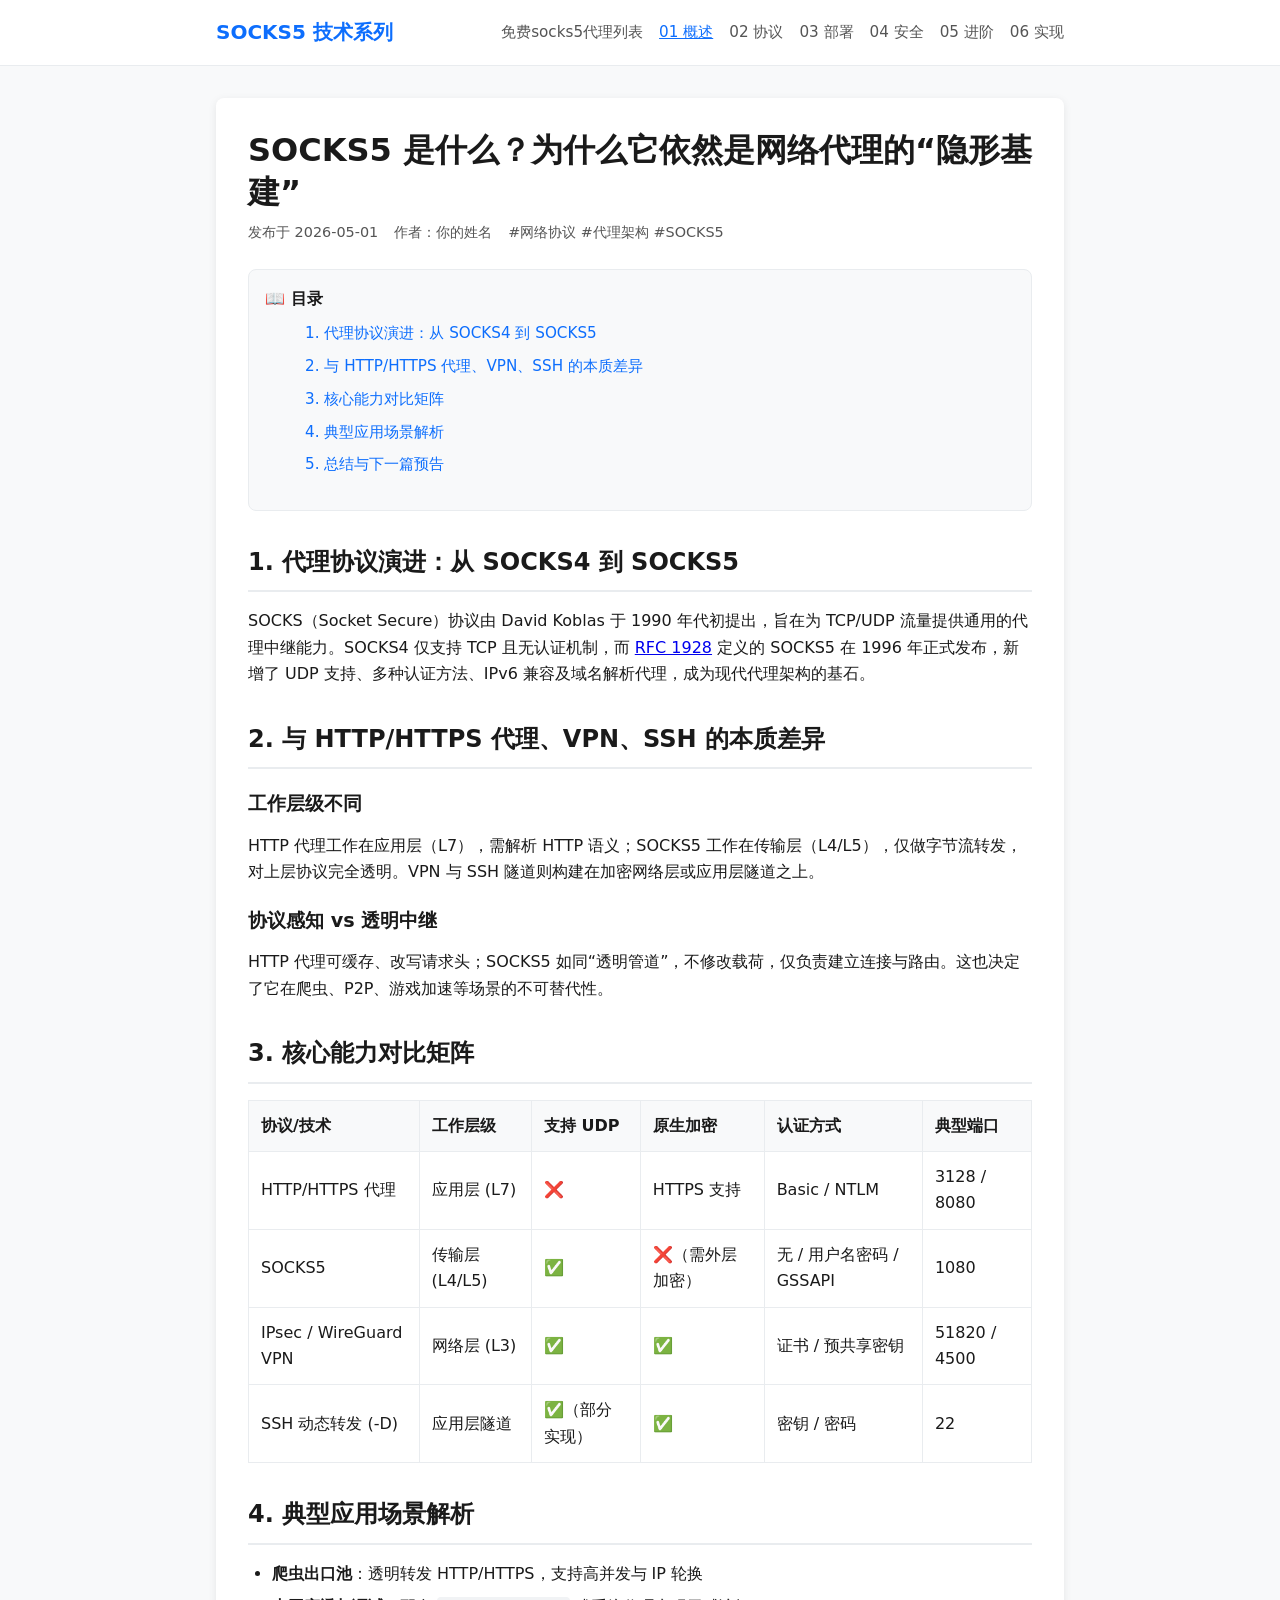
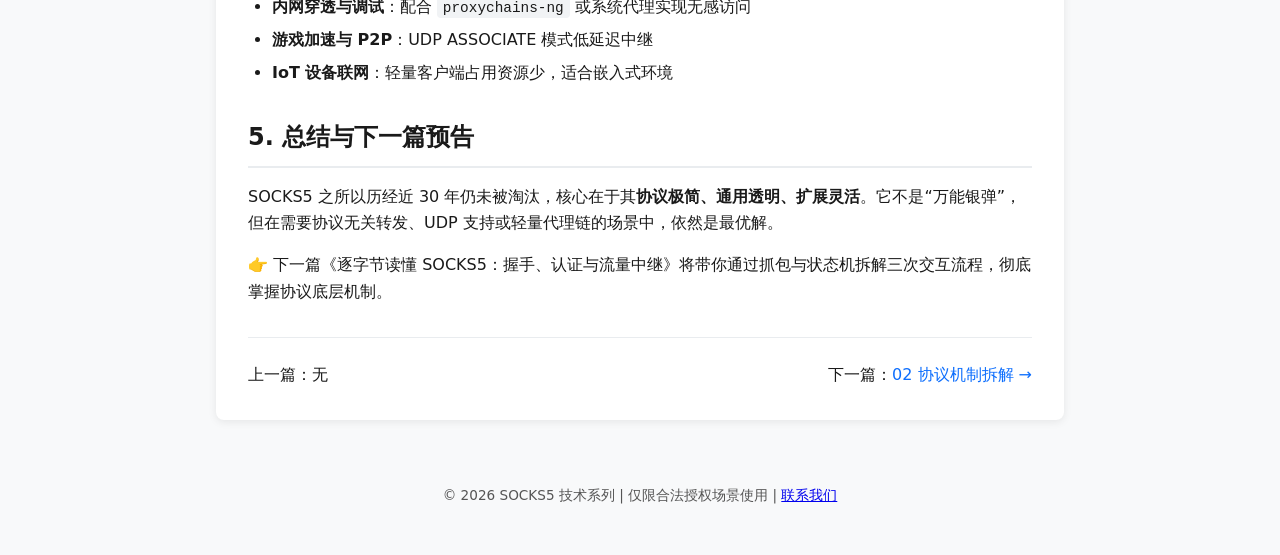
<file: socks5/01-overview.html>
<!DOCTYPE html>
<html lang="zh-CN">
<head>
  <meta charset="UTF-8">
  <meta name="viewport" content="width=device-width, initial-scale=1.0">
  <title>搭建socks5代理 SOCKS5 是什么？为什么它依然是网络代理的“隐形基建” | SOCKS5 技术系列</title>
  <meta name="description" content="从协议演进、工作层级、与 HTTP/VPN 的差异到典型应用场景，全面解析 SOCKS5 为何在现代网络架构中仍是不可替代的底层代理协议。">
  <meta name="keywords" content="SOCKS5, 代理协议, 网络架构, HTTP代理, VPN, 内网穿透, 爬虫出口">
  <meta name="author" content="你的姓名/团队">
  <meta name="robots" content="index, follow">
  <link rel="canonical" href="https://socks5-proxy.github.io/socks5/01-overview.html">
  <link rel="prev" href="">
  <link rel="next" href="https://socks5-proxy.github.io/socks5/02-protocol.html">

  <!-- Open Graph / Twitter -->
  <meta property="og:type" content="article">
  <meta property="og:title" content="SOCKS5 是什么？为什么它依然是网络代理的“隐形基建”">
  <meta property="og:description" content="从协议演进、工作层级、与 HTTP/VPN 的差异到典型应用场景，全面解析 SOCKS5。">
  <meta property="og:url" content="https://socks5-proxy.github.io/socks5/01-overview.html">
  <meta property="og:site_name" content="SOCKS5 技术系列">
  <meta name="twitter:card" content="summary_large_image">
  <meta name="twitter:title" content="SOCKS5 是什么？为什么它依然是网络代理的“隐形基建”">

  <!-- 结构化数据 JSON-LD -->
  <script type="application/ld+json">
  {
    "@context": "https://schema.org",
    "@type": "Article",
    "headline": "SOCKS5 是什么？为什么它依然是网络代理的“隐形基建”",
    "description": "从协议演进、工作层级、与 HTTP/VPN 的差异到典型应用场景，全面解析 SOCKS5。",
    "image": "https://socks5-proxy.github.io/assets/socks5-cover.jpg",
    "author": { "@type": "Organization", "name": "你的团队" },
    "publisher": { "@type": "Organization", "name": "你的团队", "logo": { "@type": "ImageObject", "url": "https://socks5-proxy.github.io/logo.png" } },
    "datePublished": "2026-05-01",
    "dateModified": "2026-05-07",
    "mainEntityOfPage": { "@type": "WebPage", "@id": "https://socks5-proxy.github.io/socks5/01-overview.html" }
  }
  </script>
  <link rel="stylesheet" href="style.css">
</head>
<body>
  <header class="site-header">
    <nav class="site-nav" aria-label="主导航">
      <a href="https://socks5-proxy.github.io/socks5/" class="site-logo">SOCKS5 技术系列</a>
      <div class="nav-links">
        <a href="/">免费socks5代理列表</a>
        <a href="01-overview.html" class="active">01 概述</a>
        <a href="02-protocol.html">02 协议</a>
        <a href="03-deployment.html">03 部署</a>
        <a href="04-security.html">04 安全</a>
        <a href="05-advanced.html">05 进阶</a>
        <a href="06-implementation.html">06 实现</a>
      </div>
    </nav>
  </header>

  <main>
    <article>
      <header>
        <h1>SOCKS5 是什么？为什么它依然是网络代理的“隐形基建”</h1>
        <div class="meta">
          <time datetime="2026-05-01">发布于 2026-05-01</time>
          <span class="author">作者：你的姓名</span>
          <span class="tag">#网络协议 #代理架构 #SOCKS5</span>
        </div>
      </header>

      <nav id="toc" aria-label="文章目录">
        <h2>📖 目录</h2>
        <ul>
          <li><a href="#evolution">1. 代理协议演进：从 SOCKS4 到 SOCKS5</a></li>
          <li><a href="#diff">2. 与 HTTP/HTTPS 代理、VPN、SSH 的本质差异</a></li>
          <li><a href="#matrix">3. 核心能力对比矩阵</a></li>
          <li><a href="#usecases">4. 典型应用场景解析</a></li>
          <li><a href="#summary">5. 总结与下一篇预告</a></li>
        </ul>
      </nav>

      <section id="evolution">
        <h2>1. 代理协议演进：从 SOCKS4 到 SOCKS5</h2>
        <p>SOCKS（Socket Secure）协议由 David Koblas 于 1990 年代初提出，旨在为 TCP/UDP 流量提供通用的代理中继能力。SOCKS4 仅支持 TCP 且无认证机制，而 <a href="https://www.rfc-editor.org/rfc/rfc1928" target="_blank" rel="noopener">RFC 1928</a> 定义的 SOCKS5 在 1996 年正式发布，新增了 UDP 支持、多种认证方法、IPv6 兼容及域名解析代理，成为现代代理架构的基石。</p>
      </section>

      <section id="diff">
        <h2>2. 与 HTTP/HTTPS 代理、VPN、SSH 的本质差异</h2>
        <h3>工作层级不同</h3>
        <p>HTTP 代理工作在应用层（L7），需解析 HTTP 语义；SOCKS5 工作在传输层（L4/L5），仅做字节流转发，对上层协议完全透明。VPN 与 SSH 隧道则构建在加密网络层或应用层隧道之上。</p>
        <h3>协议感知 vs 透明中继</h3>
        <p>HTTP 代理可缓存、改写请求头；SOCKS5 如同“透明管道”，不修改载荷，仅负责建立连接与路由。这也决定了它在爬虫、P2P、游戏加速等场景的不可替代性。</p>
      </section>

      <section id="matrix">
        <h2>3. 核心能力对比矩阵</h2>
        <table>
          <thead>
            <tr>
              <th>协议/技术</th>
              <th>工作层级</th>
              <th>支持 UDP</th>
              <th>原生加密</th>
              <th>认证方式</th>
              <th>典型端口</th>
            </tr>
          </thead>
          <tbody>
            <tr>
              <td>HTTP/HTTPS 代理</td>
              <td>应用层 (L7)</td>
              <td>❌</td>
              <td>HTTPS 支持</td>
              <td>Basic / NTLM</td>
              <td>3128 / 8080</td>
            </tr>
            <tr>
              <td>SOCKS5</td>
              <td>传输层 (L4/L5)</td>
              <td>✅</td>
              <td>❌（需外层加密）</td>
              <td>无 / 用户名密码 / GSSAPI</td>
              <td>1080</td>
            </tr>
            <tr>
              <td>IPsec / WireGuard VPN</td>
              <td>网络层 (L3)</td>
              <td>✅</td>
              <td>✅</td>
              <td>证书 / 预共享密钥</td>
              <td>51820 / 4500</td>
            </tr>
            <tr>
              <td>SSH 动态转发 (-D)</td>
              <td>应用层隧道</td>
              <td>✅（部分实现）</td>
              <td>✅</td>
              <td>密钥 / 密码</td>
              <td>22</td>
            </tr>
          </tbody>
        </table>
      </section>

      <section id="usecases">
        <h2>4. 典型应用场景解析</h2>
        <ul>
          <li><strong>爬虫出口池</strong>：透明转发 HTTP/HTTPS，支持高并发与 IP 轮换</li>
          <li><strong>内网穿透与调试</strong>：配合 <code>proxychains-ng</code> 或系统代理实现无感访问</li>
          <li><strong>游戏加速与 P2P</strong>：UDP ASSOCIATE 模式低延迟中继</li>
          <li><strong>IoT 设备联网</strong>：轻量客户端占用资源少，适合嵌入式环境</li>
        </ul>
      </section>

      <section id="summary">
        <h2>5. 总结与下一篇预告</h2>
        <p>SOCKS5 之所以历经近 30 年仍未被淘汰，核心在于其<strong>协议极简、通用透明、扩展灵活</strong>。它不是“万能银弹”，但在需要协议无关转发、UDP 支持或轻量代理链的场景中，依然是最优解。</p>
        <p>👉 下一篇《逐字节读懂 SOCKS5：握手、认证与流量中继》将带你通过抓包与状态机拆解三次交互流程，彻底掌握协议底层机制。</p>
      </section>

      <aside class="series-nav" aria-label="系列导航">
        <span>上一篇：无</span>
        <span>下一篇：<a href="02-protocol.html">02 协议机制拆解 →</a></span>
      </aside>
    </article>
  </main>

  <footer>
    <p>© 2026 SOCKS5 技术系列 | 仅限合法授权场景使用 | <a href="mailto:contact@example.com">联系我们</a></p>
  </footer>
</body>
</html>
</file>
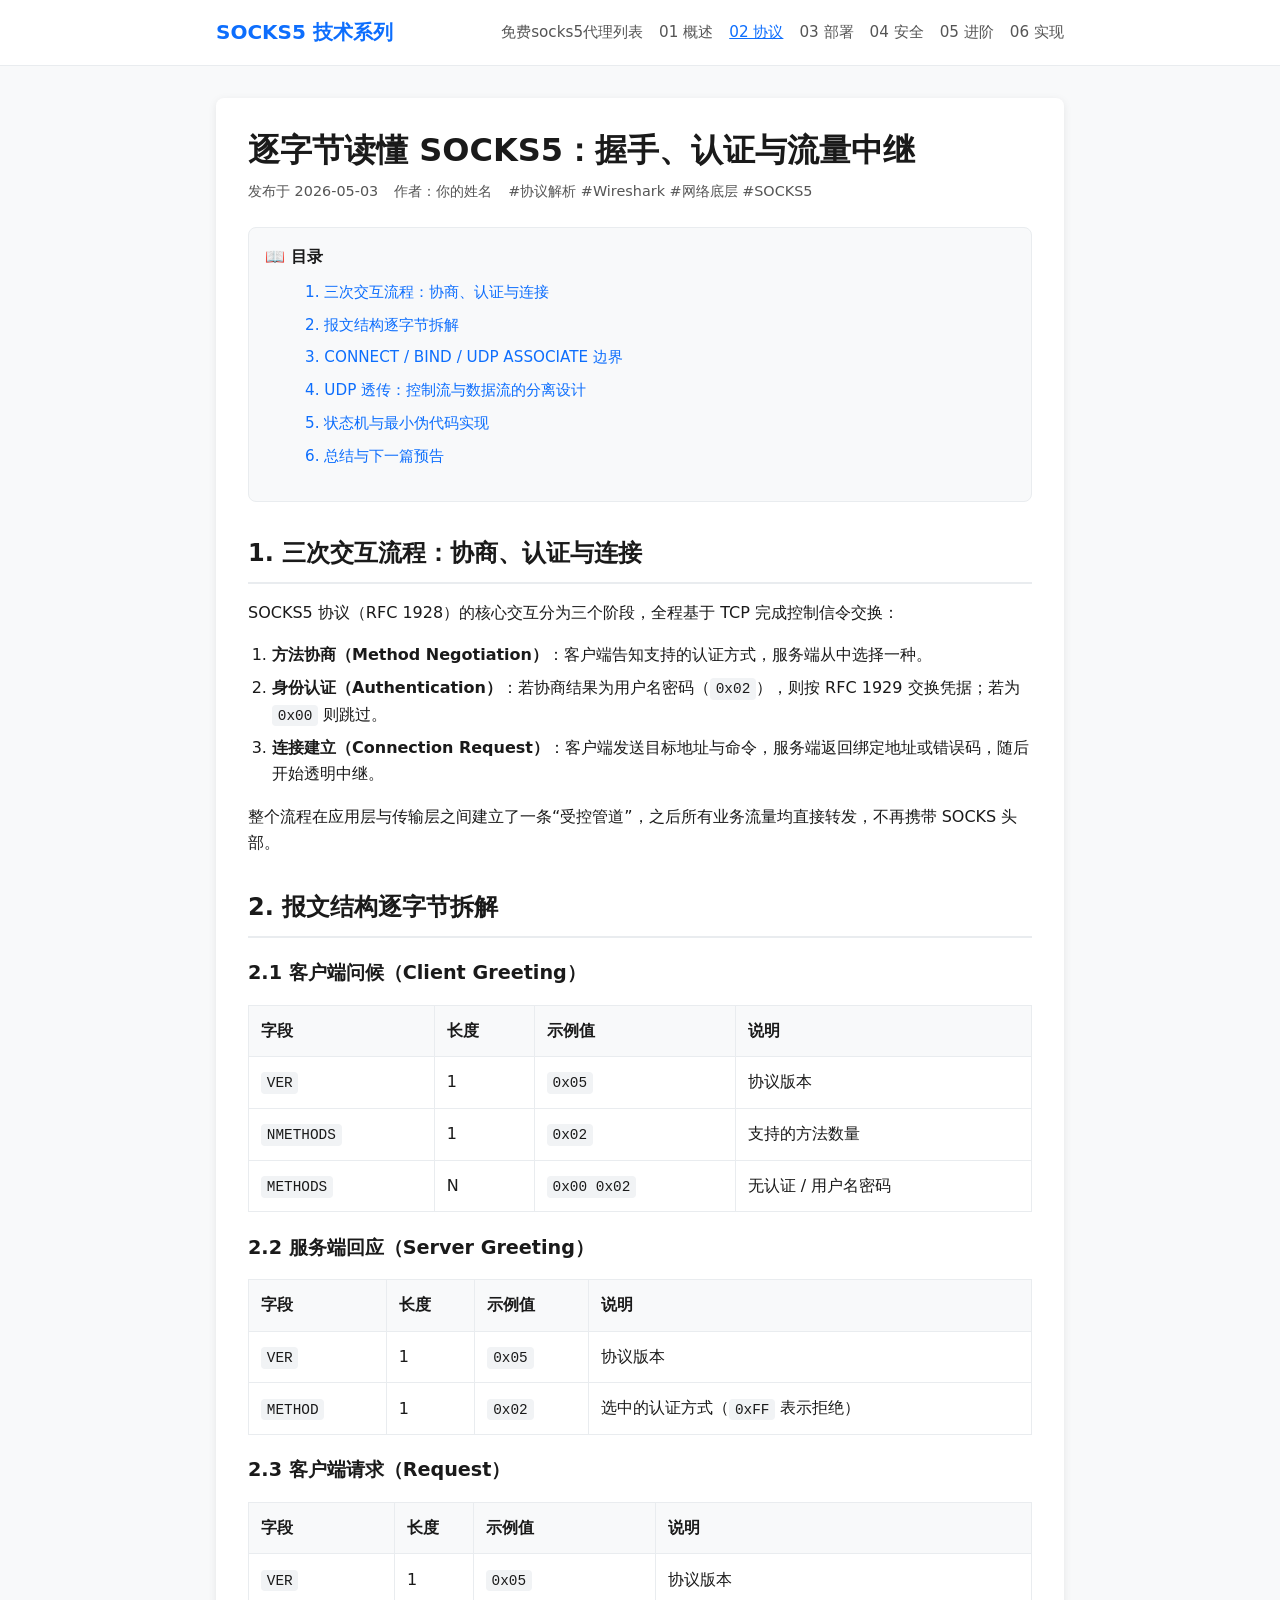
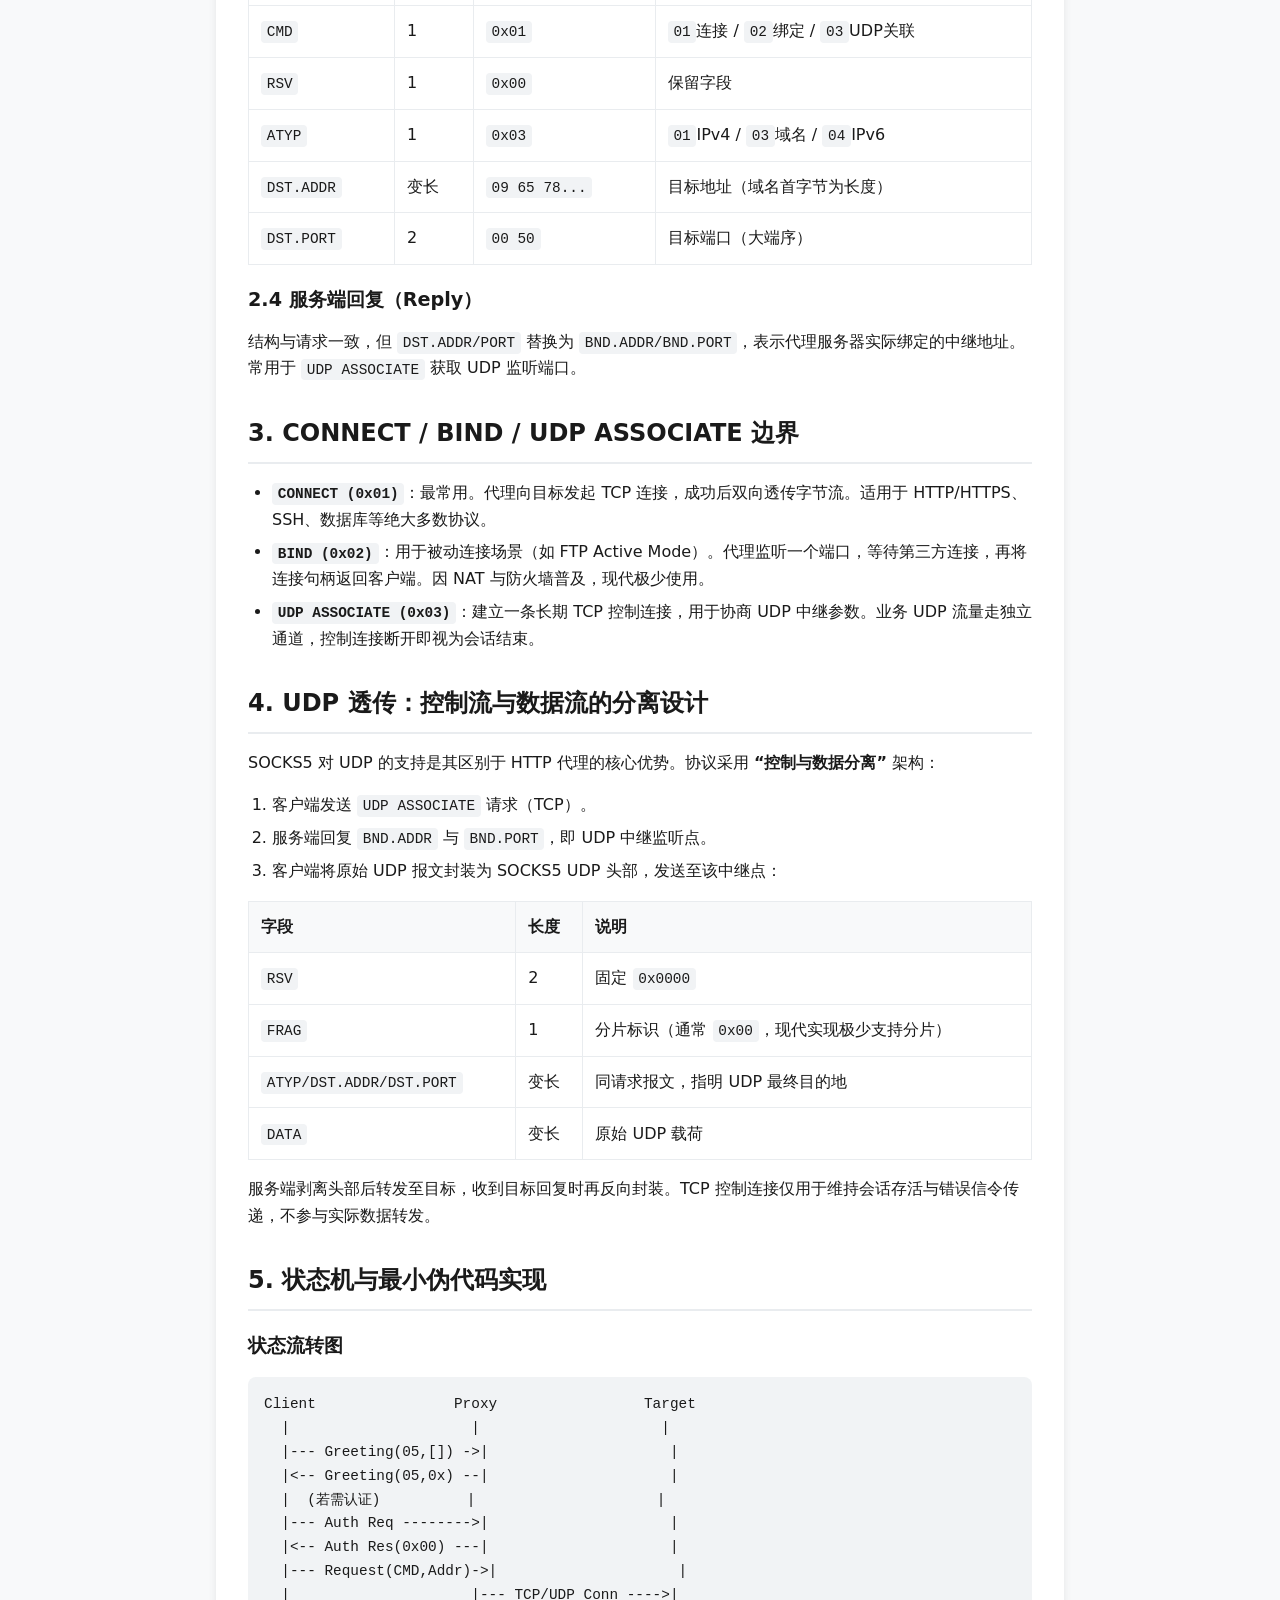
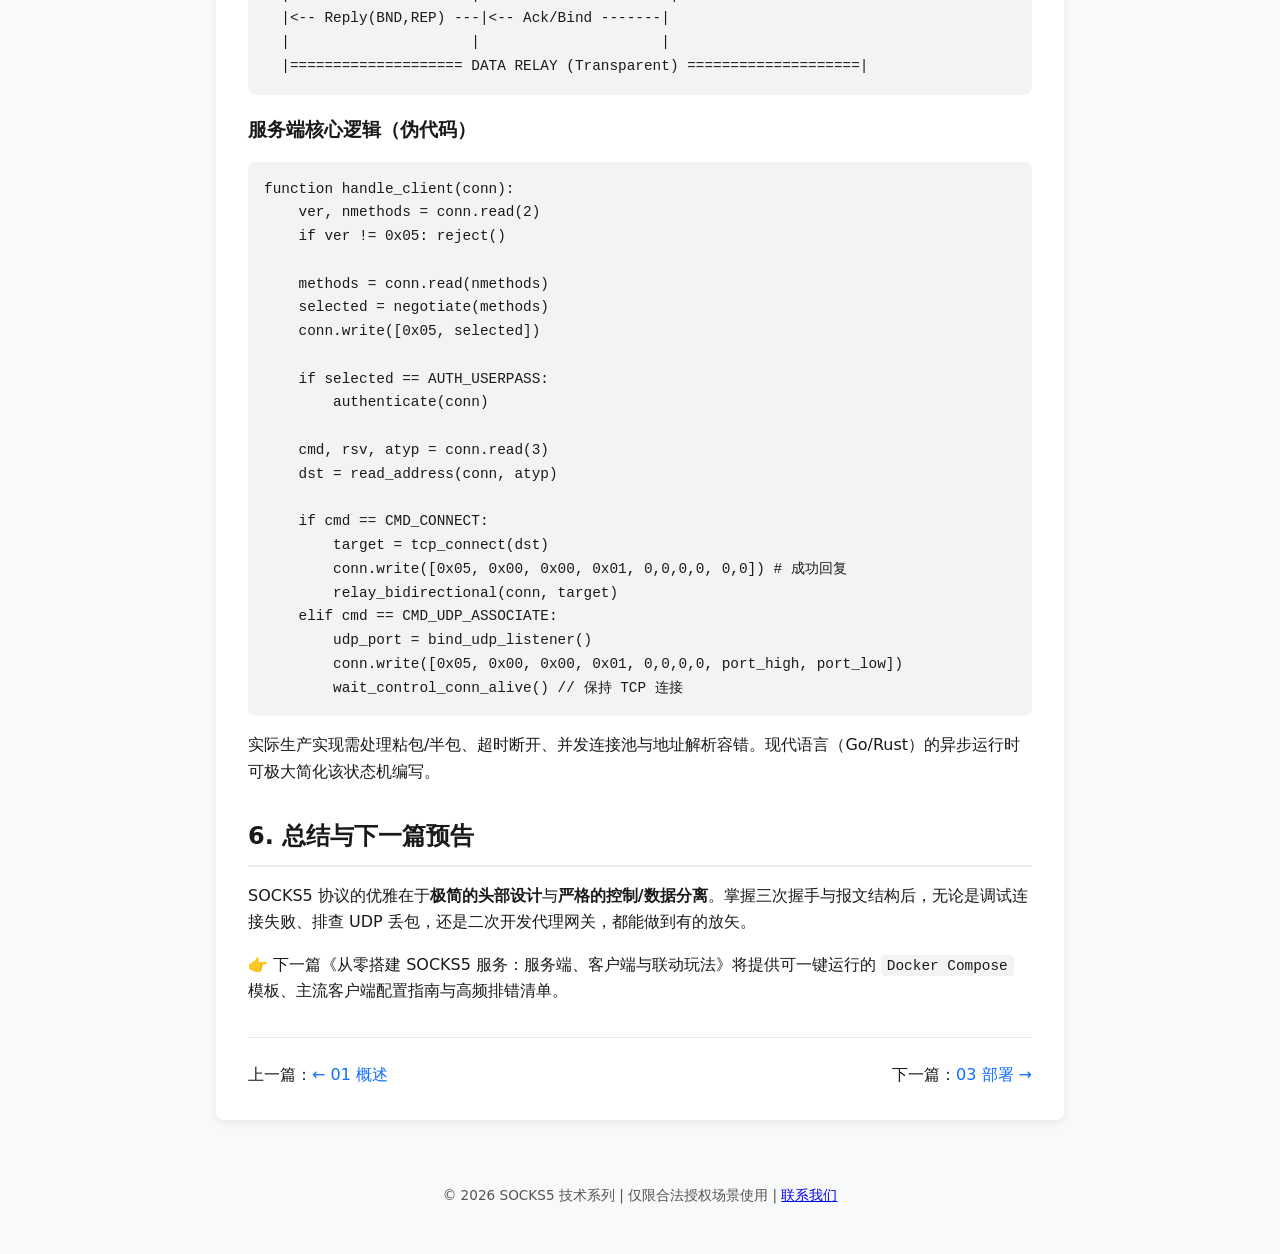
<file: socks5/02-protocol.html>
<!DOCTYPE html>
<html lang="zh-CN">
<head>
  <meta charset="UTF-8">
  <meta name="viewport" content="width=device-width, initial-scale=1.0">
  <title>搭建socks5代理 逐字节读懂 SOCKS5：握手、认证与流量中继 | SOCKS5 技术系列</title>
  <meta name="description" content="通过 Wireshark 抓包与报文结构拆解，详解 SOCKS5 三次交互流程、三大命令差异、UDP ASSOCIATE 机制及状态机流转。">
  <meta name="keywords" content="SOCKS5协议, RFC1928, 协议抓包, Wireshark, UDP代理, 状态机, 网络调试">
  <meta name="author" content="你的姓名/团队">
  <meta name="robots" content="index, follow">
  <link rel="canonical" href="https://socks5-proxy.github.io/socks5/02-protocol.html">
  <link rel="prev" href="https://socks5-proxy.github.io/socks5/01-overview.html">
  <link rel="next" href="https://socks5-proxy.github.io/socks5/03-deployment.html">

  <!-- Open Graph / Twitter -->
  <meta property="og:type" content="article">
  <meta property="og:title" content="逐字节读懂 SOCKS5：握手、认证与流量中继">
  <meta property="og:description" content="通过 Wireshark 抓包与报文结构拆解，详解 SOCKS5 三次交互流程、三大命令差异与 UDP 机制。">
  <meta property="og:url" content="https://socks5-proxy.github.io/socks5/02-protocol.html">
  <meta property="og:site_name" content="SOCKS5 技术系列">
  <meta name="twitter:card" content="summary_large_image">
  <meta name="twitter:title" content="逐字节读懂 SOCKS5：握手、认证与流量中继">

  <!-- 结构化数据 JSON-LD -->
  <script type="application/ld+json">
  {
    "@context": "https://schema.org",
    "@type": "Article",
    "headline": "逐字节读懂 SOCKS5：握手、认证与流量中继",
    "description": "通过 Wireshark 抓包与报文结构拆解，详解 SOCKS5 三次交互流程、三大命令差异与 UDP 机制。",
    "image": "https://socks5-proxy.github.io/assets/socks5-cover.jpg",
    "author": { "@type": "Organization", "name": "你的团队" },
    "publisher": { "@type": "Organization", "name": "你的团队", "logo": { "@type": "ImageObject", "url": "https://socks5-proxy.github.io/logo.png" } },
    "datePublished": "2026-05-03",
    "dateModified": "2026-05-07",
    "mainEntityOfPage": { "@type": "WebPage", "@id": "https://socks5-proxy.github.io/socks5/02-protocol.html" }
  }
  </script>
  <link rel="stylesheet" href="style.css">
</head>
<body>
  <header class="site-header">
    <nav class="site-nav" aria-label="主导航">
      <a href="https://socks5-proxy.github.io/socks5/" class="site-logo">SOCKS5 技术系列</a>
      <div class="nav-links">
        <a href="/">免费socks5代理列表</a>
        <a href="01-overview.html">01 概述</a>
        <a href="02-protocol.html" class="active">02 协议</a>
        <a href="03-deployment.html">03 部署</a>
        <a href="04-security.html">04 安全</a>
        <a href="05-advanced.html">05 进阶</a>
        <a href="06-implementation.html">06 实现</a>
      </div>
    </nav>
  </header>

  <main>
    <article>
      <header>
        <h1>逐字节读懂 SOCKS5：握手、认证与流量中继</h1>
        <div class="meta">
          <time datetime="2026-05-03">发布于 2026-05-03</time>
          <span class="author">作者：你的姓名</span>
          <span class="tag">#协议解析 #Wireshark #网络底层 #SOCKS5</span>
        </div>
      </header>

      <nav id="toc" aria-label="文章目录">
        <h2>📖 目录</h2>
        <ul>
          <li><a href="#handshake">1. 三次交互流程：协商、认证与连接</a></li>
          <li><a href="#packet">2. 报文结构逐字节拆解</a></li>
          <li><a href="#commands">3. CONNECT / BIND / UDP ASSOCIATE 边界</a></li>
          <li><a href="#udp">4. UDP 透传：控制流与数据流的分离设计</a></li>
          <li><a href="#state">5. 状态机与最小伪代码实现</a></li>
          <li><a href="#summary">6. 总结与下一篇预告</a></li>
        </ul>
      </nav>

      <section id="handshake">
        <h2>1. 三次交互流程：协商、认证与连接</h2>
        <p>SOCKS5 协议（RFC 1928）的核心交互分为三个阶段，全程基于 TCP 完成控制信令交换：</p>
        <ol>
          <li><strong>方法协商（Method Negotiation）</strong>：客户端告知支持的认证方式，服务端从中选择一种。</li>
          <li><strong>身份认证（Authentication）</strong>：若协商结果为用户名密码（<code>0x02</code>），则按 RFC 1929 交换凭据；若为 <code>0x00</code> 则跳过。</li>
          <li><strong>连接建立（Connection Request）</strong>：客户端发送目标地址与命令，服务端返回绑定地址或错误码，随后开始透明中继。</li>
        </ol>
        <p>整个流程在应用层与传输层之间建立了一条“受控管道”，之后所有业务流量均直接转发，不再携带 SOCKS 头部。</p>
      </section>

      <section id="packet">
        <h2>2. 报文结构逐字节拆解</h2>
        <h3>2.1 客户端问候（Client Greeting）</h3>
        <table>
          <thead><tr><th>字段</th><th>长度</th><th>示例值</th><th>说明</th></tr></thead>
          <tbody>
            <tr><td><code>VER</code></td><td>1</td><td><code>0x05</code></td><td>协议版本</td></tr>
            <tr><td><code>NMETHODS</code></td><td>1</td><td><code>0x02</code></td><td>支持的方法数量</td></tr>
            <tr><td><code>METHODS</code></td><td>N</td><td><code>0x00 0x02</code></td><td>无认证 / 用户名密码</td></tr>
          </tbody>
        </table>

        <h3>2.2 服务端回应（Server Greeting）</h3>
        <table>
          <thead><tr><th>字段</th><th>长度</th><th>示例值</th><th>说明</th></tr></thead>
          <tbody>
            <tr><td><code>VER</code></td><td>1</td><td><code>0x05</code></td><td>协议版本</td></tr>
            <tr><td><code>METHOD</code></td><td>1</td><td><code>0x02</code></td><td>选中的认证方式（<code>0xFF</code> 表示拒绝）</td></tr>
          </tbody>
        </table>

        <h3>2.3 客户端请求（Request）</h3>
        <table>
          <thead><tr><th>字段</th><th>长度</th><th>示例值</th><th>说明</th></tr></thead>
          <tbody>
            <tr><td><code>VER</code></td><td>1</td><td><code>0x05</code></td><td>协议版本</td></tr>
            <tr><td><code>CMD</code></td><td>1</td><td><code>0x01</code></td><td><code>01</code>连接 / <code>02</code>绑定 / <code>03</code>UDP关联</td></tr>
            <tr><td><code>RSV</code></td><td>1</td><td><code>0x00</code></td><td>保留字段</td></tr>
            <tr><td><code>ATYP</code></td><td>1</td><td><code>0x03</code></td><td><code>01</code>IPv4 / <code>03</code>域名 / <code>04</code>IPv6</td></tr>
            <tr><td><code>DST.ADDR</code></td><td>变长</td><td><code>09 65 78...</code></td><td>目标地址（域名首字节为长度）</td></tr>
            <tr><td><code>DST.PORT</code></td><td>2</td><td><code>00 50</code></td><td>目标端口（大端序）</td></tr>
          </tbody>
        </table>

        <h3>2.4 服务端回复（Reply）</h3>
        <p>结构与请求一致，但 <code>DST.ADDR/PORT</code> 替换为 <code>BND.ADDR/BND.PORT</code>，表示代理服务器实际绑定的中继地址。常用于 <code>UDP ASSOCIATE</code> 获取 UDP 监听端口。</p>
      </section>

      <section id="commands">
        <h2>3. CONNECT / BIND / UDP ASSOCIATE 边界</h2>
        <ul>
          <li><strong><code>CONNECT (0x01)</code></strong>：最常用。代理向目标发起 TCP 连接，成功后双向透传字节流。适用于 HTTP/HTTPS、SSH、数据库等绝大多数协议。</li>
          <li><strong><code>BIND (0x02)</code></strong>：用于被动连接场景（如 FTP Active Mode）。代理监听一个端口，等待第三方连接，再将连接句柄返回客户端。因 NAT 与防火墙普及，现代极少使用。</li>
          <li><strong><code>UDP ASSOCIATE (0x03)</code></strong>：建立一条长期 TCP 控制连接，用于协商 UDP 中继参数。业务 UDP 流量走独立通道，控制连接断开即视为会话结束。</li>
        </ul>
      </section>

      <section id="udp">
        <h2>4. UDP 透传：控制流与数据流的分离设计</h2>
        <p>SOCKS5 对 UDP 的支持是其区别于 HTTP 代理的核心优势。协议采用 <strong>“控制与数据分离”</strong> 架构：</p>
        <ol>
          <li>客户端发送 <code>UDP ASSOCIATE</code> 请求（TCP）。</li>
          <li>服务端回复 <code>BND.ADDR</code> 与 <code>BND.PORT</code>，即 UDP 中继监听点。</li>
          <li>客户端将原始 UDP 报文封装为 SOCKS5 UDP 头部，发送至该中继点：</li>
        </ol>
        <table>
          <thead><tr><th>字段</th><th>长度</th><th>说明</th></tr></thead>
          <tbody>
            <tr><td><code>RSV</code></td><td>2</td><td>固定 <code>0x0000</code></td></tr>
            <tr><td><code>FRAG</code></td><td>1</td><td>分片标识（通常 <code>0x00</code>，现代实现极少支持分片）</td></tr>
            <tr><td><code>ATYP/DST.ADDR/DST.PORT</code></td><td>变长</td><td>同请求报文，指明 UDP 最终目的地</td></tr>
            <tr><td><code>DATA</code></td><td>变长</td><td>原始 UDP 载荷</td></tr>
          </tbody>
        </table>
        <p>服务端剥离头部后转发至目标，收到目标回复时再反向封装。TCP 控制连接仅用于维持会话存活与错误信令传递，不参与实际数据转发。</p>
      </section>

      <section id="state">
        <h2>5. 状态机与最小伪代码实现</h2>
        <h3>状态流转图</h3>
        <pre><code>Client                Proxy                 Target
  |                     |                     |
  |--- Greeting(05,[]) ->|                     |
  |&lt;-- Greeting(05,0x) --|                     |
  |  (若需认证)          |                     |
  |--- Auth Req --------&gt;|                     |
  |&lt;-- Auth Res(0x00) ---|                     |
  |--- Request(CMD,Addr)-&gt;|                     |
  |                     |--- TCP/UDP Conn ----&gt;|
  |&lt;-- Reply(BND,REP) ---|&lt;-- Ack/Bind -------|
  |                     |                     |
  |==================== DATA RELAY (Transparent) ====================|</code></pre>

        <h3>服务端核心逻辑（伪代码）</h3>
        <pre><code>function handle_client(conn):
    ver, nmethods = conn.read(2)
    if ver != 0x05: reject()
    
    methods = conn.read(nmethods)
    selected = negotiate(methods)
    conn.write([0x05, selected])
    
    if selected == AUTH_USERPASS:
        authenticate(conn)
        
    cmd, rsv, atyp = conn.read(3)
    dst = read_address(conn, atyp)
    
    if cmd == CMD_CONNECT:
        target = tcp_connect(dst)
        conn.write([0x05, 0x00, 0x00, 0x01, 0,0,0,0, 0,0]) # 成功回复
        relay_bidirectional(conn, target)
    elif cmd == CMD_UDP_ASSOCIATE:
        udp_port = bind_udp_listener()
        conn.write([0x05, 0x00, 0x00, 0x01, 0,0,0,0, port_high, port_low])
        wait_control_conn_alive() // 保持 TCP 连接</code></pre>
        <p>实际生产实现需处理粘包/半包、超时断开、并发连接池与地址解析容错。现代语言（Go/Rust）的异步运行时可极大简化该状态机编写。</p>
      </section>

      <section id="summary">
        <h2>6. 总结与下一篇预告</h2>
        <p>SOCKS5 协议的优雅在于<strong>极简的头部设计</strong>与<strong>严格的控制/数据分离</strong>。掌握三次握手与报文结构后，无论是调试连接失败、排查 UDP 丢包，还是二次开发代理网关，都能做到有的放矢。</p>
        <p>👉 下一篇《从零搭建 SOCKS5 服务：服务端、客户端与联动玩法》将提供可一键运行的 <code>Docker Compose</code> 模板、主流客户端配置指南与高频排错清单。</p>
      </section>

      <aside class="series-nav" aria-label="系列导航">
        <span>上一篇：<a href="01-overview.html">← 01 概述</a></span>
        <span>下一篇：<a href="03-deployment.html">03 部署 →</a></span>
      </aside>
    </article>
  </main>

  <footer>
    <p>© 2026 SOCKS5 技术系列 | 仅限合法授权场景使用 | <a href="mailto:contact@example.com">联系我们</a></p>
  </footer>
</body>
</html>
</file>
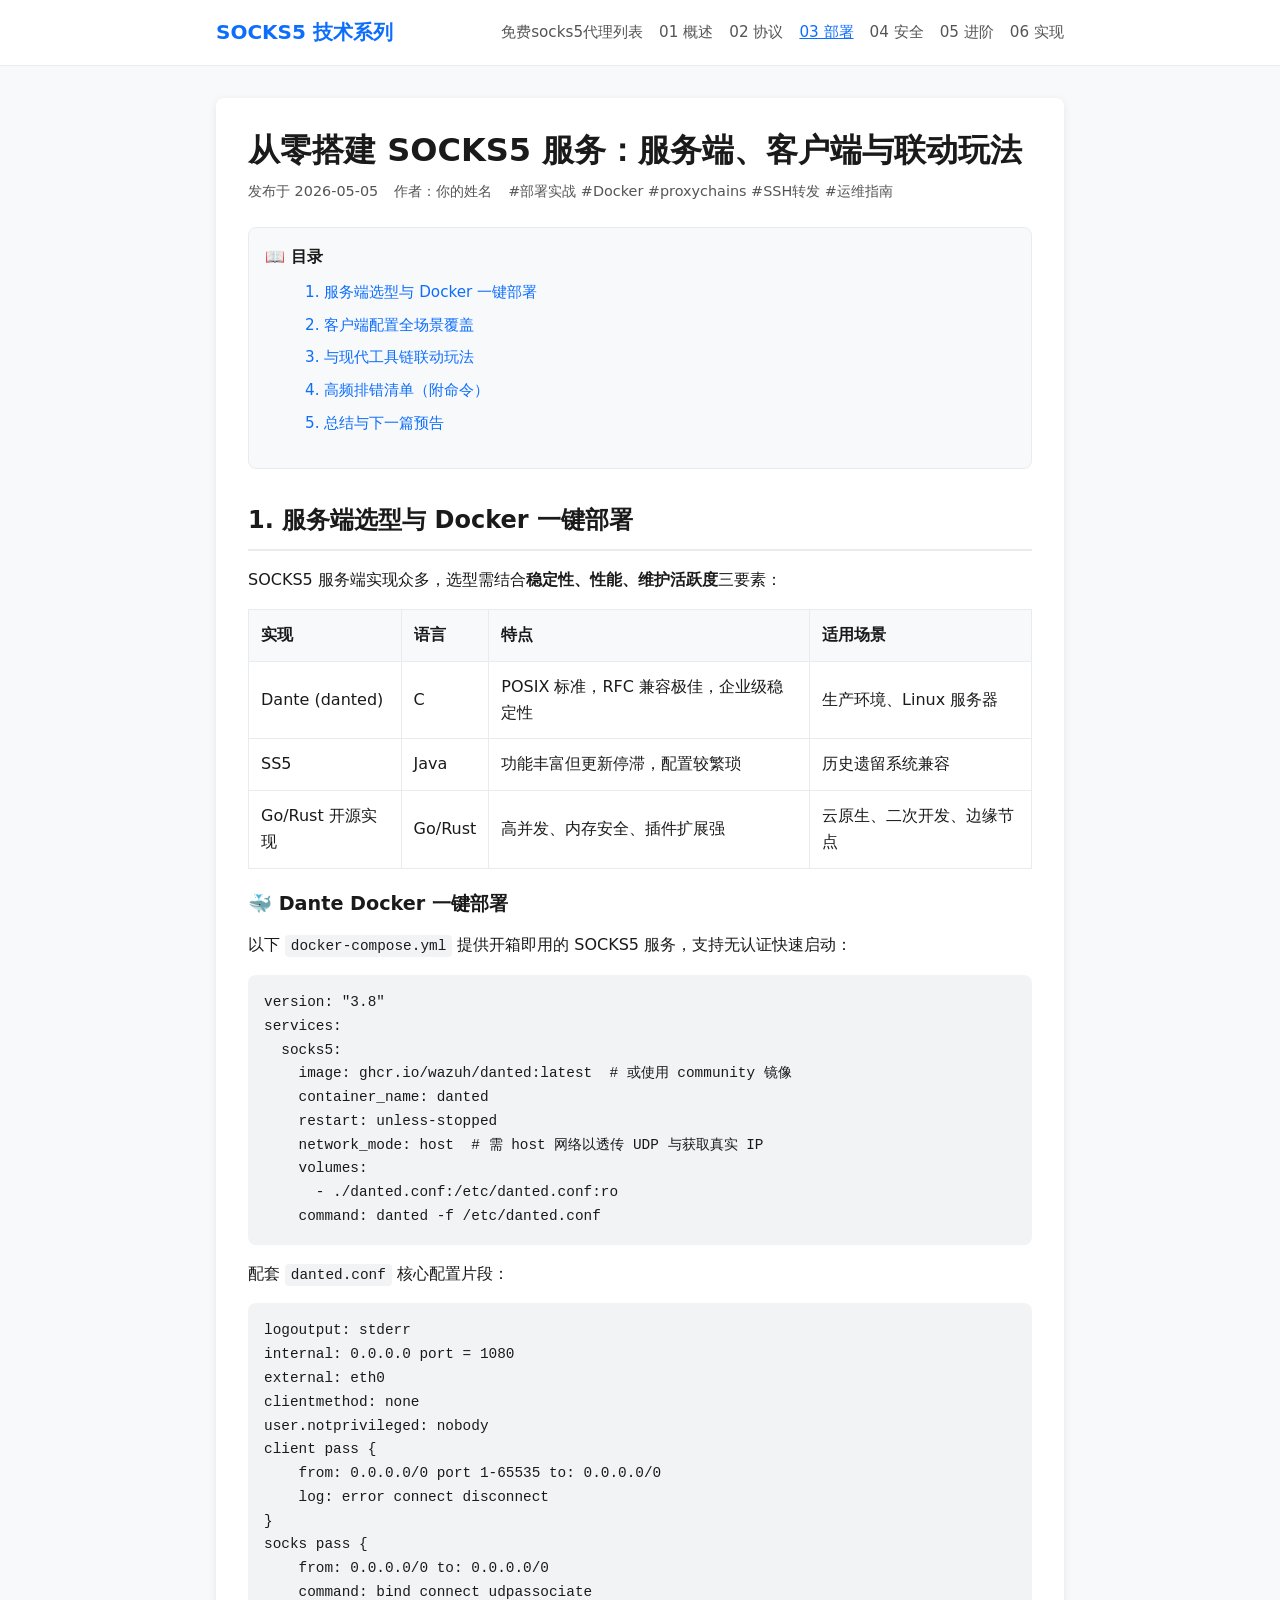
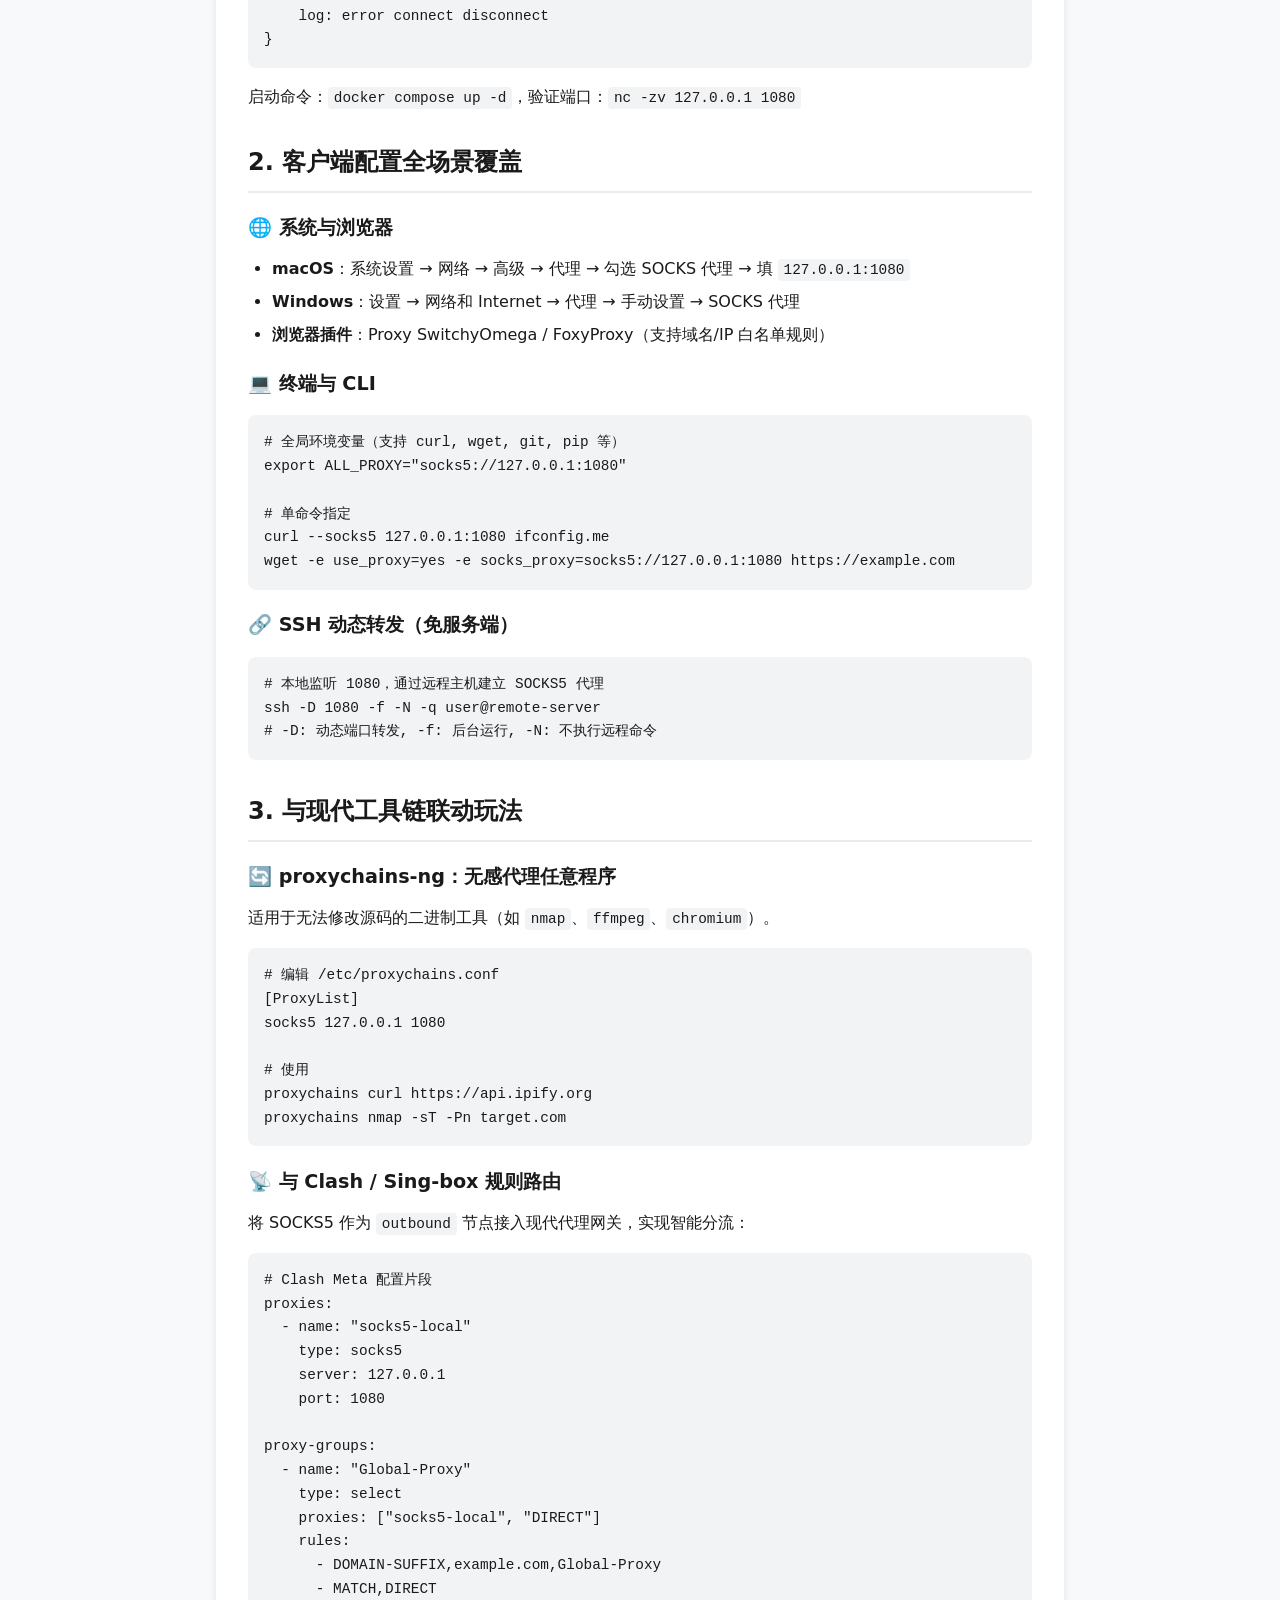
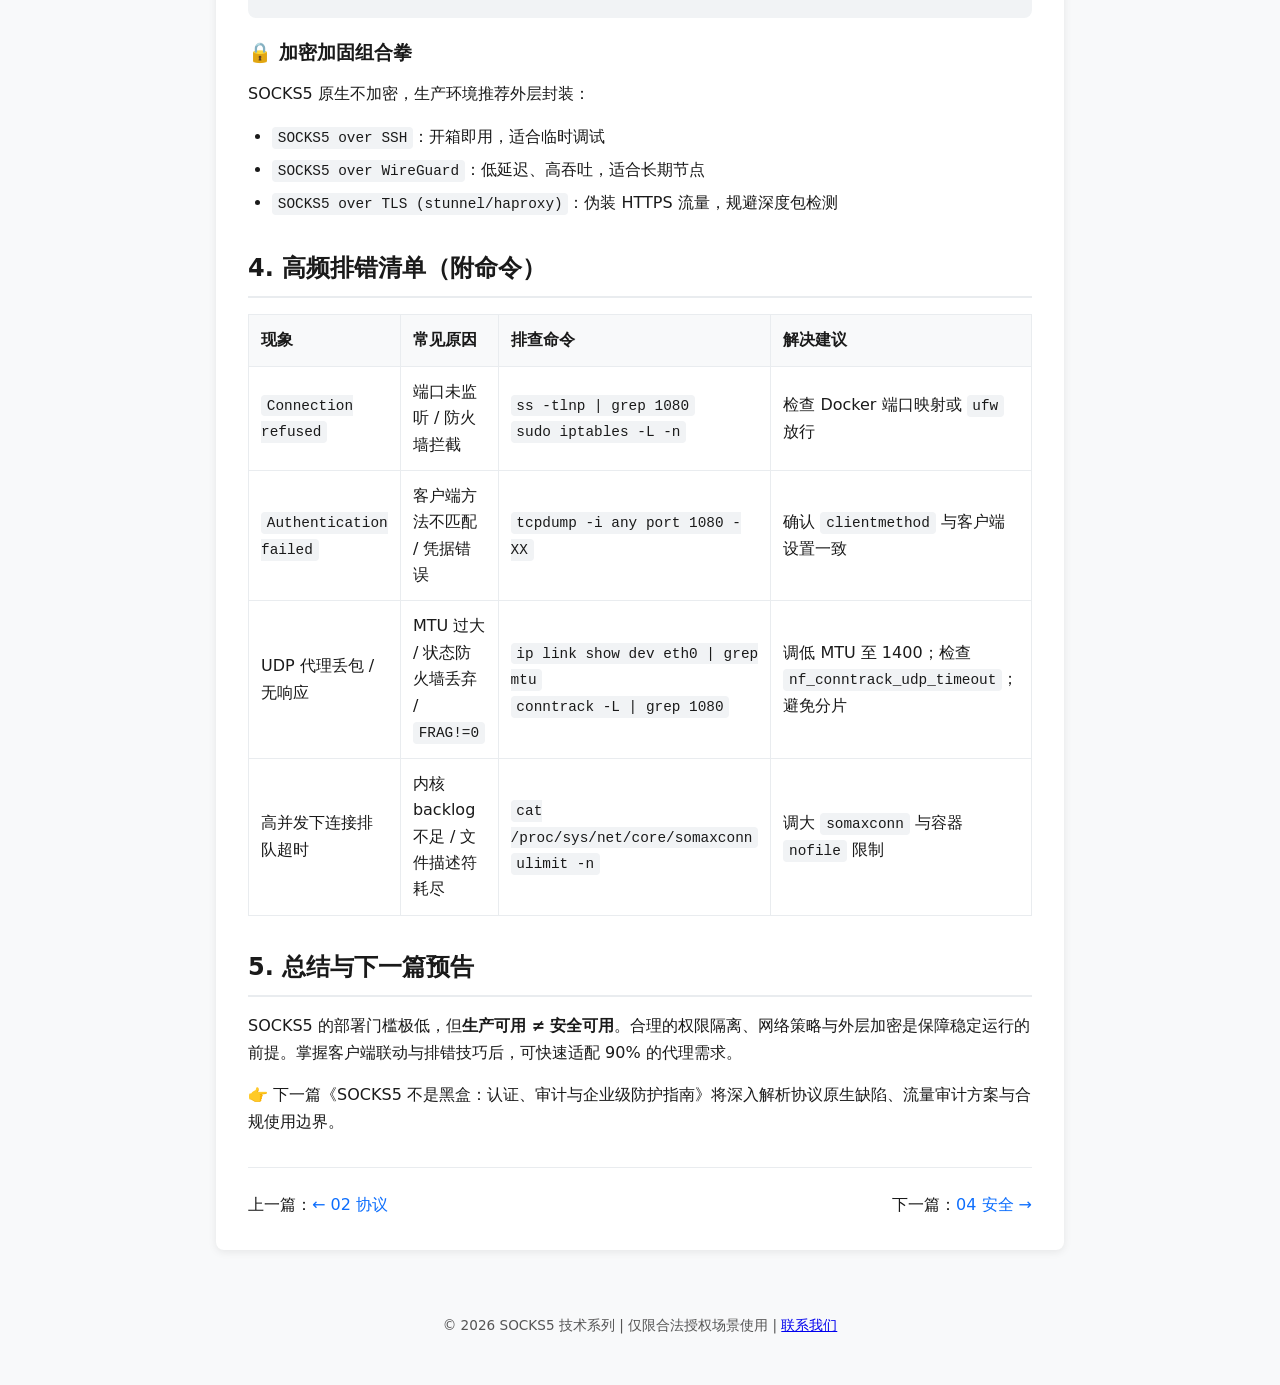
<file: socks5/03-deployment.html>
<!DOCTYPE html>
<html lang="zh-CN">
<head>
  <meta charset="UTF-8">
  <meta name="viewport" content="width=device-width, initial-scale=1.0">
  <title>搭建socks5代理 从零搭建 SOCKS5 服务：服务端、客户端与联动玩法 | SOCKS5 技术系列</title>
  <meta name="description" content="提供 Dante/SS5 部署指南、Docker 一键脚本、proxychains/Clash 联动配置与常见排错清单，快速构建可复现的 SOCKS5 代理环境。">
  <meta name="keywords" content="SOCKS5部署, Dante代理, Docker Compose, proxychains, SSH动态转发, 代理配置, 网络调试">
  <meta name="author" content="你的姓名/团队">
  <meta name="robots" content="index, follow">
  <link rel="canonical" href="https://socks5-proxy.github.io/socks5/03-deployment.html">
  <link rel="prev" href="https://socks5-proxy.github.io/socks5/02-protocol.html">
  <link rel="next" href="https://socks5-proxy.github.io/socks5/04-security.html">

  <!-- Open Graph / Twitter -->
  <meta property="og:type" content="article">
  <meta property="og:title" content="从零搭建 SOCKS5 服务：服务端、客户端与联动玩法">
  <meta property="og:description" content="提供 Dante/SS5 部署指南、Docker 一键脚本、proxychains/Clash 联动配置与常见排错清单。">
  <meta property="og:url" content="https://socks5-proxy.github.io/socks5/03-deployment.html">
  <meta property="og:site_name" content="SOCKS5 技术系列">
  <meta name="twitter:card" content="summary_large_image">
  <meta name="twitter:title" content="从零搭建 SOCKS5 服务：服务端、客户端与联动玩法">

  <!-- 结构化数据 JSON-LD -->
  <script type="application/ld+json">
  {
    "@context": "https://schema.org",
    "@type": "Article",
    "headline": "从零搭建 SOCKS5 服务：服务端、客户端与联动玩法",
    "description": "提供 Dante/SS5 部署指南、Docker 一键脚本、proxychains/Clash 联动配置与常见排错清单。",
    "image": "https://socks5-proxy.github.io/assets/socks5-cover.jpg",
    "author": { "@type": "Organization", "name": "你的团队" },
    "publisher": { "@type": "Organization", "name": "你的团队", "logo": { "@type": "ImageObject", "url": "https://socks5-proxy.github.io/logo.png" } },
    "datePublished": "2026-05-05",
    "dateModified": "2026-05-07",
    "mainEntityOfPage": { "@type": "WebPage", "@id": "https://socks5-proxy.github.io/socks5/03-deployment.html" }
  }
  </script>
  <link rel="stylesheet" href="style.css">
</head>
<body>
  <header class="site-header">
    <nav class="site-nav" aria-label="主导航">
      <a href="https://socks5-proxy.github.io/socks5/" class="site-logo">SOCKS5 技术系列</a>
      <div class="nav-links">
        <a href="/">免费socks5代理列表</a>
        <a href="01-overview.html">01 概述</a>
        <a href="02-protocol.html">02 协议</a>
        <a href="03-deployment.html" class="active">03 部署</a>
        <a href="04-security.html">04 安全</a>
        <a href="05-advanced.html">05 进阶</a>
        <a href="06-implementation.html">06 实现</a>
      </div>
    </nav>
  </header>

  <main>
    <article>
      <header>
        <h1>从零搭建 SOCKS5 服务：服务端、客户端与联动玩法</h1>
        <div class="meta">
          <time datetime="2026-05-05">发布于 2026-05-05</time>
          <span class="author">作者：你的姓名</span>
          <span class="tag">#部署实战 #Docker #proxychains #SSH转发 #运维指南</span>
        </div>
      </header>

      <nav id="toc" aria-label="文章目录">
        <h2>📖 目录</h2>
        <ul>
          <li><a href="#server">1. 服务端选型与 Docker 一键部署</a></li>
          <li><a href="#client">2. 客户端配置全场景覆盖</a></li>
          <li><a href="#integration">3. 与现代工具链联动玩法</a></li>
          <li><a href="#troubleshoot">4. 高频排错清单（附命令）</a></li>
          <li><a href="#summary">5. 总结与下一篇预告</a></li>
        </ul>
      </nav>

      <section id="server">
        <h2>1. 服务端选型与 Docker 一键部署</h2>
        <p>SOCKS5 服务端实现众多，选型需结合<strong>稳定性、性能、维护活跃度</strong>三要素：</p>
        <table>
          <thead><tr><th>实现</th><th>语言</th><th>特点</th><th>适用场景</th></tr></thead>
          <tbody>
            <tr><td>Dante (danted)</td><td>C</td><td>POSIX 标准，RFC 兼容极佳，企业级稳定性</td><td>生产环境、Linux 服务器</td></tr>
            <tr><td>SS5</td><td>Java</td><td>功能丰富但更新停滞，配置较繁琐</td><td>历史遗留系统兼容</td></tr>
            <tr><td>Go/Rust 开源实现</td><td>Go/Rust</td><td>高并发、内存安全、插件扩展强</td><td>云原生、二次开发、边缘节点</td></tr>
          </tbody>
        </table>

        <h3>🐳 Dante Docker 一键部署</h3>
        <p>以下 <code>docker-compose.yml</code> 提供开箱即用的 SOCKS5 服务，支持无认证快速启动：</p>
        <pre><code>version: "3.8"
services:
  socks5:
    image: ghcr.io/wazuh/danted:latest  # 或使用 community 镜像
    container_name: danted
    restart: unless-stopped
    network_mode: host  # 需 host 网络以透传 UDP 与获取真实 IP
    volumes:
      - ./danted.conf:/etc/danted.conf:ro
    command: danted -f /etc/danted.conf</code></pre>

        <p>配套 <code>danted.conf</code> 核心配置片段：</p>
        <pre><code>logoutput: stderr
internal: 0.0.0.0 port = 1080
external: eth0
clientmethod: none
user.notprivileged: nobody
client pass {
    from: 0.0.0.0/0 port 1-65535 to: 0.0.0.0/0
    log: error connect disconnect
}
socks pass {
    from: 0.0.0.0/0 to: 0.0.0.0/0
    command: bind connect udpassociate
    log: error connect disconnect
}</code></pre>
        <p>启动命令：<code>docker compose up -d</code>，验证端口：<code>nc -zv 127.0.0.1 1080</code></p>
      </section>

      <section id="client">
        <h2>2. 客户端配置全场景覆盖</h2>
        <h3>🌐 系统与浏览器</h3>
        <ul>
          <li><strong>macOS</strong>：系统设置 → 网络 → 高级 → 代理 → 勾选 SOCKS 代理 → 填 <code>127.0.0.1:1080</code></li>
          <li><strong>Windows</strong>：设置 → 网络和 Internet → 代理 → 手动设置 → SOCKS 代理</li>
          <li><strong>浏览器插件</strong>：Proxy SwitchyOmega / FoxyProxy（支持域名/IP 白名单规则）</li>
        </ul>

        <h3>💻 终端与 CLI</h3>
        <pre><code># 全局环境变量（支持 curl, wget, git, pip 等）
export ALL_PROXY="socks5://127.0.0.1:1080"

# 单命令指定
curl --socks5 127.0.0.1:1080 ifconfig.me
wget -e use_proxy=yes -e socks_proxy=socks5://127.0.0.1:1080 https://example.com</code></pre>

        <h3>🔗 SSH 动态转发（免服务端）</h3>
        <pre><code># 本地监听 1080，通过远程主机建立 SOCKS5 代理
ssh -D 1080 -f -N -q user@remote-server
# -D: 动态端口转发, -f: 后台运行, -N: 不执行远程命令</code></pre>
      </section>

      <section id="integration">
        <h2>3. 与现代工具链联动玩法</h2>
        <h3>🔄 proxychains-ng：无感代理任意程序</h3>
        <p>适用于无法修改源码的二进制工具（如 <code>nmap</code>、<code>ffmpeg</code>、<code>chromium</code>）。</p>
        <pre><code># 编辑 /etc/proxychains.conf
[ProxyList]
socks5 127.0.0.1 1080

# 使用
proxychains curl https://api.ipify.org
proxychains nmap -sT -Pn target.com</code></pre>

        <h3>📡 与 Clash / Sing-box 规则路由</h3>
        <p>将 SOCKS5 作为 <code>outbound</code> 节点接入现代代理网关，实现智能分流：</p>
        <pre><code># Clash Meta 配置片段
proxies:
  - name: "socks5-local"
    type: socks5
    server: 127.0.0.1
    port: 1080

proxy-groups:
  - name: "Global-Proxy"
    type: select
    proxies: ["socks5-local", "DIRECT"]
    rules:
      - DOMAIN-SUFFIX,example.com,Global-Proxy
      - MATCH,DIRECT</code></pre>

        <h3>🔒 加密加固组合拳</h3>
        <p>SOCKS5 原生不加密，生产环境推荐外层封装：</p>
        <ul>
          <li><code>SOCKS5 over SSH</code>：开箱即用，适合临时调试</li>
          <li><code>SOCKS5 over WireGuard</code>：低延迟、高吞吐，适合长期节点</li>
          <li><code>SOCKS5 over TLS (stunnel/haproxy)</code>：伪装 HTTPS 流量，规避深度包检测</li>
        </ul>
      </section>

      <section id="troubleshoot">
        <h2>4. 高频排错清单（附命令）</h2>
        <table>
          <thead><tr><th>现象</th><th>常见原因</th><th>排查命令</th><th>解决建议</th></tr></thead>
          <tbody>
            <tr>
              <td><code>Connection refused</code></td>
              <td>端口未监听 / 防火墙拦截</td>
              <td><code>ss -tlnp | grep 1080</code><br><code>sudo iptables -L -n</code></td>
              <td>检查 Docker 端口映射或 <code>ufw</code> 放行</td>
            </tr>
            <tr>
              <td><code>Authentication failed</code></td>
              <td>客户端方法不匹配 / 凭据错误</td>
              <td><code>tcpdump -i any port 1080 -XX</code></td>
              <td>确认 <code>clientmethod</code> 与客户端设置一致</td>
            </tr>
            <tr>
              <td>UDP 代理丢包 / 无响应</td>
              <td>MTU 过大 / 状态防火墙丢弃 / <code>FRAG!=0</code></td>
              <td><code>ip link show dev eth0 | grep mtu</code><br><code>conntrack -L | grep 1080</code></td>
              <td>调低 MTU 至 1400；检查 <code>nf_conntrack_udp_timeout</code>；避免分片</td>
            </tr>
            <tr>
              <td>高并发下连接排队超时</td>
              <td>内核 backlog 不足 / 文件描述符耗尽</td>
              <td><code>cat /proc/sys/net/core/somaxconn</code><br><code>ulimit -n</code></td>
              <td>调大 <code>somaxconn</code> 与容器 <code>nofile</code> 限制</td>
            </tr>
          </tbody>
        </table>
      </section>

      <section id="summary">
        <h2>5. 总结与下一篇预告</h2>
        <p>SOCKS5 的部署门槛极低，但<strong>生产可用 ≠ 安全可用</strong>。合理的权限隔离、网络策略与外层加密是保障稳定运行的前提。掌握客户端联动与排错技巧后，可快速适配 90% 的代理需求。</p>
        <p>👉 下一篇《SOCKS5 不是黑盒：认证、审计与企业级防护指南》将深入解析协议原生缺陷、流量审计方案与合规使用边界。</p>
      </section>

      <aside class="series-nav" aria-label="系列导航">
        <span>上一篇：<a href="02-protocol.html">← 02 协议</a></span>
        <span>下一篇：<a href="04-security.html">04 安全 →</a></span>
      </aside>
    </article>
  </main>

  <footer>
    <p>© 2026 SOCKS5 技术系列 | 仅限合法授权场景使用 | <a href="mailto:contact@example.com">联系我们</a></p>
  </footer>
</body>
</html>
</file>
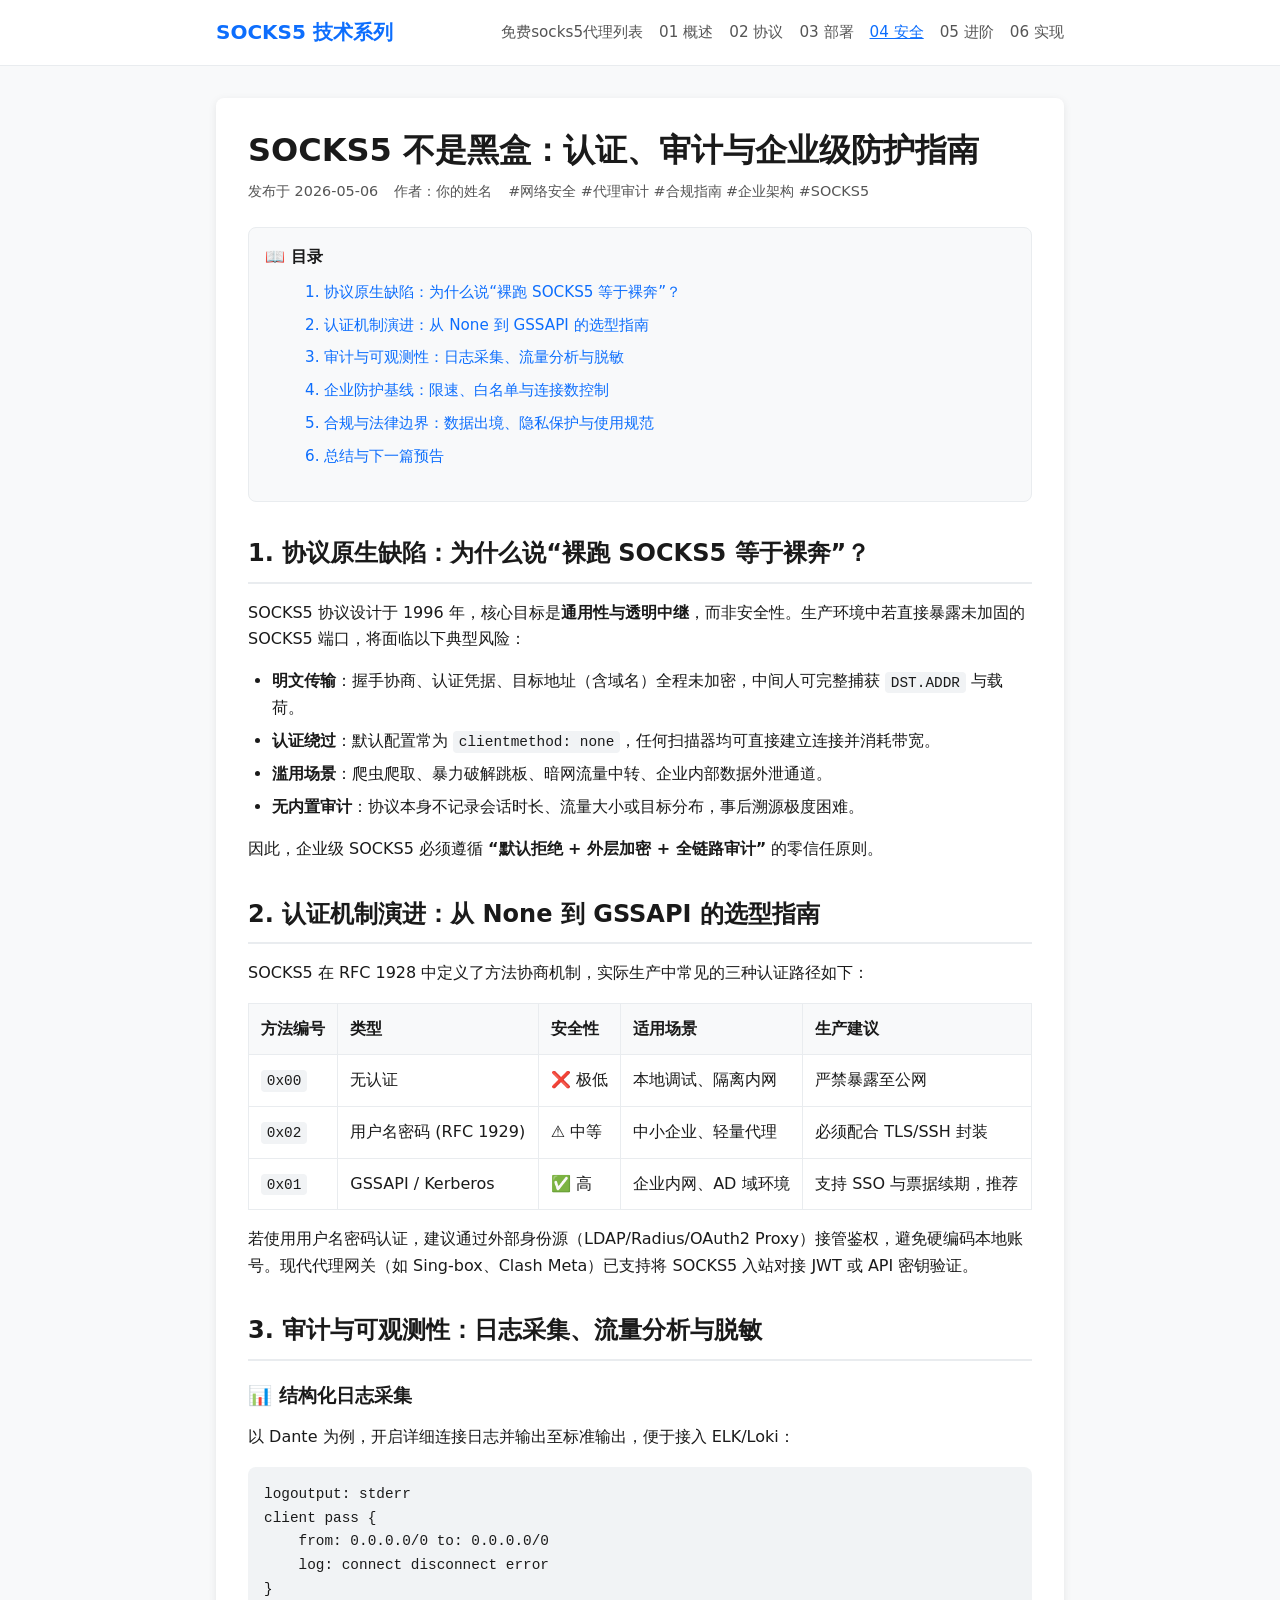
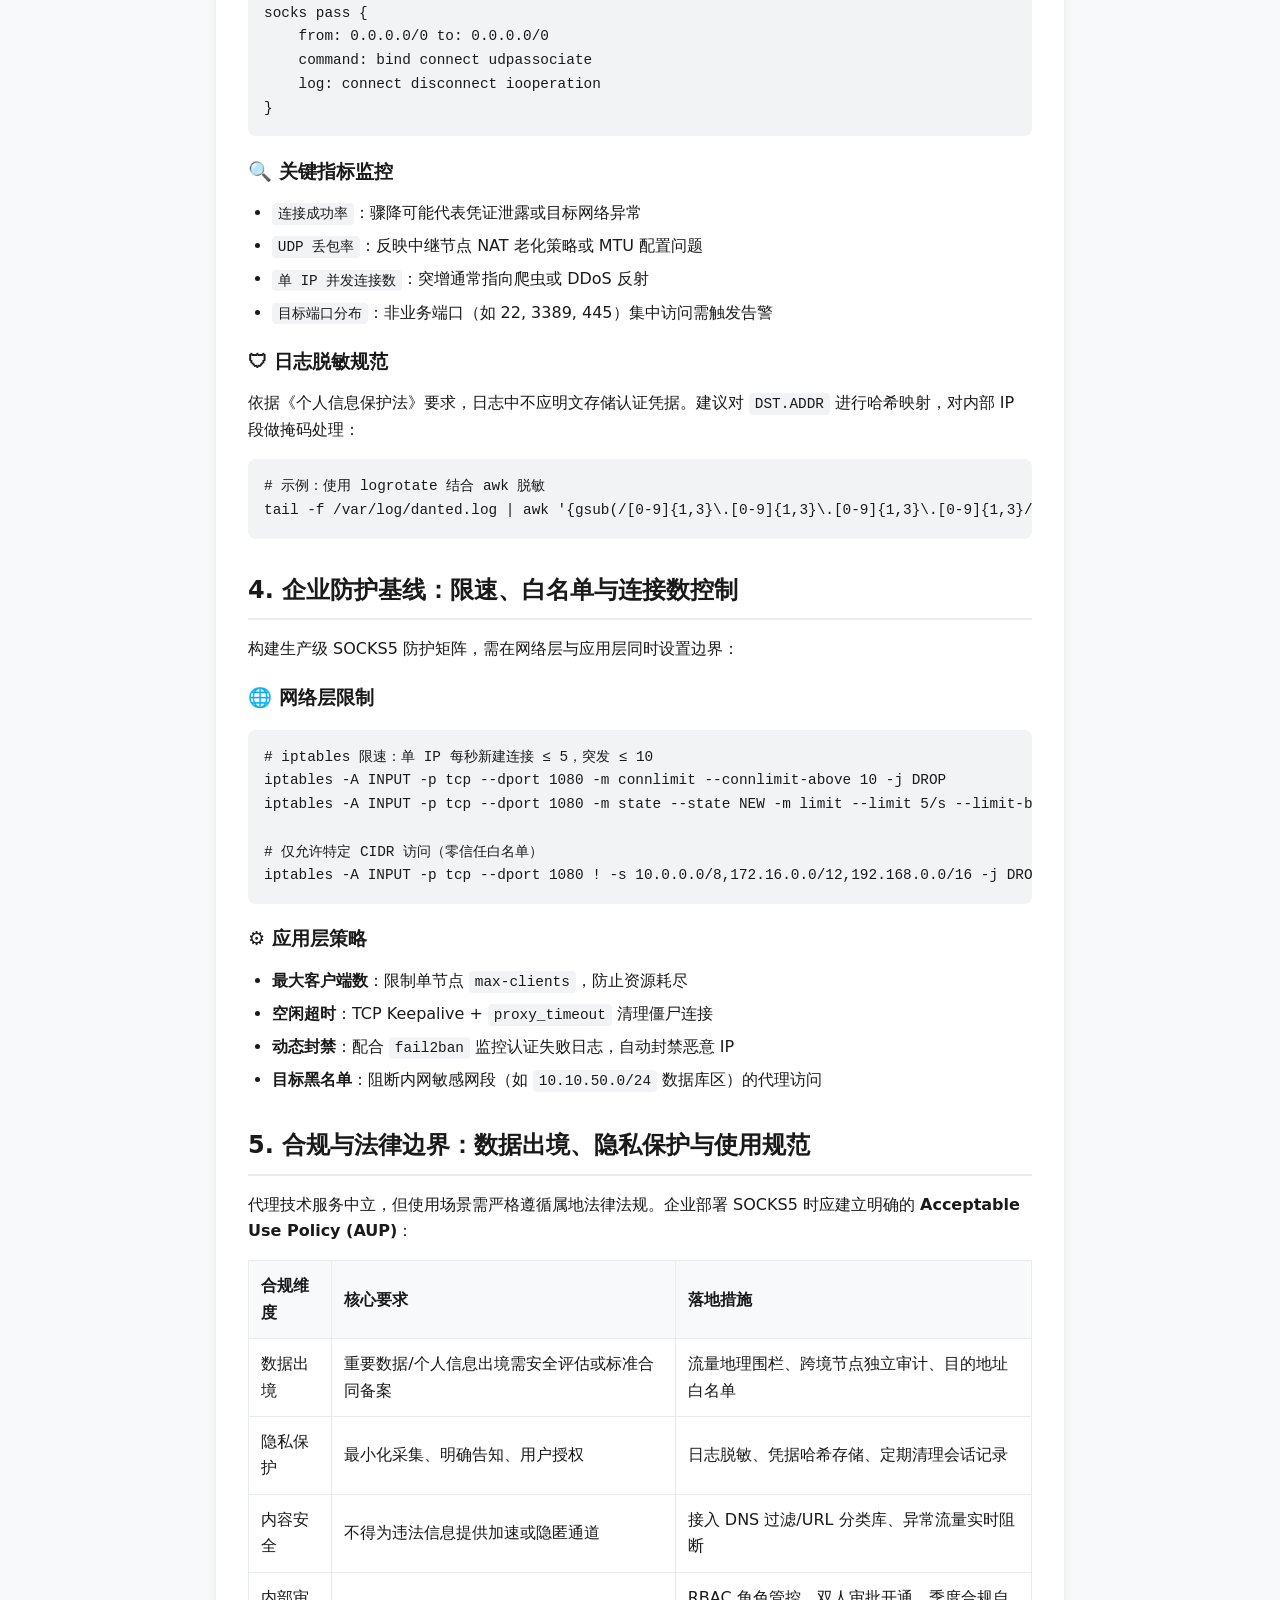
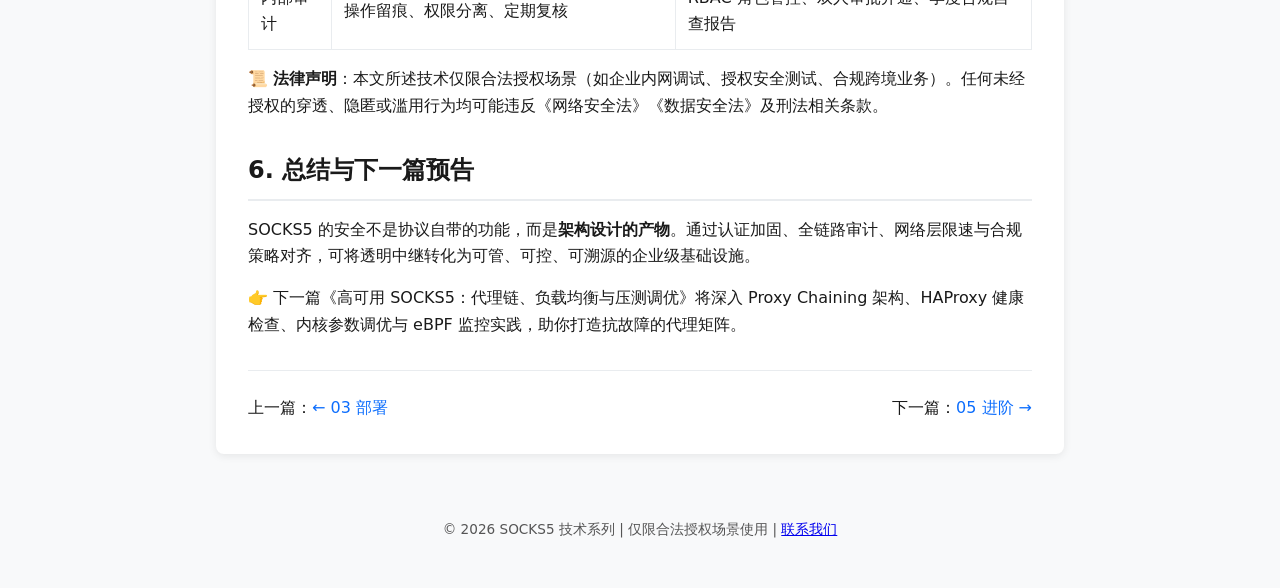
<file: socks5/04-security.html>
<!DOCTYPE html>
<html lang="zh-CN">
<head>
  <meta charset="UTF-8">
  <meta name="viewport" content="width=device-width, initial-scale=1.0">
  <title>搭建socks5代理  SOCKS5 不是黑盒：认证、审计与企业级防护指南 | SOCKS5 技术系列</title>
  <meta name="description" content="分析裸跑 SOCKS5 的安全隐患，提供认证加固、日志审计、限速策略与合规使用边界，构建企业级代理防护基线。">
  <meta name="keywords" content="SOCKS5安全, 代理认证, 流量审计, 企业代理, 网络安全, RFC1929, 合规使用, 限速策略, 日志脱敏">
  <meta name="author" content="你的姓名/团队">
  <meta name="robots" content="index, follow">
  <link rel="canonical" href="https://socks5-proxy.github.io/socks5/04-security.html">
  <link rel="prev" href="https://socks5-proxy.github.io/socks5/03-deployment.html">
  <link rel="next" href="https://socks5-proxy.github.io/socks5/05-advanced.html">

  <!-- Open Graph / Twitter -->
  <meta property="og:type" content="article">
  <meta property="og:title" content="SOCKS5 不是黑盒：认证、审计与企业级防护指南">
  <meta property="og:description" content="分析裸跑 SOCKS5 的安全隐患，提供认证加固、日志审计、限速策略与合规使用边界。">
  <meta property="og:url" content="https://socks5-proxy.github.io/socks5/04-security.html">
  <meta property="og:site_name" content="SOCKS5 技术系列">
  <meta name="twitter:card" content="summary_large_image">
  <meta name="twitter:title" content="SOCKS5 不是黑盒：认证、审计与企业级防护指南">

  <!-- 结构化数据 JSON-LD -->
  <script type="application/ld+json">
  {
    "@context": "https://schema.org",
    "@type": "Article",
    "headline": "SOCKS5 不是黑盒：认证、审计与企业级防护指南",
    "description": "分析裸跑 SOCKS5 的安全隐患，提供认证加固、日志审计、限速策略与合规使用边界。",
    "image": "https://socks5-proxy.github.io/assets/socks5-cover.jpg",
    "author": { "@type": "Organization", "name": "你的团队" },
    "publisher": { "@type": "Organization", "name": "你的团队", "logo": { "@type": "ImageObject", "url": "https://socks5-proxy.github.io/logo.png" } },
    "datePublished": "2026-05-06",
    "dateModified": "2026-05-07",
    "mainEntityOfPage": { "@type": "WebPage", "@id": "https://socks5-proxy.github.io/socks5/04-security.html" }
  }
  </script>
  <link rel="stylesheet" href="style.css">
</head>
<body>
  <header class="site-header">
    <nav class="site-nav" aria-label="主导航">
      <a href="https://socks5-proxy.github.io/socks5/" class="site-logo">SOCKS5 技术系列</a>
      <div class="nav-links">
        <a href="/">免费socks5代理列表</a>
        <a href="01-overview.html">01 概述</a>
        <a href="02-protocol.html">02 协议</a>
        <a href="03-deployment.html">03 部署</a>
        <a href="04-security.html" class="active">04 安全</a>
        <a href="05-advanced.html">05 进阶</a>
        <a href="06-implementation.html">06 实现</a>
      </div>
    </nav>
  </header>

  <main>
    <article>
      <header>
        <h1>SOCKS5 不是黑盒：认证、审计与企业级防护指南</h1>
        <div class="meta">
          <time datetime="2026-05-06">发布于 2026-05-06</time>
          <span class="author">作者：你的姓名</span>
          <span class="tag">#网络安全 #代理审计 #合规指南 #企业架构 #SOCKS5</span>
        </div>
      </header>

      <nav id="toc" aria-label="文章目录">
        <h2>📖 目录</h2>
        <ul>
          <li><a href="#native-risks">1. 协议原生缺陷：为什么说“裸跑 SOCKS5 等于裸奔”？</a></li>
          <li><a href="#auth">2. 认证机制演进：从 None 到 GSSAPI 的选型指南</a></li>
          <li><a href="#audit">3. 审计与可观测性：日志采集、流量分析与脱敏</a></li>
          <li><a href="#baseline">4. 企业防护基线：限速、白名单与连接数控制</a></li>
          <li><a href="#compliance">5. 合规与法律边界：数据出境、隐私保护与使用规范</a></li>
          <li><a href="#summary">6. 总结与下一篇预告</a></li>
        </ul>
      </nav>

      <section id="native-risks">
        <h2>1. 协议原生缺陷：为什么说“裸跑 SOCKS5 等于裸奔”？</h2>
        <p>SOCKS5 协议设计于 1996 年，核心目标是<strong>通用性与透明中继</strong>，而非安全性。生产环境中若直接暴露未加固的 SOCKS5 端口，将面临以下典型风险：</p>
        <ul>
          <li><strong>明文传输</strong>：握手协商、认证凭据、目标地址（含域名）全程未加密，中间人可完整捕获 <code>DST.ADDR</code> 与载荷。</li>
          <li><strong>认证绕过</strong>：默认配置常为 <code>clientmethod: none</code>，任何扫描器均可直接建立连接并消耗带宽。</li>
          <li><strong>滥用场景</strong>：爬虫爬取、暴力破解跳板、暗网流量中转、企业内部数据外泄通道。</li>
          <li><strong>无内置审计</strong>：协议本身不记录会话时长、流量大小或目标分布，事后溯源极度困难。</li>
        </ul>
        <p>因此，企业级 SOCKS5 必须遵循 <strong>“默认拒绝 + 外层加密 + 全链路审计”</strong> 的零信任原则。</p>
      </section>

      <section id="auth">
        <h2>2. 认证机制演进：从 None 到 GSSAPI 的选型指南</h2>
        <p>SOCKS5 在 RFC 1928 中定义了方法协商机制，实际生产中常见的三种认证路径如下：</p>
        <table>
          <thead><tr><th>方法编号</th><th>类型</th><th>安全性</th><th>适用场景</th><th>生产建议</th></tr></thead>
          <tbody>
            <tr><td><code>0x00</code></td><td>无认证</td><td>❌ 极低</td><td>本地调试、隔离内网</td><td>严禁暴露至公网</td></tr>
            <tr><td><code>0x02</code></td><td>用户名密码 (RFC 1929)</td><td>⚠️ 中等</td><td>中小企业、轻量代理</td><td>必须配合 TLS/SSH 封装</td></tr>
            <tr><td><code>0x01</code></td><td>GSSAPI / Kerberos</td><td>✅ 高</td><td>企业内网、AD 域环境</td><td>支持 SSO 与票据续期，推荐</td></tr>
          </tbody>
        </table>
        <p>若使用用户名密码认证，建议通过外部身份源（LDAP/Radius/OAuth2 Proxy）接管鉴权，避免硬编码本地账号。现代代理网关（如 Sing-box、Clash Meta）已支持将 SOCKS5 入站对接 JWT 或 API 密钥验证。</p>
      </section>

      <section id="audit">
        <h2>3. 审计与可观测性：日志采集、流量分析与脱敏</h2>
        <h3>📊 结构化日志采集</h3>
        <p>以 Dante 为例，开启详细连接日志并输出至标准输出，便于接入 ELK/Loki：</p>
        <pre><code>logoutput: stderr
client pass {
    from: 0.0.0.0/0 to: 0.0.0.0/0
    log: connect disconnect error
}
socks pass {
    from: 0.0.0.0/0 to: 0.0.0.0/0
    command: bind connect udpassociate
    log: connect disconnect iooperation
}</code></pre>

        <h3>🔍 关键指标监控</h3>
        <ul>
          <li><code>连接成功率</code>：骤降可能代表凭证泄露或目标网络异常</li>
          <li><code>UDP 丢包率</code>：反映中继节点 NAT 老化策略或 MTU 配置问题</li>
          <li><code>单 IP 并发连接数</code>：突增通常指向爬虫或 DDoS 反射</li>
          <li><code>目标端口分布</code>：非业务端口（如 22, 3389, 445）集中访问需触发告警</li>
        </ul>

        <h3>🛡 日志脱敏规范</h3>
        <p>依据《个人信息保护法》要求，日志中不应明文存储认证凭据。建议对 <code>DST.ADDR</code> 进行哈希映射，对内部 IP 段做掩码处理：</p>
        <pre><code># 示例：使用 logrotate 结合 awk 脱敏
tail -f /var/log/danted.log | awk '{gsub(/[0-9]{1,3}\.[0-9]{1,3}\.[0-9]{1,3}\.[0-9]{1,3}/, "IP_REDACTED"); print}'</code></pre>
      </section>

      <section id="baseline">
        <h2>4. 企业防护基线：限速、白名单与连接数控制</h2>
        <p>构建生产级 SOCKS5 防护矩阵，需在网络层与应用层同时设置边界：</p>
        <h3>🌐 网络层限制</h3>
        <pre><code># iptables 限速：单 IP 每秒新建连接 ≤ 5，突发 ≤ 10
iptables -A INPUT -p tcp --dport 1080 -m connlimit --connlimit-above 10 -j DROP
iptables -A INPUT -p tcp --dport 1080 -m state --state NEW -m limit --limit 5/s --limit-burst 10 -j ACCEPT

# 仅允许特定 CIDR 访问（零信任白名单）
iptables -A INPUT -p tcp --dport 1080 ! -s 10.0.0.0/8,172.16.0.0/12,192.168.0.0/16 -j DROP</code></pre>

        <h3>⚙️ 应用层策略</h3>
        <ul>
          <li><strong>最大客户端数</strong>：限制单节点 <code>max-clients</code>，防止资源耗尽</li>
          <li><strong>空闲超时</strong>：TCP Keepalive + <code>proxy_timeout</code> 清理僵尸连接</li>
          <li><strong>动态封禁</strong>：配合 <code>fail2ban</code> 监控认证失败日志，自动封禁恶意 IP</li>
          <li><strong>目标黑名单</strong>：阻断内网敏感网段（如 <code>10.10.50.0/24</code> 数据库区）的代理访问</li>
        </ul>
      </section>

      <section id="compliance">
        <h2>5. 合规与法律边界：数据出境、隐私保护与使用规范</h2>
        <p>代理技术服务中立，但使用场景需严格遵循属地法律法规。企业部署 SOCKS5 时应建立明确的 <strong>Acceptable Use Policy (AUP)</strong>：</p>
        <table>
          <thead><tr><th>合规维度</th><th>核心要求</th><th>落地措施</th></tr></thead>
          <tbody>
            <tr><td>数据出境</td><td>重要数据/个人信息出境需安全评估或标准合同备案</td><td>流量地理围栏、跨境节点独立审计、目的地址白名单</td></tr>
            <tr><td>隐私保护</td><td>最小化采集、明确告知、用户授权</td><td>日志脱敏、凭据哈希存储、定期清理会话记录</td></tr>
            <tr><td>内容安全</td><td>不得为违法信息提供加速或隐匿通道</td><td>接入 DNS 过滤/URL 分类库、异常流量实时阻断</td></tr>
            <tr><td>内部审计</td><td>操作留痕、权限分离、定期复核</td><td>RBAC 角色管控、双人审批开通、季度合规自查报告</td></tr>
          </tbody>
        </table>
        <p>📜 <strong>法律声明</strong>：本文所述技术仅限合法授权场景（如企业内网调试、授权安全测试、合规跨境业务）。任何未经授权的穿透、隐匿或滥用行为均可能违反《网络安全法》《数据安全法》及刑法相关条款。</p>
      </section>

      <section id="summary">
        <h2>6. 总结与下一篇预告</h2>
        <p>SOCKS5 的安全不是协议自带的功能，而是<strong>架构设计的产物</strong>。通过认证加固、全链路审计、网络层限速与合规策略对齐，可将透明中继转化为可管、可控、可溯源的企业级基础设施。</p>
        <p>👉 下一篇《高可用 SOCKS5：代理链、负载均衡与压测调优》将深入 Proxy Chaining 架构、HAProxy 健康检查、内核参数调优与 eBPF 监控实践，助你打造抗故障的代理矩阵。</p>
      </section>

      <aside class="series-nav" aria-label="系列导航">
        <span>上一篇：<a href="03-deployment.html">← 03 部署</a></span>
        <span>下一篇：<a href="05-advanced.html">05 进阶 →</a></span>
      </aside>
    </article>
  </main>

  <footer>
    <p>© 2026 SOCKS5 技术系列 | 仅限合法授权场景使用 | <a href="mailto:contact@example.com">联系我们</a></p>
  </footer>
</body>
</html>
</file>
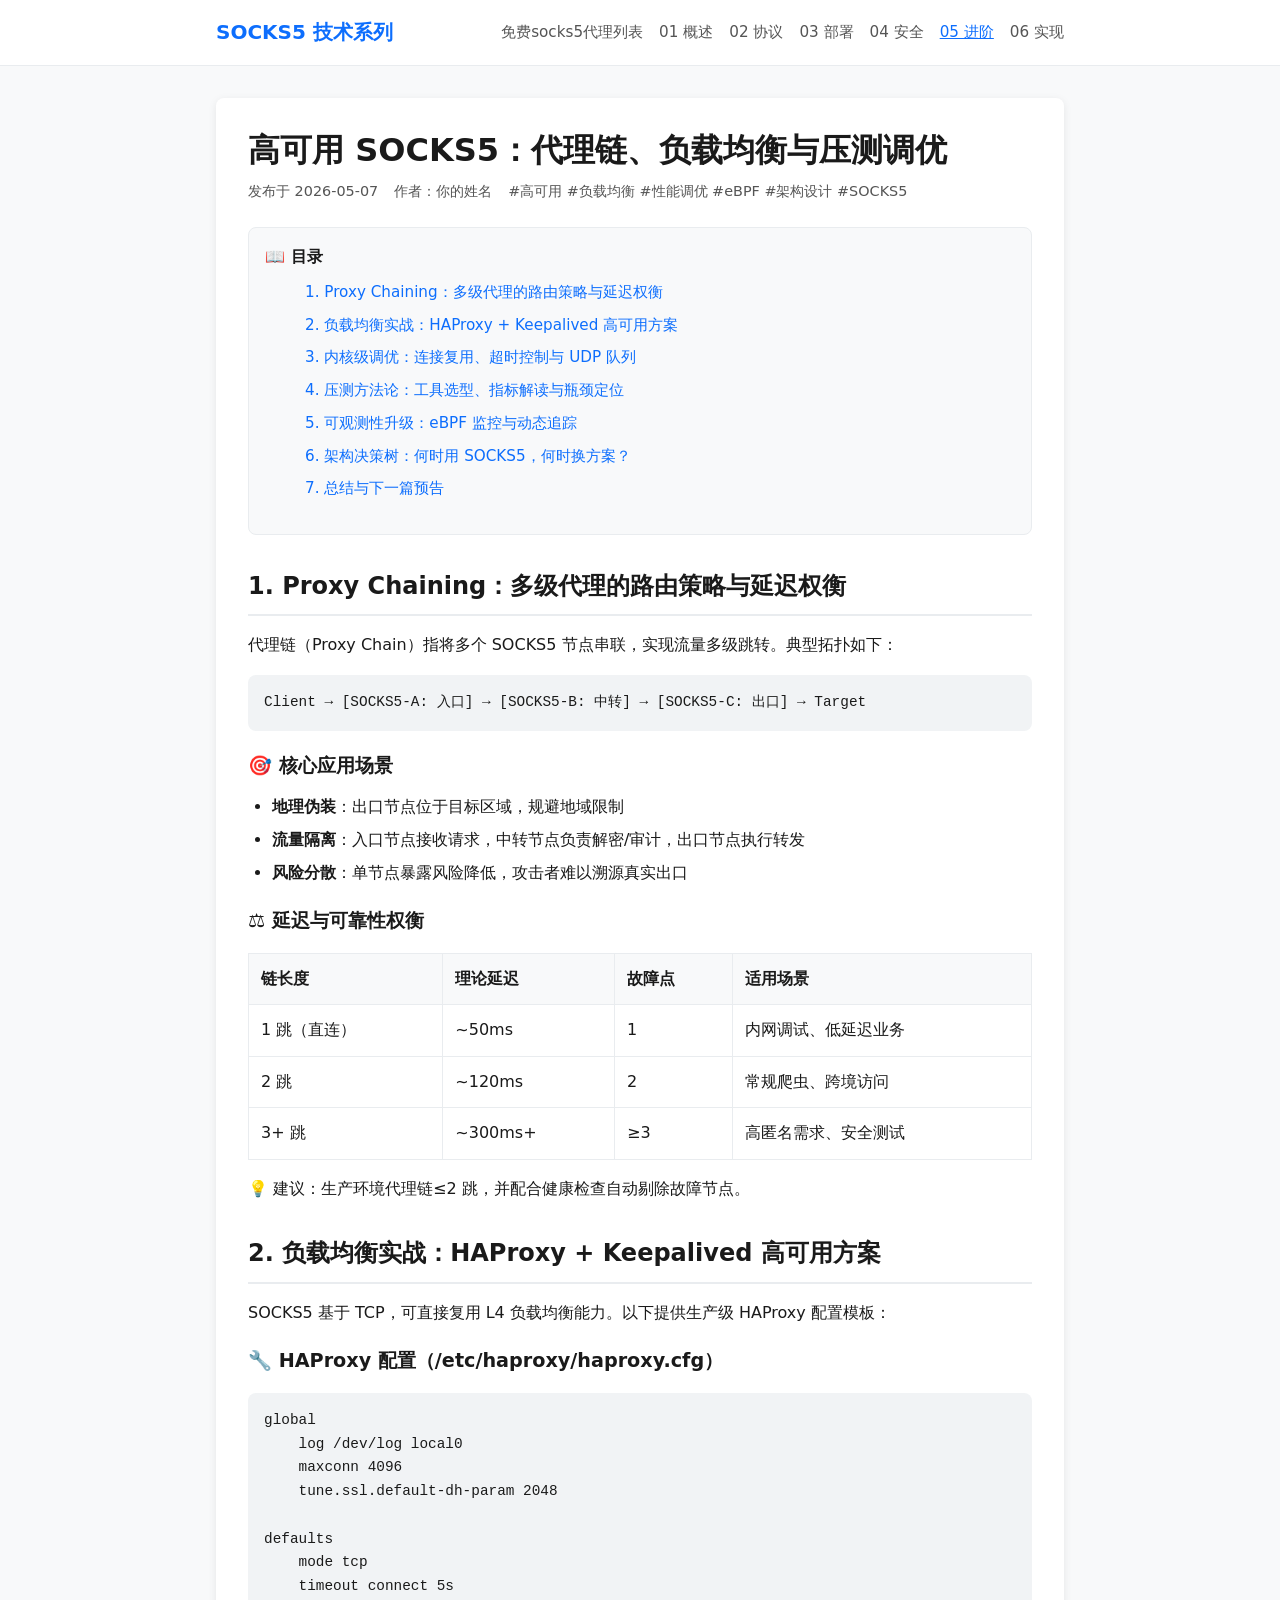
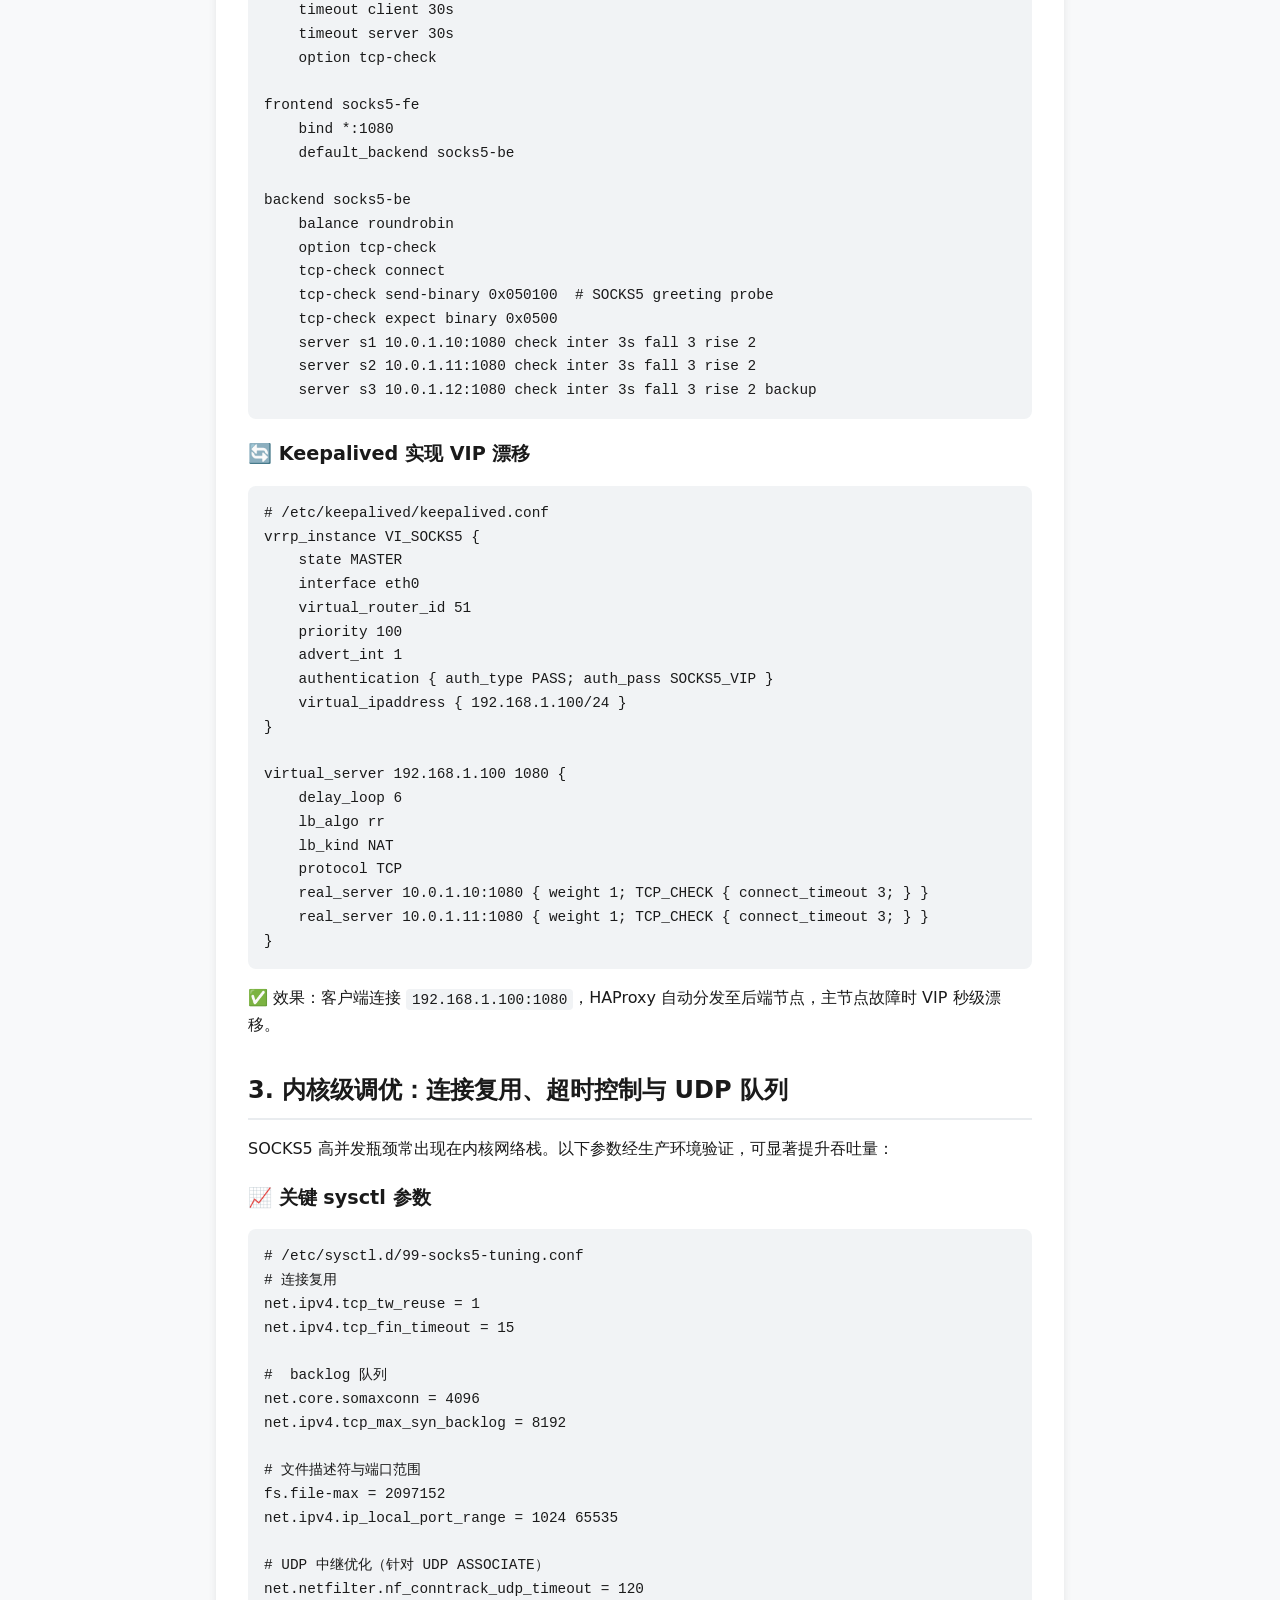
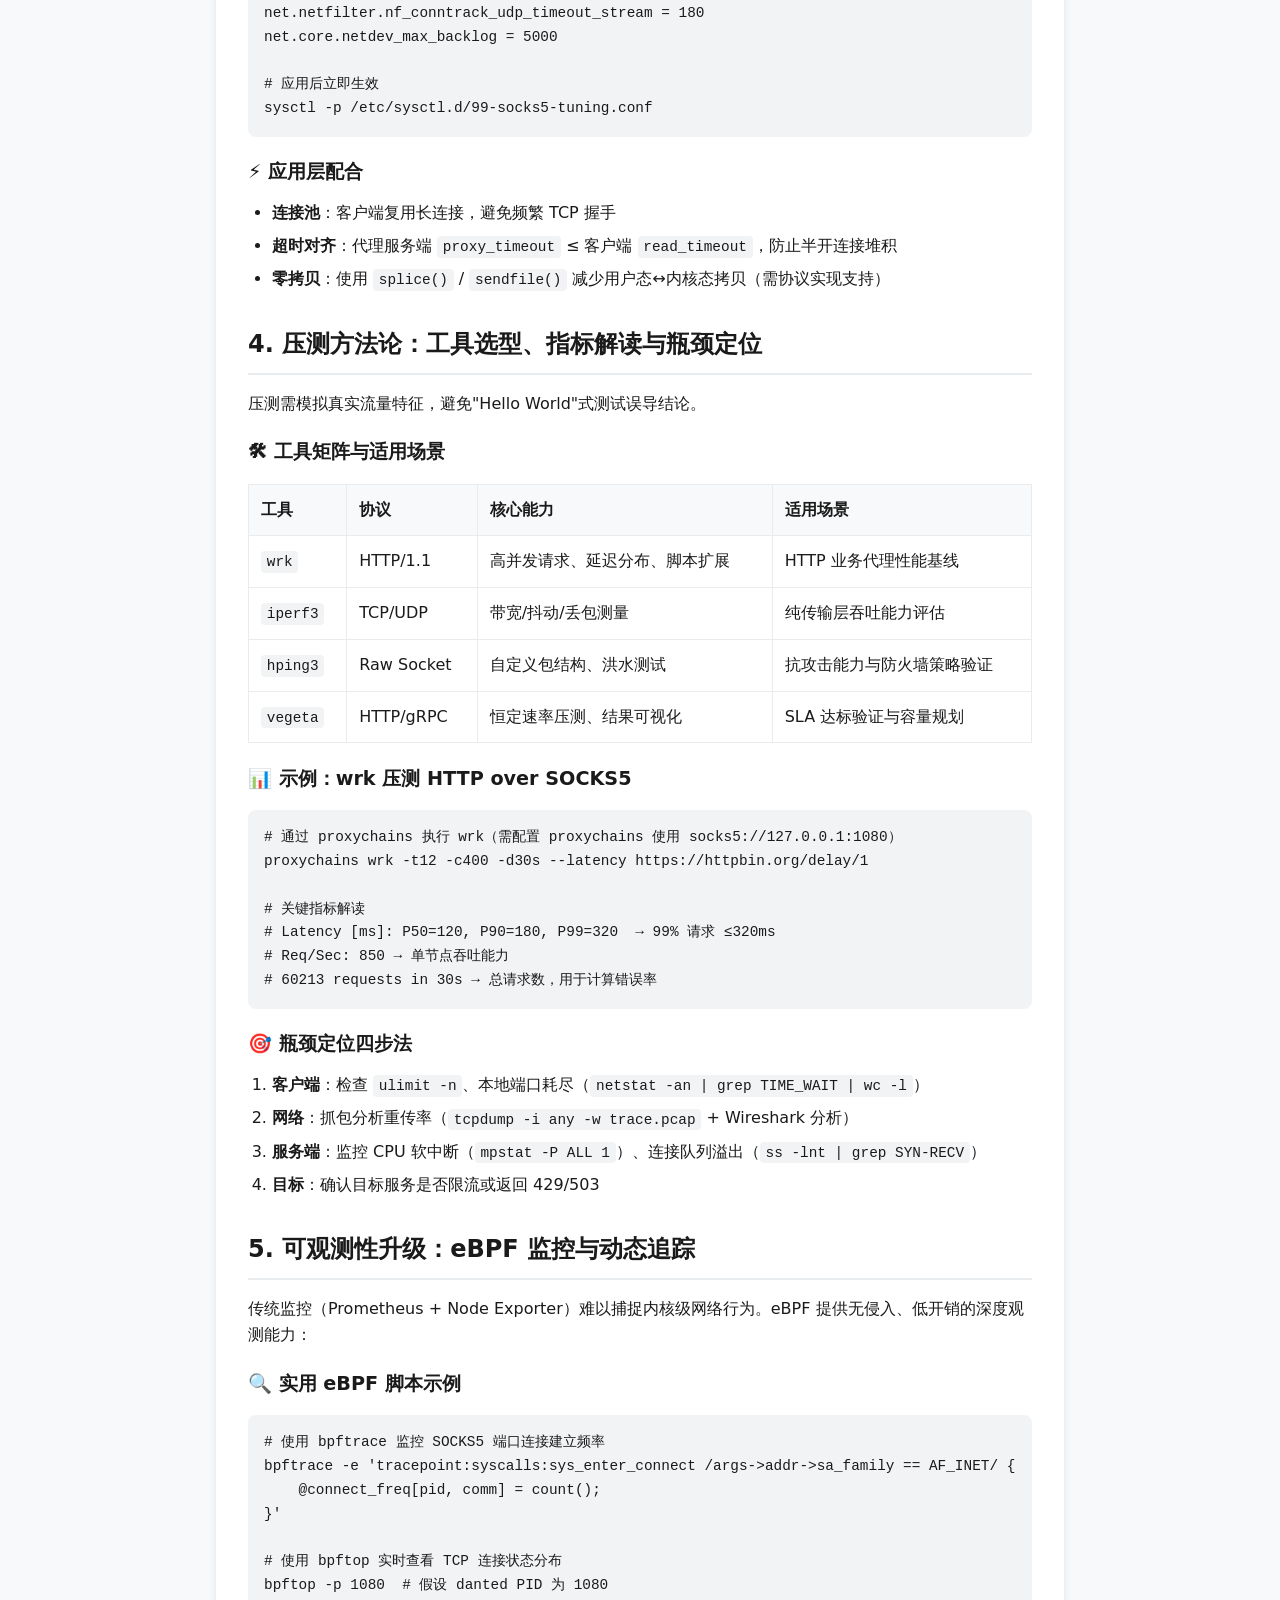
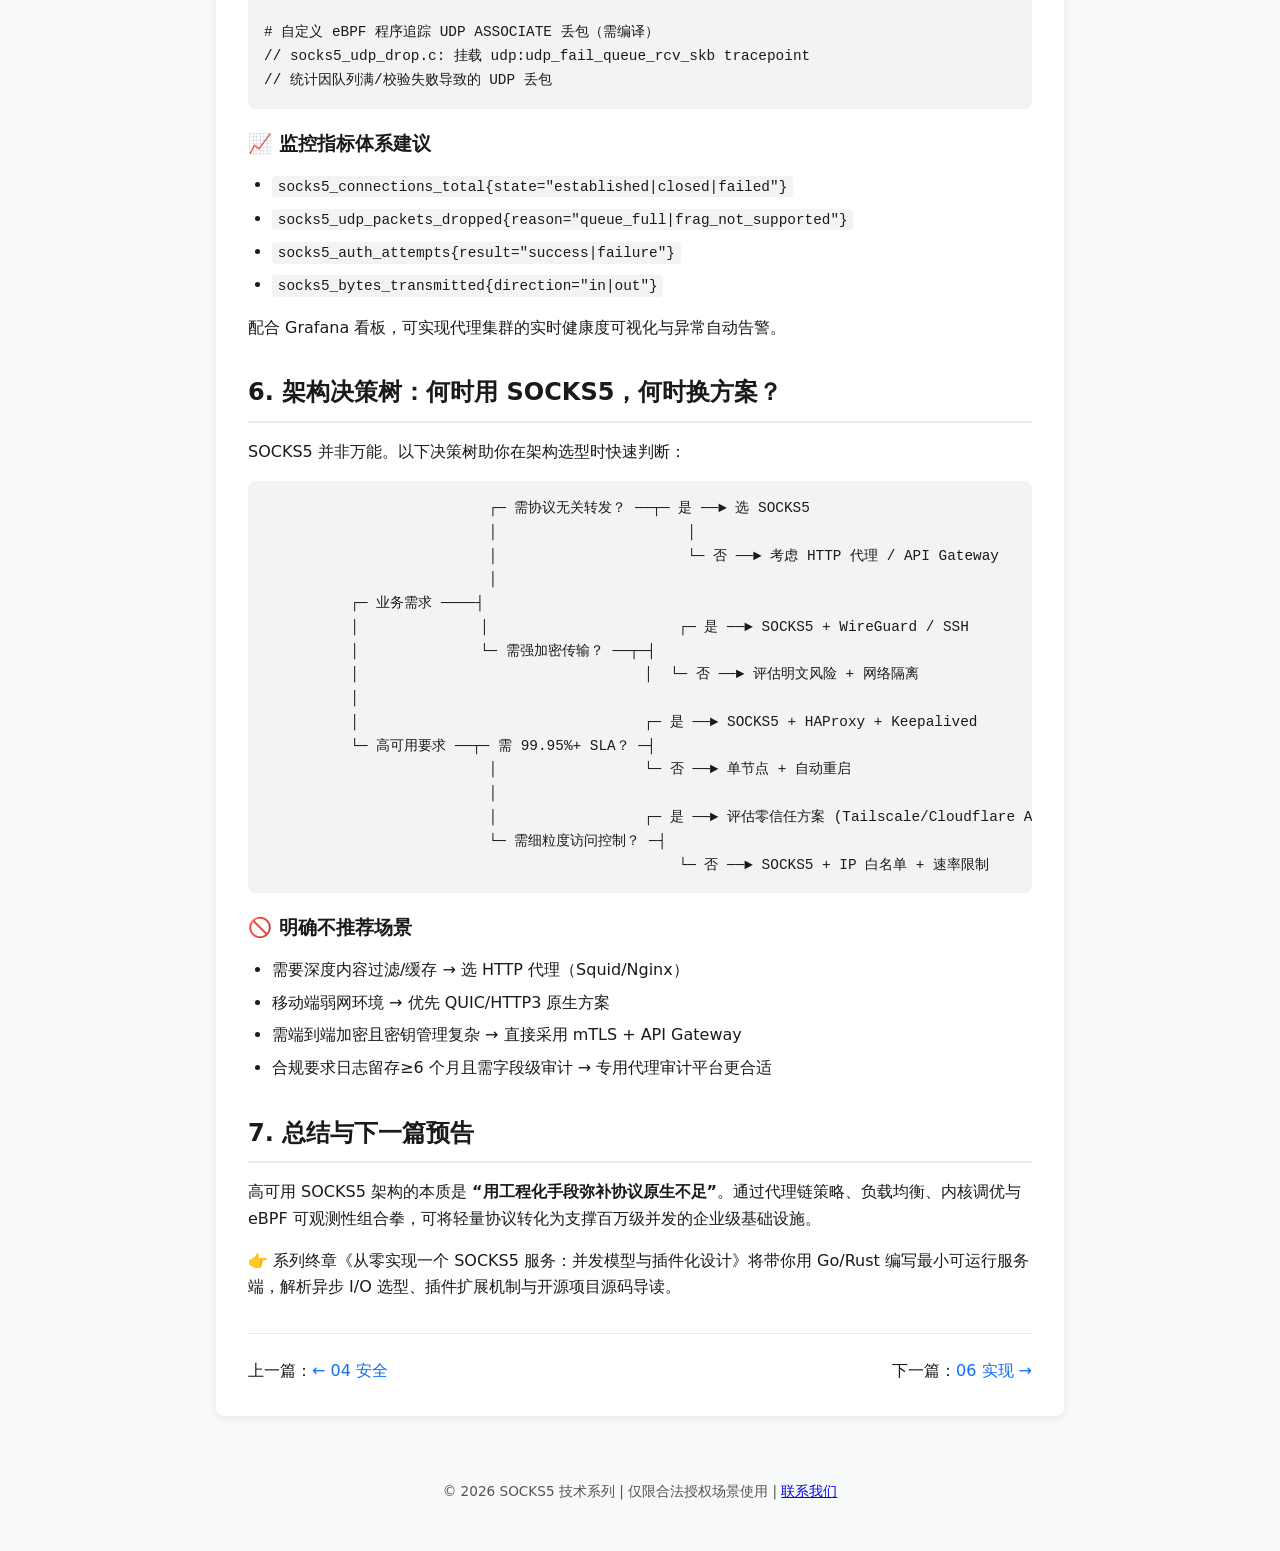
<file: socks5/05-advanced.html>
<!DOCTYPE html>
<html lang="zh-CN">
<head>
  <meta charset="UTF-8">
  <meta name="viewport" content="width=device-width, initial-scale=1.0">
  <title>搭建socks5代理  高可用 SOCKS5：代理链、负载均衡与压测调优 | SOCKS5 技术系列</title>
  <meta name="description" content="详解 Proxy Chaining 原理、HAProxy 负载均衡、内核参数调优与 eBPF 监控实践，构建抗故障、高吞吐的 SOCKS5 代理矩阵。">
  <meta name="keywords" content="SOCKS5高可用, 代理链, 负载均衡, HAProxy, 性能调优, 内核参数, eBPF监控, 压测工具, wrk, iperf3">
  <meta name="author" content="你的姓名/团队">
  <meta name="robots" content="index, follow">
  <link rel="canonical" href="https://socks5-proxy.github.io/socks5/05-advanced.html">
  <link rel="prev" href="https://socks5-proxy.github.io/socks5/04-security.html">
  <link rel="next" href="https://socks5-proxy.github.io/socks5/06-implementation.html">

  <!-- Open Graph / Twitter -->
  <meta property="og:type" content="article">
  <meta property="og:title" content="高可用 SOCKS5：代理链、负载均衡与压测调优">
  <meta property="og:description" content="详解 Proxy Chaining 原理、HAProxy 负载均衡、内核参数调优与 eBPF 监控实践。">
  <meta property="og:url" content="https://socks5-proxy.github.io/socks5/05-advanced.html">
  <meta property="og:site_name" content="SOCKS5 技术系列">
  <meta name="twitter:card" content="summary_large_image">
  <meta name="twitter:title" content="高可用 SOCKS5：代理链、负载均衡与压测调优">

  <!-- 结构化数据 JSON-LD -->
  <script type="application/ld+json">
  {
    "@context": "https://schema.org",
    "@type": "Article",
    "headline": "高可用 SOCKS5：代理链、负载均衡与压测调优",
    "description": "详解 Proxy Chaining 原理、HAProxy 负载均衡、内核参数调优与 eBPF 监控实践。",
    "image": "https://socks5-proxy.github.io/assets/socks5-cover.jpg",
    "author": { "@type": "Organization", "name": "你的团队" },
    "publisher": { "@type": "Organization", "name": "你的团队", "logo": { "@type": "ImageObject", "url": "https://socks5-proxy.github.io/logo.png" } },
    "datePublished": "2026-05-07",
    "dateModified": "2026-05-07",
    "mainEntityOfPage": { "@type": "WebPage", "@id": "https://socks5-proxy.github.io/socks5/05-advanced.html" }
  }
  </script>
  <link rel="stylesheet" href="style.css">
</head>
<body>
  <header class="site-header">
    <nav class="site-nav" aria-label="主导航">
      <a href="https://socks5-proxy.github.io/socks5/" class="site-logo">SOCKS5 技术系列</a>
      <div class="nav-links">
        <a href="/">免费socks5代理列表</a>
        <a href="01-overview.html">01 概述</a>
        <a href="02-protocol.html">02 协议</a>
        <a href="03-deployment.html">03 部署</a>
        <a href="04-security.html">04 安全</a>
        <a href="05-advanced.html" class="active">05 进阶</a>
        <a href="06-implementation.html">06 实现</a>
      </div>
    </nav>
  </header>

  <main>
    <article>
      <header>
        <h1>高可用 SOCKS5：代理链、负载均衡与压测调优</h1>
        <div class="meta">
          <time datetime="2026-05-07">发布于 2026-05-07</time>
          <span class="author">作者：你的姓名</span>
          <span class="tag">#高可用 #负载均衡 #性能调优 #eBPF #架构设计 #SOCKS5</span>
        </div>
      </header>

      <nav id="toc" aria-label="文章目录">
        <h2>📖 目录</h2>
        <ul>
          <li><a href="#chaining">1. Proxy Chaining：多级代理的路由策略与延迟权衡</a></li>
          <li><a href="#lb">2. 负载均衡实战：HAProxy + Keepalived 高可用方案</a></li>
          <li><a href="#tuning">3. 内核级调优：连接复用、超时控制与 UDP 队列</a></li>
          <li><a href="#benchmark">4. 压测方法论：工具选型、指标解读与瓶颈定位</a></li>
          <li><a href="#observability">5. 可观测性升级：eBPF 监控与动态追踪</a></li>
          <li><a href="#decision">6. 架构决策树：何时用 SOCKS5，何时换方案？</a></li>
          <li><a href="#summary">7. 总结与下一篇预告</a></li>
        </ul>
      </nav>

      <section id="chaining">
        <h2>1. Proxy Chaining：多级代理的路由策略与延迟权衡</h2>
        <p>代理链（Proxy Chain）指将多个 SOCKS5 节点串联，实现流量多级跳转。典型拓扑如下：</p>
        <pre><code>Client → [SOCKS5-A: 入口] → [SOCKS5-B: 中转] → [SOCKS5-C: 出口] → Target</code></pre>
        
        <h3>🎯 核心应用场景</h3>
        <ul>
          <li><strong>地理伪装</strong>：出口节点位于目标区域，规避地域限制</li>
          <li><strong>流量隔离</strong>：入口节点接收请求，中转节点负责解密/审计，出口节点执行转发</li>
          <li><strong>风险分散</strong>：单节点暴露风险降低，攻击者难以溯源真实出口</li>
        </ul>

        <h3>⚖️ 延迟与可靠性权衡</h3>
        <table>
          <thead><tr><th>链长度</th><th>理论延迟</th><th>故障点</th><th>适用场景</th></tr></thead>
          <tbody>
            <tr><td>1 跳（直连）</td><td>~50ms</td><td>1</td><td>内网调试、低延迟业务</td></tr>
            <tr><td>2 跳</td><td>~120ms</td><td>2</td><td>常规爬虫、跨境访问</td></tr>
            <tr><td>3+ 跳</td><td>~300ms+</td><td>≥3</td><td>高匿名需求、安全测试</td></tr>
          </tbody>
        </table>
        <p>💡 建议：生产环境代理链≤2 跳，并配合健康检查自动剔除故障节点。</p>
      </section>

      <section id="lb">
        <h2>2. 负载均衡实战：HAProxy + Keepalived 高可用方案</h2>
        <p>SOCKS5 基于 TCP，可直接复用 L4 负载均衡能力。以下提供生产级 HAProxy 配置模板：</p>
        
        <h3>🔧 HAProxy 配置（/etc/haproxy/haproxy.cfg）</h3>
        <pre><code>global
    log /dev/log local0
    maxconn 4096
    tune.ssl.default-dh-param 2048

defaults
    mode tcp
    timeout connect 5s
    timeout client 30s
    timeout server 30s
    option tcp-check

frontend socks5-fe
    bind *:1080
    default_backend socks5-be

backend socks5-be
    balance roundrobin
    option tcp-check
    tcp-check connect
    tcp-check send-binary 0x050100  # SOCKS5 greeting probe
    tcp-check expect binary 0x0500
    server s1 10.0.1.10:1080 check inter 3s fall 3 rise 2
    server s2 10.0.1.11:1080 check inter 3s fall 3 rise 2
    server s3 10.0.1.12:1080 check inter 3s fall 3 rise 2 backup</code></pre>

        <h3>🔄 Keepalived 实现 VIP 漂移</h3>
        <pre><code># /etc/keepalived/keepalived.conf
vrrp_instance VI_SOCKS5 {
    state MASTER
    interface eth0
    virtual_router_id 51
    priority 100
    advert_int 1
    authentication { auth_type PASS; auth_pass SOCKS5_VIP }
    virtual_ipaddress { 192.168.1.100/24 }
}

virtual_server 192.168.1.100 1080 {
    delay_loop 6
    lb_algo rr
    lb_kind NAT
    protocol TCP
    real_server 10.0.1.10:1080 { weight 1; TCP_CHECK { connect_timeout 3; } }
    real_server 10.0.1.11:1080 { weight 1; TCP_CHECK { connect_timeout 3; } }
}</code></pre>
        <p>✅ 效果：客户端连接 <code>192.168.1.100:1080</code>，HAProxy 自动分发至后端节点，主节点故障时 VIP 秒级漂移。</p>
      </section>

      <section id="tuning">
        <h2>3. 内核级调优：连接复用、超时控制与 UDP 队列</h2>
        <p>SOCKS5 高并发瓶颈常出现在内核网络栈。以下参数经生产环境验证，可显著提升吞吐量：</p>
        
        <h3>📈 关键 sysctl 参数</h3>
        <pre><code># /etc/sysctl.d/99-socks5-tuning.conf
# 连接复用
net.ipv4.tcp_tw_reuse = 1
net.ipv4.tcp_fin_timeout = 15

#  backlog 队列
net.core.somaxconn = 4096
net.ipv4.tcp_max_syn_backlog = 8192

# 文件描述符与端口范围
fs.file-max = 2097152
net.ipv4.ip_local_port_range = 1024 65535

# UDP 中继优化（针对 UDP ASSOCIATE）
net.netfilter.nf_conntrack_udp_timeout = 120
net.netfilter.nf_conntrack_udp_timeout_stream = 180
net.core.netdev_max_backlog = 5000

# 应用后立即生效
sysctl -p /etc/sysctl.d/99-socks5-tuning.conf</code></pre>

        <h3>⚡ 应用层配合</h3>
        <ul>
          <li><strong>连接池</strong>：客户端复用长连接，避免频繁 TCP 握手</li>
          <li><strong>超时对齐</strong>：代理服务端 <code>proxy_timeout</code> ≤ 客户端 <code>read_timeout</code>，防止半开连接堆积</li>
          <li><strong>零拷贝</strong>：使用 <code>splice()</code> / <code>sendfile()</code> 减少用户态↔内核态拷贝（需协议实现支持）</li>
        </ul>
      </section>

      <section id="benchmark">
        <h2>4. 压测方法论：工具选型、指标解读与瓶颈定位</h2>
        <p>压测需模拟真实流量特征，避免"Hello World"式测试误导结论。</p>
        
        <h3>🛠 工具矩阵与适用场景</h3>
        <table>
          <thead><tr><th>工具</th><th>协议</th><th>核心能力</th><th>适用场景</th></tr></thead>
          <tbody>
            <tr><td><code>wrk</code></td><td>HTTP/1.1</td><td>高并发请求、延迟分布、脚本扩展</td><td>HTTP 业务代理性能基线</td></tr>
            <tr><td><code>iperf3</code></td><td>TCP/UDP</td><td>带宽/抖动/丢包测量</td><td>纯传输层吞吐能力评估</td></tr>
            <tr><td><code>hping3</code></td><td>Raw Socket</td><td>自定义包结构、洪水测试</td><td>抗攻击能力与防火墙策略验证</td></tr>
            <tr><td><code>vegeta</code></td><td>HTTP/gRPC</td><td>恒定速率压测、结果可视化</td><td>SLA 达标验证与容量规划</td></tr>
          </tbody>
        </table>

        <h3>📊 示例：wrk 压测 HTTP over SOCKS5</h3>
        <pre><code># 通过 proxychains 执行 wrk（需配置 proxychains 使用 socks5://127.0.0.1:1080）
proxychains wrk -t12 -c400 -d30s --latency https://httpbin.org/delay/1

# 关键指标解读
# Latency [ms]: P50=120, P90=180, P99=320  → 99% 请求 ≤320ms
# Req/Sec: 850 → 单节点吞吐能力
# 60213 requests in 30s → 总请求数，用于计算错误率</code></pre>

        <h3>🎯 瓶颈定位四步法</h3>
        <ol>
          <li><strong>客户端</strong>：检查 <code>ulimit -n</code>、本地端口耗尽（<code>netstat -an | grep TIME_WAIT | wc -l</code>）</li>
          <li><strong>网络</strong>：抓包分析重传率（<code>tcpdump -i any -w trace.pcap</code> + Wireshark 分析）</li>
          <li><strong>服务端</strong>：监控 CPU 软中断（<code>mpstat -P ALL 1</code>）、连接队列溢出（<code>ss -lnt | grep SYN-RECV</code>）</li>
          <li><strong>目标</strong>：确认目标服务是否限流或返回 429/503</li>
        </ol>
      </section>

      <section id="observability">
        <h2>5. 可观测性升级：eBPF 监控与动态追踪</h2>
        <p>传统监控（Prometheus + Node Exporter）难以捕捉内核级网络行为。eBPF 提供无侵入、低开销的深度观测能力：</p>
        
        <h3>🔍 实用 eBPF 脚本示例</h3>
        <pre><code># 使用 bpftrace 监控 SOCKS5 端口连接建立频率
bpftrace -e 'tracepoint:syscalls:sys_enter_connect /args->addr->sa_family == AF_INET/ {
    @connect_freq[pid, comm] = count();
}'

# 使用 bpftop 实时查看 TCP 连接状态分布
bpftop -p 1080  # 假设 danted PID 为 1080

# 自定义 eBPF 程序追踪 UDP ASSOCIATE 丢包（需编译）
// socks5_udp_drop.c: 挂载 udp:udp_fail_queue_rcv_skb tracepoint
// 统计因队列满/校验失败导致的 UDP 丢包</code></pre>

        <h3>📈 监控指标体系建议</h3>
        <ul>
          <li><code>socks5_connections_total{state="established|closed|failed"}</code></li>
          <li><code>socks5_udp_packets_dropped{reason="queue_full|frag_not_supported"}</code></li>
          <li><code>socks5_auth_attempts{result="success|failure"}</code></li>
          <li><code>socks5_bytes_transmitted{direction="in|out"}</code></li>
        </ul>
        <p>配合 Grafana 看板，可实现代理集群的实时健康度可视化与异常自动告警。</p>
      </section>

      <section id="decision">
        <h2>6. 架构决策树：何时用 SOCKS5，何时换方案？</h2>
        <p>SOCKS5 并非万能。以下决策树助你在架构选型时快速判断：</p>
        <pre><code>                          ┌─ 需协议无关转发？ ──┬─ 是 ──► 选 SOCKS5
                          │                      │
                          │                      └─ 否 ──► 考虑 HTTP 代理 / API Gateway
                          │
          ┌─ 业务需求 ────┤
          │              │                      ┌─ 是 ──► SOCKS5 + WireGuard / SSH
          │              └─ 需强加密传输？ ──┬─┤
          │                                 │  └─ 否 ──► 评估明文风险 + 网络隔离
          │
          │                                 ┌─ 是 ──► SOCKS5 + HAProxy + Keepalived
          └─ 高可用要求 ──┬─ 需 99.95%+ SLA？ ─┤
                          │                 └─ 否 ──► 单节点 + 自动重启
                          │
                          │                 ┌─ 是 ──► 评估零信任方案 (Tailscale/Cloudflare Access)
                          └─ 需细粒度访问控制？ ─┤
                                                └─ 否 ──► SOCKS5 + IP 白名单 + 速率限制</code></pre>
        
        <h3>🚫 明确不推荐场景</h3>
        <ul>
          <li>需要深度内容过滤/缓存 → 选 HTTP 代理（Squid/Nginx）</li>
          <li>移动端弱网环境 → 优先 QUIC/HTTP3 原生方案</li>
          <li>需端到端加密且密钥管理复杂 → 直接采用 mTLS + API Gateway</li>
          <li>合规要求日志留存≥6 个月且需字段级审计 → 专用代理审计平台更合适</li>
        </ul>
      </section>

      <section id="summary">
        <h2>7. 总结与下一篇预告</h2>
        <p>高可用 SOCKS5 架构的本质是 <strong>“用工程化手段弥补协议原生不足”</strong>。通过代理链策略、负载均衡、内核调优与 eBPF 可观测性组合拳，可将轻量协议转化为支撑百万级并发的企业级基础设施。</p>
        <p>👉 系列终章《从零实现一个 SOCKS5 服务：并发模型与插件化设计》将带你用 Go/Rust 编写最小可运行服务端，解析异步 I/O 选型、插件扩展机制与开源项目源码导读。</p>
      </section>

      <aside class="series-nav" aria-label="系列导航">
        <span>上一篇：<a href="04-security.html">← 04 安全</a></span>
        <span>下一篇：<a href="06-implementation.html">06 实现 →</a></span>
      </aside>
    </article>
  </main>

  <footer>
    <p>© 2026 SOCKS5 技术系列 | 仅限合法授权场景使用 | <a href="mailto:contact@example.com">联系我们</a></p>
  </footer>
</body>
</html>
</file>
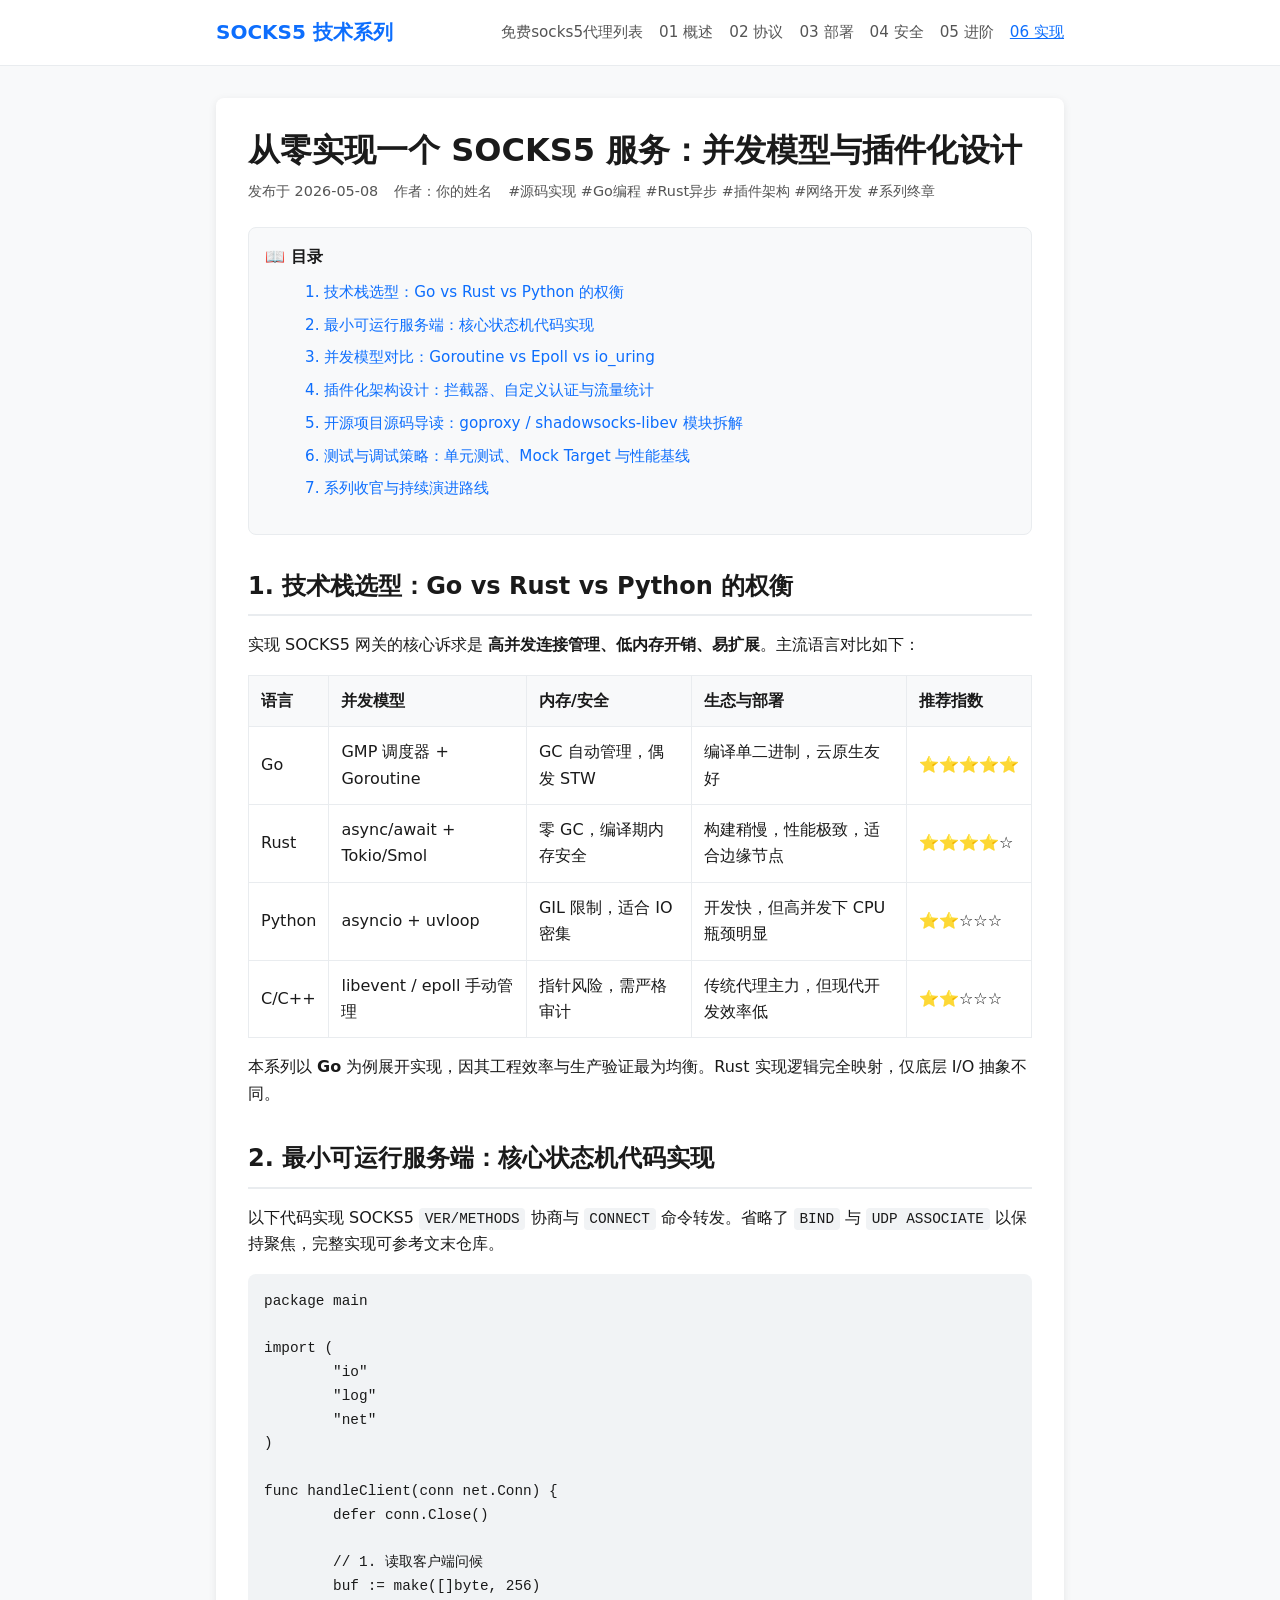
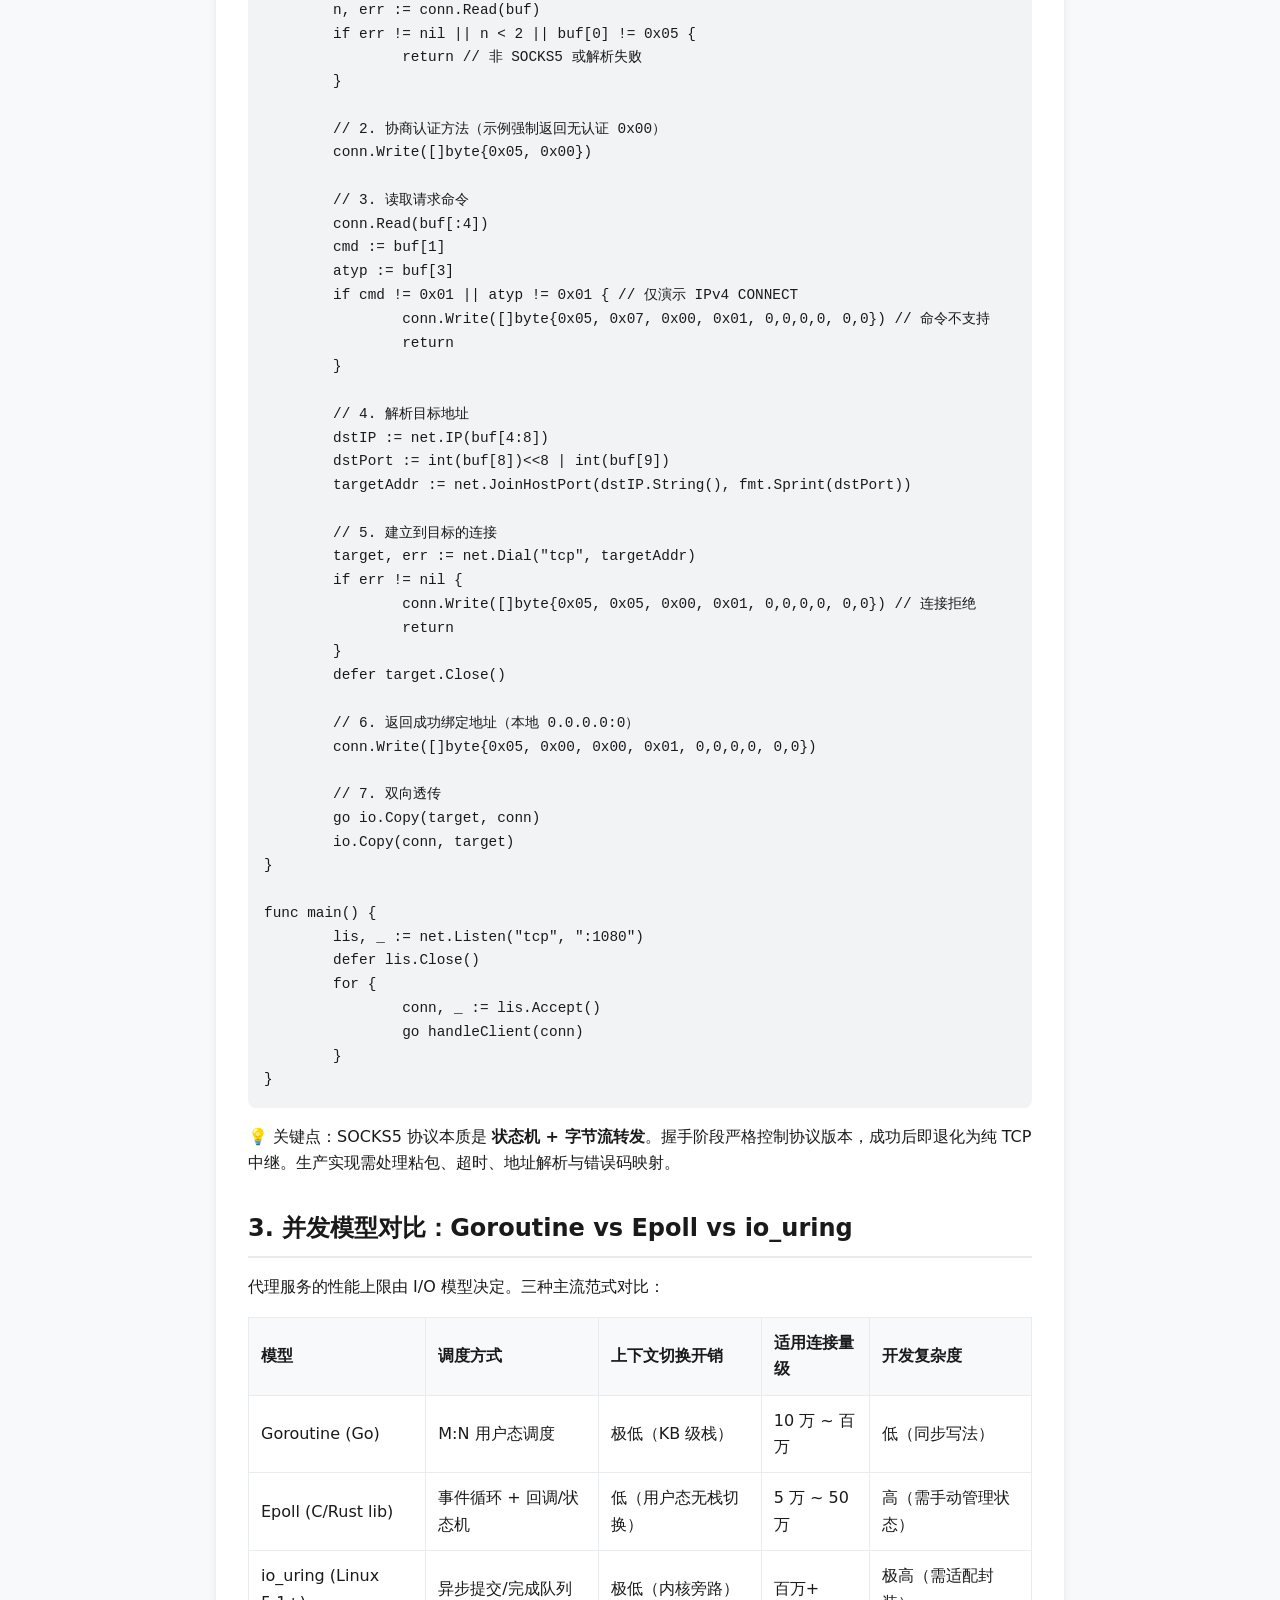
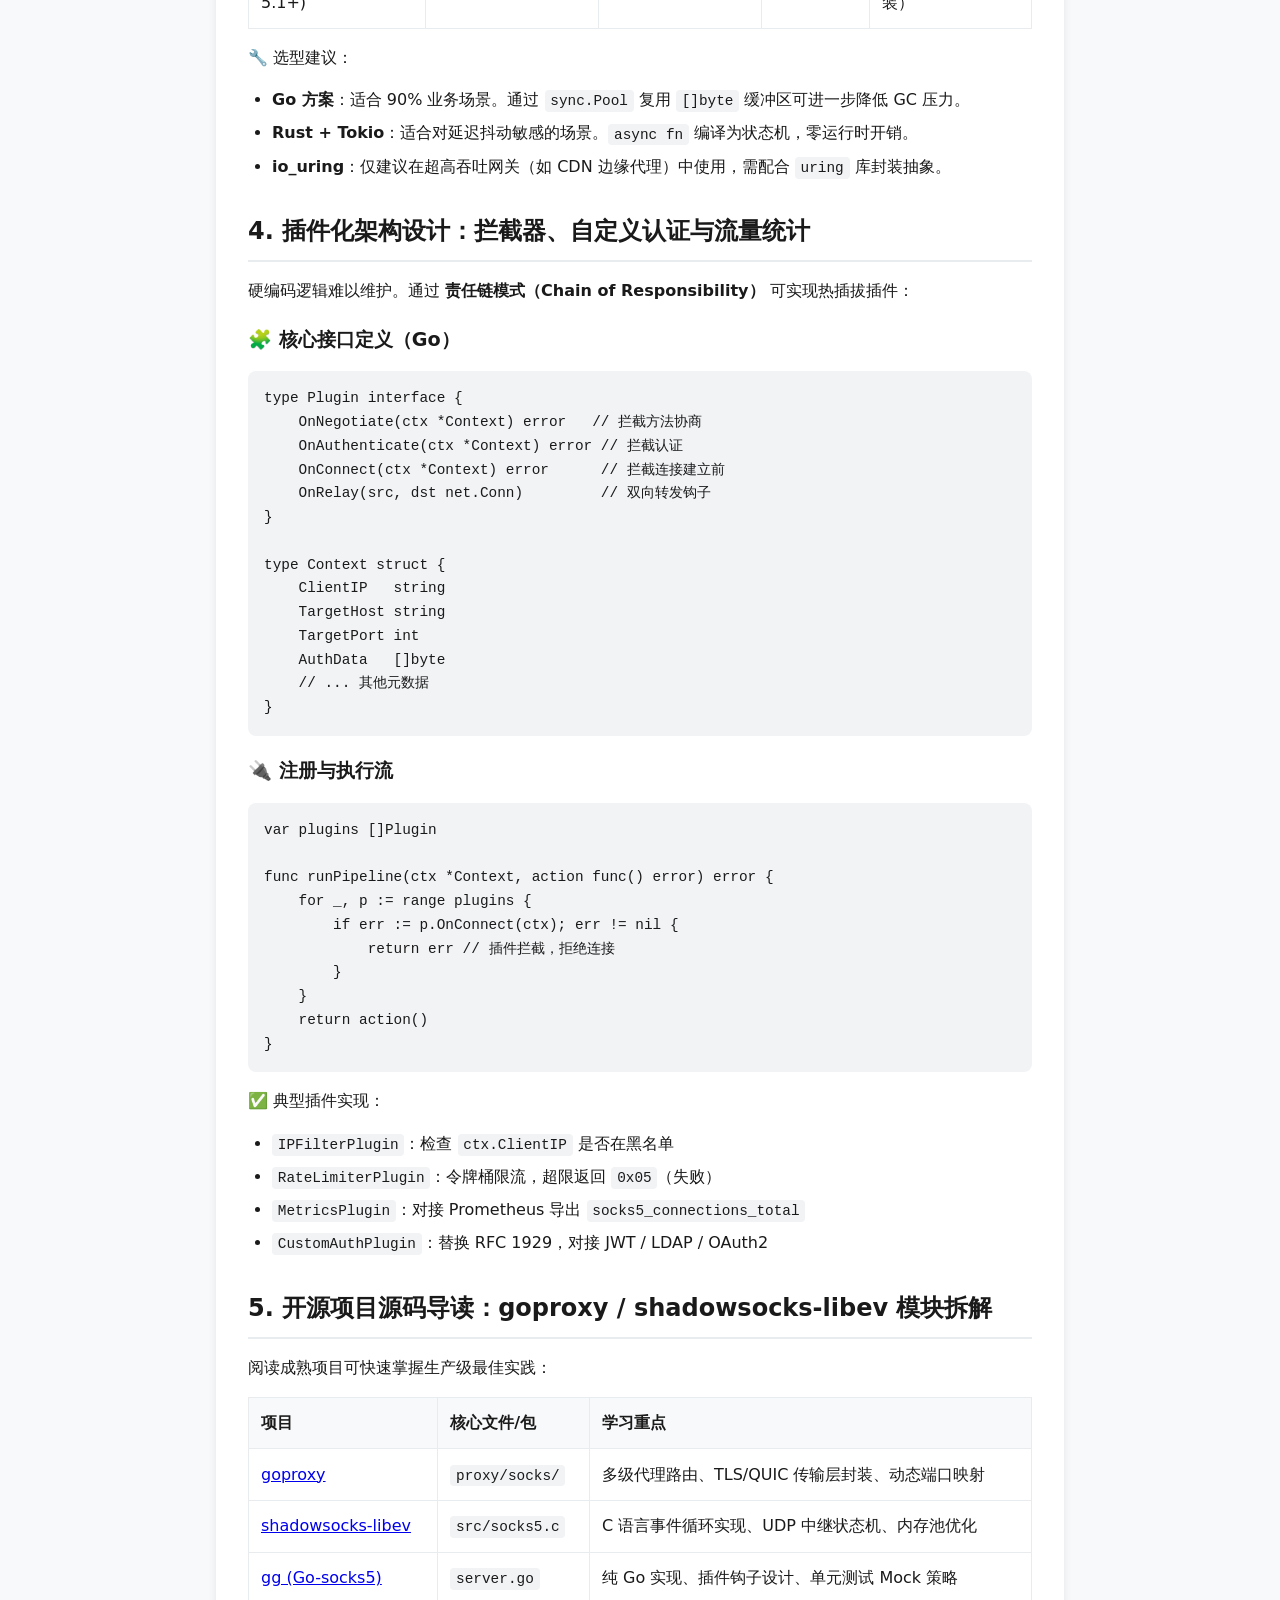
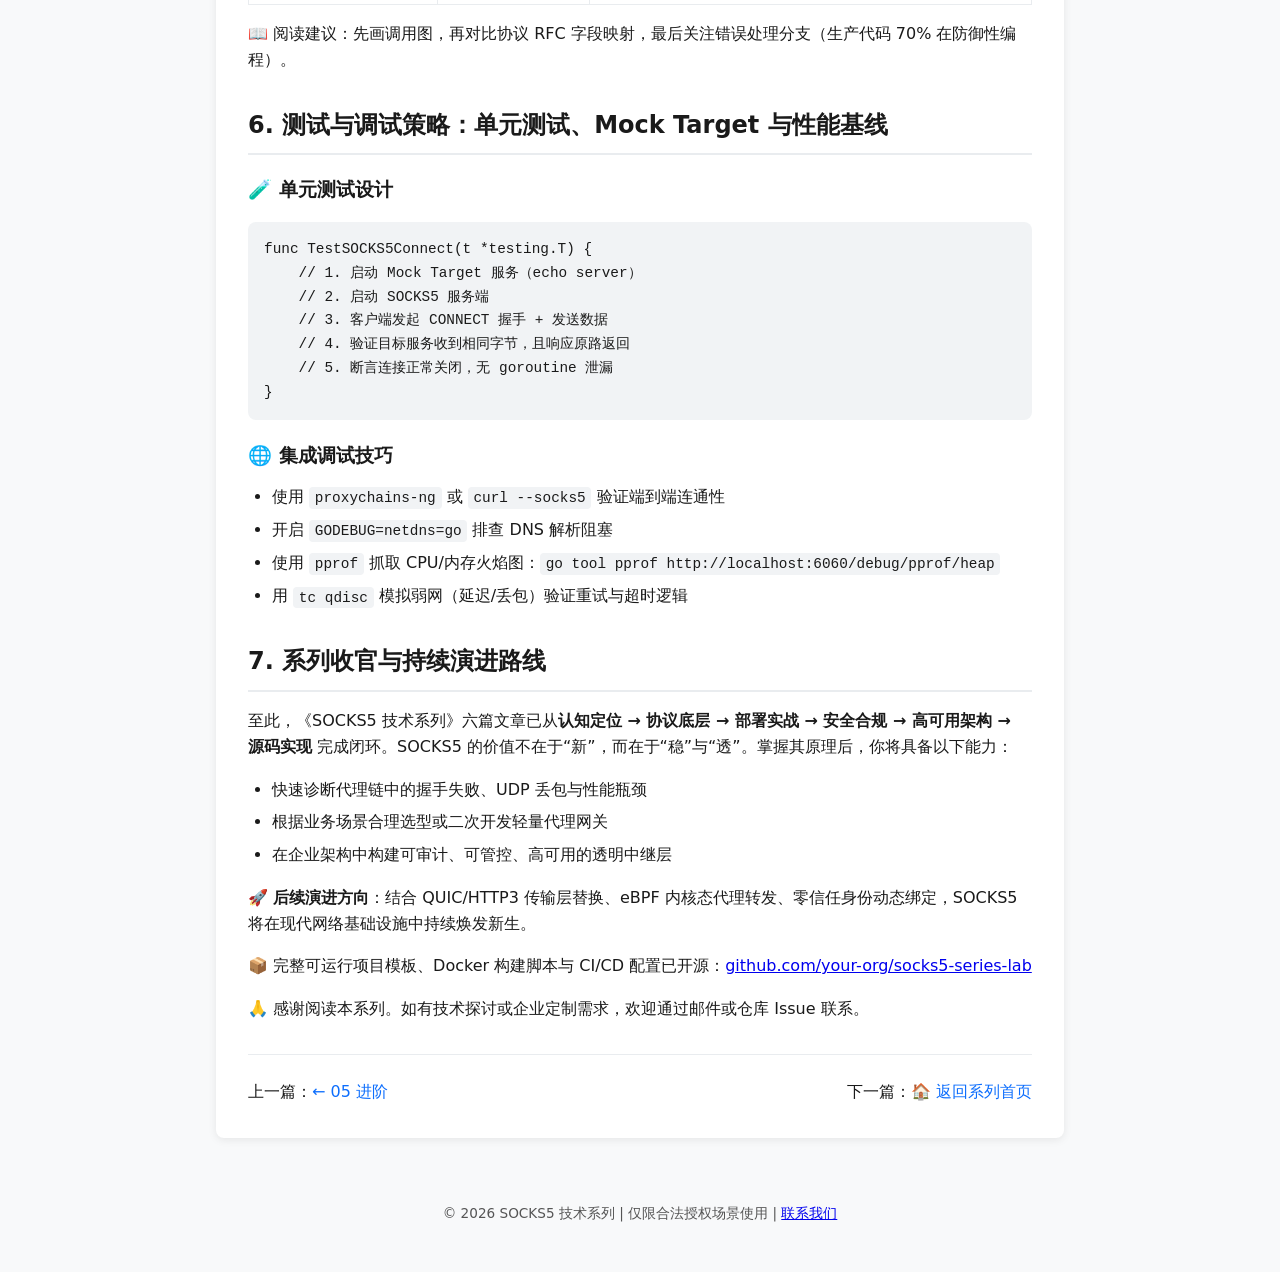
<file: socks5/06-implementation.html>
<!DOCTYPE html>
<html lang="zh-CN">
<head>
  <meta charset="UTF-8">
  <meta name="viewport" content="width=device-width, initial-scale=1.0">
  <title>搭建socks5代理 从零实现一个 SOCKS5 服务：并发模型与插件化设计 | SOCKS5 技术系列</title>
  <meta name="description" content="基于 Go/Rust 编写最小可运行 SOCKS5 服务端，解析异步 I/O 选型、插件扩展机制与开源项目源码导读，掌握协议实现核心。">
  <meta name="keywords" content="SOCKS5实现, Go网络编程, Rust异步, 插件化架构, epoll, io_uring, 代理开发, 源码解析, 并发模型">
  <meta name="author" content="你的姓名/团队">
  <meta name="robots" content="index, follow">
  <link rel="canonical" href="https://socks5-proxy.github.io/socks5/06-implementation.html">
  <link rel="prev" href="https://socks5-proxy.github.io/socks5/05-advanced.html">
  <link rel="next" href="https://socks5-proxy.github.io/socks5/">

  <!-- Open Graph / Twitter -->
  <meta property="og:type" content="article">
  <meta property="og:title" content="从零实现一个 SOCKS5 服务：并发模型与插件化设计">
  <meta property="og:description" content="基于 Go/Rust 编写最小可运行 SOCKS5 服务端，解析异步 I/O 选型、插件扩展机制与开源项目源码导读。">
  <meta property="og:url" content="https://socks5-proxy.github.io/socks5/06-implementation.html">
  <meta property="og:site_name" content="SOCKS5 技术系列">
  <meta name="twitter:card" content="summary_large_image">
  <meta name="twitter:title" content="从零实现一个 SOCKS5 服务：并发模型与插件化设计">

  <!-- 结构化数据 JSON-LD -->
  <script type="application/ld+json">
  {
    "@context": "https://schema.org",
    "@type": "Article",
    "headline": "从零实现一个 SOCKS5 服务：并发模型与插件化设计",
    "description": "基于 Go/Rust 编写最小可运行 SOCKS5 服务端，解析异步 I/O 选型、插件扩展机制与开源项目源码导读。",
    "image": "https://socks5-proxy.github.io/assets/socks5-cover.jpg",
    "author": { "@type": "Organization", "name": "你的团队" },
    "publisher": { "@type": "Organization", "name": "你的团队", "logo": { "@type": "ImageObject", "url": "https://socks5-proxy.github.io/logo.png" } },
    "datePublished": "2026-05-08",
    "dateModified": "2026-05-08",
    "mainEntityOfPage": { "@type": "WebPage", "@id": "https://socks5-proxy.github.io/socks5/06-implementation.html" }
  }
  </script>
  <link rel="stylesheet" href="style.css">
</head>
<body>
  <header class="site-header">
    <nav class="site-nav" aria-label="主导航">
      <a href="https://socks5-proxy.github.io/socks5/" class="site-logo">SOCKS5 技术系列</a>
      <div class="nav-links">
        <a href="/">免费socks5代理列表</a>
        <a href="01-overview.html">01 概述</a>
        <a href="02-protocol.html">02 协议</a>
        <a href="03-deployment.html">03 部署</a>
        <a href="04-security.html">04 安全</a>
        <a href="05-advanced.html">05 进阶</a>
        <a href="06-implementation.html" class="active">06 实现</a>
      </div>
    </nav>
  </header>

  <main>
    <article>
      <header>
        <h1>从零实现一个 SOCKS5 服务：并发模型与插件化设计</h1>
        <div class="meta">
          <time datetime="2026-05-08">发布于 2026-05-08</time>
          <span class="author">作者：你的姓名</span>
          <span class="tag">#源码实现 #Go编程 #Rust异步 #插件架构 #网络开发 #系列终章</span>
        </div>
      </header>

      <nav id="toc" aria-label="文章目录">
        <h2>📖 目录</h2>
        <ul>
          <li><a href="#stack">1. 技术栈选型：Go vs Rust vs Python 的权衡</a></li>
          <li><a href="#core">2. 最小可运行服务端：核心状态机代码实现</a></li>
          <li><a href="#concurrency">3. 并发模型对比：Goroutine vs Epoll vs io_uring</a></li>
          <li><a href="#plugin">4. 插件化架构设计：拦截器、自定义认证与流量统计</a></li>
          <li><a href="#opensource">5. 开源项目源码导读：goproxy / shadowsocks-libev 模块拆解</a></li>
          <li><a href="#testing">6. 测试与调试策略：单元测试、Mock Target 与性能基线</a></li>
          <li><a href="#summary">7. 系列收官与持续演进路线</a></li>
        </ul>
      </nav>

      <section id="stack">
        <h2>1. 技术栈选型：Go vs Rust vs Python 的权衡</h2>
        <p>实现 SOCKS5 网关的核心诉求是 <strong>高并发连接管理、低内存开销、易扩展</strong>。主流语言对比如下：</p>
        <table>
          <thead><tr><th>语言</th><th>并发模型</th><th>内存/安全</th><th>生态与部署</th><th>推荐指数</th></tr></thead>
          <tbody>
            <tr><td>Go</td><td>GMP 调度器 + Goroutine</td><td>GC 自动管理，偶发 STW</td><td>编译单二进制，云原生友好</td><td>⭐⭐⭐⭐⭐</td></tr>
            <tr><td>Rust</td><td>async/await + Tokio/Smol</td><td>零 GC，编译期内存安全</td><td>构建稍慢，性能极致，适合边缘节点</td><td>⭐⭐⭐⭐☆</td></tr>
            <tr><td>Python</td><td>asyncio + uvloop</td><td>GIL 限制，适合 IO 密集</td><td>开发快，但高并发下 CPU 瓶颈明显</td><td>⭐⭐☆☆☆</td></tr>
            <tr><td>C/C++</td><td>libevent / epoll 手动管理</td><td>指针风险，需严格审计</td><td>传统代理主力，但现代开发效率低</td><td>⭐⭐☆☆☆</td></tr>
          </tbody>
        </table>
        <p>本系列以 <strong>Go</strong> 为例展开实现，因其工程效率与生产验证最为均衡。Rust 实现逻辑完全映射，仅底层 I/O 抽象不同。</p>
      </section>

      <section id="core">
        <h2>2. 最小可运行服务端：核心状态机代码实现</h2>
        <p>以下代码实现 SOCKS5 <code>VER/METHODS</code> 协商与 <code>CONNECT</code> 命令转发。省略了 <code>BIND</code> 与 <code>UDP ASSOCIATE</code> 以保持聚焦，完整实现可参考文末仓库。</p>
        <pre><code>package main

import (
	"io"
	"log"
	"net"
)

func handleClient(conn net.Conn) {
	defer conn.Close()

	// 1. 读取客户端问候
	buf := make([]byte, 256)
	n, err := conn.Read(buf)
	if err != nil || n &lt; 2 || buf[0] != 0x05 {
		return // 非 SOCKS5 或解析失败
	}

	// 2. 协商认证方法（示例强制返回无认证 0x00）
	conn.Write([]byte{0x05, 0x00})

	// 3. 读取请求命令
	conn.Read(buf[:4])
	cmd := buf[1]
	atyp := buf[3]
	if cmd != 0x01 || atyp != 0x01 { // 仅演示 IPv4 CONNECT
		conn.Write([]byte{0x05, 0x07, 0x00, 0x01, 0,0,0,0, 0,0}) // 命令不支持
		return
	}

	// 4. 解析目标地址
	dstIP := net.IP(buf[4:8])
	dstPort := int(buf[8])&lt;&lt;8 | int(buf[9])
	targetAddr := net.JoinHostPort(dstIP.String(), fmt.Sprint(dstPort))

	// 5. 建立到目标的连接
	target, err := net.Dial("tcp", targetAddr)
	if err != nil {
		conn.Write([]byte{0x05, 0x05, 0x00, 0x01, 0,0,0,0, 0,0}) // 连接拒绝
		return
	}
	defer target.Close()

	// 6. 返回成功绑定地址（本地 0.0.0.0:0）
	conn.Write([]byte{0x05, 0x00, 0x00, 0x01, 0,0,0,0, 0,0})

	// 7. 双向透传
	go io.Copy(target, conn)
	io.Copy(conn, target)
}

func main() {
	lis, _ := net.Listen("tcp", ":1080")
	defer lis.Close()
	for {
		conn, _ := lis.Accept()
		go handleClient(conn)
	}
}</code></pre>
        <p>💡 关键点：SOCKS5 协议本质是 <strong>状态机 + 字节流转发</strong>。握手阶段严格控制协议版本，成功后即退化为纯 TCP 中继。生产实现需处理粘包、超时、地址解析与错误码映射。</p>
      </section>

      <section id="concurrency">
        <h2>3. 并发模型对比：Goroutine vs Epoll vs io_uring</h2>
        <p>代理服务的性能上限由 I/O 模型决定。三种主流范式对比：</p>
        <table>
          <thead><tr><th>模型</th><th>调度方式</th><th>上下文切换开销</th><th>适用连接量级</th><th>开发复杂度</th></tr></thead>
          <tbody>
            <tr><td>Goroutine (Go)</td><td>M:N 用户态调度</td><td>极低（KB 级栈）</td><td>10 万 ~ 百万</td><td>低（同步写法）</td></tr>
            <tr><td>Epoll (C/Rust lib)</td><td>事件循环 + 回调/状态机</td><td>低（用户态无栈切换）</td><td>5 万 ~ 50 万</td><td>高（需手动管理状态）</td></tr>
            <tr><td>io_uring (Linux 5.1+)</td><td>异步提交/完成队列</td><td>极低（内核旁路）</td><td>百万+</td><td>极高（需适配封装）</td></tr>
          </tbody>
        </table>
        <p>🔧 选型建议：</p>
        <ul>
          <li><strong>Go 方案</strong>：适合 90% 业务场景。通过 <code>sync.Pool</code> 复用 <code>[]byte</code> 缓冲区可进一步降低 GC 压力。</li>
          <li><strong>Rust + Tokio</strong>：适合对延迟抖动敏感的场景。<code>async fn</code> 编译为状态机，零运行时开销。</li>
          <li><strong>io_uring</strong>：仅建议在超高吞吐网关（如 CDN 边缘代理）中使用，需配合 <code>uring</code> 库封装抽象。</li>
        </ul>
      </section>

      <section id="plugin">
        <h2>4. 插件化架构设计：拦截器、自定义认证与流量统计</h2>
        <p>硬编码逻辑难以维护。通过 <strong>责任链模式（Chain of Responsibility）</strong> 可实现热插拔插件：</p>
        
        <h3>🧩 核心接口定义（Go）</h3>
        <pre><code>type Plugin interface {
    OnNegotiate(ctx *Context) error   // 拦截方法协商
    OnAuthenticate(ctx *Context) error // 拦截认证
    OnConnect(ctx *Context) error      // 拦截连接建立前
    OnRelay(src, dst net.Conn)         // 双向转发钩子
}

type Context struct {
    ClientIP   string
    TargetHost string
    TargetPort int
    AuthData   []byte
    // ... 其他元数据
}</code></pre>

        <h3>🔌 注册与执行流</h3>
        <pre><code>var plugins []Plugin

func runPipeline(ctx *Context, action func() error) error {
    for _, p := range plugins {
        if err := p.OnConnect(ctx); err != nil {
            return err // 插件拦截，拒绝连接
        }
    }
    return action()
}</code></pre>
        <p>✅ 典型插件实现：</p>
        <ul>
          <li><code>IPFilterPlugin</code>：检查 <code>ctx.ClientIP</code> 是否在黑名单</li>
          <li><code>RateLimiterPlugin</code>：令牌桶限流，超限返回 <code>0x05</code>（失败）</li>
          <li><code>MetricsPlugin</code>：对接 Prometheus 导出 <code>socks5_connections_total</code></li>
          <li><code>CustomAuthPlugin</code>：替换 RFC 1929，对接 JWT / LDAP / OAuth2</li>
        </ul>
      </section>

      <section id="opensource">
        <h2>5. 开源项目源码导读：goproxy / shadowsocks-libev 模块拆解</h2>
        <p>阅读成熟项目可快速掌握生产级最佳实践：</p>
        <table>
          <thead><tr><th>项目</th><th>核心文件/包</th><th>学习重点</th></tr></thead>
          <tbody>
            <tr><td><a href="https://github.com/snail007/goproxy" target="_blank" rel="noopener">goproxy</a></td><td><code>proxy/socks/</code></td><td>多级代理路由、TLS/QUIC 传输层封装、动态端口映射</td></tr>
            <tr><td><a href="https://github.com/shadowsocks/shadowsocks-libev" target="_blank" rel="noopener">shadowsocks-libev</a></td><td><code>src/socks5.c</code></td><td>C 语言事件循环实现、UDP 中继状态机、内存池优化</td></tr>
            <tr><td><a href="https://github.com/mzz2017/gg" target="_blank" rel="noopener">gg (Go-socks5)</a></td><td><code>server.go</code></td><td>纯 Go 实现、插件钩子设计、单元测试 Mock 策略</td></tr>
          </tbody>
        </table>
        <p>📖 阅读建议：先画调用图，再对比协议 RFC 字段映射，最后关注错误处理分支（生产代码 70% 在防御性编程）。</p>
      </section>

      <section id="testing">
        <h2>6. 测试与调试策略：单元测试、Mock Target 与性能基线</h2>
        <h3>🧪 单元测试设计</h3>
        <pre><code>func TestSOCKS5Connect(t *testing.T) {
    // 1. 启动 Mock Target 服务（echo server）
    // 2. 启动 SOCKS5 服务端
    // 3. 客户端发起 CONNECT 握手 + 发送数据
    // 4. 验证目标服务收到相同字节，且响应原路返回
    // 5. 断言连接正常关闭，无 goroutine 泄漏
}</code></pre>
        <h3>🌐 集成调试技巧</h3>
        <ul>
          <li>使用 <code>proxychains-ng</code> 或 <code>curl --socks5</code> 验证端到端连通性</li>
          <li>开启 <code>GODEBUG=netdns=go</code> 排查 DNS 解析阻塞</li>
          <li>使用 <code>pprof</code> 抓取 CPU/内存火焰图：<code>go tool pprof http://localhost:6060/debug/pprof/heap</code></li>
          <li>用 <code>tc qdisc</code> 模拟弱网（延迟/丢包）验证重试与超时逻辑</li>
        </ul>
      </section>

      <section id="summary">
        <h2>7. 系列收官与持续演进路线</h2>
        <p>至此，《SOCKS5 技术系列》六篇文章已从<strong>认知定位 → 协议底层 → 部署实战 → 安全合规 → 高可用架构 → 源码实现</strong> 完成闭环。SOCKS5 的价值不在于“新”，而在于“稳”与“透”。掌握其原理后，你将具备以下能力：</p>
        <ul>
          <li>快速诊断代理链中的握手失败、UDP 丢包与性能瓶颈</li>
          <li>根据业务场景合理选型或二次开发轻量代理网关</li>
          <li>在企业架构中构建可审计、可管控、高可用的透明中继层</li>
        </ul>
        <p>🚀 <strong>后续演进方向</strong>：结合 QUIC/HTTP3 传输层替换、eBPF 内核态代理转发、零信任身份动态绑定，SOCKS5 将在现代网络基础设施中持续焕发新生。</p>
        <p>📦 完整可运行项目模板、Docker 构建脚本与 CI/CD 配置已开源：<a href="https://github.com/your-org/socks5-series-lab" target="_blank" rel="noopener">github.com/your-org/socks5-series-lab</a></p>
        <p>🙏 感谢阅读本系列。如有技术探讨或企业定制需求，欢迎通过邮件或仓库 Issue 联系。</p>
      </section>

      <aside class="series-nav" aria-label="系列导航">
        <span>上一篇：<a href="05-advanced.html">← 05 进阶</a></span>
        <span>下一篇：<a href="index.html">🏠 返回系列首页</a></span>
      </aside>
    </article>
  </main>

  <footer>
    <p>© 2026 SOCKS5 技术系列 | 仅限合法授权场景使用 | <a href="mailto:contact@example.com">联系我们</a></p>
  </footer>
</body>
</html>
</file>
<file: socks5/style.css>
/* style.css */
:root {
  --bg: #f8f9fa;
  --surface: #ffffff;
  --text: #1a1a1a;
  --text-secondary: #555;
  --primary: #0d6efd;
  --primary-hover: #0b5ed7;
  --border: #e9ecef;
  --code-bg: #f1f3f5;
  --radius: 8px;
  --shadow: 0 2px 8px rgba(0,0,0,0.08);
  --font-sans: system-ui, -apple-system, "Segoe UI", Roboto, "Helvetica Neue", Arial, "Noto Sans", sans-serif;
  --font-mono: ui-monospace, SFMono-Regular, "SF Mono", Menlo, Consolas, "Liberation Mono", monospace;
  --max-width: 880px;
}

* { box-sizing: border-box; margin: 0; padding: 0; }
html { scroll-behavior: smooth; }
body {
  font-family: var(--font-sans);
  line-height: 1.65;
  color: var(--text);
  background: var(--bg);
  -webkit-font-smoothing: antialiased;
}

header.site-header {
  background: var(--surface);
  border-bottom: 1px solid var(--border);
  padding: 1rem 0;
  position: sticky; top: 0; z-index: 10;
}
.site-nav { max-width: var(--max-width); margin: 0 auto; padding: 0 1rem; display: flex; align-items: center; justify-content: space-between; }
.site-logo { font-weight: 700; font-size: 1.25rem; color: var(--primary); text-decoration: none; }
.nav-links { display: flex; gap: 1rem; }
.nav-links a { color: var(--text-secondary); text-decoration: none; font-size: 0.95rem; }
.nav-links a:hover, .nav-links a.active { color: var(--primary); text-decoration: underline; }

main { max-width: var(--max-width); margin: 2rem auto; padding: 0 1rem; }

article { background: var(--surface); padding: 2rem; border-radius: var(--radius); box-shadow: var(--shadow); }
article h1 { font-size: 2rem; margin-bottom: 0.5rem; line-height: 1.3; }
.meta { color: var(--text-secondary); font-size: 0.9rem; margin-bottom: 1.5rem; display: flex; gap: 1rem; flex-wrap: wrap; }
.meta time, .meta .author, .meta .tag { display: inline-flex; align-items: center; gap: 0.3rem; }

nav#toc { background: var(--bg); padding: 1rem; border-radius: var(--radius); margin: 1.5rem 0; border: 1px solid var(--border); }
nav#toc h2 { font-size: 1rem; margin-bottom: 0.5rem; }
nav#toc ul { list-style: none; padding-left: 1rem; }
nav#toc li { margin: 0.4rem 0; }
nav#toc a { color: var(--primary); text-decoration: none; font-size: 0.95rem; }
nav#toc a:hover { text-decoration: underline; }

section { margin: 2rem 0; }
section h2 { font-size: 1.5rem; margin: 1.5rem 0 1rem; padding-bottom: 0.5rem; border-bottom: 2px solid var(--border); }
section h3 { font-size: 1.2rem; margin: 1.2rem 0 0.8rem; }
p { margin-bottom: 1rem; }
ul, ol { margin: 0 0 1rem 1.5rem; }
li { margin-bottom: 0.4rem; }

code { background: var(--code-bg); padding: 0.2em 0.4em; border-radius: 4px; font-family: var(--font-mono); font-size: 0.9em; }
pre { background: var(--code-bg); padding: 1rem; border-radius: var(--radius); overflow-x: auto; margin: 1rem 0; }
pre code { background: none; padding: 0; }

table { width: 100%; border-collapse: collapse; margin: 1rem 0; }
th, td { padding: 0.75rem; border: 1px solid var(--border); text-align: left; }
th { background: var(--bg); font-weight: 600; }

aside.series-nav {
  margin-top: 2rem; padding-top: 1.5rem; border-top: 1px solid var(--border);
  display: flex; justify-content: space-between; flex-wrap: wrap; gap: 1rem;
}
aside.series-nav a { color: var(--primary); text-decoration: none; font-weight: 500; }
aside.series-nav a:hover { text-decoration: underline; }

footer { text-align: center; padding: 2rem 1rem; color: var(--text-secondary); font-size: 0.85rem; }

@media (max-width: 600px) {
  article { padding: 1.25rem; }
  article h1 { font-size: 1.6rem; }
  .nav-links { display: none; }
}
</file>
